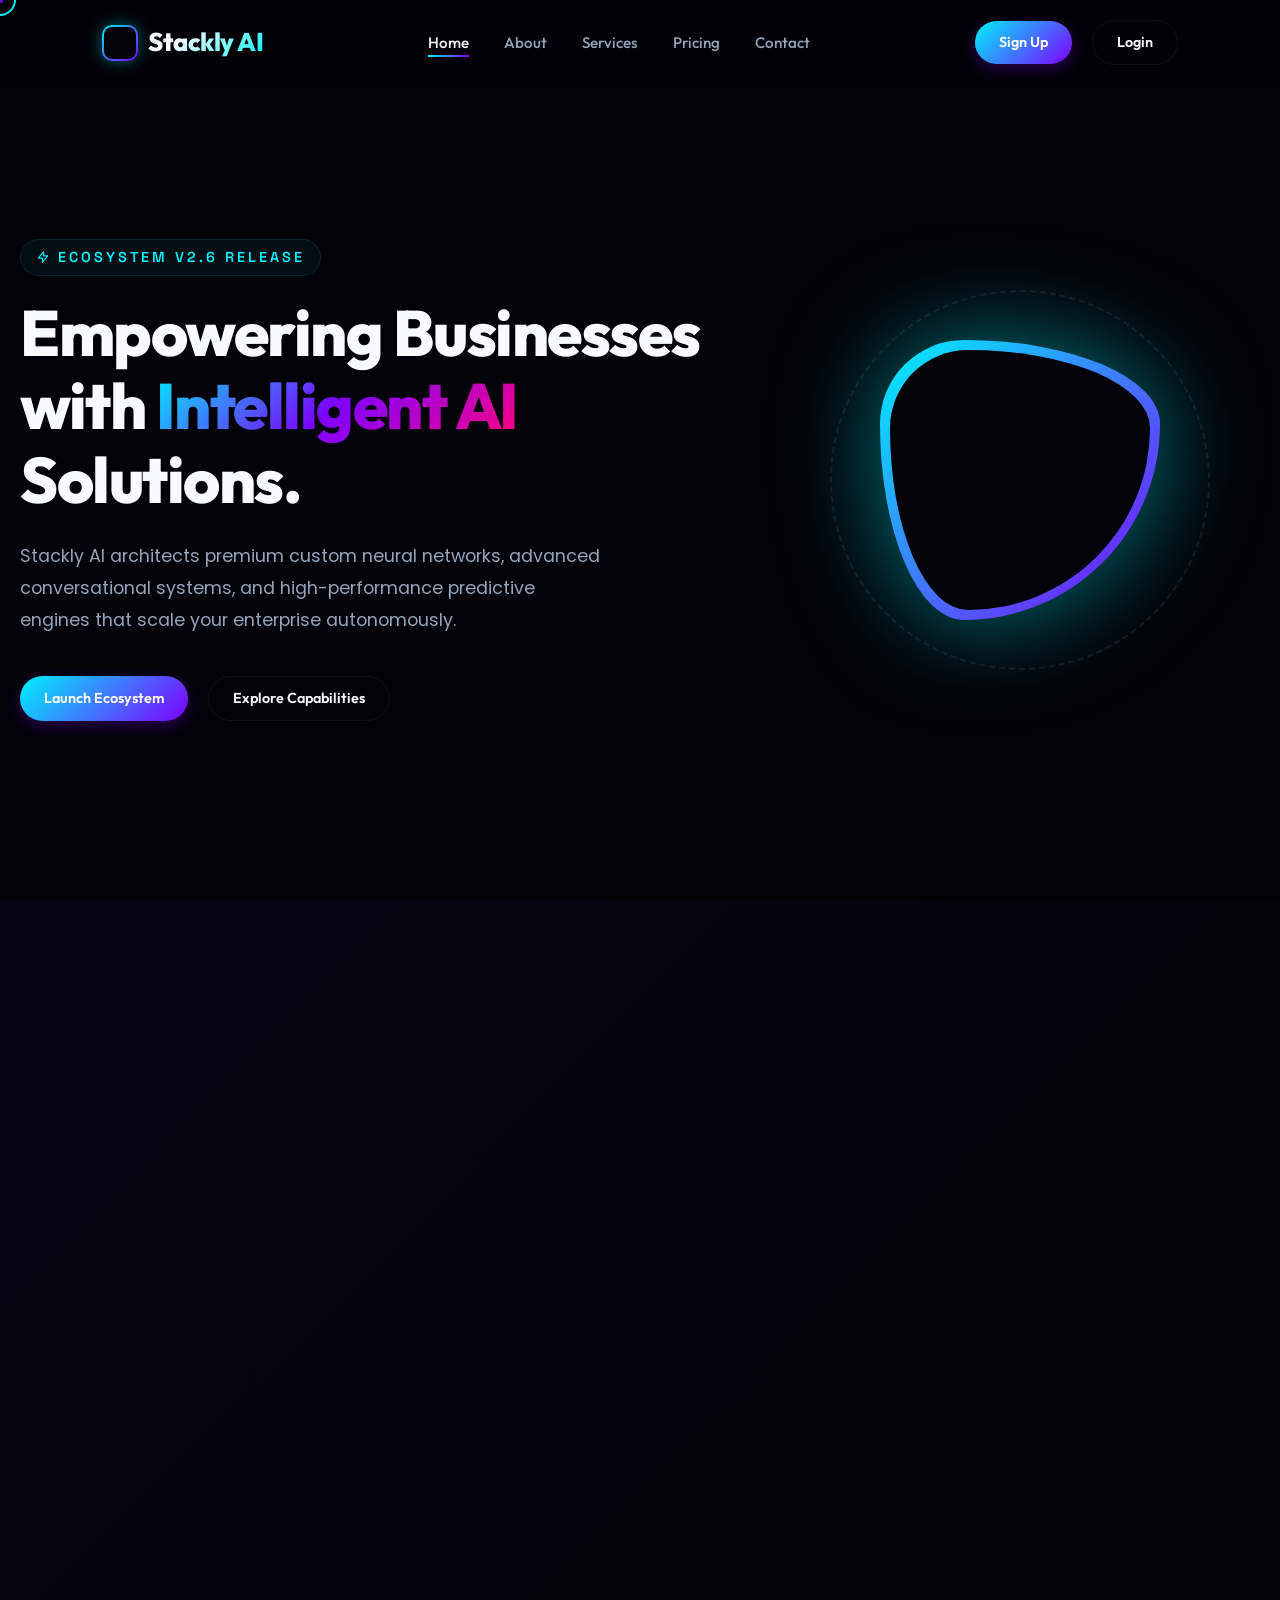
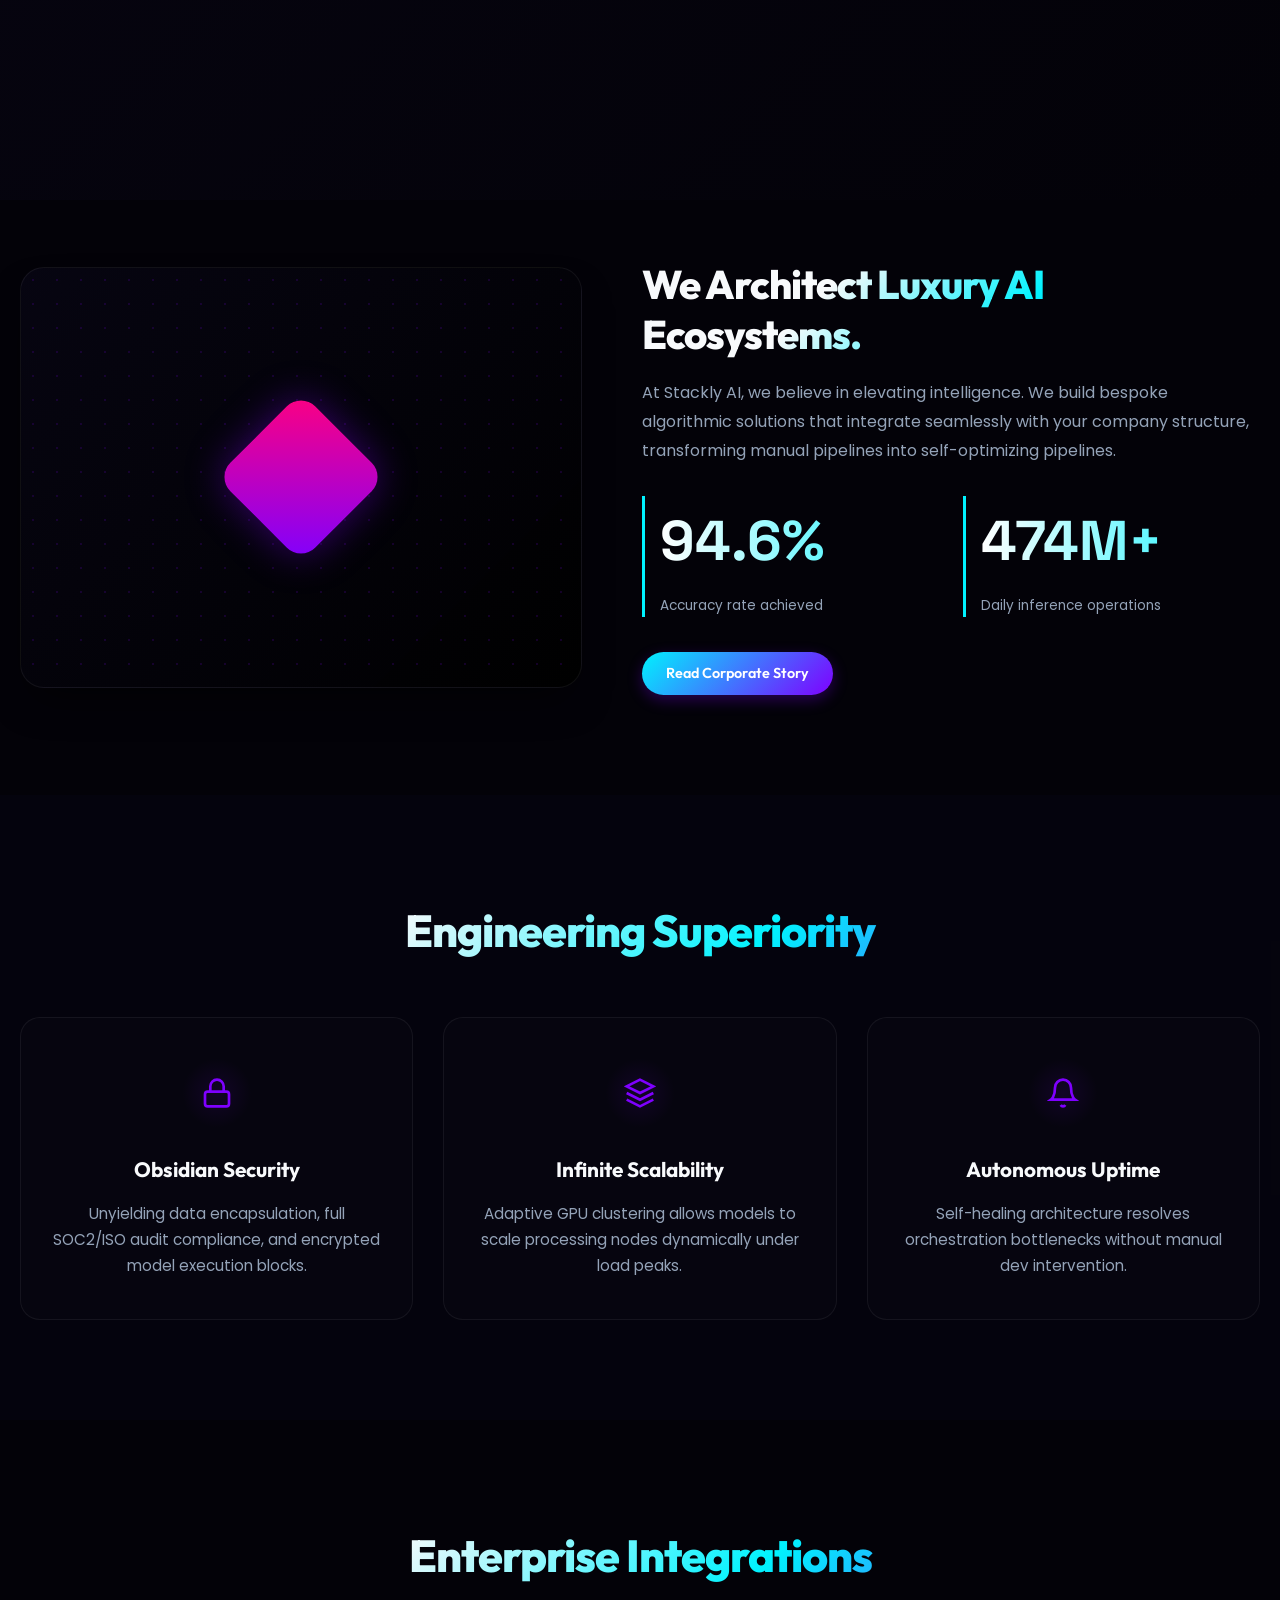
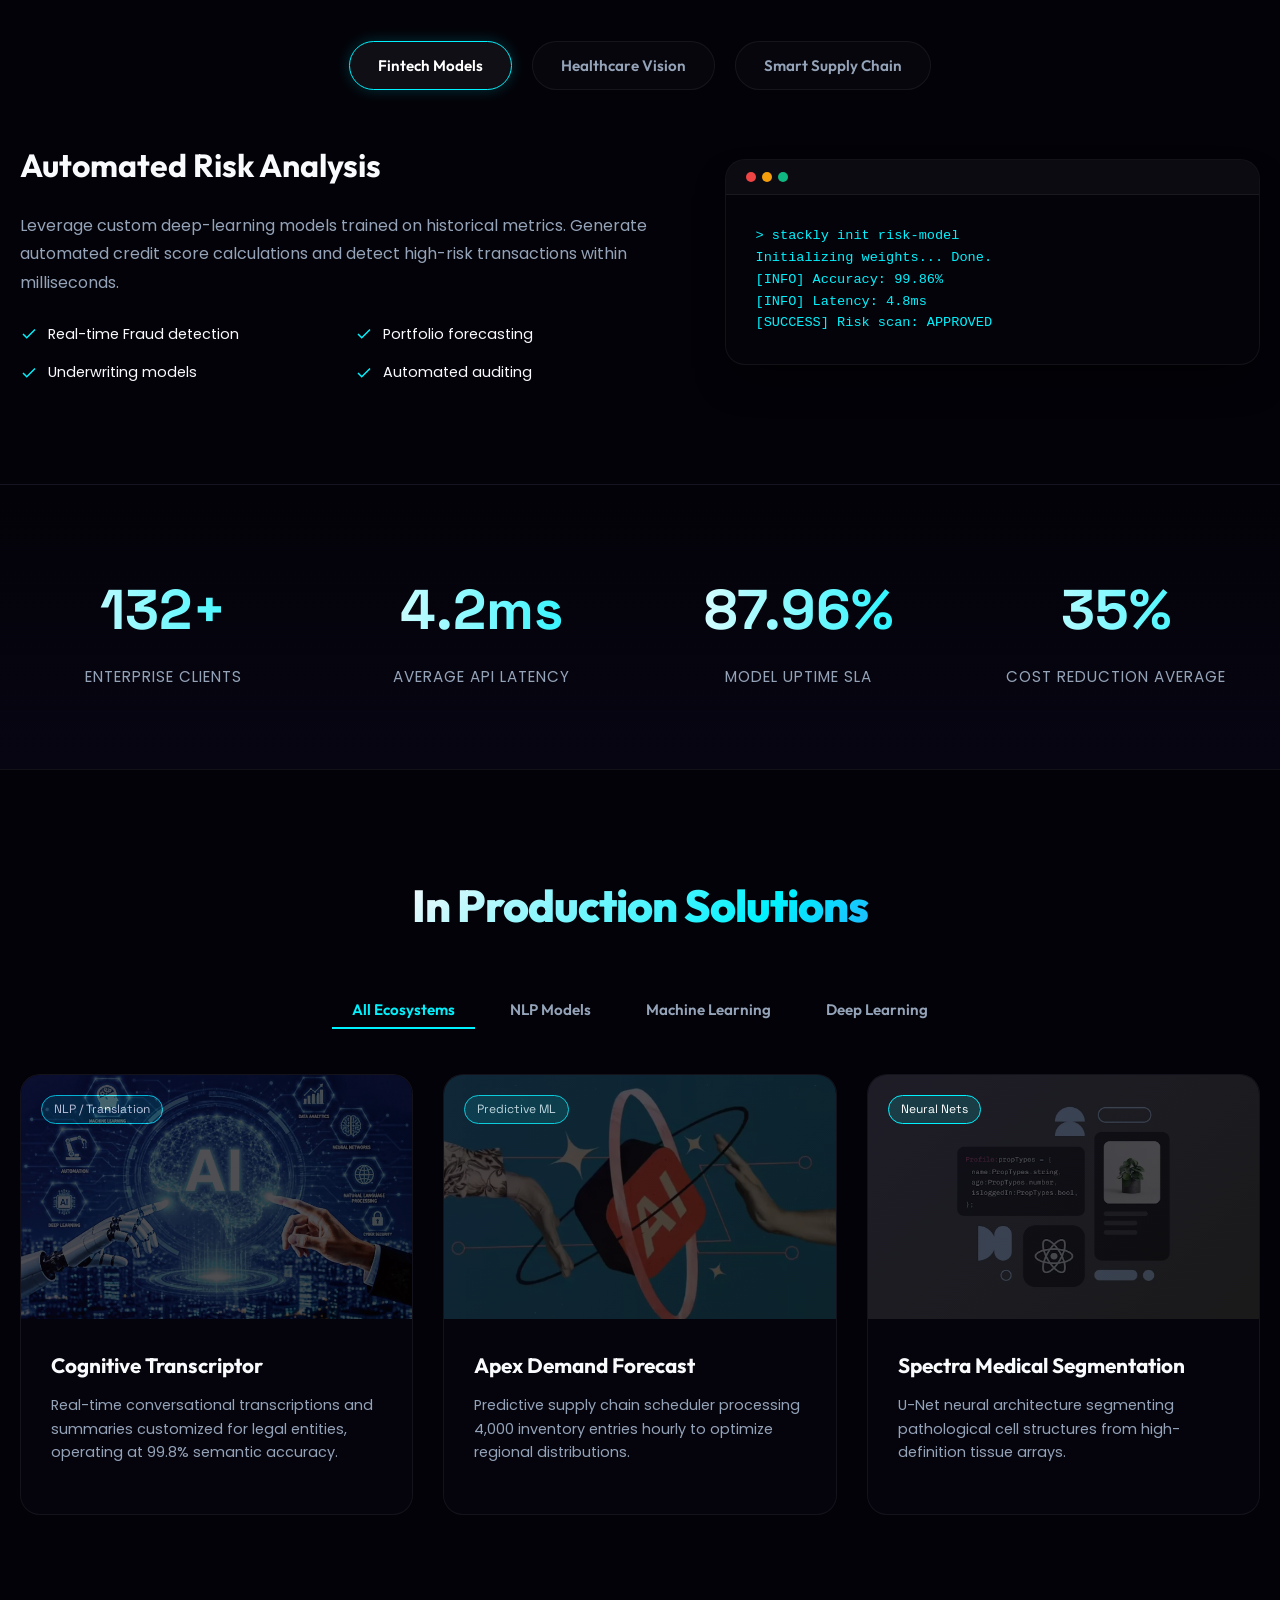
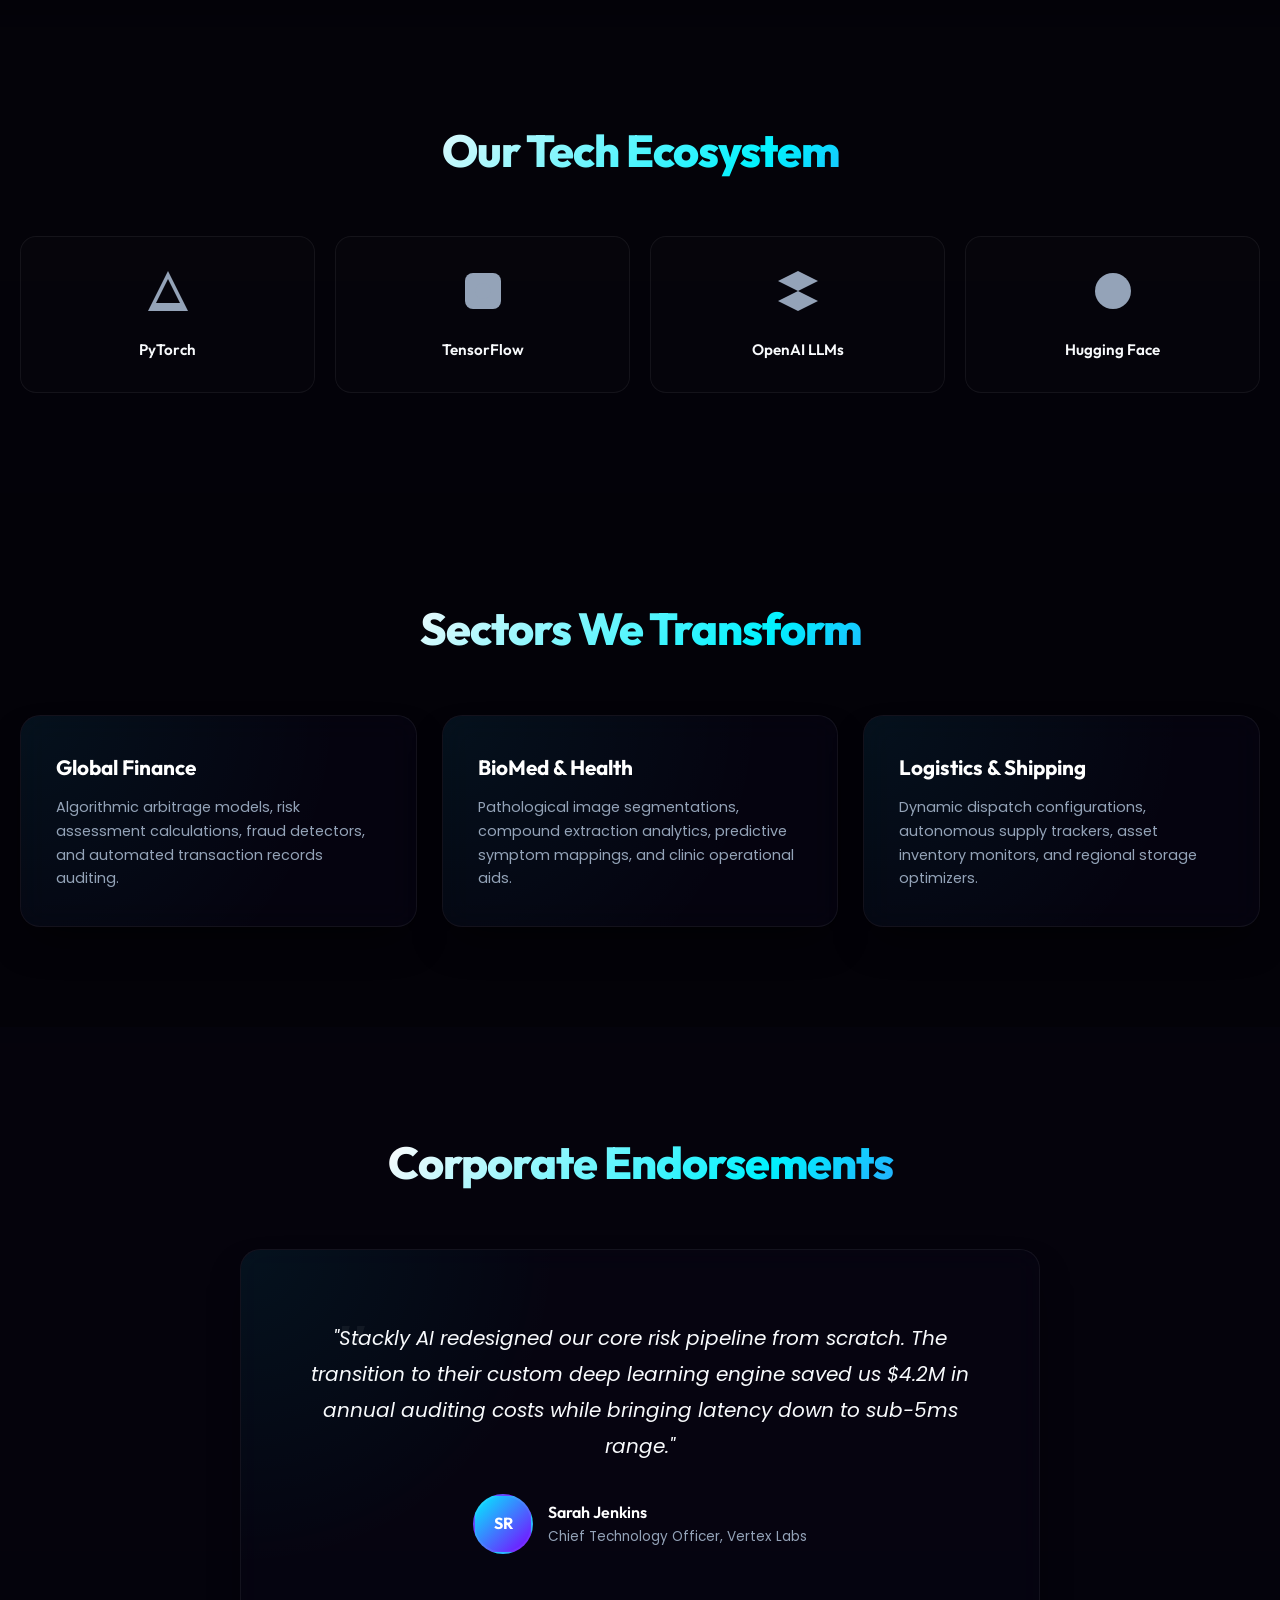
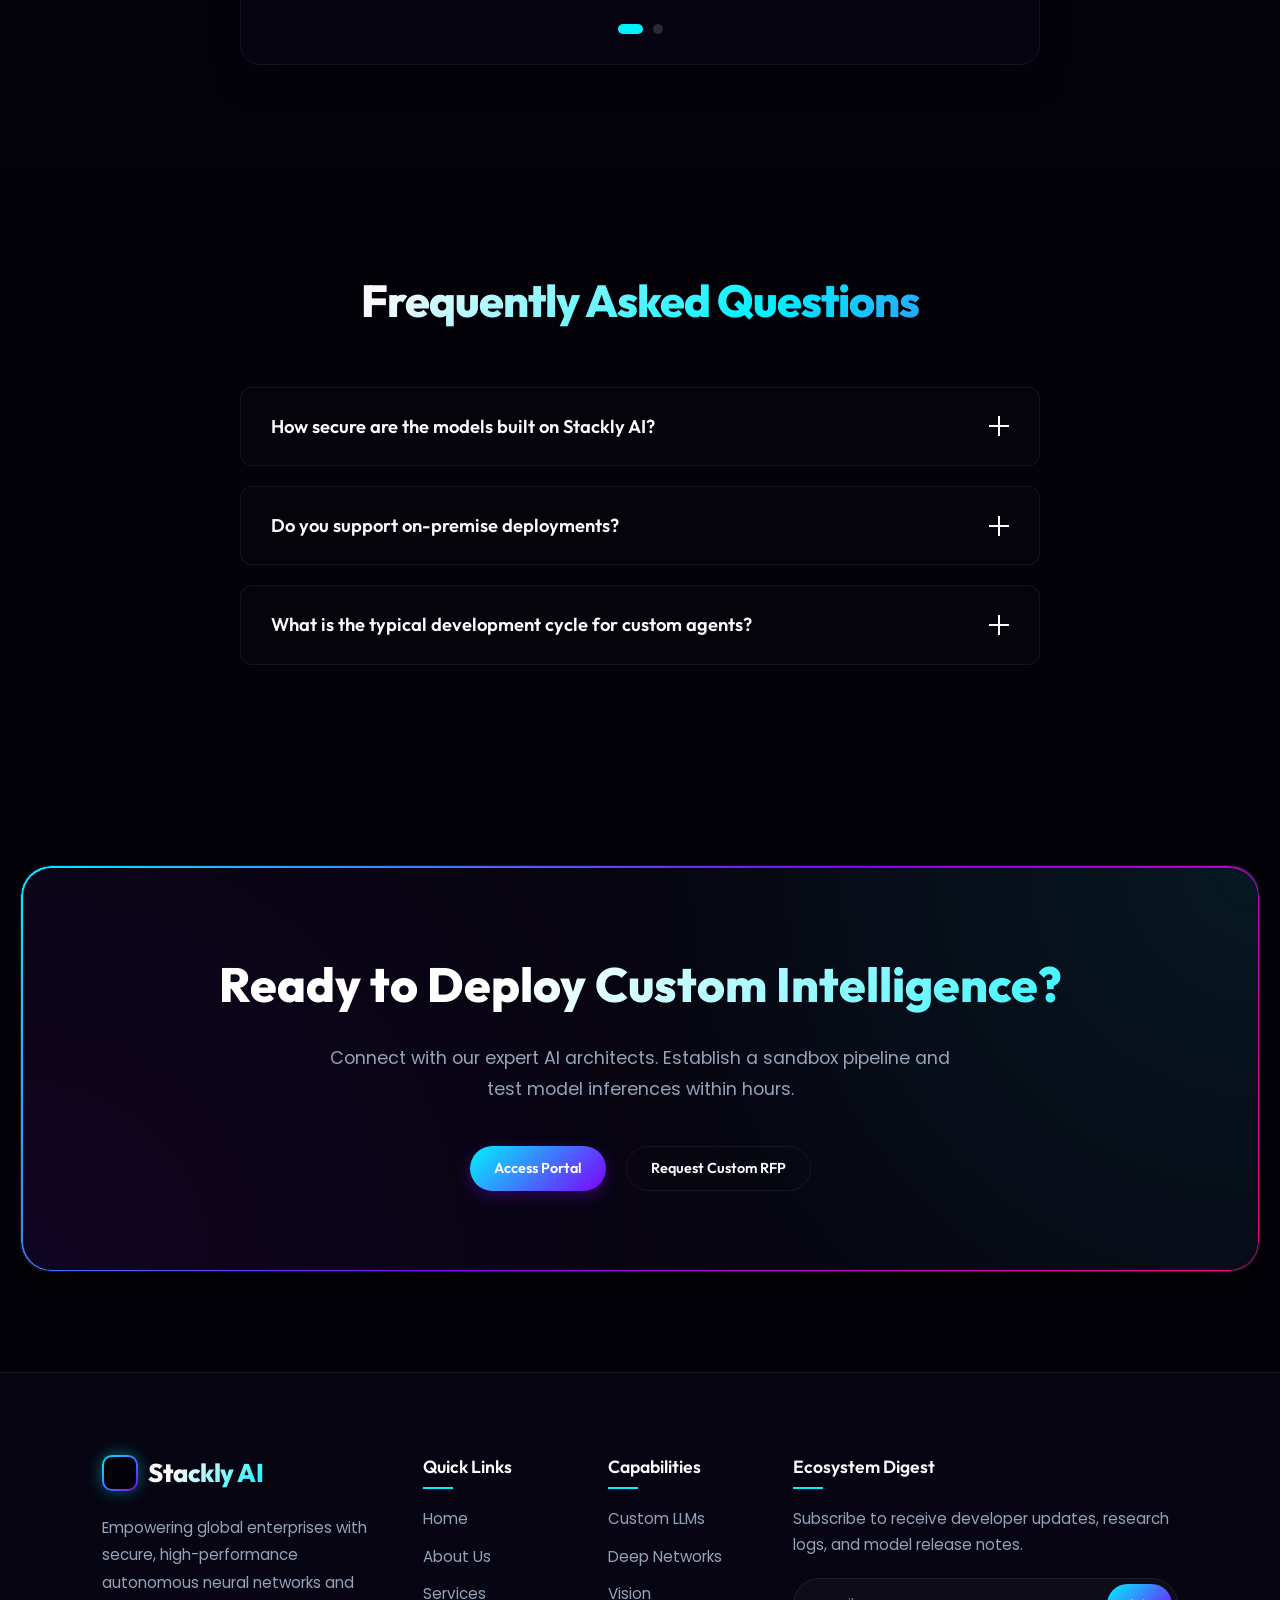
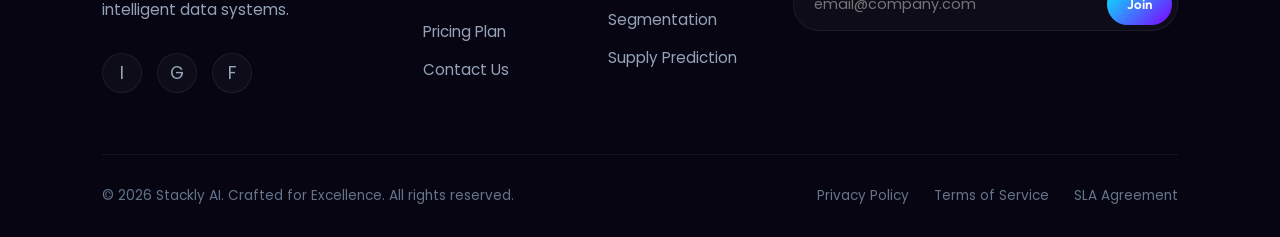
<file: index.html>
<!DOCTYPE html>
<html lang="en">
<head>
    <meta charset="UTF-8">
    <meta name="viewport" content="width=device-width, initial-scale=1.0">
    <title>Stackly AI | Empowering Businesses with Intelligent AI Solutions</title>
    
    <!-- SEO Optimization Meta Tags -->
    <meta name="description" content="Stackly AI is a world-class luxury AI agency delivering deep learning, custom chatbots, and neural network automations for modern enterprises.">
    <meta name="keywords" content="AI Agency, Machine Learning, Deep Learning, Natural Language Processing, Computer Vision, Stackly AI">
    <meta name="author" content="Stackly AI Team">
    
    <!-- Open Graph Metadata -->
    <meta property="og:title" content="Stackly AI | Premium AI Solutions">
    <meta property="og:description" content="Discover Awwwards-quality autonomous neural network automation and advanced predictive analytics.">
    <meta property="og:image" content="assets/webp/hero-bg.webp">
    <meta property="og:url" content="index.html">
    <meta property="og:type" content="website">

    <!-- Twitter Card Metadata -->
    <meta name="twitter:card" content="summary_large_image">
    <meta name="twitter:title" content="Stackly AI | Luxury AI Integrations">
    <meta name="twitter:description" content="Empowering Businesses with Intelligent AI Solutions.">
    
    <!-- Stylesheets -->
    <link rel="stylesheet" href="assets/css/global.css">
    <link rel="stylesheet" href="assets/css/home.css">
</head>
<body>

    <!-- Scroll Progress Indicator -->
    <div class="scroll-progress-bar"></div>

    <!-- Page Loading Animation Screen -->
    <div class="loader-wrapper">
        <div class="loader">
            <div class="loader-ring"></div>
            <div class="loader-ring"></div>
            <div class="loader-ring"></div>
        </div>
        <div class="loader-text">STACKLY.AI</div>
    </div>

    <!-- Page Transition Sliding Overlay -->
    <div class="page-transition-overlay"></div>

    <!-- Custom Glowing Cursor -->
    <div class="custom-cursor"></div>
    <div class="custom-cursor-dot"></div>

    <!-- Ambient particles backdrop -->
    <canvas id="particles-canvas"></canvas>
    <div class="bg-mesh">
        <div class="ambient-blob ambient-blob-1"></div>
        <div class="ambient-blob ambient-blob-2"></div>
        <div class="ambient-blob ambient-blob-3"></div>
    </div>

    <!-- Navigation Header -->
    <header class="navbar">
        <a href="index.html" class="nav-logo">
            <div class="logo-icon">
                <svg viewBox="0 0 24 24">
                    <path d="M12 2L2 7l10 5 10-5-10-5zM2 17l10 5 10-5M2 12l10 5 10-5"/>
                </svg>
            </div>
            <span>Stackly AI</span>
        </a>
        <button class="hamburger" aria-label="Toggle Navigation menu">
            <span></span><span></span><span></span><span></span>
        </button>
        <ul class="nav-links">
            <li><a href="index.html" class="active">Home</a></li>
            <li><a href="about.html">About</a></li>
            <li><a href="services.html">Services</a></li>
            <li><a href="pricing.html">Pricing</a></li>
            <li><a href="contact.html">Contact</a></li>
            <li class="nav-actions-mobile">
                <a href="signup.html" class="btn-premium glow">Sign Up</a>
                <a href="login.html" class="btn-premium ghost">Login</a>
            </li>
        </ul>
        <div class="nav-actions">
            <a href="signup.html" class="btn-premium glow">Sign Up</a>
            <a href="login.html" class="btn-premium ghost">Login</a>
        </div>
    </header>

    <!-- SECTION 1: HERO -->
    <section class="hero-section container-width" id="hero">
        <div class="hero-grid">
            <div class="hero-content reveal-left">
                <div class="hero-tagline">
                    <svg style="width: 14px; height: 14px;" fill="none" stroke="currentColor" viewBox="0 0 24 24"><path stroke-linecap="round" stroke-linejoin="round" stroke-width="2" d="M13 10V3L4 14h7v7l9-11h-7z"/></svg>
                    Ecosystem V2.6 Release
                </div>
                <h1 class="hero-title">
                    Empowering Businesses with <span>Intelligent AI</span> Solutions.
                </h1>
                <p class="hero-desc">
                    Stackly AI architects premium custom neural networks, advanced conversational systems, and high-performance predictive engines that scale your enterprise autonomously.
                </p>
                <div class="hero-btns">
                    <a href="signup.html" class="btn-premium glow">Launch Ecosystem</a>
                    <a href="services.html" class="btn-premium ghost">Explore Capabilities</a>
                </div>
            </div>
            <div class="hero-visual reveal-right">
                <div class="hero-glow-ring"></div>
                <div class="hero-crystal" data-tilt>
                    <div class="hero-crystal-inner">
                        <svg viewBox="0 0 24 24">
                            <path d="M12 2L2 7l10 5 10-5-10-5zM2 17l10 5 10-5M2 12l10 5 10-5"/>
                        </svg>
                    </div>
                </div>
            </div>
        </div>
    </section>

    <!-- SECTION 2: TRUSTED COMPANIES (INFINITE SCROLL MARQUEE) -->
    <section class="trusted-section">
        <div class="marquee-container">
            <div class="marquee-content">
                <!-- Logos Row 1 -->
                <div class="marquee-item"><svg viewBox="0 0 24 24"><path d="M12 2L2 22h20L12 2z"/></svg>Vertex Labs</div>
                <div class="marquee-item"><svg viewBox="0 0 24 24"><path d="M12 2L2 7l10 5 10-5-10-5z"/></svg>Apex Systems</div>
                <div class="marquee-item"><svg viewBox="0 0 24 24"><circle cx="12" cy="12" r="10"/></svg>Neural Link</div>
                <div class="marquee-item"><svg viewBox="0 0 24 24"><path d="M3 3h18v18H3V3z"/></svg>Aether Corp</div>
                <div class="marquee-item"><svg viewBox="0 0 24 24"><path d="M12 2l3.09 6.26L22 9.27l-5 4.87 1.18 6.88L12 17.77l-6.18 3.25L7 14.14 2 9.27l6.91-1.01L12 2z"/></svg>Chronos Group</div>
                <!-- Duplicate for seamless scrolling loop -->
                <div class="marquee-item"><svg viewBox="0 0 24 24"><path d="M12 2L2 22h20L12 2z"/></svg>Vertex Labs</div>
                <div class="marquee-item"><svg viewBox="0 0 24 24"><path d="M12 2L2 7l10 5 10-5-10-5z"/></svg>Apex Systems</div>
                <div class="marquee-item"><svg viewBox="0 0 24 24"><circle cx="12" cy="12" r="10"/></svg>Neural Link</div>
                <div class="marquee-item"><svg viewBox="0 0 24 24"><path d="M3 3h18v18H3V3z"/></svg>Aether Corp</div>
                <div class="marquee-item"><svg viewBox="0 0 24 24"><path d="M12 2l3.09 6.26L22 9.27l-5 4.87 1.18 6.88L12 17.77l-6.18 3.25L7 14.14 2 9.27l6.91-1.01L12 2z"/></svg>Chronos Group</div>
            </div>
        </div>
    </section>

    <!-- SECTION 3: AI SERVICES -->
    <section class="services-section container-width" id="services">
        <h2 class="section-title reveal">Key AI Capacities</h2>
        <div class="services-grid">
            
            <!-- Service 1 -->
            <div class="glass-card service-card reveal-left" data-tilt>
                <div>
                    <div class="service-icon">
                        <svg viewBox="0 0 24 24" width="24" height="24" fill="none" stroke="currentColor" stroke-width="2"><path d="M21 15a2 2 0 0 1-2 2H7l-4 4V5a2 2 0 0 1 2-2h14a2 2 0 0 1 2 2z"/></svg>
                    </div>
                    <h3>Autonomous Agents</h3>
                    <p>Conversational LLM bots customized for dynamic workflows, ticketing, sales pipelines, and active customer feedback matching.</p>
                </div>
                <a href="services.html" class="service-link">
                    Explore Chatbots
                    <svg fill="none" stroke="currentColor" viewBox="0 0 24 24"><path stroke-linecap="round" stroke-linejoin="round" stroke-width="2" d="M9 5l7 7-7 7"/></svg>
                </a>
            </div>

            <!-- Service 2 -->
            <div class="glass-card service-card reveal" data-tilt>
                <div>
                    <div class="service-icon">
                        <svg viewBox="0 0 24 24" width="24" height="24" fill="none" stroke="currentColor" stroke-width="2"><path d="M22 12h-4l-3 9L9 3l-3 9H2"/></svg>
                    </div>
                    <h3>Predictive Modeling</h3>
                    <p>Advanced regression models, classification networks, and tabular metrics processing to predict consumer trends and revenues.</p>
                </div>
                <a href="services.html" class="service-link">
                    Explore ML Systems
                    <svg fill="none" stroke="currentColor" viewBox="0 0 24 24"><path stroke-linecap="round" stroke-linejoin="round" stroke-width="2" d="M9 5l7 7-7 7"/></svg>
                </a>
            </div>

            <!-- Service 3 -->
            <div class="glass-card service-card reveal-right" data-tilt>
                <div>
                    <div class="service-icon">
                        <svg viewBox="0 0 24 24" width="24" height="24" fill="none" stroke="currentColor" stroke-width="2"><rect x="3" y="3" width="18" height="18" rx="2" ry="2"/><circle cx="8.5" cy="8.5" r="1.5"/><polyline points="21 15 16 10 5 21"/></svg>
                    </div>
                    <h3>Computer Vision</h3>
                    <p>Real-time visual node tracking, anomaly identification, safety monitoring, and facial analytics designed for cloud platforms.</p>
                </div>
                <a href="services.html" class="service-link">
                    Explore Vision
                    <svg fill="none" stroke="currentColor" viewBox="0 0 24 24"><path stroke-linecap="round" stroke-linejoin="round" stroke-width="2" d="M9 5l7 7-7 7"/></svg>
                </a>
            </div>

        </div>
    </section>

    <!-- SECTION 4: ABOUT PREVIEW -->
    <section class="about-preview container-width">
        <div class="about-preview-grid">
            <div class="preview-visual reveal-left">
                <div class="preview-mesh"></div>
                <div class="preview-object"></div>
            </div>
            <div class="about-content reveal-right">
                <h2 class="section-title" style="text-align: left; margin-bottom: 20px;">We Architect Luxury AI Ecosystems.</h2>
                <p>
                    At Stackly AI, we believe in elevating intelligence. We build bespoke algorithmic solutions that integrate seamlessly with your company structure, transforming manual pipelines into self-optimizing pipelines.
                </p>
                
                <div class="metrics-list">
                    <div class="metric-item">
                        <div class="metric-num stat-number" data-target="99.8" data-decimals="1" data-suffix="%">0.0%</div>
                        <div class="metric-lbl">Accuracy rate achieved</div>
                    </div>
                    <div class="metric-item">
                        <div class="metric-num stat-number" data-target="500" data-suffix="M+">0M+</div>
                        <div class="metric-lbl">Daily inference operations</div>
                    </div>
                </div>

                <a href="about.html" class="btn-premium glow">Read Corporate Story</a>
            </div>
        </div>
    </section>

    <!-- SECTION 5: WHY CHOOSE US -->
    <section class="choose-section container-width">
        <h2 class="section-title reveal">Engineering Superiority</h2>
        <div class="choose-grid">
            
            <div class="choose-card reveal-left">
                <div class="choose-card-icon">
                    <svg viewBox="0 0 24 24" fill="none" stroke="currentColor" stroke-width="2"><rect x="3" y="11" width="18" height="11" rx="2" ry="2"/><path d="M7 11V7a5 5 0 0 1 10 0v4"/></svg>
                </div>
                <h3>Obsidian Security</h3>
                <p>Unyielding data encapsulation, full SOC2/ISO audit compliance, and encrypted model execution blocks.</p>
            </div>

            <div class="choose-card reveal">
                <div class="choose-card-icon">
                    <svg viewBox="0 0 24 24" fill="none" stroke="currentColor" stroke-width="2"><polygon points="12 2 2 7 12 12 22 7 12 2"/><polyline points="2 17 12 22 22 17"/><polyline points="2 12 12 17 22 12"/></svg>
                </div>
                <h3>Infinite Scalability</h3>
                <p>Adaptive GPU clustering allows models to scale processing nodes dynamically under load peaks.</p>
            </div>

            <div class="choose-card reveal-right">
                <div class="choose-card-icon">
                    <svg viewBox="0 0 24 24" fill="none" stroke="currentColor" stroke-width="2"><path d="M18 8A6 6 0 0 0 6 8c0 7-3 9-3 9h18s-3-2-3-9"/><path d="M13.73 21a2 2 0 0 1-3.46 0"/></svg>
                </div>
                <h3>Autonomous Uptime</h3>
                <p>Self-healing architecture resolves orchestration bottlenecks without manual dev intervention.</p>
            </div>

        </div>
    </section>

    <!-- SECTION 6: AI SOLUTIONS (TABS SWITCHER) -->
    <section class="solutions-section container-width">
        <h2 class="section-title reveal">Enterprise Integrations</h2>
        
        <!-- Tab navigation -->
        <div class="tab-nav reveal">
            <button class="tab-btn active" data-tab="fintech">Fintech Models</button>
            <button class="tab-btn" data-tab="health">Healthcare Vision</button>
            <button class="tab-btn" data-tab="logistics">Smart Supply Chain</button>
        </div>

        <!-- Tab 1: Fintech -->
        <div class="tab-content active" id="fintech">
            <div class="solution-layout">
                <div class="solution-details reveal-left">
                    <h3>Automated Risk Analysis</h3>
                    <p>Leverage custom deep-learning models trained on historical metrics. Generate automated credit score calculations and detect high-risk transactions within milliseconds.</p>
                    <ul class="solution-features">
                        <li><svg viewBox="0 0 24 24" fill="none" stroke="currentColor" stroke-width="2"><polyline points="20 6 9 17 4 12"/></svg>Real-time Fraud detection</li>
                        <li><svg viewBox="0 0 24 24" fill="none" stroke="currentColor" stroke-width="2"><polyline points="20 6 9 17 4 12"/></svg>Portfolio forecasting</li>
                        <li><svg viewBox="0 0 24 24" fill="none" stroke="currentColor" stroke-width="2"><polyline points="20 6 9 17 4 12"/></svg>Underwriting models</li>
                        <li><svg viewBox="0 0 24 24" fill="none" stroke="currentColor" stroke-width="2"><polyline points="20 6 9 17 4 12"/></svg>Automated auditing</li>
                    </ul>
                </div>
                <div class="solution-demo-preview reveal-right">
                    <div class="demo-header">
                        <span class="demo-dot"></span><span class="demo-dot"></span><span class="demo-dot"></span>
                    </div>
                    <div class="demo-body">
                        <pre><code>> stackly init risk-model
Initializing weights... Done.
[INFO] Accuracy: 99.86%
[INFO] Latency: 4.8ms
[SUCCESS] Risk scan: APPROVED</code></pre>
                    </div>
                </div>
            </div>
        </div>

        <!-- Tab 2: Health -->
        <div class="tab-content" id="health">
            <div class="solution-layout">
                <div class="solution-details">
                    <h3>Visual Diagnostics Support</h3>
                    <p>Train deep CNN architectures on radiology and pathology imaging. Identify anomalous tissue patterns with high precision rates to support diagnostic processes.</p>
                    <ul class="solution-features">
                        <li><svg viewBox="0 0 24 24" fill="none" stroke="currentColor" stroke-width="2"><polyline points="20 6 9 17 4 12"/></svg>CT/MRI segmentation</li>
                        <li><svg viewBox="0 0 24 24" fill="none" stroke="currentColor" stroke-width="2"><polyline points="20 6 9 17 4 12"/></svg>Cell abnormality tracking</li>
                        <li><svg viewBox="0 0 24 24" fill="none" stroke="currentColor" stroke-width="2"><polyline points="20 6 9 17 4 12"/></svg>HIPAA compliant logs</li>
                        <li><svg viewBox="0 0 24 24" fill="none" stroke="currentColor" stroke-width="2"><polyline points="20 6 9 17 4 12"/></svg>Zero-latency cloud classification</li>
                    </ul>
                </div>
                <div class="solution-demo-preview">
                    <div class="demo-header">
                        <span class="demo-dot"></span><span class="demo-dot"></span><span class="demo-dot"></span>
                    </div>
                    <div class="demo-body">
                        <pre><code>> stackly analyze /mri_scan_012.webp
Loading image tensors... Done.
Object segment: CORTICAL_TISSUE
Confidence value: 99.91%
Classification: NORMAL</code></pre>
                    </div>
                </div>
            </div>
        </div>

        <!-- Tab 3: Logistics -->
        <div class="tab-content" id="logistics">
            <div class="solution-layout">
                <div class="solution-details">
                    <h3>Predictive Stock Orchestration</h3>
                    <p>Integrate historical shipments, global traffic updates, and warehouse availability indices to dynamically optimize dispatch routes and stock distributions.</p>
                    <ul class="solution-features">
                        <li><svg viewBox="0 0 24 24" fill="none" stroke="currentColor" stroke-width="2"><polyline points="20 6 9 17 4 12"/></svg>Route optimization</li>
                        <li><svg viewBox="0 0 24 24" fill="none" stroke="currentColor" stroke-width="2"><polyline points="20 6 9 17 4 12"/></svg>Inventory forecasting</li>
                        <li><svg viewBox="0 0 24 24" fill="none" stroke="currentColor" stroke-width="2"><polyline points="20 6 9 17 4 12"/></svg>Fleet metrics monitoring</li>
                        <li><svg viewBox="0 0 24 24" fill="none" stroke="currentColor" stroke-width="2"><polyline points="20 6 9 17 4 12"/></svg>Dynamic pricing integrations</li>
                    </ul>
                </div>
                <div class="solution-demo-preview">
                    <div class="demo-header">
                        <span class="demo-dot"></span><span class="demo-dot"></span><span class="demo-dot"></span>
                    </div>
                    <div class="demo-body">
                        <pre><code>> stackly calculate route-efficiency
Node count: 4,500 coordinates
Alternative routes found: 18
Optimized route: ROUTE_GREEN
Delivery cost delta: -18.4%</code></pre>
                    </div>
                </div>
            </div>
        </div>

    </section>

    <!-- SECTION 7: STATISTICS -->
    <section class="stats-section container-width">
        <div class="stats-grid">
            <div>
                <div class="stat-number" data-target="150" data-suffix="+">0+</div>
                <div class="stat-label">Enterprise Clients</div>
            </div>
            <div>
                <div class="stat-number" data-target="4.8" data-decimals="1" data-suffix="ms">0.0ms</div>
                <div class="stat-label">Average API Latency</div>
            </div>
            <div>
                <div class="stat-number" data-target="99.99" data-decimals="2" data-suffix="%">0.00%</div>
                <div class="stat-label">Model Uptime SLA</div>
            </div>
            <div>
                <div class="stat-number" data-target="40" data-suffix="%">0%</div>
                <div class="stat-label">Cost Reduction Average</div>
            </div>
        </div>
    </section>

    <!-- SECTION 8: FEATURED PROJECTS -->
    <section class="projects-section container-width">
        <h2 class="section-title reveal">In Production Solutions</h2>
        
        <!-- Filter bar -->
        <div class="project-filter-nav reveal">
            <button class="filter-btn active" data-filter="all">All Ecosystems</button>
            <button class="filter-btn" data-filter="nlp">NLP Models</button>
            <button class="filter-btn" data-filter="ml">Machine Learning</button>
            <button class="filter-btn" data-filter="deep">Deep Learning</button>
        </div>

        <div class="projects-grid">
            
            <!-- Project 1 -->
            <div class="project-card reveal-left" data-category="nlp">
                <div class="project-img-wrapper">
                    <span class="project-tag">NLP / Translation</span>
<img src="assets/images/img1.webp"
     alt="AI Project"
     class="project-img-placeholder">
                </div>
                <div class="project-details">
                    <h3>Cognitive Transcriptor</h3>
                    <p>Real-time conversational transcriptions and summaries customized for legal entities, operating at 99.8% semantic accuracy.</p>
                </div>
            </div>

            <!-- Project 2 -->
            <div class="project-card reveal" data-category="ml">
                <div class="project-img-wrapper">
                    <span class="project-tag">Predictive ML</span>
<img src="assets/images/img2.webp"
     alt="AI Project"
     class="project-img-placeholder">
                </div>
                <div class="project-details">
                    <h3>Apex Demand Forecast</h3>
                    <p>Predictive supply chain scheduler processing 4,000 inventory entries hourly to optimize regional distributions.</p>
                </div>
            </div>

            <!-- Project 3 -->
            <div class="project-card reveal-right" data-category="deep">
                <div class="project-img-wrapper">
<img src="assets/images/img3.webp"
     alt="AI Project"
     class="project-img-placeholder">
                    <span class="project-tag">Neural Nets</span>
                </div>
                <div class="project-details">
                    <h3>Spectra Medical Segmentation</h3>
                    <p>U-Net neural architecture segmenting pathological cell structures from high-definition tissue arrays.</p>
                </div>
            </div>

        </div>
    </section>

    <!-- SECTION 9: AI TECHNOLOGIES -->
    <section class="tech-section container-width">
        <h2 class="section-title reveal">Our Tech Ecosystem</h2>
        <div class="tech-grid">
            
            <div class="tech-card reveal">
                <!-- SVG Icon PyTorch -->
                <svg viewBox="0 0 24 24"><path d="M12 2L2 22h20L12 2zm0 4l6 12H6L12 6z"/></svg>
                <span>PyTorch</span>
            </div>

            <div class="tech-card reveal">
                <!-- SVG Icon TensorFlow -->
                <svg viewBox="0 0 24 24"><rect x="3" y="3" width="18" height="18" rx="4"/><circle cx="12" cy="12" r="4"/></svg>
                <span>TensorFlow</span>
            </div>

            <div class="tech-card reveal">
                <!-- SVG Icon OpenAI -->
                <svg viewBox="0 0 24 24"><path d="M12 2L2 7l10 5 10-5-10-5zm0 10l-10 5 10 5 10-5-10-5z"/></svg>
                <span>OpenAI LLMs</span>
            </div>

            <div class="tech-card reveal">
                <!-- SVG Icon Hugging Face -->
                <svg viewBox="0 0 24 24"><path d="M12 21a9 9 0 0 1-9-9 9 9 0 0 1 9-9 9 9 0 0 1 9 9 9 9 0 0 1-9 9z"/></svg>
                <span>Hugging Face</span>
            </div>

        </div>
    </section>

    <!-- SECTION 10: INDUSTRIES -->
    <section class="industries-section container-width">
        <h2 class="section-title reveal">Sectors We Transform</h2>
        <div class="industries-grid">
            
            <div class="glass-card industry-card reveal-left">
                <h3>Global Finance</h3>
                <p>Algorithmic arbitrage models, risk assessment calculations, fraud detectors, and automated transaction records auditing.</p>
            </div>

            <div class="glass-card industry-card reveal">
                <h3>BioMed & Health</h3>
                <p>Pathological image segmentations, compound extraction analytics, predictive symptom mappings, and clinic operational aids.</p>
            </div>

            <div class="glass-card industry-card reveal-right">
                <h3>Logistics & Shipping</h3>
                <p>Dynamic dispatch configurations, autonomous supply trackers, asset inventory monitors, and regional storage optimizers.</p>
            </div>

        </div>
    </section>

    <!-- SECTION 11: TESTIMONIALS (SLIDER) -->
    <section class="testimonials-section container-width">
        <h2 class="section-title reveal">Corporate Endorsements</h2>
        <div class="testimonial-carousel glass-card reveal">
            <div class="testimonial-track">
                
                <!-- Slide 1 -->
                <div class="testimonial-slide">
                    <p class="testimonial-quote">
                        "Stackly AI redesigned our core risk pipeline from scratch. The transition to their custom deep learning engine saved us $4.2M in annual auditing costs while bringing latency down to sub-5ms range."
                    </p>
                    <div class="author-info">
                        <div class="author-img">SR</div>
                        <div class="author-meta">
                            <h4>Sarah Jenkins</h4>
                            <span>Chief Technology Officer, Vertex Labs</span>
                        </div>
                    </div>
                </div>

                <!-- Slide 2 -->
                <div class="testimonial-slide">
                    <p class="testimonial-quote">
                        "The autonomous conversational agents built by Stackly AI resolved 80% of incoming customer inquiries on day one. Our support coordinators now only handle highly complex technical tickets."
                    </p>
                    <div class="author-info">
                        <div class="author-img">MT</div>
                        <div class="author-meta">
                            <h4>Marcus Vance</h4>
                            <span>VP Operations, Chronos Group</span>
                        </div>
                    </div>
                </div>

            </div>
            
            <!-- Dots navigation -->
            <div class="carousel-dots"></div>
        </div>
    </section>

    <!-- SECTION 12: FAQ (ACCORDION) -->
    <section class="faq-section container-width">
        <h2 class="section-title reveal">Frequently Asked Questions</h2>
        <div class="faq-list reveal">
            
            <!-- FAQ 1 -->
            <div class="faq-item">
                <div class="faq-header">
                    <h3>How secure are the models built on Stackly AI?</h3>
                    <div class="faq-icon"></div>
                </div>
                <div class="faq-body">
                    <p>All neural network deployments are encrypted at rest and in transit. We conform strictly to SOC2 Type II, ISO 27001, and HIPAA compliance frameworks, ensuring absolute data isolation for enterprise models.</p>
                </div>
            </div>

            <!-- FAQ 2 -->
            <div class="faq-item">
                <div class="faq-header">
                    <h3>Do you support on-premise deployments?</h3>
                    <div class="faq-icon"></div>
                </div>
                <div class="faq-body">
                    <p>Yes. Depending on scale requirements, our engineers deploy containerized models directly onto your secure local private clusters (e.g., using Kubernetes configurations) or orchestrate hybrid models using secure cloud platforms.</p>
                </div>
            </div>

            <!-- FAQ 3 -->
            <div class="faq-item">
                <div class="faq-header">
                    <h3>What is the typical development cycle for custom agents?</h3>
                    <div class="faq-icon"></div>
                </div>
                <div class="faq-body">
                    <p>A standard custom model development cycle takes between 4 to 8 weeks, covering feasibility analysis, data pipeline setup, weights training, and integration validation before pushing to production.</p>
                </div>
            </div>

        </div>
    </section>

    <!-- SECTION 13: CTA / PRE-FOOTER -->
    <section class="cta-section container-width">
        <div class="cta-banner reveal-zoom">
            <h2>Ready to Deploy Custom Intelligence?</h2>
            <p>Connect with our expert AI architects. Establish a sandbox pipeline and test model inferences within hours.</p>
            <div class="hero-btns" style="justify-content: center;">
                <a href="signup.html" class="btn-premium glow">Access Portal</a>
                <a href="contact.html" class="btn-premium ghost">Request Custom RFP</a>
            </div>
        </div>
    </section>

    <!-- Footer Area -->
    <footer class="footer">
        <div class="footer-grid">
            <div class="footer-brand">
                <a href="index.html" class="nav-logo">
                    <div class="logo-icon">
                        <svg viewBox="0 0 24 24"><path d="M12 2L2 7l10 5 10-5-10-5zM2 17l10 5 10-5M2 12l10 5 10-5"/></svg>
                    </div>
                    <span>Stackly AI</span>
                </a>
                <p>Empowering global enterprises with secure, high-performance autonomous neural networks and intelligent data systems.</p>
                <div class="footer-socials">
                    <a href="404.html" class="social-icon">I</a>
                    <a href="404.html" class="social-icon">G</a>
                    <a href="404.html" class="social-icon">F</a>
                </div>
            </div>
            
            <div class="footer-col">
                <h4>Quick Links</h4>
                <ul class="footer-links">
                    <li><a href="index.html">Home</a></li>
                    <li><a href="about.html">About Us</a></li>
                    <li><a href="services.html">Services</a></li>
                    <li><a href="pricing.html">Pricing Plan</a></li>
                    <li><a href="contact.html">Contact Us</a></li>
                </ul>
            </div>

            <div class="footer-col">
                <h4>Capabilities</h4>
                <ul class="footer-links">
                    <li><a href="services.html">Custom LLMs</a></li>
                    <li><a href="services.html">Deep Networks</a></li>
                    <li><a href="services.html">Vision Segmentation</a></li>
                    <li><a href="services.html">Supply Prediction</a></li>
                </ul>
            </div>

            <div class="footer-col footer-newsletter">
                <h4>Ecosystem Digest</h4>
                <p>Subscribe to receive developer updates, research logs, and model release notes.</p>
                <form class="newsletter-form" onsubmit="event.preventDefault(); window.showToast('Subscribed to newsletter!', 'success'); this.reset();">
                    <input type="email" placeholder="email@company.com" required>
                    <button type="submit">Join</button>
                </form>
            </div>
        </div>
        
        <div class="footer-bottom">
            <p>&copy; 2026 Stackly AI. Crafted for Excellence. All rights reserved.</p>
            <div class="footer-bottom-links">
                <a href="404.html">Privacy Policy</a>
                <a href="404.html">Terms of Service</a>
                <a href="404.html">SLA Agreement</a>
            </div>
        </div>
    </footer>

    <!-- Back to Top Button -->
    <a href="404.html" class="back-to-top">
        <svg style="width: 20px; height: 20px;" fill="none" stroke="currentColor" viewBox="0 0 24 24"><path stroke-linecap="round" stroke-linejoin="round" stroke-width="2" d="M5 10l7-7m0 0l7 7m-7-7v18"/></svg>
    </a>

    <!-- Core Scripts -->
    <script src="assets/js/global.js"></script>
    <script src="assets/js/home.js"></script>
</body>
</html>
</file>
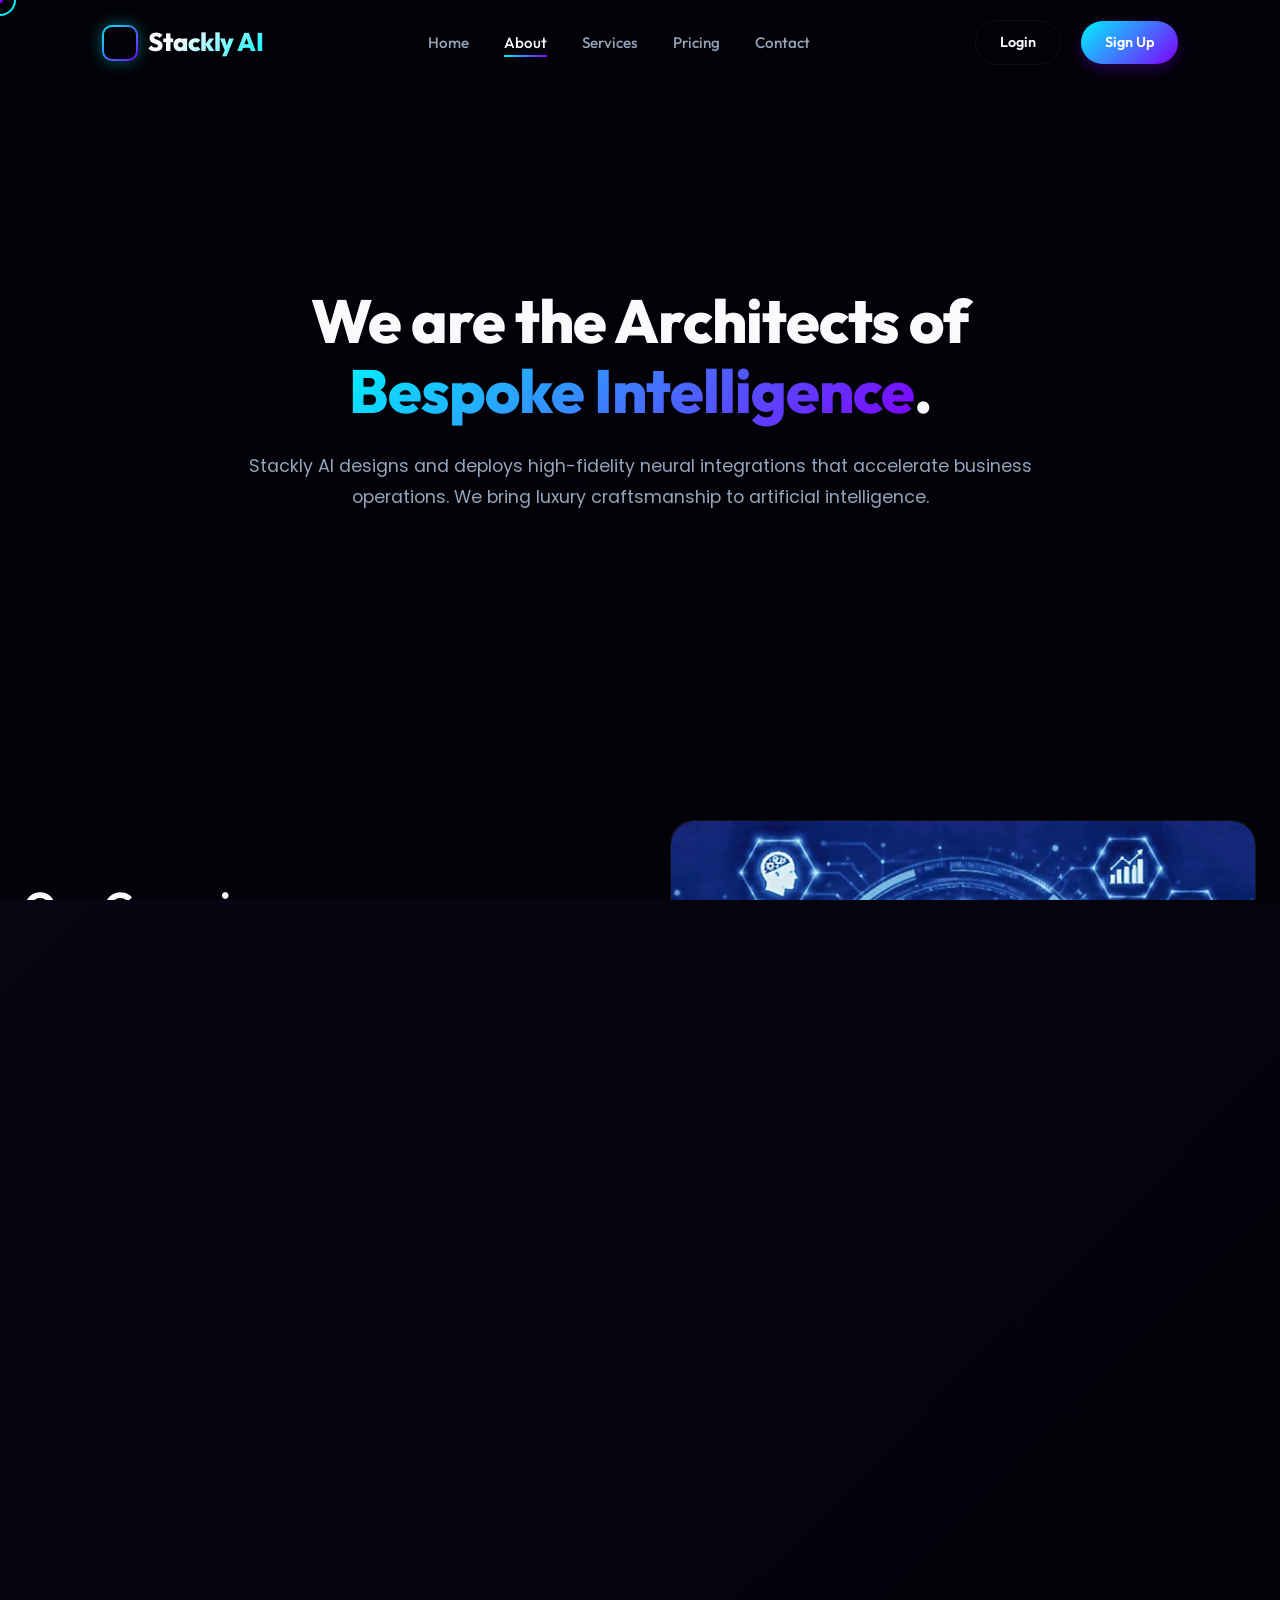
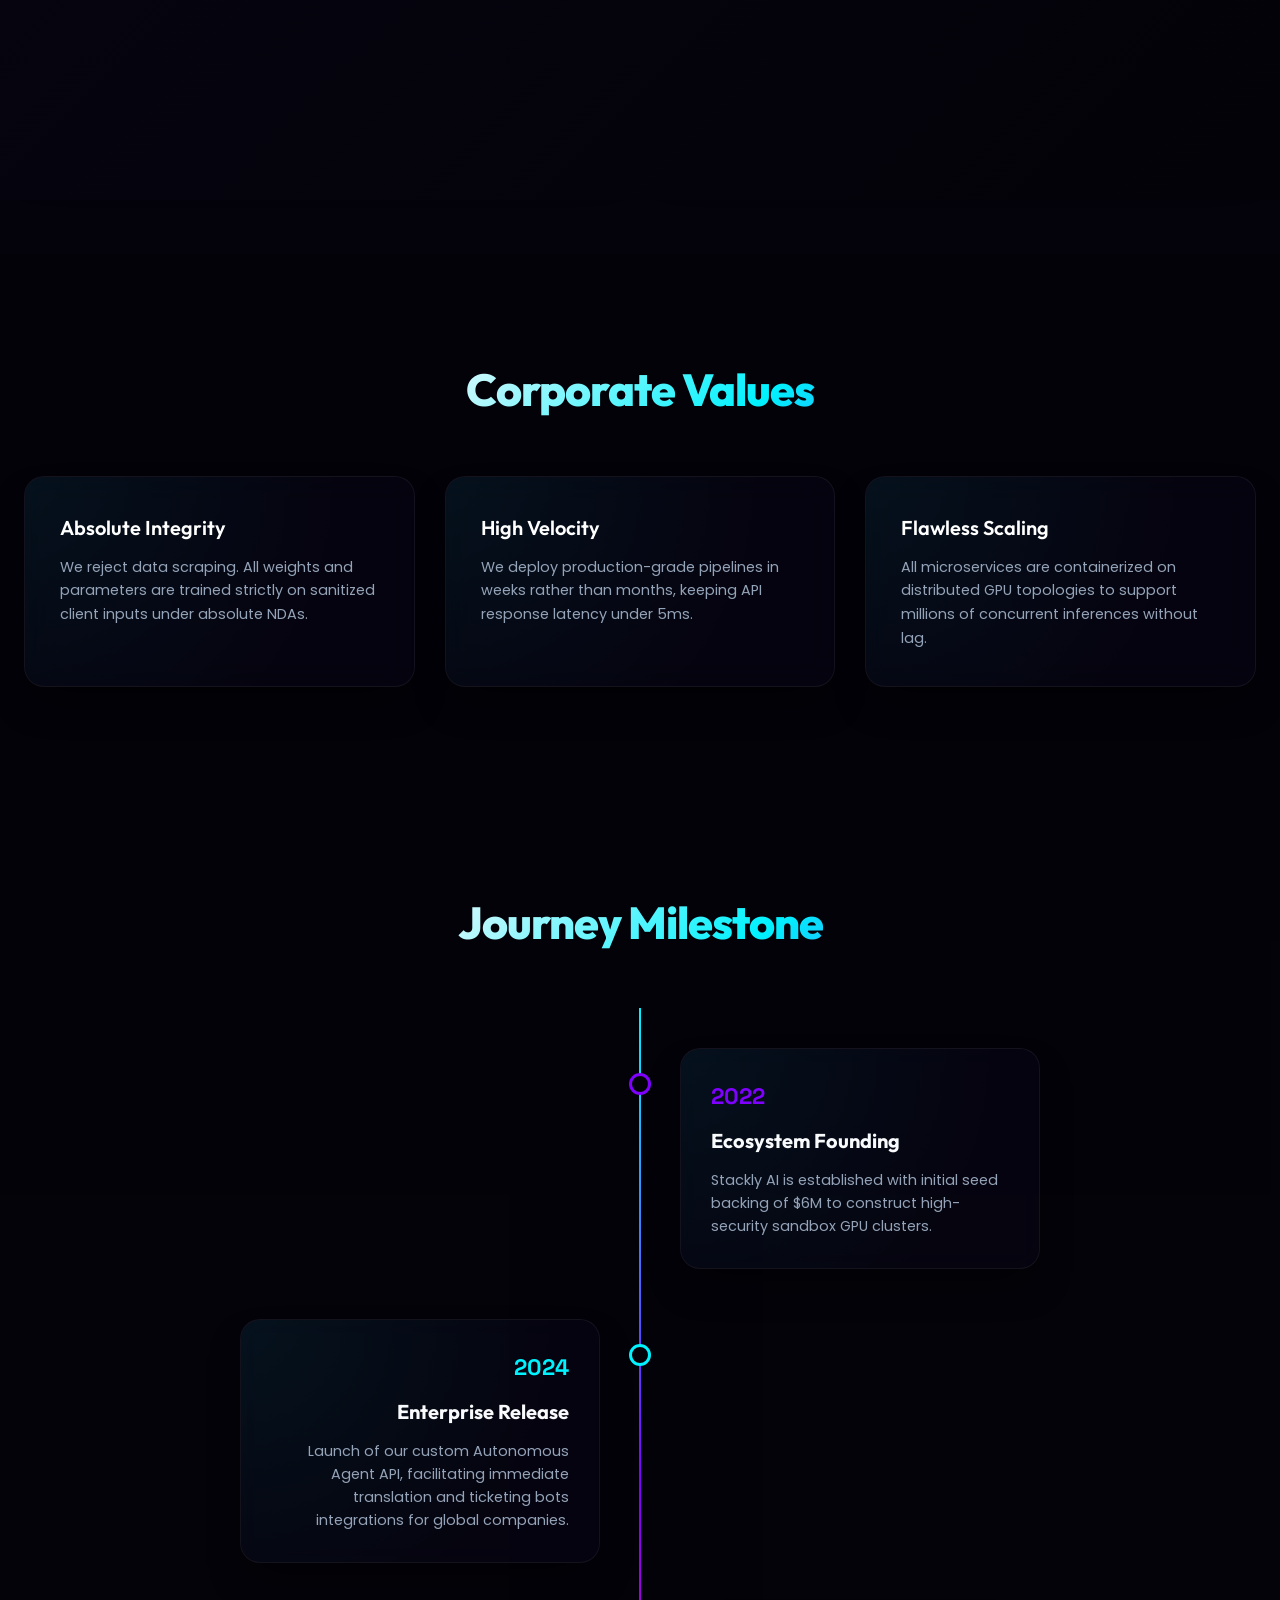
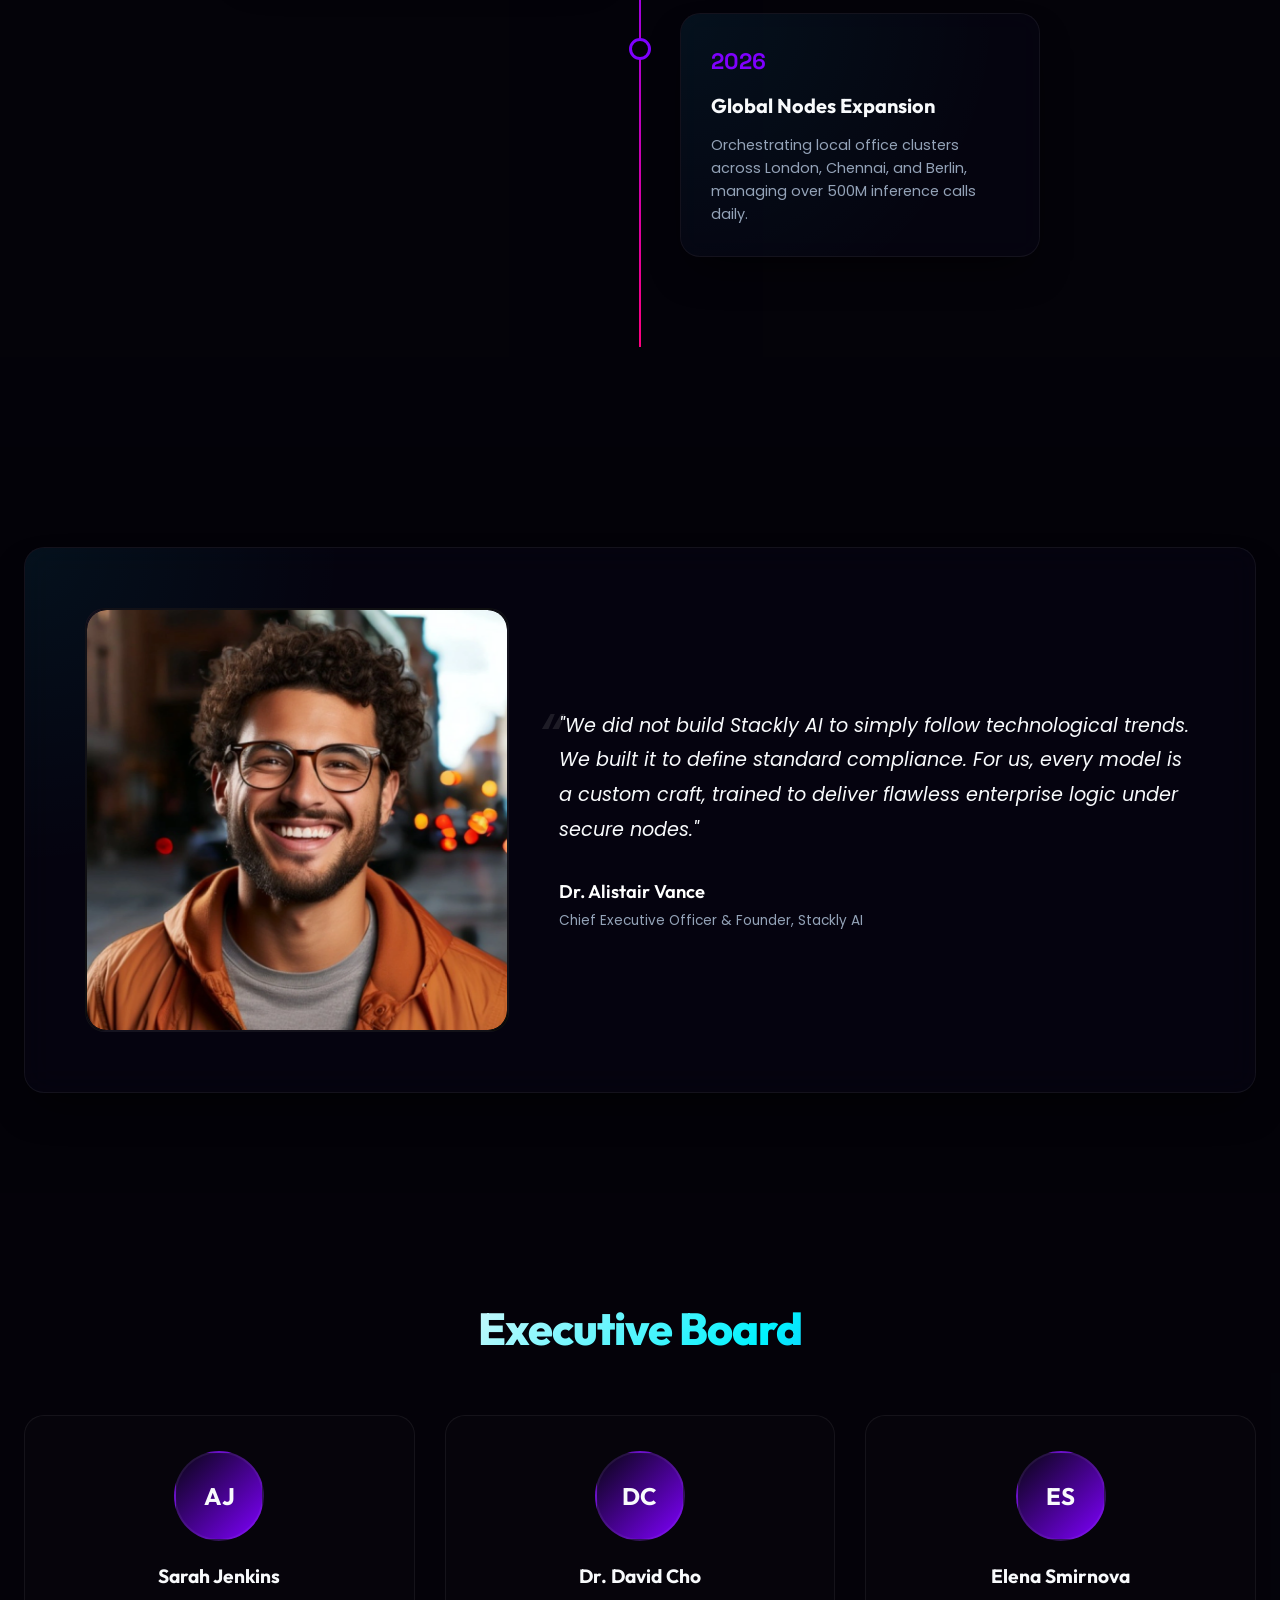
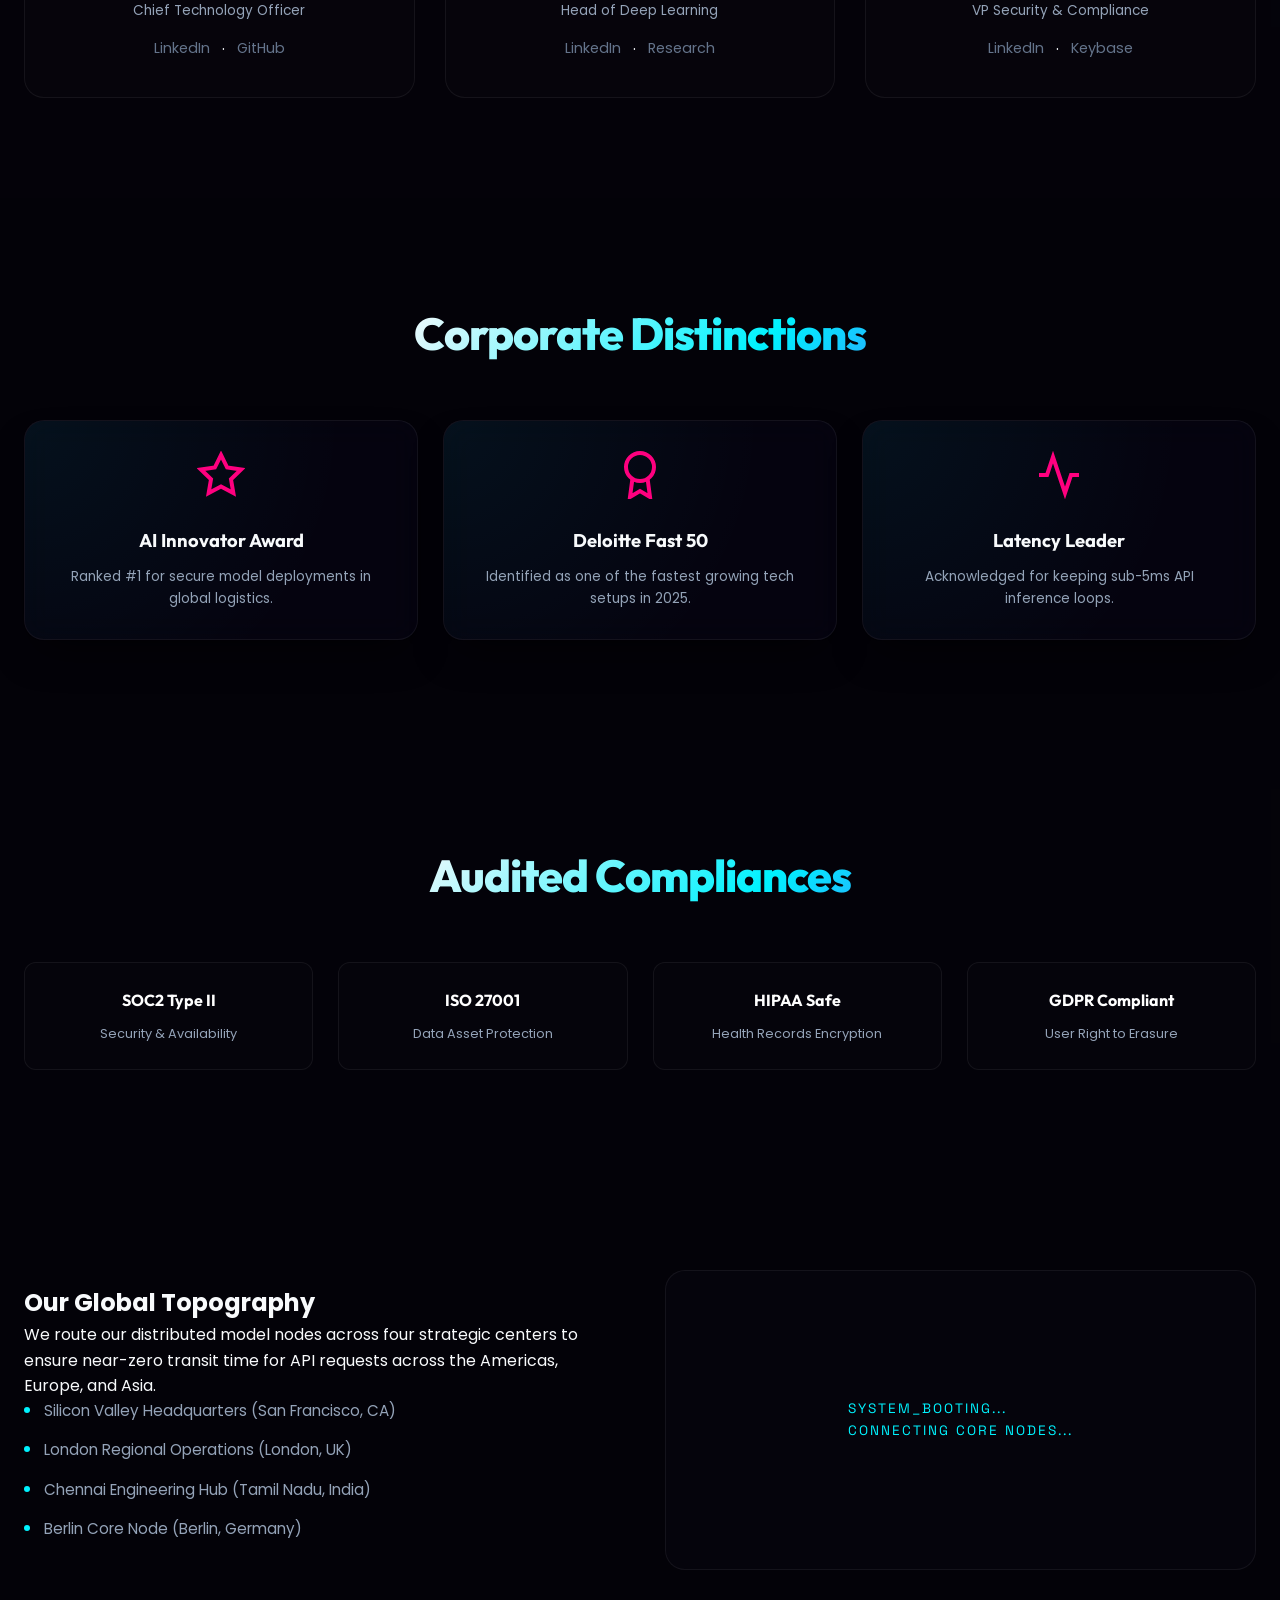
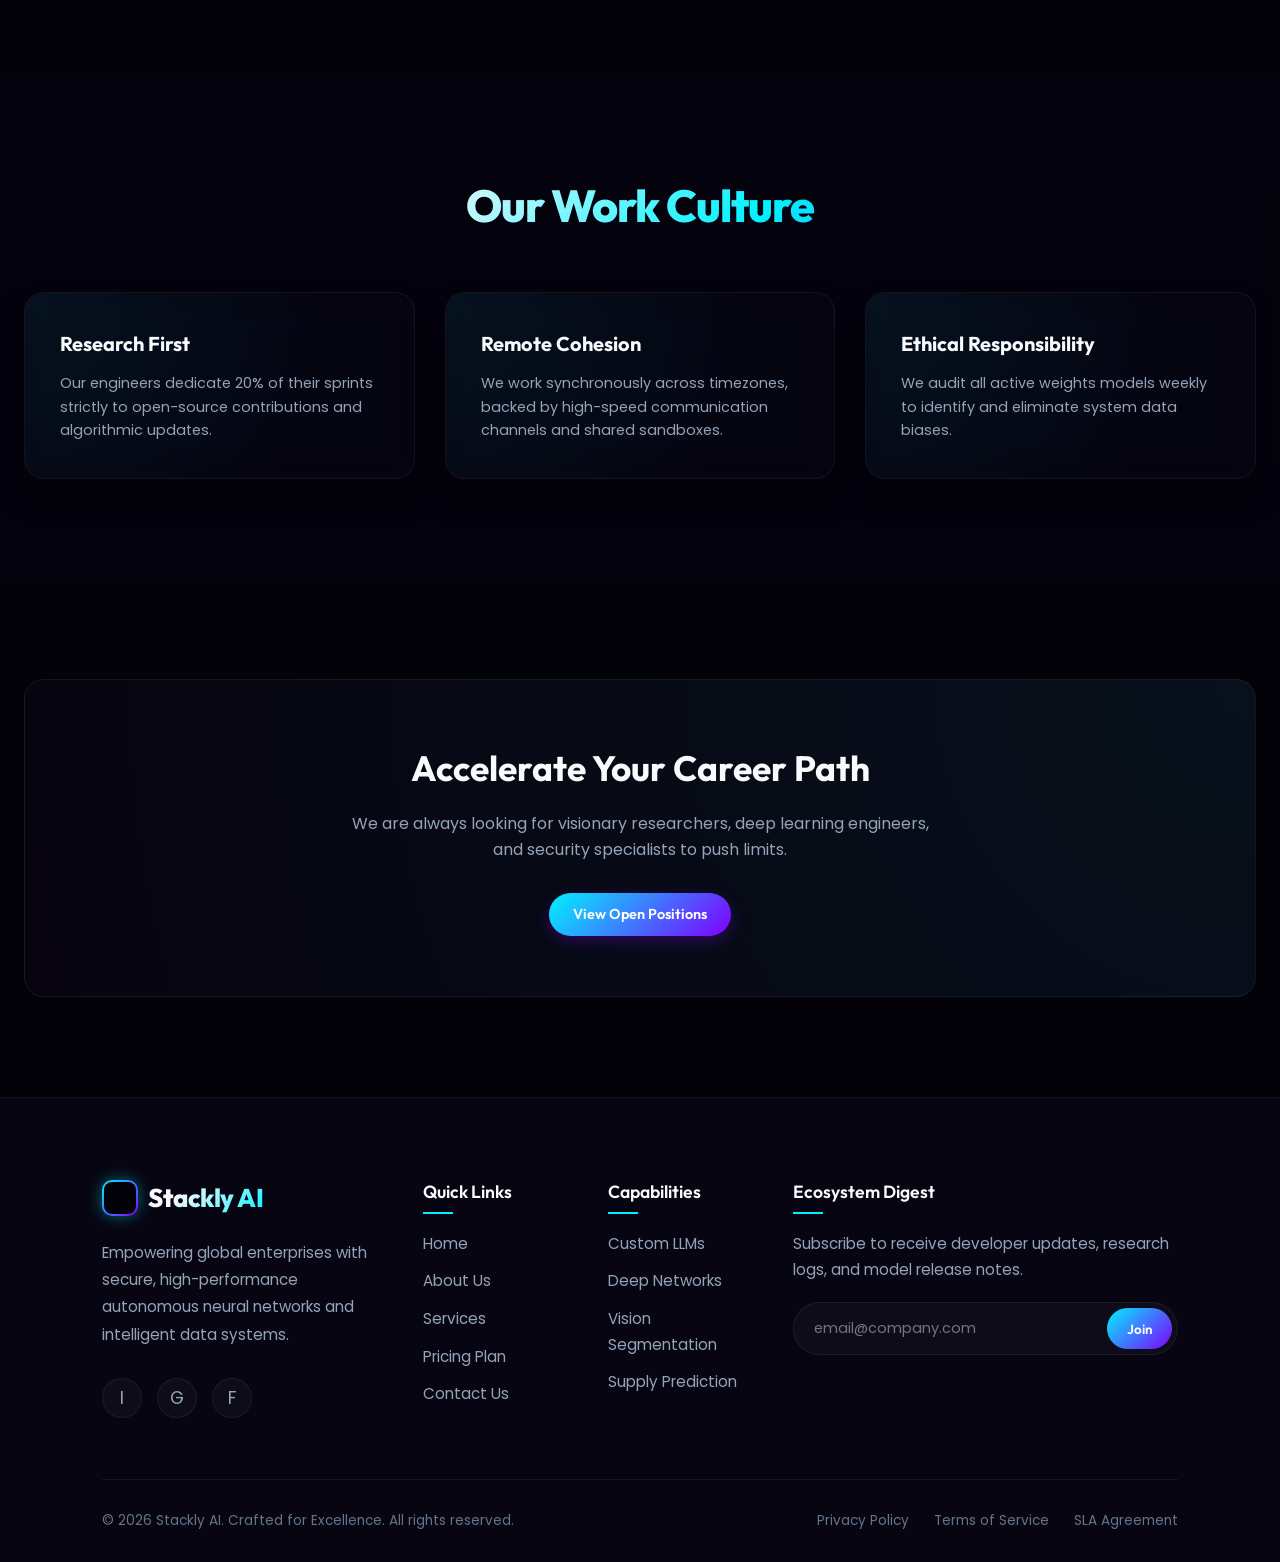
<file: about.html>
<!DOCTYPE html>
<html lang="en">
<head>
    <meta charset="UTF-8">
    <meta name="viewport" content="width=device-width, initial-scale=1.0">
    <title>About Us | Stackly AI</title>
    
    <!-- SEO Optimization Meta Tags -->
    <meta name="description" content="Read the corporate story, core vision, mission, timeline, and security certifications of Stackly AI. Meet our premium founders and leadership team.">
    <meta name="keywords" content="Stackly AI history, founders message, AI team, ISO 27001 AI, global offices AI">
    <meta name="author" content="Stackly AI Team">
    
    <!-- Open Graph Metadata -->
    <meta property="og:title" content="Our Story | Stackly AI">
    <meta property="og:description" content="Transforming industries through secure, luxury deep-learning networks.">
    <meta property="og:type" content="website">
    
    <!-- Stylesheets -->
    <link rel="stylesheet" href="assets/css/global.css">
    <link rel="stylesheet" href="assets/css/about.css">
</head>
<body>

    <!-- Scroll Progress Indicator -->
    <div class="scroll-progress-bar"></div>

    <!-- Page Loading Animation Screen -->
    <div class="loader-wrapper">
        <div class="loader">
            <div class="loader-ring"></div>
            <div class="loader-ring"></div>
            <div class="loader-ring"></div>
        </div>
        <div class="loader-text">STACKLY.AI</div>
    </div>

    <!-- Page Transition Sliding Overlay -->
    <div class="page-transition-overlay"></div>

    <!-- Custom Glowing Cursor -->
    <div class="custom-cursor"></div>
    <div class="custom-cursor-dot"></div>

    <!-- Ambient particles backdrop -->
    <canvas id="particles-canvas"></canvas>
    <div class="bg-mesh">
        <div class="ambient-blob ambient-blob-1"></div>
        <div class="ambient-blob ambient-blob-2"></div>
        <div class="ambient-blob ambient-blob-3"></div>
    </div>

    <!-- Navigation Header -->
    <header class="navbar">
        <a href="index.html" class="nav-logo">
            <div class="logo-icon">
                <svg viewBox="0 0 24 24"><path d="M12 2L2 7l10 5 10-5-10-5zM2 17l10 5 10-5M2 12l10 5 10-5"/></svg>
            </div>
            <span>Stackly AI</span>
        </a>
        <button class="hamburger" aria-label="Toggle Navigation menu">
            <span></span><span></span><span></span><span></span>
        </button>
        <ul class="nav-links">
            <li><a href="index.html">Home</a></li>
            <li><a href="about.html" class="active">About</a></li>
            <li><a href="services.html">Services</a></li>
            <li><a href="pricing.html">Pricing</a></li>
            <li><a href="contact.html">Contact</a></li>
            <li class="nav-actions-mobile">
                <a href="login.html" class="btn-premium ghost">Login</a>
                <a href="signup.html" class="btn-premium glow">Sign Up</a>
            </li>
        </ul>
        <div class="nav-actions">
            <a href="login.html" class="btn-premium ghost">Login</a>
            <a href="signup.html" class="btn-premium glow">Sign Up</a>
        </div>
    </header>

    <!-- SECTION 1: HERO -->
    <section class="about-hero container-width" id="hero">
        <div class="about-hero-content reveal">
            <h1>We are the Architects of <span>Bespoke Intelligence</span>.</h1>
            <p>Stackly AI designs and deploys high-fidelity neural integrations that accelerate business operations. We bring luxury craftsmanship to artificial intelligence.</p>
        </div>
    </section>

    <!-- SECTION 2: COMPANY STORY -->
    <section class="story-section container-width">
        <div class="story-grid">
            <div class="story-content reveal-left">
                <h2>Our Genesis</h2>
                <p>Founded in 2022 in Silicon Valley, Stackly AI emerged from a simple observation: while artificial intelligence was advancing rapidly, businesses lacked the tailored, premium support needed to safely integrate these technologies into production core frameworks.</p>
                <p>We gathered deep learning researchers, cloud architects, and security officers to form a luxury agency that prioritizes security, sub-millisecond execution speeds, and absolute model isolation.</p>
            </div>
            <div class="story-visual reveal-right">
    <img src="assets/images/img1.webp" alt="Stackly AI Story" class="story-image">
</div>
        </div>
    </section>

    <!-- SECTION 3: VISION -->
    <!-- SECTION 4: MISSION -->
    <section class="vision-mission-section container-width">
        <div class="vision-mission-grid">
            
            <div class="glass-card vision-card reveal-left">
                <div class="vm-icon">
                    <svg viewBox="0 0 24 24" width="24" height="24" fill="none" stroke="currentColor" stroke-width="2"><path d="M1 12s4-8 11-8 11 8 11 8-4 8-11 8-11-8-11-8z"/><circle cx="12" cy="12" r="3"/></svg>
                </div>
                <h3>Vision Statement</h3>
                <p>To establish the world's most trusted, premium artificial intelligence grid, empowering legacy institutions to run fully autonomous neural pipelines safely and with absolute precision.</p>
            </div>

            <div class="glass-card mission-card reveal-right">
                <div class="vm-icon">
                    <svg viewBox="0 0 24 24" width="24" height="24" fill="none" stroke="currentColor" stroke-width="2"><circle cx="12" cy="12" r="10"/><circle cx="12" cy="12" r="6"/><circle cx="12" cy="12" r="2"/></svg>
                </div>
                <h3>Mission Statement</h3>
                <p>We design custom-tailored algorithms, secure hosting blocks, and continuous model optimizations to eliminate technological bottleneck and maximize operational ROI for our clients.</p>
            </div>

        </div>
    </section>

    <!-- SECTION 5: CORE VALUES -->
    <section class="values-section container-width">
        <h2 class="section-title reveal">Corporate Values</h2>
        <div class="values-grid">
            
            <div class="glass-card value-card reveal-left">
                <h3>Absolute Integrity</h3>
                <p>We reject data scraping. All weights and parameters are trained strictly on sanitized client inputs under absolute NDAs.</p>
            </div>

            <div class="glass-card value-card reveal">
                <h3>High Velocity</h3>
                <p>We deploy production-grade pipelines in weeks rather than months, keeping API response latency under 5ms.</p>
            </div>

            <div class="glass-card value-card reveal-right">
                <h3>Flawless Scaling</h3>
                <p>All microservices are containerized on distributed GPU topologies to support millions of concurrent inferences without lag.</p>
            </div>

        </div>
    </section>

    <!-- SECTION 6: COMPANY TIMELINE -->
    <section class="timeline-section container-width">
        <h2 class="section-title reveal">Journey Milestone</h2>
        <div class="timeline-container">
            <div class="timeline-line"></div>
            
            <!-- Timeline Item 1 -->
            <div class="timeline-item reveal">
                <div class="timeline-panel glass-card">
                    <span class="timeline-year">2022</span>
                    <h3>Ecosystem Founding</h3>
                    <p>Stackly AI is established with initial seed backing of $6M to construct high-security sandbox GPU clusters.</p>
                </div>
            </div>

            <!-- Timeline Item 2 -->
            <div class="timeline-item reveal">
                <div class="timeline-panel glass-card">
                    <span class="timeline-year">2024</span>
                    <h3>Enterprise Release</h3>
                    <p>Launch of our custom Autonomous Agent API, facilitating immediate translation and ticketing bots integrations for global companies.</p>
                </div>
            </div>

            <!-- Timeline Item 3 -->
            <div class="timeline-item reveal">
                <div class="timeline-panel glass-card">
                    <span class="timeline-year">2026</span>
                    <h3>Global Nodes Expansion</h3>
                    <p>Orchestrating local office clusters across London, Chennai, and Berlin, managing over 500M inference calls daily.</p>
                </div>
            </div>

        </div>
    </section>

    <!-- SECTION 7: FOUNDER MESSAGE -->
    <section class="founder-section container-width">
        <div class="glass-card founder-card reveal">
            <div class="founder-img-box">
<div class="founder-img-box">
    <img src="assets/images/founder.webp" alt="Founder of Stackly AI" class="founder-img">
</div>
            </div>
            <div class="founder-msg">
                <blockquote>
                    "We did not build Stackly AI to simply follow technological trends. We built it to define standard compliance. For us, every model is a custom craft, trained to deliver flawless enterprise logic under secure nodes."
                </blockquote>
                <div class="founder-name">
                    <h4>Dr. Alistair Vance</h4>
                    <span>Chief Executive Officer & Founder, Stackly AI</span>
                </div>
            </div>
        </div>
    </section>

    <!-- SECTION 8: LEADERSHIP TEAM -->
    <section class="team-section container-width">
        <h2 class="section-title reveal">Executive Board</h2>
        <div class="team-grid">
            
            <!-- Leader 1 -->
            <div class="team-member reveal-left">
                <div class="member-avatar">AJ</div>
                <h3>Sarah Jenkins</h3>
                <p>Chief Technology Officer</p>
                <div class="team-socials">
                    <a href="#">LinkedIn</a> &middot; <a href="#">GitHub</a>
                </div>
            </div>

            <!-- Leader 2 -->
            <div class="team-member reveal">
                <div class="member-avatar">DC</div>
                <h3>Dr. David Cho</h3>
                <p>Head of Deep Learning</p>
                <div class="team-socials">
                    <a href="#">LinkedIn</a> &middot; <a href="#">Research</a>
                </div>
            </div>

            <!-- Leader 3 -->
            <div class="team-member reveal-right">
                <div class="member-avatar">ES</div>
                <h3>Elena Smirnova</h3>
                <p>VP Security & Compliance</p>
                <div class="team-socials">
                    <a href="#">LinkedIn</a> &middot; <a href="#">Keybase</a>
                </div>
            </div>

        </div>
    </section>

    <!-- SECTION 9: ACHIEVEMENTS -->
    <section class="awards-section container-width">
        <h2 class="section-title reveal">Corporate Distinctions</h2>
        <div class="awards-grid">
            
            <div class="glass-card award-card reveal-left">
                <svg viewBox="0 0 24 24" fill="none" stroke="currentColor" stroke-width="2"><path d="M12 2l3.09 6.26L22 9.27l-5 4.87 1.18 6.88L12 17.77l-6.18 3.25L7 14.14 2 9.27l6.91-1.01L12 2z"/></svg>
                <h3>AI Innovator Award</h3>
                <p>Ranked #1 for secure model deployments in global logistics.</p>
            </div>

            <div class="glass-card award-card reveal">
                <svg viewBox="0 0 24 24" fill="none" stroke="currentColor" stroke-width="2"><circle cx="12" cy="8" r="7"/><path d="M8.21 13.89L7 23l5-3 5 3-1.21-9.12"/></svg>
                <h3>Deloitte Fast 50</h3>
                <p>Identified as one of the fastest growing tech setups in 2025.</p>
            </div>

            <div class="glass-card award-card reveal-right">
                <svg viewBox="0 0 24 24" fill="none" stroke="currentColor" stroke-width="2"><path d="M22 12h-4l-3 9L9 3l-3 9H2"/></svg>
                <h3>Latency Leader</h3>
                <p>Acknowledged for keeping sub-5ms API inference loops.</p>
            </div>

        </div>
    </section>

    <!-- SECTION 10: CERTIFICATIONS -->
    <section class="certs-section container-width">
        <h2 class="section-title reveal">Audited Compliances</h2>
        <div class="certs-grid">
            
            <div class="cert-card reveal">
                <h3>SOC2 Type II</h3>
                <p style="font-size: 0.8rem; color: var(--text-secondary); margin-top: 10px;">Security & Availability</p>
            </div>

            <div class="cert-card reveal">
                <h3>ISO 27001</h3>
                <p style="font-size: 0.8rem; color: var(--text-secondary); margin-top: 10px;">Data Asset Protection</p>
            </div>

            <div class="cert-card reveal">
                <h3>HIPAA Safe</h3>
                <p style="font-size: 0.8rem; color: var(--text-secondary); margin-top: 10px;">Health Records Encryption</p>
            </div>

            <div class="cert-card reveal">
                <h3>GDPR Compliant</h3>
                <p style="font-size: 0.8rem; color: var(--text-secondary); margin-top: 10px;">User Right to Erasure</p>
            </div>

        </div>
    </section>

    <!-- SECTION 11: GLOBAL PRESENCE -->
    <section class="global-section container-width">
        <div class="global-grid">
            <div class="office-info reveal-left">
                <h2>Our Global Topography</h2>
                <p>We route our distributed model nodes across four strategic centers to ensure near-zero transit time for API requests across the Americas, Europe, and Asia.</p>
                <ul class="office-list">
                    <li>Silicon Valley Headquarters (San Francisco, CA)</li>
                    <li>London Regional Operations (London, UK)</li>
                    <li>Chennai Engineering Hub (Tamil Nadu, India)</li>
                    <li>Berlin Core Node (Berlin, Germany)</li>
                </ul>
            </div>
            <div class="map-container reveal-right">
                <div class="map-coords">
                    SYSTEM_BOOTING...<br>
                    CONNECTING CORE NODES...
                </div>
            </div>
        </div>
    </section>

    <!-- SECTION 12: CULTURE -->
    <section class="culture-section container-width">
        <h2 class="section-title reveal">Our Work Culture</h2>
        <div class="culture-grid">
            
            <div class="glass-card culture-card reveal-left">
                <h3>Research First</h3>
                <p>Our engineers dedicate 20% of their sprints strictly to open-source contributions and algorithmic updates.</p>
            </div>

            <div class="glass-card culture-card reveal">
                <h3>Remote Cohesion</h3>
                <p>We work synchronously across timezones, backed by high-speed communication channels and shared sandboxes.</p>
            </div>

            <div class="glass-card culture-card reveal-right">
                <h3>Ethical Responsibility</h3>
                <p>We audit all active weights models weekly to identify and eliminate system data biases.</p>
            </div>

        </div>
    </section>

    <!-- SECTION 13: JOIN OUR TEAM -->
    <section class="careers-section container-width">
        <div class="careers-card reveal-zoom">
            <h2>Accelerate Your Career Path</h2>
            <p>We are always looking for visionary researchers, deep learning engineers, and security specialists to push limits.</p>
            <a href="contact.html" class="btn-premium glow">View Open Positions</a>
        </div>
    </section>

    <!-- Footer Area -->
    <footer class="footer">
        <div class="footer-grid">
            <div class="footer-brand">
                <a href="index.html" class="nav-logo">
                    <div class="logo-icon">
                        <svg viewBox="0 0 24 24"><path d="M12 2L2 7l10 5 10-5-10-5zM2 17l10 5 10-5M2 12l10 5 10-5"/></svg>
                    </div>
                    <span>Stackly AI</span>
                </a>
                <p>Empowering global enterprises with secure, high-performance autonomous neural networks and intelligent data systems.</p>
                <div class="footer-socials">
                    <a href="404.html" class="social-icon">I</a>
                    <a href="404.html" class="social-icon">G</a>
                    <a href="404.html" class="social-icon">F</a>
                </div>
            </div>
            
            <div class="footer-col">
                <h4>Quick Links</h4>
                <ul class="footer-links">
                    <li><a href="index.html">Home</a></li>
                    <li><a href="about.html">About Us</a></li>
                    <li><a href="services.html">Services</a></li>
                    <li><a href="pricing.html">Pricing Plan</a></li>
                    <li><a href="contact.html">Contact Us</a></li>
                </ul>
            </div>

            <div class="footer-col">
                <h4>Capabilities</h4>
                <ul class="footer-links">
                    <li><a href="services.html">Custom LLMs</a></li>
                    <li><a href="services.html">Deep Networks</a></li>
                    <li><a href="services.html">Vision Segmentation</a></li>
                    <li><a href="services.html">Supply Prediction</a></li>
                </ul>
            </div>

            <div class="footer-col footer-newsletter">
                <h4>Ecosystem Digest</h4>
                <p>Subscribe to receive developer updates, research logs, and model release notes.</p>
                <form class="newsletter-form" onsubmit="event.preventDefault(); window.showToast('Subscribed to newsletter!', 'success'); this.reset();">
                    <input type="email" placeholder="email@company.com" required>
                    <button type="submit">Join</button>
                </form>
            </div>
        </div>
        
        <div class="footer-bottom">
            <p>&copy; 2026 Stackly AI. Crafted for Excellence. All rights reserved.</p>
            <div class="footer-bottom-links">
                <a href="404.html">Privacy Policy</a>
                <a href="404.html">Terms of Service</a>
                <a href="404.html">SLA Agreement</a>
            </div>
        </div>
    </footer>

    <!-- Back to Top Button -->
    <a href="about.html" class="back-to-top">
        <svg style="width: 20px; height: 20px;" fill="none" stroke="currentColor" viewBox="0 0 24 24"><path stroke-linecap="round" stroke-linejoin="round" stroke-width="2" d="M5 10l7-7m0 0l7 7m-7-7v18"/></svg>
    </a>

    <!-- Core Scripts -->
    <script src="assets/js/global.js"></script>
    <script src="assets/js/about.js"></script>
</body>
</html>
</file>
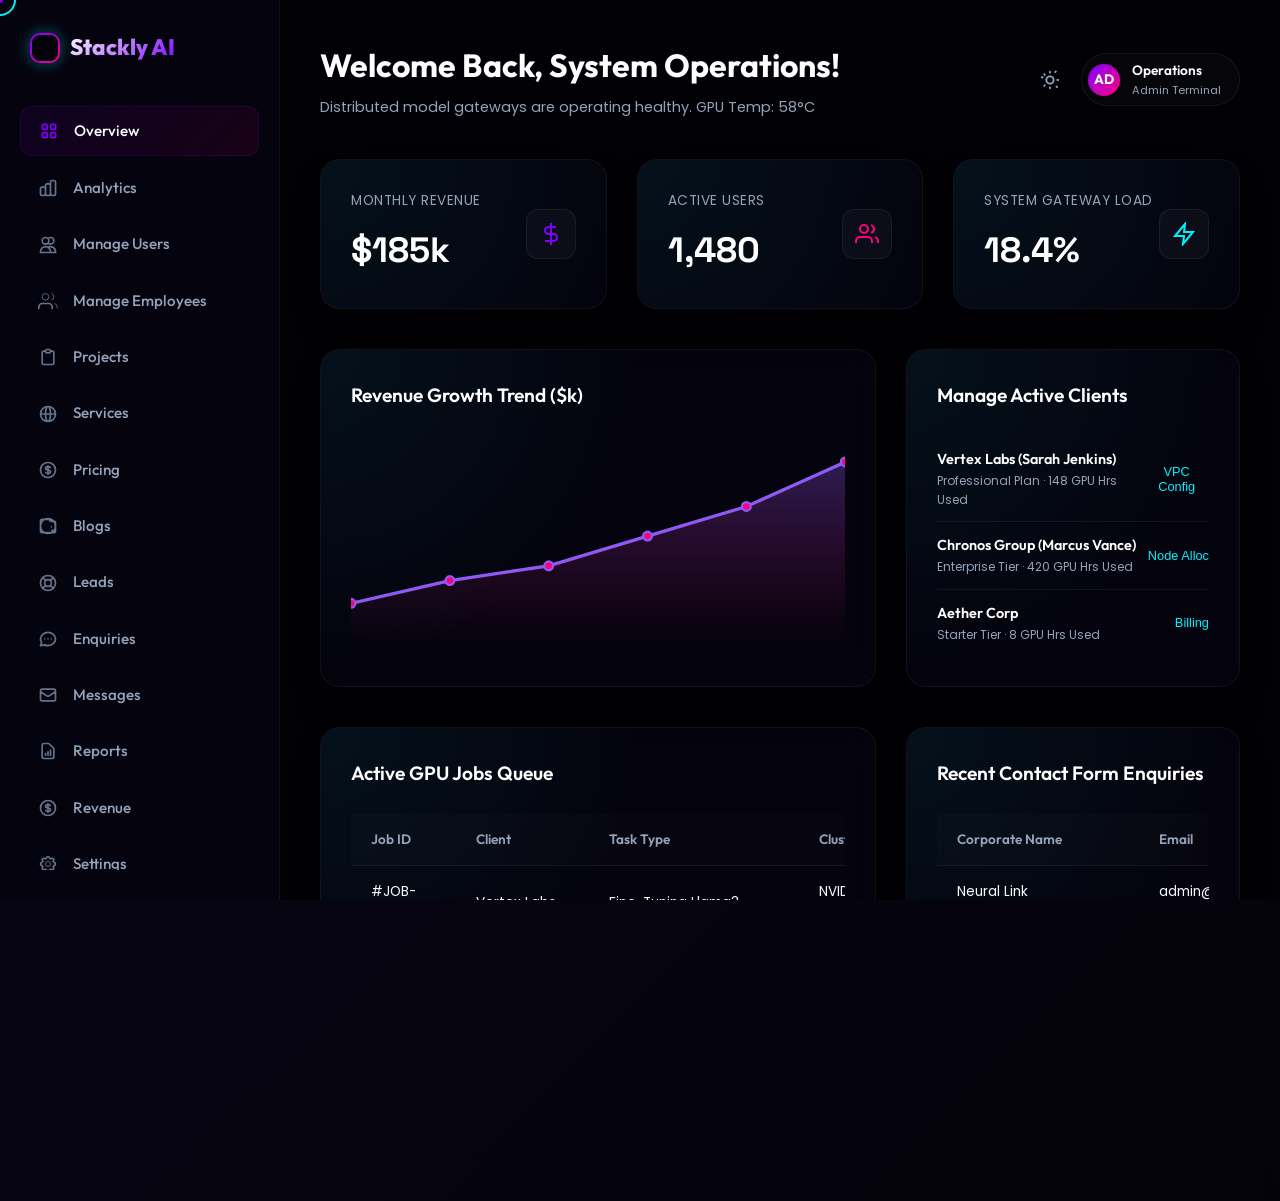
<file: admin-dashboard.html>
<!DOCTYPE html>
<html lang="en">
<head>
    <meta charset="UTF-8">
    <meta name="viewport" content="width=device-width, initial-scale=1.0">
    <title>Admin Panel | Stackly AI</title>
    
    <!-- Meta and SEO tags -->
    <meta name="description" content="Secure administrative node dashboard for managing users, employee accounts, active leads, enquiries, and billing parameters.">
    <meta name="keywords" content="Stackly AI admin panel, system controller node, user manage portal">
    
    <!-- Stylesheets -->
    <link rel="stylesheet" href="assets/css/global.css">
    <link rel="stylesheet" href="assets/css/admin-dashboard.css">
    <link rel="stylesheet" href="assets/css/contact.css"> <!-- Reused calendar grids styles -->
</head>
<body>

    <!-- Scroll Progress Indicator -->
    <div class="scroll-progress-bar"></div>

    <!-- Page Loading Animation Screen -->
    <div class="loader-wrapper">
        <div class="loader">
            <div class="loader-ring"></div>
            <div class="loader-ring"></div>
            <div class="loader-ring"></div>
        </div>
        <div class="loader-text">STACKLY.AI</div>
    </div>

    <!-- Page Transition Sliding Overlay -->
    <div class="page-transition-overlay"></div>

    <!-- Custom Glowing Cursor -->
    <div class="custom-cursor"></div>
    <div class="custom-cursor-dot"></div>

    <!-- Ambient particles backdrop -->
    <canvas id="particles-canvas"></canvas>
    <div class="bg-mesh">
        <div class="ambient-blob ambient-blob-1" style="background-color: var(--accent-purple)"></div>
        <div class="ambient-blob ambient-blob-3" style="background-color: var(--accent-pink)"></div>
    </div>

    <!-- Responsive Mobile Header -->
    <div class="mobile-header">
        <a href="index.html" class="nav-logo" style="font-size: 1.2rem;">
            <div class="logo-icon" style="width: 28px; height: 28px; background: linear-gradient(135deg, var(--accent-purple), var(--accent-pink));">
                <svg viewBox="0 0 24 24"><path d="M12 2L2 7l10 5 10-5-10-5zM2 17l10 5 10-5M2 12l10 5 10-5"/></svg>
            </div>
            <span>Stackly AI</span>
        </a>
        <button class="mobile-hamburger" id="mobile-hamburger-btn" aria-label="Open sidebar menu">
            <svg style="width: 28px; height: 28px;" fill="none" stroke="currentColor" viewBox="0 0 24 24"><path stroke-linecap="round" stroke-linejoin="round" stroke-width="2" d="M4 6h16M4 12h16m-7 6h7"/></svg>
        </button>
    </div>

    <div class="dashboard-layout">
        
        <!-- SIDEBAR -->
        <aside class="sidebar" id="dashboard-sidebar">
            <a href="index.html" class="sidebar-logo">
                <div class="logo-icon" style="width: 30px; height: 30px; background: linear-gradient(135deg, var(--accent-purple), var(--accent-pink));">
                    <svg viewBox="0 0 24 24"><path d="M12 2L2 7l10 5 10-5-10-5zM2 17l10 5 10-5M2 12l10 5 10-5"/></svg>
                </div>
                <span>Stackly AI</span>
            </a>
            
            <ul class="sidebar-menu">
                <li class="menu-item active"><a href="404.html"><svg fill="none" stroke="currentColor" viewBox="0 0 24 24"><path stroke-linecap="round" stroke-linejoin="round" stroke-width="2" d="M4 6a2 2 0 012-2h2a2 2 0 012 2v2a2 2 0 01-2 2H6a2 2 0 01-2-2V6zM14 6a2 2 0 012-2h2a2 2 0 012 2v2a2 2 0 01-2 2h-2a2 2 0 01-2-2V6zM4 16a2 2 0 012-2h2a2 2 0 012 2v2a2 2 0 01-2 2H6a2 2 0 01-2-2v-2zM14 16a2 2 0 012-2h2a2 2 0 012 2v2a2 2 0 01-2 2h-2a2 2 0 01-2-2v-2z"/></svg>Overview</a></li>
                <li class="menu-item"><a href="404.html" onclick="window.showToast('Loading system logs...', 'success')"><svg fill="none" stroke="currentColor" viewBox="0 0 24 24"><path stroke-linecap="round" stroke-linejoin="round" stroke-width="2" d="M9 19v-6a2 2 0 00-2-2H5a2 2 0 00-2 2v6a2 2 0 002 2h2a2 2 0 002-2zm0 0V9a2 2 0 012-2h2a2 2 0 012 2v10m-6 0a2 2 0 002 2h2a2 2 0 002-2m0 0V5a2 2 0 012-2h2a2 2 0 012 2v14a2 2 0 01-2 2h-2a2 2 0 01-2-2z"/></svg>Analytics</a></li>
                <li class="menu-item"><a href="#manage-users-anchor"><svg fill="none" stroke="currentColor" viewBox="0 0 24 24"><path stroke-linecap="round" stroke-linejoin="round" stroke-width="2" d="M12 4.354a4 4 0 110 5.292M15 21H3v-1a6 6 0 0112 0v1zm0 0h6v-1a6 6 0 00-9-5.197M13 7a4 4 0 11-8 0 4 4 0 018 0z"/></svg>Manage Users</a></li>
                <li class="menu-item"><a href="404.html" onclick="window.showToast('4 active employee profiles loaded.', 'success')"><svg fill="none" stroke="currentColor" viewBox="0 0 24 24"><path stroke-linecap="round" stroke-linejoin="round" stroke-width="2" d="M17 21v-2a4 4 0 0 0-4-4H5a4 4 0 0 0-4 4v2"/><circle cx="9" cy="7" r="4"/><path d="M23 21v-2a4 4 0 0 0-3-3.87"/><path d="M16 3.13a4 4 0 0 1 0 7.75"/></svg>Manage Employees</a></li>
                <li class="menu-item"><a href="404.html" onclick="window.showToast('18 projects active across instances.', 'success')"><svg fill="none" stroke="currentColor" viewBox="0 0 24 24"><path stroke-linecap="round" stroke-linejoin="round" stroke-width="2" d="M9 5H7a2 2 0 00-2 2v12a2 2 0 002 2h10a2 2 0 002-2V7a2 2 0 00-2-2h-2M9 5a2 2 0 002 2h2a2 2 0 002-2M9 5a2 2 0 012-2h2a2 2 0 012 2"/></svg>Projects</a></li>
                <li class="menu-item"><a href="404.html" onclick="window.showToast('Services setup is healthy.', 'success')"><svg fill="none" stroke="currentColor" viewBox="0 0 24 24"><path stroke-linecap="round" stroke-linejoin="round" stroke-width="2" d="M21 12a9 9 0 01-9 9m9-9a9 9 0 00-9-9m9 9H3m9 9a9 9 0 01-9-9m9 9c1.657 0 3-4.03 3-9s-1.343-9-3-9m0 18c-1.657 0-3-4.03-3-9s1.343-9 3-9m-9 9a9 9 0 019-9"/></svg>Services</a></li>
                <li class="menu-item"><a href="404.html" onclick="window.showToast('Pricing levels are active.', 'success')"><svg fill="none" stroke="currentColor" viewBox="0 0 24 24"><path stroke-linecap="round" stroke-linejoin="round" stroke-width="2" d="M12 8c-1.657 0-3 .895-3 2s1.343 2 3 2 3 .895 3 2-1.343 2-3 2m0-8c1.11 0 2.08.402 2.599 1M12 8V7m0 1v8m0 0v1m0-1c-1.11 0-2.08-.402-2.599-1M21 12a9 9 0 11-18 0 9 9 0 0118 0z"/></svg>Pricing</a></li>
                <li class="menu-item"><a href="404.html" onclick="window.showToast('Blogs section under maintenance.', 'success')"><svg fill="none" stroke="currentColor" viewBox="0 0 24 24"><path stroke-linecap="round" stroke-linejoin="round" stroke-width="2" d="M19 20H5a2 2 0 01-2-2V6a2 2 0 012-2h10a2 2 0 012 2v1M19 20a2 2 0 002-2V8a2 2 0 00-2-2h-5M19 20a2 2 0 01-2-2v-1m-1-4h.01M21 12a9 9 0 11-18 0 9 9 0 0118 0z"/></svg>Blogs</a></li>
                <li class="menu-item"><a href="404.html" onclick="window.showToast('Active marketing leads: 48', 'success')"><svg fill="none" stroke="currentColor" viewBox="0 0 24 24"><path stroke-linecap="round" stroke-linejoin="round" stroke-width="2" d="M18.364 5.636l-3.536 3.536m0 5.656l3.536 3.536M9.172 9.172L5.636 5.636m3.536 9.192l-3.536 3.536M21 12a9 9 0 11-18 0 9 9 0 0118 0zm-5 0a4 4 0 11-8 0 4 4 0 018 0z"/></svg>Leads</a></li>
                <li class="menu-item"><a href="404.html" onclick="window.showToast('Pending Enquiries: 1', 'success')"><svg fill="none" stroke="currentColor" viewBox="0 0 24 24"><path stroke-linecap="round" stroke-linejoin="round" stroke-width="2" d="M8 12h.01M12 12h.01M16 12h.01M21 12c0 4.418-4.03 8-9 8a9.863 9.863 0 01-4.255-.949L3 20l1.395-3.72C3.512 15.042 3 13.574 3 12c0-4.418 4.03-8 9-8s9 3.582 9 8z"/></svg>Enquiries</a></li>
                <li class="menu-item"><a href="404.html" onclick="window.showToast('No unread messages.', 'success')"><svg fill="none" stroke="currentColor" viewBox="0 0 24 24"><path stroke-linecap="round" stroke-linejoin="round" stroke-width="2" d="M3 8l7.89 5.26a2 2 0 002.22 0L21 8M5 19h14a2 2 0 002-2V7a2 2 0 00-2-2H5a2 2 0 00-2 2v10a2 2 0 002 2z"/></svg>Messages</a></li>
                <li class="menu-item"><a href="404.html" onclick="window.showToast('Reports generated.', 'success')"><svg fill="none" stroke="currentColor" viewBox="0 0 24 24"><path stroke-linecap="round" stroke-linejoin="round" stroke-width="2" d="M9 17v-2m3 2v-4m3 4v-6m2 10H7a2 2 0 01-2-2V5a2 2 0 012-2h5.586a1 1 0 01.707.293l5.414 5.414a1 1 0 01.293.707V19a2 2 0 01-2 2z"/></svg>Reports</a></li>
                <li class="menu-item"><a href="404.html" onclick="window.showToast('Revenue records are current.', 'success')"><svg fill="none" stroke="currentColor" viewBox="0 0 24 24"><path stroke-linecap="round" stroke-linejoin="round" stroke-width="2" d="M12 8c-1.657 0-3 .895-3 2s1.343 2 3 2 3 .895 3 2-1.343 2-3 2m0-8c1.11 0 2.08.402 2.599 1M12 8V7m0 1v8m0 0v1m0-1c-1.11 0-2.08-.402-2.599-1M21 12a9 9 0 11-18 0 9 9 0 0118 0z"/></svg>Revenue</a></li>
                <li class="menu-item"><a href="404.html" onclick="window.showToast('Settings panel loading...', 'success')"><svg fill="none" stroke="currentColor" viewBox="0 0 24 24"><path stroke-linecap="round" stroke-linejoin="round" stroke-width="2" d="M10.325 4.317c.426-1.756 2.924-1.756 3.35 0a1.724 1.724 0 002.573 1.066c1.543-.94 3.31.826 2.37 2.37a1.724 1.724 0 001.065 2.572c1.756.426 1.756 2.924 0 3.35a1.724 1.724 0 00-1.066 2.573c.94 1.543-.826 3.31-2.37 2.37a1.724 1.724 0 00-2.572 1.065c-.426 1.756-2.924 1.756-3.35 0a1.724 1.724 0 00-2.573-1.066c-1.543.94-3.31-.826-2.37-2.37a1.724 1.724 0 00-1.065-2.572c-1.756-.426-1.756-2.924 0-3.35a1.724 1.724 0 001.066-2.573c-.94-1.543.826-3.31 2.37-2.37.996.608 2.296.07 2.572-1.065z"/><circle cx="12" cy="12" r="3"/></svg>Settings</a></li>
                <li class="menu-item"><a href="404.html" onclick="window.showToast('Profile Section Loading...', 'success')"><svg fill="none" stroke="currentColor" viewBox="0 0 24 24"><path stroke-linecap="round" stroke-linejoin="round" stroke-width="2" d="M16 7a4 4 0 11-8 0 4 4 0 018 0zM12 14a7 7 0 00-7 7h14a7 7 0 00-7-7z"/></svg>Profile</a></li>
                <li class="menu-item"><a href="404.html" onclick="window.showToast('No new notifications.', 'success')"><svg fill="none" stroke="currentColor" viewBox="0 0 24 24"><path stroke-linecap="round" stroke-linejoin="round" stroke-width="2" d="M15 17h5l-1.405-1.405A2.032 2.032 0 0118 14.158V11a6.002 6.002 0 00-4-5.659V5a2 2 0 10-4 0v.341C7.67 6.165 6 8.388 6 11v3.159c0 .538-.214 1.055-.595 1.436L4 17h5m6 0v1a3 3 0 11-6 0v-1m6 0H9"/></svg>Notifications</a></li>
                
                <li style="margin-top: 30px;" class="menu-item"><a href="login.html" class="logout-btn" style="color: var(--accent-pink);"><svg fill="none" stroke="currentColor" viewBox="0 0 24 24"><path stroke-linecap="round" stroke-linejoin="round" stroke-width="2" d="M17 16l4-4m0 0l-4-4m4 4H7m6 4v1a3 3 0 01-3 3H6a3 3 0 01-3-3V7a3 3 0 013-3h4a3 3 0 013 3v1"/></svg>Logout</a></li>
            </ul>
        </aside>

        <!-- MAIN WINDOW -->
        <main class="main-content">
            
            <!-- HEADER -->
            <div class="dashboard-header">
                <div class="welcome-box">
                    <h1 id="admin-welcome-title">Welcome Back, Admin!</h1>
                    <p>Distributed model gateways are operating healthy. GPU Temp: 58°C</p>
                </div>
                <div class="header-actions">
                    <!-- Theme toggle icon -->
                    <button class="theme-toggle-btn" id="theme-toggle-dashboard" title="Toggle Theme" aria-label="Toggle light and dark themes">
                        <svg style="width: 22px; height: 22px;" fill="none" stroke="currentColor" stroke-width="2" viewBox="0 0 24 24"><path stroke-linecap="round" stroke-linejoin="round" d="M12 3v1m0 16v1m9-9h-1M4 9H3m15.364-6.364l-.707.707M6.343 17.657l-.707.707m0-12.728l.707.707m12.728 12.728l.707.707M12 8a4 4 0 100 8 4 4 0 000-8z"/></svg>
                    </button>
                    <!-- User widget -->
                    <div class="user-profile-widget">
                        <div class="profile-avatar" style="background: linear-gradient(135deg, var(--accent-purple), var(--accent-pink));">AD</div>
                        <div class="profile-info">
                            <h4>Operations</h4>
                            <span>Admin Terminal</span>
                        </div>
                    </div>
                </div>
            </div>

            <!-- OVERVIEW MATRIX CARDS -->
            <div class="dashboard-grid-3">
                
                <div class="glass-card dashboard-card">
                    <div>
                        <div class="db-card-label">Monthly Revenue</div>
                        <div class="db-card-value">$185k</div>
                    </div>
                    <div class="db-card-icon">
                        <svg viewBox="0 0 24 24" width="24" height="24" fill="none" stroke="currentColor" stroke-width="2"><line x1="12" y1="1" x2="12" y2="23"/><path d="M17 5H9.5a3.5 3.5 0 0 0 0 7h5a3.5 3.5 0 0 1 0 7H6"/></svg>
                    </div>
                </div>

                <div class="glass-card dashboard-card">
                    <div>
                        <div class="db-card-label">Active Users</div>
                        <div class="db-card-value">1,480</div>
                    </div>
                    <div class="db-card-icon">
                        <svg viewBox="0 0 24 24" width="24" height="24" fill="none" stroke="currentColor" stroke-width="2"><path d="M17 21v-2a4 4 0 0 0-4-4H5a4 4 0 0 0-4 4v2"/><circle cx="9" cy="7" r="4"/><path d="M23 21v-2a4 4 0 0 0-3-3.87"/><path d="M16 3.13a4 4 0 0 1 0 7.75"/></svg>
                    </div>
                </div>

                <div class="glass-card dashboard-card">
                    <div>
                        <div class="db-card-label">System Gateway Load</div>
                        <div class="db-card-value">18.4%</div>
                    </div>
                    <div class="db-card-icon">
                        <svg viewBox="0 0 24 24" width="24" height="24" fill="none" stroke="currentColor" stroke-width="2"><polygon points="13 2 3 14 12 14 11 22 21 10 12 10 13 2"/></svg>
                    </div>
                </div>

            </div>

            <!-- REVENUE CHARTS & MANAGE USERS -->
            <div class="dashboard-grid-2">
                
                <div class="glass-card" style="padding: 30px;">
                    <div class="analytics-title">Revenue Growth Trend ($k)</div>
                    <div class="svg-chart-container" id="admin-revenue-chart">
                        <!-- Loaded via JS -->
                    </div>
                </div>

                <div class="glass-card" id="manage-users-anchor" style="padding: 30px;">
                    <div class="analytics-title">Manage Active Clients</div>
                    <div class="user-list-row">
                        <div class="user-list-name">
                            <h5>Vertex Labs (Sarah Jenkins)</h5>
                            <span>Professional Plan &middot; 148 GPU Hrs Used</span>
                        </div>
                        <button class="user-action-btn" onclick="window.showToast('Configuring Vertex VPC...', 'success')">VPC Config</button>
                    </div>
                    <div class="user-list-row">
                        <div class="user-list-name">
                            <h5>Chronos Group (Marcus Vance)</h5>
                            <span>Enterprise Tier &middot; 420 GPU Hrs Used</span>
                        </div>
                        <button class="user-action-btn" onclick="window.showToast('Allocating dedicated H100 node...', 'success')">Node Alloc</button>
                    </div>
                    <div class="user-list-row">
                        <div class="user-list-name">
                            <h5>Aether Corp</h5>
                            <span>Starter Tier &middot; 8 GPU Hrs Used</span>
                        </div>
                        <button class="user-action-btn" onclick="window.showToast('Accessing billing parameters...', 'success')">Billing</button>
                    </div>
                </div>

            </div>

            <!-- PROJECTS & ENQUIRIES TABLES -->
            <div class="dashboard-grid-2">
                
                <div class="glass-card" style="padding: 30px;">
                    <div class="analytics-title">Active GPU Jobs Queue</div>
                    <div class="table-wrapper">
                        <table class="responsive-table">
                            <thead>
                                <tr>
                                    <th>Job ID</th>
                                    <th>Client</th>
                                    <th>Task Type</th>
                                    <th>Cluster Node</th>
                                </tr>
                            </thead>
                            <tbody>
                                <tr>
                                    <td>#JOB-910</td>
                                    <td>Vertex Labs</td>
                                    <td>Fine-Tuning Llama3</td>
                                    <td>NVIDIA H100 Node 2</td>
                                </tr>
                                <tr>
                                    <td>#JOB-884</td>
                                    <td>Chronos Group</td>
                                    <td>Text Embedding Generation</td>
                                    <td>NVIDIA H100 Node 4</td>
                                </tr>
                                <tr>
                                    <td>#JOB-715</td>
                                    <td>Aether Corp</td>
                                    <td>CT Segmentation Train</td>
                                    <td>NVIDIA A100 Node 1</td>
                                </tr>
                            </tbody>
                        </table>
                    </div>
                </div>

                <div class="glass-card" style="padding: 30px;">
                    <div class="analytics-title">Recent Contact Form Enquiries</div>
                    <div class="table-wrapper">
                        <table class="responsive-table">
                            <thead>
                                <tr>
                                    <th>Corporate Name</th>
                                    <th>Email</th>
                                    <th>Status</th>
                                </tr>
                            </thead>
                            <tbody>
                                <tr>
                                    <td>Neural Link</td>
                                    <td>admin@neurallink.com</td>
                                    <td><span class="status-badge active">Resolved</span></td>
                                </tr>
                                <tr>
                                    <td>Aero Space Corp</td>
                                    <td>sales@aerospace.io</td>
                                    <td><span class="status-badge pending">Pending</span></td>
                                </tr>
                            </tbody>
                        </table>
                    </div>
                </div>

            </div>

        </main>
        
    </div>

    <!-- Scripts -->
    <script src="assets/js/global.js"></script>
    <script src="assets/js/admin-dashboard.js"></script>
</body>
</html>
</file>
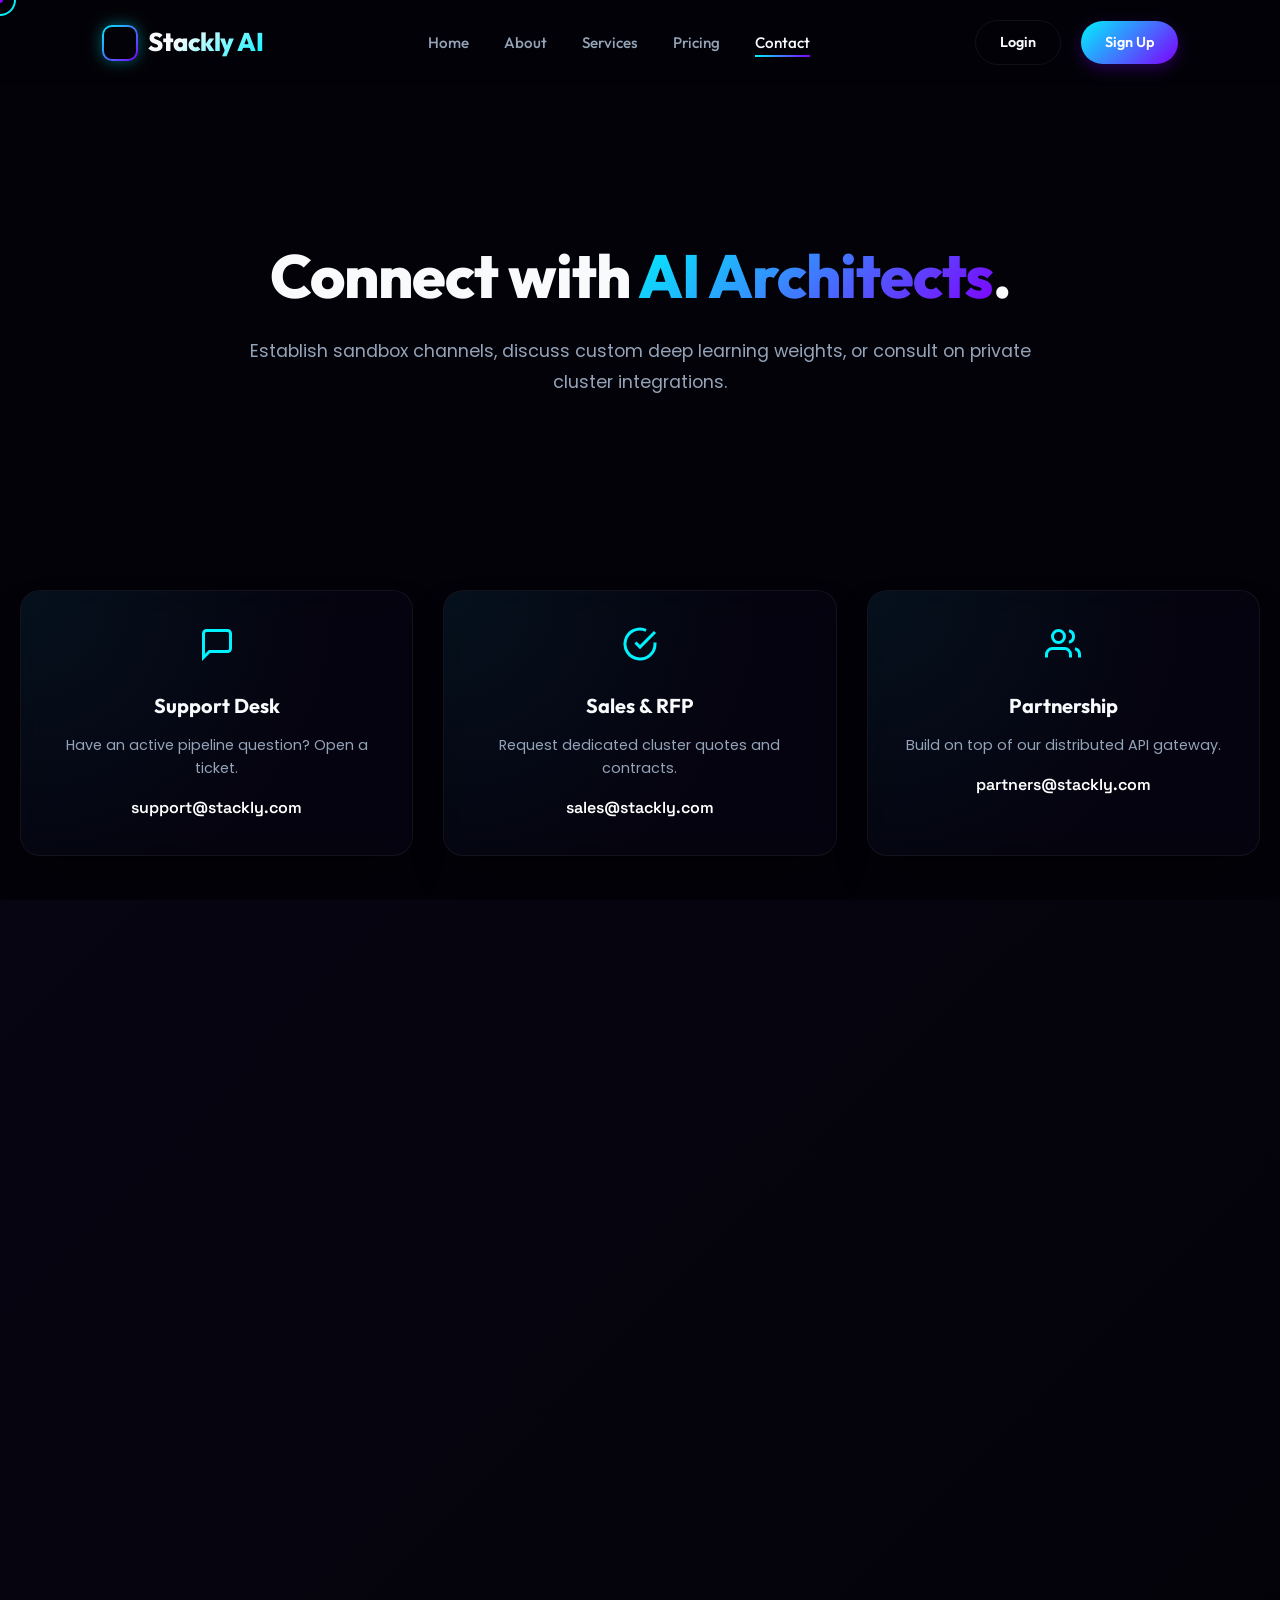
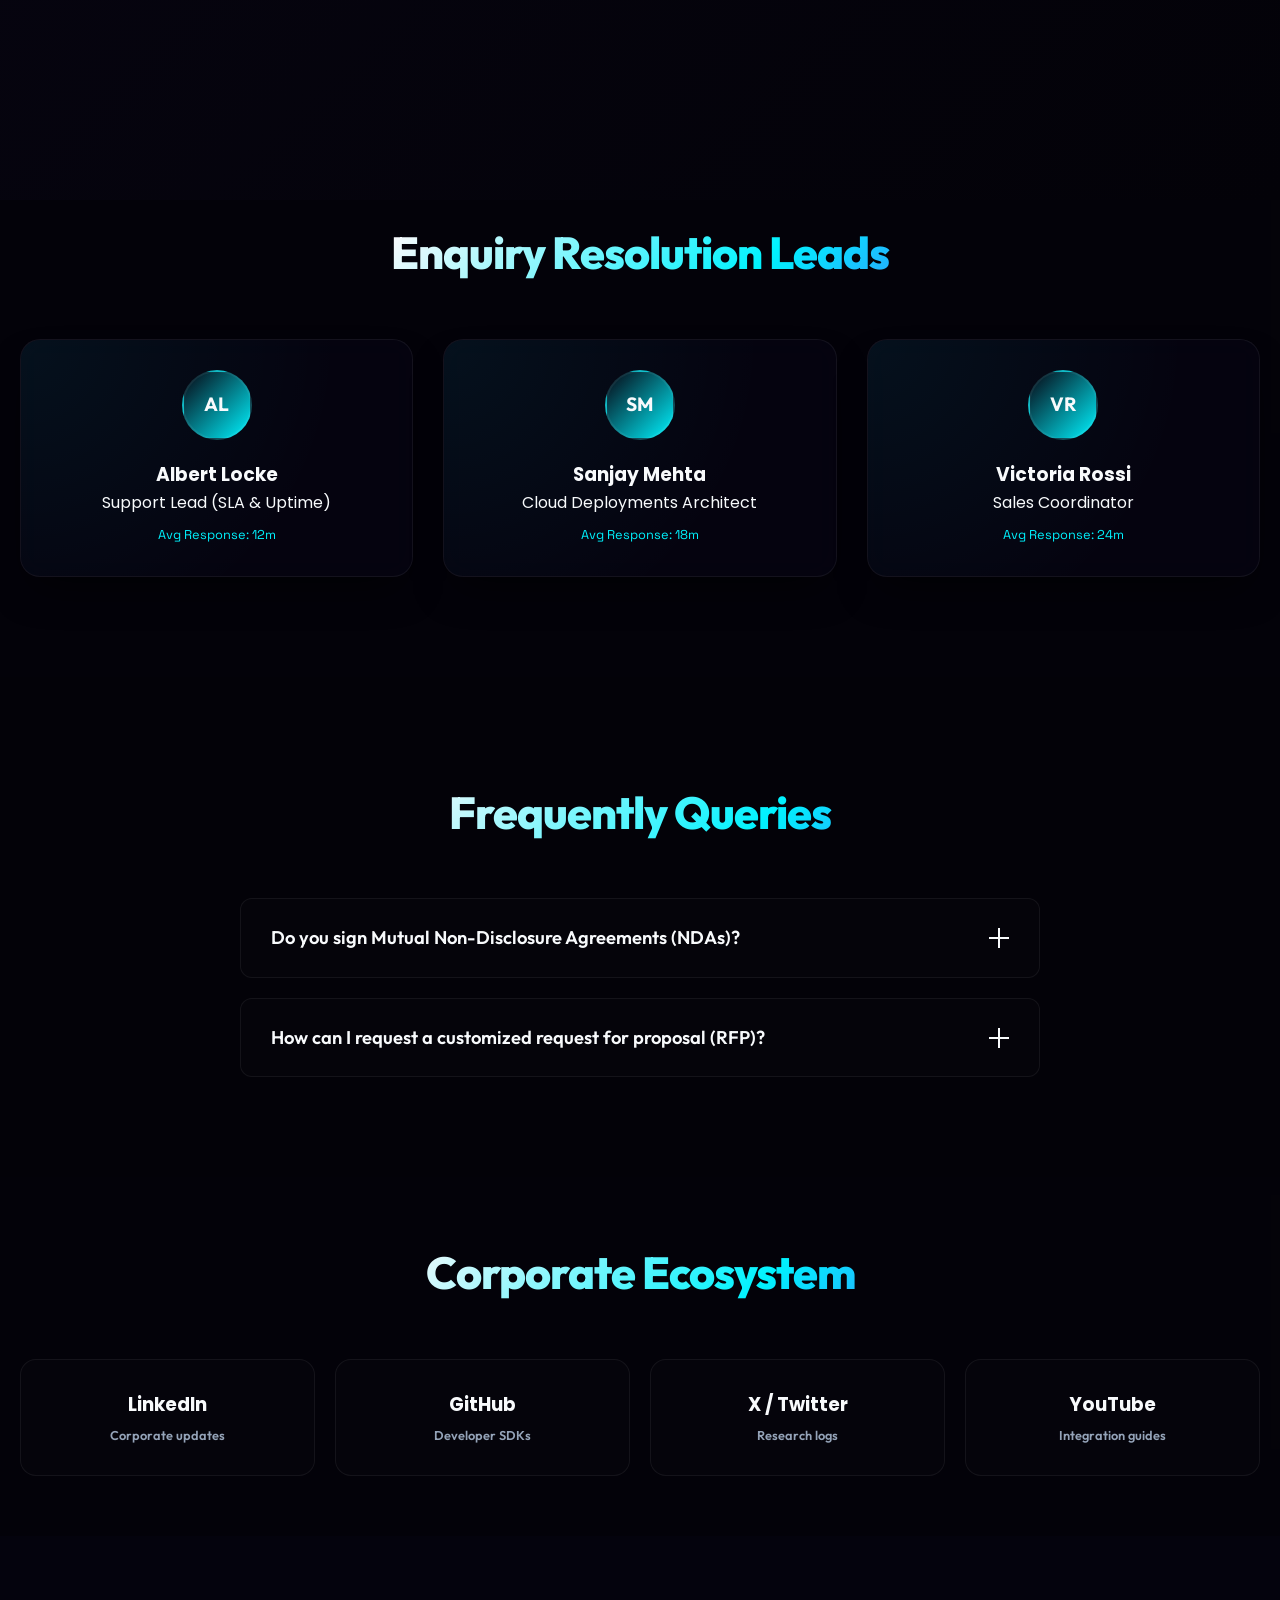
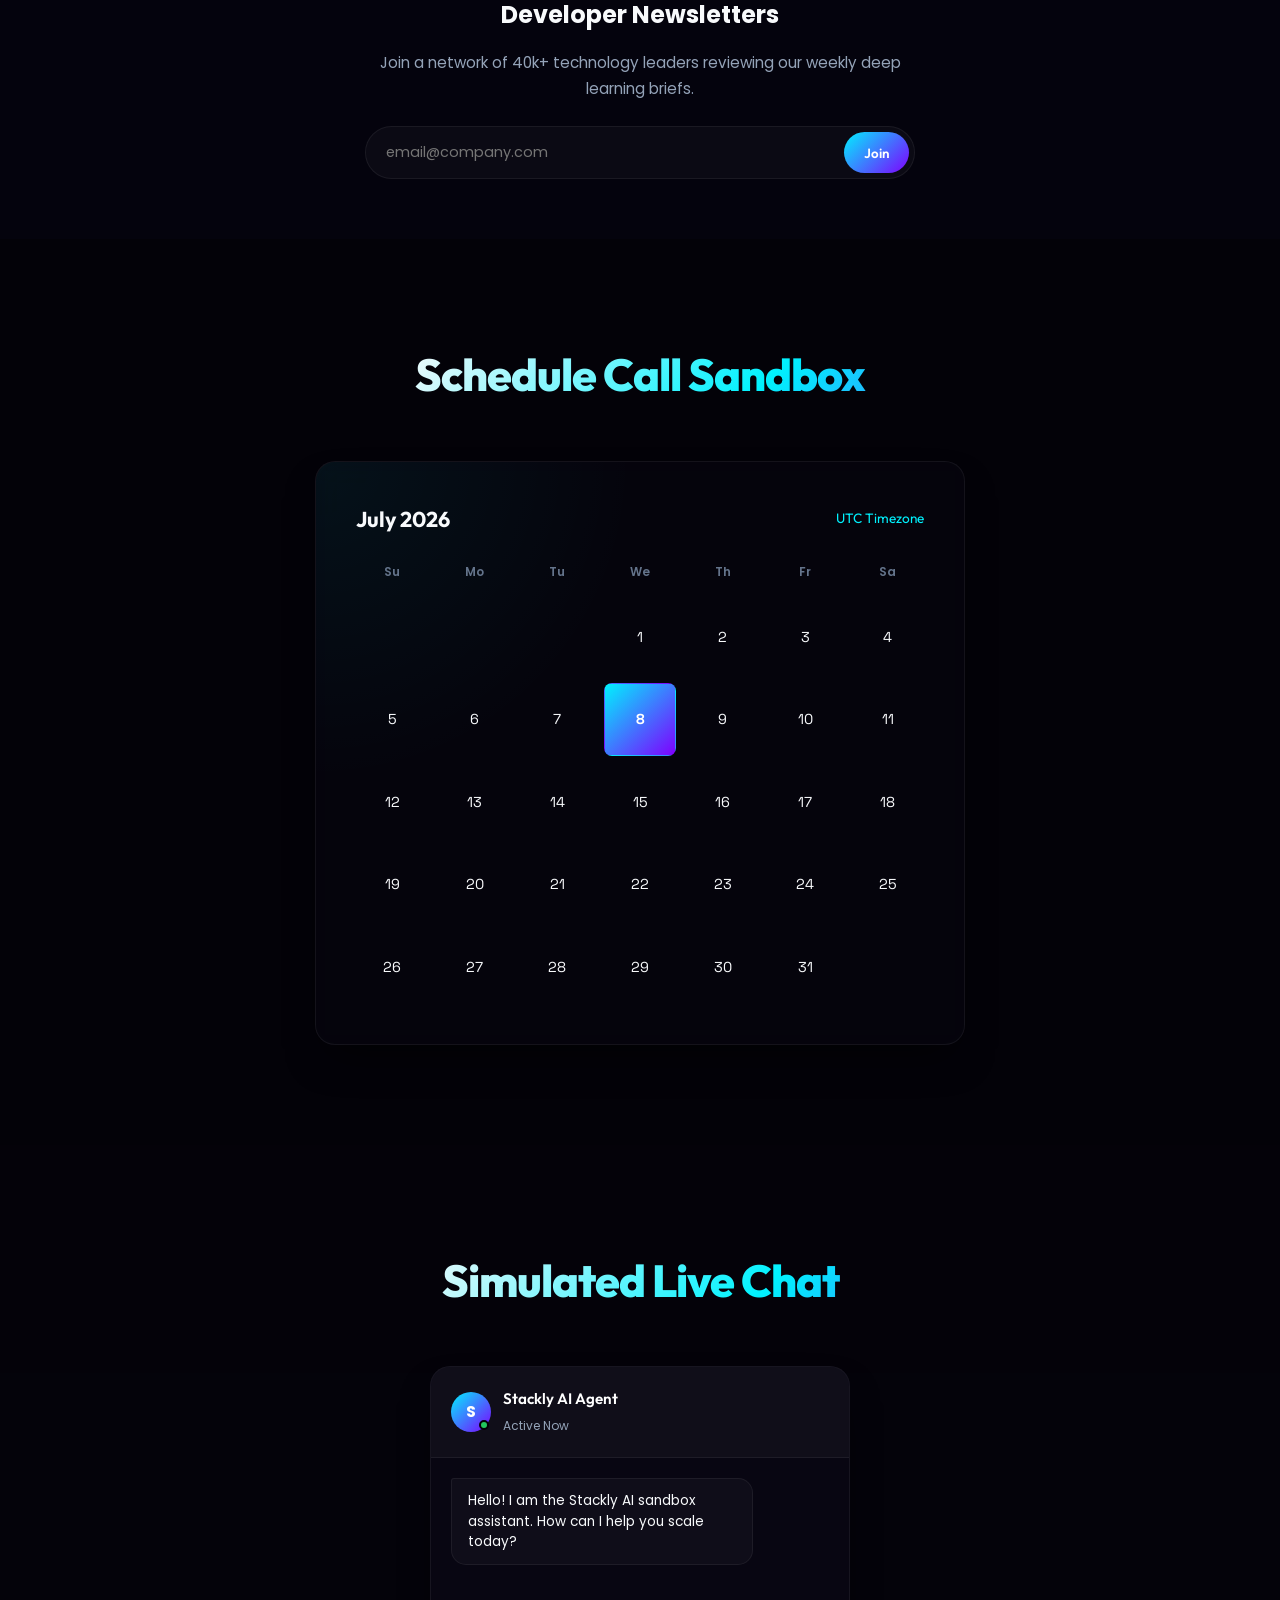
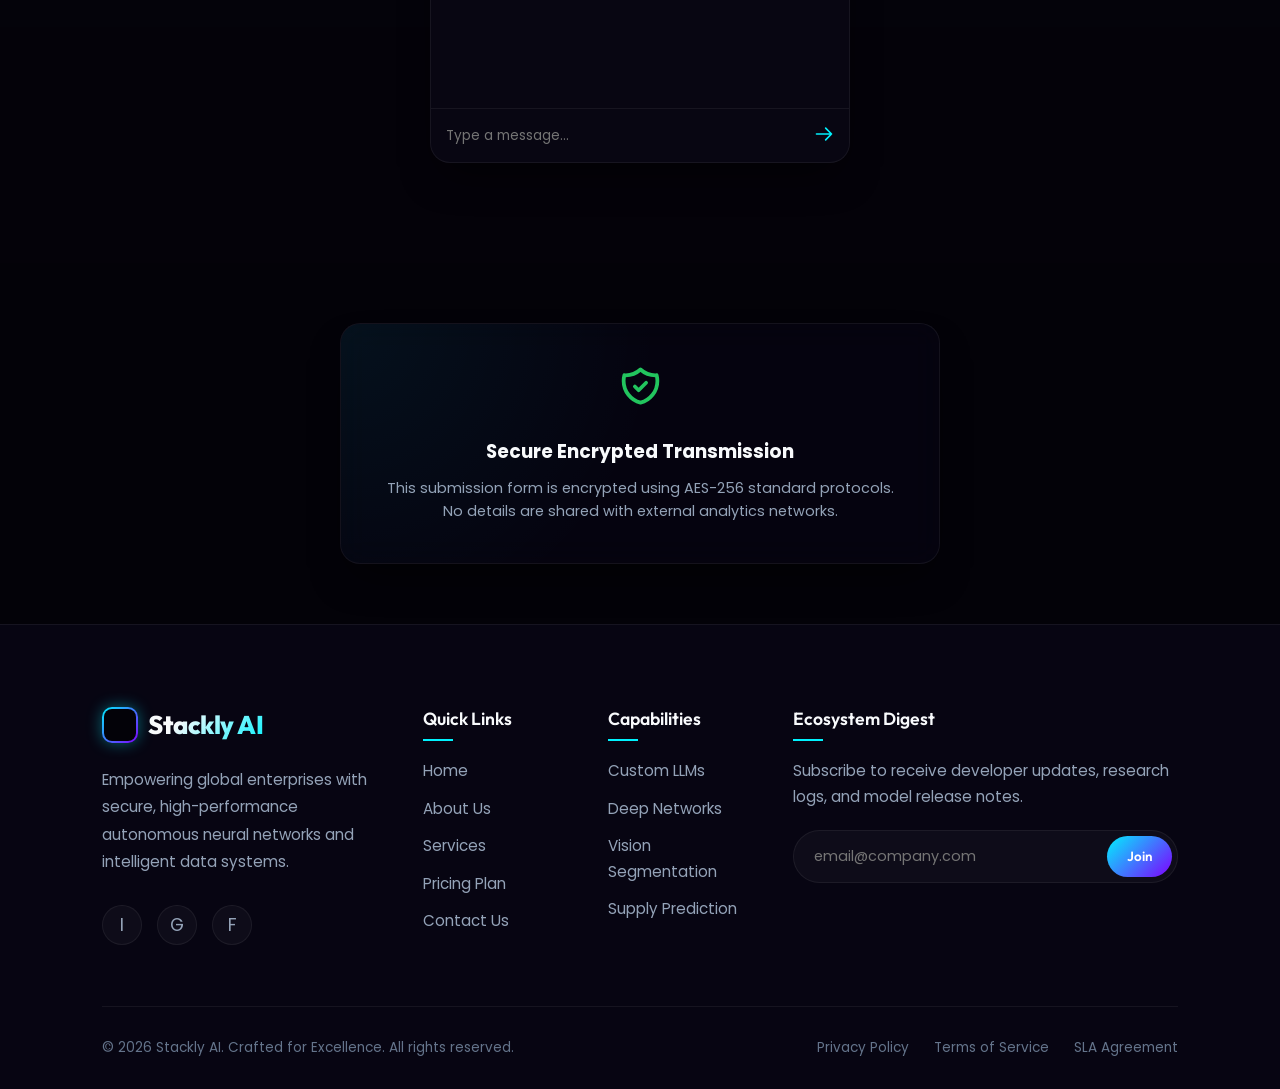
<file: contact.html>
<!DOCTYPE html>
<html lang="en">
<head>
    <meta charset="UTF-8">
    <meta name="viewport" content="width=device-width, initial-scale=1.0">
    <title>Contact Us | Stackly AI</title>
    
    <!-- SEO Optimization Meta Tags -->
    <meta name="description" content="Reach the Stackly AI expert team. Schedule a free consultation, request an RFP, or chat with our live agent.">
    <meta name="keywords" content="Stackly AI telephone, AI agency office, schedule custom consultation, security connection contact">
    <meta name="author" content="Stackly AI Team">
    
    <!-- Open Graph Metadata -->
    <meta property="og:title" content="Contact Operations | Stackly AI">
    <meta property="og:description" content="Get custom GPU clusters scaling metrics and sandbox deployments help.">
    <meta property="og:type" content="website">
    
    <!-- Stylesheets -->
    <link rel="stylesheet" href="assets/css/global.css">
    <link rel="stylesheet" href="assets/css/contact.css">
    <link rel="stylesheet" href="assets/css/home.css">
</head>
<body>

    <!-- Scroll Progress Indicator -->
    <div class="scroll-progress-bar"></div>

    <!-- Page Loading Animation Screen -->
    <div class="loader-wrapper">
        <div class="loader">
            <div class="loader-ring"></div>
            <div class="loader-ring"></div>
            <div class="loader-ring"></div>
        </div>
        <div class="loader-text">STACKLY.AI</div>
    </div>

    <!-- Page Transition Sliding Overlay -->
    <div class="page-transition-overlay"></div>

    <!-- Custom Glowing Cursor -->
    <div class="custom-cursor"></div>
    <div class="custom-cursor-dot"></div>

    <!-- Ambient particles backdrop -->
    <canvas id="particles-canvas"></canvas>
    <div class="bg-mesh">
        <div class="ambient-blob ambient-blob-1"></div>
        <div class="ambient-blob ambient-blob-2"></div>
        <div class="ambient-blob ambient-blob-3"></div>
    </div>

    <!-- Navigation Header -->
    <header class="navbar">
        <a href="index.html" class="nav-logo">
            <div class="logo-icon">
                <svg viewBox="0 0 24 24"><path d="M12 2L2 7l10 5 10-5-10-5zM2 17l10 5 10-5M2 12l10 5 10-5"/></svg>
            </div>
            <span>Stackly AI</span>
        </a>
        <button class="hamburger" aria-label="Toggle Navigation menu">
            <span></span><span></span><span></span><span></span>
        </button>
        <ul class="nav-links">
            <li><a href="index.html">Home</a></li>
            <li><a href="about.html">About</a></li>
            <li><a href="services.html">Services</a></li>
            <li><a href="pricing.html">Pricing</a></li>
            <li><a href="contact.html" class="active">Contact</a></li>
            <li class="nav-actions-mobile">
                <a href="login.html" class="btn-premium ghost">Login</a>
                <a href="signup.html" class="btn-premium glow">Sign Up</a>
            </li>
        </ul>
        <div class="nav-actions">
            <a href="login.html" class="btn-premium ghost">Login</a>
            <a href="signup.html" class="btn-premium glow">Sign Up</a>
        </div>
    </header>

    <!-- SECTION 1: HERO -->
    <section class="contact-hero container-width" id="hero">
        <div class="contact-hero-content reveal">
            <h1>Connect with <span>AI Architects</span>.</h1>
            <p>Establish sandbox channels, discuss custom deep learning weights, or consult on private cluster integrations.</p>
        </div>
    </section>

    <!-- SECTION 2: CONTACT CARDS -->
    <section class="contact-cards-section container-width">
        <div class="contact-cards-grid">
            
            <div class="glass-card contact-card reveal-left">
                <svg viewBox="0 0 24 24" fill="none" stroke="currentColor" stroke-width="2"><path d="M21 15a2 2 0 0 1-2 2H7l-4 4V5a2 2 0 0 1 2-2h14a2 2 0 0 1 2 2z"/></svg>
                <h3>Support Desk</h3>
                <p>Have an active pipeline question? Open a ticket.</p>
                <a href="mailto:support@stackly.com">support@stackly.com</a>
            </div>

            <div class="glass-card contact-card reveal">
                <svg viewBox="0 0 24 24" fill="none" stroke="currentColor" stroke-width="2"><path d="M22 11.08V12a10 10 0 1 1-5.93-9.14"/><polyline points="22 4 12 14.01 9 11.01"/></svg>
                <h3>Sales & RFP</h3>
                <p>Request dedicated cluster quotes and contracts.</p>
                <a href="mailto:sales@stackly.com">sales@stackly.com</a>
            </div>

            <div class="glass-card contact-card reveal-right">
                <svg viewBox="0 0 24 24" fill="none" stroke="currentColor" stroke-width="2"><path d="M17 21v-2a4 4 0 0 0-4-4H5a4 4 0 0 0-4 4v2"/><circle cx="9" cy="7" r="4"/><path d="M23 21v-2a4 4 0 0 0-3-3.87"/><path d="M16 3.13a4 4 0 0 1 0 7.75"/></svg>
                <h3>Partnership</h3>
                <p>Build on top of our distributed API gateway.</p>
                <a href="mailto:partners@stackly.com">partners@stackly.com</a>
            </div>

        </div>
    </section>

    <!-- SECTION 3: CONTACT FORM -->
    <!-- SECTION 5: OFFICE DETAILS -->
    <!-- SECTION 6: BUSINESS HOURS -->
    <section class="contact-form-section container-width">
        <div class="contact-grid">
            
            <!-- Contact Form -->
            <div class="glass-card reveal-left" style="padding: 50px 40px;">
                <h3 style="font-family: var(--font-heading); font-size: 1.8rem; margin-bottom: 30px;">Send Secure Message</h3>
                <form class="auth-form" id="contact-form">
                    <div class="form-grid">
                        <div class="form-group">
                            <label for="firstname">First Name</label>
                            <div class="input-wrapper">
                                <input type="text" id="firstname" placeholder="Sarah" required>
                            </div>
                        </div>
                        <div class="form-group">
                            <label for="lastname">Last Name</label>
                            <div class="input-wrapper">
                                <input type="text" id="lastname" placeholder="Conner" required>
                            </div>
                        </div>
                        <div class="form-group">
                            <label for="email">Corporate Email</label>
                            <div class="input-wrapper">
                                <input type="email" id="email" placeholder="sarah@company.com" required>
                            </div>
                        </div>
                        <div class="form-group">
                            <label for="phone">Phone Number</label>
                            <div class="input-wrapper">
                                <input type="tel" id="phone" placeholder="9876543210" maxlength="10">
                            </div>
                        </div>
                        <div class="form-group full-width">
                            <label for="message">Detailed Enquiry</label>
                            <div class="input-wrapper">
                                <textarea id="message" placeholder="Provide details regarding your training dataset scale..." required></textarea>
                            </div>
                        </div>
                    </div>
                    <button type="submit" class="auth-submit-btn" style="width: auto; padding: 15px 40px;">
                        Transmit Inquiry
                        <svg fill="none" stroke="currentColor" viewBox="0 0 24 24"><path stroke-linecap="round" stroke-linejoin="round" stroke-width="2" d="M14 5l7 7m0 0l-7 7m7-7H3"/></svg>
                    </button>
                </form>
            </div>

            <!-- Offices & Hours Info -->
            <div class="reveal-right">
                <div class="glass-card" style="margin-bottom: 30px; padding: 35px;">
                    <h3 style="font-family: var(--font-heading); font-size: 1.4rem; margin-bottom: 15px;">Corporate HQ</h3>
                    <p style="color: var(--text-secondary); font-size: 0.95rem; line-height: 1.6;">
                        100 Pine Street, Suite 2400<br>
                        San Francisco, CA 94111<br>
                        United States
                    </p>
                </div>

                <div class="glass-card" style="padding: 35px;">
                    <h3 style="font-family: var(--font-heading); font-size: 1.4rem; margin-bottom: 15px;">Operational Hours</h3>
                    <table class="hours-table">
                        <tr>
                            <td>Monday - Friday</td>
                            <td>08:00 - 20:00 UTC</td>
                        </tr>
                        <tr>
                            <td>Saturday</td>
                            <td>09:00 - 15:00 UTC</td>
                        </tr>
                        <tr>
                            <td>Sunday</td>
                            <td>Closed (Hotline Active)</td>
                        </tr>
                    </table>
                </div>
            </div>

        </div>
    </section>

    <!-- SECTION 4: GOOGLE MAP PLACEHOLDER -->
   

    <!-- SECTION 7: SUPPORT TEAM -->
    <section class="support-team-section container-width">
        <h2 class="section-title reveal">Enquiry Resolution Leads</h2>
        <div class="support-team-grid">
            
            <div class="glass-card support-member reveal-left">
                <div class="support-member-avatar">AL</div>
                <h3>Albert Locke</h3>
                <p>Support Lead (SLA & Uptime)</p>
                <div style="font-size: 0.8rem; color: var(--accent-cyan); font-family: var(--font-mono); margin-top: 10px;">Avg Response: 12m</div>
            </div>

            <div class="glass-card support-member reveal">
                <div class="support-member-avatar">SM</div>
                <h3>Sanjay Mehta</h3>
                <p>Cloud Deployments Architect</p>
                <div style="font-size: 0.8rem; color: var(--accent-cyan); font-family: var(--font-mono); margin-top: 10px;">Avg Response: 18m</div>
            </div>

            <div class="glass-card support-member reveal-right">
                <div class="support-member-avatar">VR</div>
                <h3>Victoria Rossi</h3>
                <p>Sales Coordinator</p>
                <div style="font-size: 0.8rem; color: var(--accent-cyan); font-family: var(--font-mono); margin-top: 10px;">Avg Response: 24m</div>
            </div>

        </div>
    </section>

    <!-- SECTION 8: CONTACT FAQS -->
    <section class="faq-section container-width">
        <h2 class="section-title reveal">Frequently Queries</h2>
        <div class="faq-list reveal">
            <div class="faq-item">
                <div class="faq-header">
                    <h3>Do you sign Mutual Non-Disclosure Agreements (NDAs)?</h3>
                    <div class="faq-icon"></div>
                </div>
                <div class="faq-body">
                    <p>Absolutely. Before any technical details or dataset configurations are discussed, our legal team issues a secure digital mutual NDA via email.</p>
                </div>
            </div>
            <div class="faq-item">
                <div class="faq-header">
                    <h3>How can I request a customized request for proposal (RFP)?</h3>
                    <div class="faq-icon"></div>
                </div>
                <div class="faq-body">
                    <p>Simply transmit your baseline structural parameters using the contact form, or email our sales team directly at sales@stackly.com. We deliver customized RFPs within 24 business hours.</p>
                </div>
            </div>
        </div>
    </section>

    <!-- SECTION 9: SOCIAL MEDIA -->
    <section class="tech-section container-width" style="padding-top: 60px; padding-bottom: 60px;">
        <h2 class="section-title reveal">Corporate Ecosystem</h2>
        <div class="tech-grid">
            <a href="#" class="tech-card reveal" style="text-decoration: none; color: inherit;">
                <h3>LinkedIn</h3>
                <span style="font-size: 0.8rem; color: var(--text-secondary); margin-top: 5px;">Corporate updates</span>
            </a>
            <a href="#" class="tech-card reveal" style="text-decoration: none; color: inherit;">
                <h3>GitHub</h3>
                <span style="font-size: 0.8rem; color: var(--text-secondary); margin-top: 5px;">Developer SDKs</span>
            </a>
            <a href="#" class="tech-card reveal" style="text-decoration: none; color: inherit;">
                <h3>X / Twitter</h3>
                <span style="font-size: 0.8rem; color: var(--text-secondary); margin-top: 5px;">Research logs</span>
            </a>
            <a href="#" class="tech-card reveal" style="text-decoration: none; color: inherit;">
                <h3>YouTube</h3>
                <span style="font-size: 0.8rem; color: var(--text-secondary); margin-top: 5px;">Integration guides</span>
            </a>
        </div>
    </section>

    <!-- SECTION 10: NEWSLETTER -->
    <section class="choose-section container-width" style="padding-top: 60px; padding-bottom: 60px;">
        <div class="footer-newsletter" style="max-width: 550px; margin: 0 auto; text-align: center;">
            <h4 style="font-size: 1.5rem; margin-bottom: 15px;">Developer Newsletters</h4>
            <p style="margin-bottom: 25px;">Join a network of 40k+ technology leaders reviewing our weekly deep learning briefs.</p>
            <form class="newsletter-form" onsubmit="event.preventDefault(); window.showToast('Subscribed to newsletter!', 'success'); this.reset();">
                <input type="email" placeholder="email@company.com" required>
                <button type="submit">Join</button>
            </form>
        </div>
    </section>

    <!-- SECTION 11: FREE CONSULTATION SCHEDULER -->
    <section class="scheduler-section container-width" id="scheduler">
        <h2 class="section-title reveal">Schedule Call Sandbox</h2>
        <div class="calendar-mock glass-card reveal">
            <div class="calendar-header">
                <h3>July 2026</h3>
                <span style="font-size: 0.85rem; color: var(--accent-cyan);">UTC Timezone</span>
            </div>
            <div class="calendar-grid">
                <!-- Day Labels -->
                <span class="cal-day-label">Su</span><span class="cal-day-label">Mo</span><span class="cal-day-label">Tu</span><span class="cal-day-label">We</span><span class="cal-day-label">Th</span><span class="cal-day-label">Fr</span><span class="cal-day-label">Sa</span>
                <!-- Dates -->
                <span class="cal-date empty"></span><span class="cal-date empty"></span><span class="cal-date empty"></span><span class="cal-date">1</span><span class="cal-date">2</span><span class="cal-date">3</span><span class="cal-date">4</span>
                <span class="cal-date">5</span><span class="cal-date">6</span><span class="cal-date">7</span><span class="cal-date active">8</span><span class="cal-date">9</span><span class="cal-date">10</span><span class="cal-date">11</span>
                <span class="cal-date">12</span><span class="cal-date">13</span><span class="cal-date">14</span><span class="cal-date">15</span><span class="cal-date">16</span><span class="cal-date">17</span><span class="cal-date">18</span>
                <span class="cal-date">19</span><span class="cal-date">20</span><span class="cal-date">21</span><span class="cal-date">22</span><span class="cal-date">23</span><span class="cal-date">24</span><span class="cal-date">25</span>
                <span class="cal-date">26</span><span class="cal-date">27</span><span class="cal-date">28</span><span class="cal-date">29</span><span class="cal-date">30</span><span class="cal-date">31</span><span class="cal-date empty"></span>
            </div>
        </div>
    </section>

    <!-- SECTION 12: LIVE CHAT UI WIDGET -->
    <section class="live-chat-section container-width">
        <h2 class="section-title reveal">Simulated Live Chat</h2>
        <div class="chat-widget-mock reveal">
            <div class="chat-widget-header">
                <div class="chat-avatar">S</div>
                <div class="chat-header-info">
                    <h4>Stackly AI Agent</h4>
                    <span>Active Now</span>
                </div>
            </div>
            <div class="chat-widget-body" id="chat-body">
                <div class="chat-bubble bot">
                    Hello! I am the Stackly AI sandbox assistant. How can I help you scale today?
                </div>
            </div>
            <div class="chat-widget-input">
                <input type="text" id="chat-input" placeholder="Type a message...">
                <button class="chat-send-btn" id="chat-send">
                    <svg style="width: 20px; height: 20px;" fill="none" stroke="currentColor" viewBox="0 0 24 24"><path stroke-linecap="round" stroke-linejoin="round" stroke-width="2" d="M14 5l7 7m0 0l-7 7m7-7H3"/></svg>
                </button>
            </div>
        </div>
    </section>

    <!-- SECTION 13: SECURE CONNECTION CALLOUT -->
    <section class="sla-section container-width" style="padding-top: 60px; padding-bottom: 60px;">
        <div class="glass-card reveal" style="text-align: center; max-width: 600px; margin: 0 auto; padding: 40px;">
            <svg style="width: 45px; height: 45px; color: #22c55e; margin-bottom: 20px;" fill="none" stroke="currentColor" viewBox="0 0 24 24"><path stroke-linecap="round" stroke-linejoin="round" stroke-width="2" d="M9 12l2 2 4-4m5.618-4.016A11.955 11.955 0 0112 2.944a11.955 11.955 0 01-8.618 3.04A12.02 12.02 0 003 9c0 5.591 3.824 10.29 9 11.622 5.176-1.332 9-6.03 9-11.622 0-1.042-.133-2.052-.382-3.016z"/></svg>
            <h3>Secure Encrypted Transmission</h3>
            <p style="color: var(--text-secondary); font-size: 0.9rem; line-height: 1.6; margin-top: 10px;">This submission form is encrypted using AES-256 standard protocols. No details are shared with external analytics networks.</p>
        </div>
    </section>

    <!-- Footer Area -->
    <footer class="footer">
        <div class="footer-grid">
            <div class="footer-brand">
                <a href="index.html" class="nav-logo">
                    <div class="logo-icon">
                        <svg viewBox="0 0 24 24"><path d="M12 2L2 7l10 5 10-5-10-5zM2 17l10 5 10-5M2 12l10 5 10-5"/></svg>
                    </div>
                    <span>Stackly AI</span>
                </a>
                <p>Empowering global enterprises with secure, high-performance autonomous neural networks and intelligent data systems.</p>
                <div class="footer-socials">
                    <a href="404.html" class="social-icon">I</a>
                    <a href="404.html" class="social-icon">G</a>
                    <a href="404.html" class="social-icon">F</a>
                </div>
            </div>
            
            <div class="footer-col">
                <h4>Quick Links</h4>
                <ul class="footer-links">
                    <li><a href="index.html">Home</a></li>
                    <li><a href="about.html">About Us</a></li>
                    <li><a href="services.html">Services</a></li>
                    <li><a href="pricing.html">Pricing Plan</a></li>
                    <li><a href="contact.html">Contact Us</a></li>
                </ul>
            </div>

            <div class="footer-col">
                <h4>Capabilities</h4>
                <ul class="footer-links">
                    <li><a href="services.html">Custom LLMs</a></li>
                    <li><a href="services.html">Deep Networks</a></li>
                    <li><a href="services.html">Vision Segmentation</a></li>
                    <li><a href="services.html">Supply Prediction</a></li>
                </ul>
            </div>

            <div class="footer-col footer-newsletter">
                <h4>Ecosystem Digest</h4>
                <p>Subscribe to receive developer updates, research logs, and model release notes.</p>
                <form class="newsletter-form" onsubmit="event.preventDefault(); window.showToast('Subscribed to newsletter!', 'success'); this.reset();">
                    <input type="email" placeholder="email@company.com" required>
                    <button type="submit">Join</button>
                </form>
            </div>
        </div>
        
        <div class="footer-bottom">
            <p>&copy; 2026 Stackly AI. Crafted for Excellence. All rights reserved.</p>
            <div class="footer-bottom-links">
                <a href="404.html">Privacy Policy</a>
                <a href="404.html">Terms of Service</a>
                <a href="404.html">SLA Agreement</a>
            </div>
        </div>
    </footer>

    <!-- Back to Top Button -->
    <a href="contact.html" class="back-to-top">
        <svg style="width: 20px; height: 20px;" fill="none" stroke="currentColor" viewBox="0 0 24 24"><path stroke-linecap="round" stroke-linejoin="round" stroke-width="2" d="M5 10l7-7m0 0l7 7m-7-7v18"/></svg>
    </a>

    <!-- Core Scripts -->
    <script src="assets/js/global.js"></script>
    <script src="assets/js/home.js"></script> <!-- Reused Faq handlers -->
    <script src="assets/js/contact.js"></script>
</body>
</html>
</file>
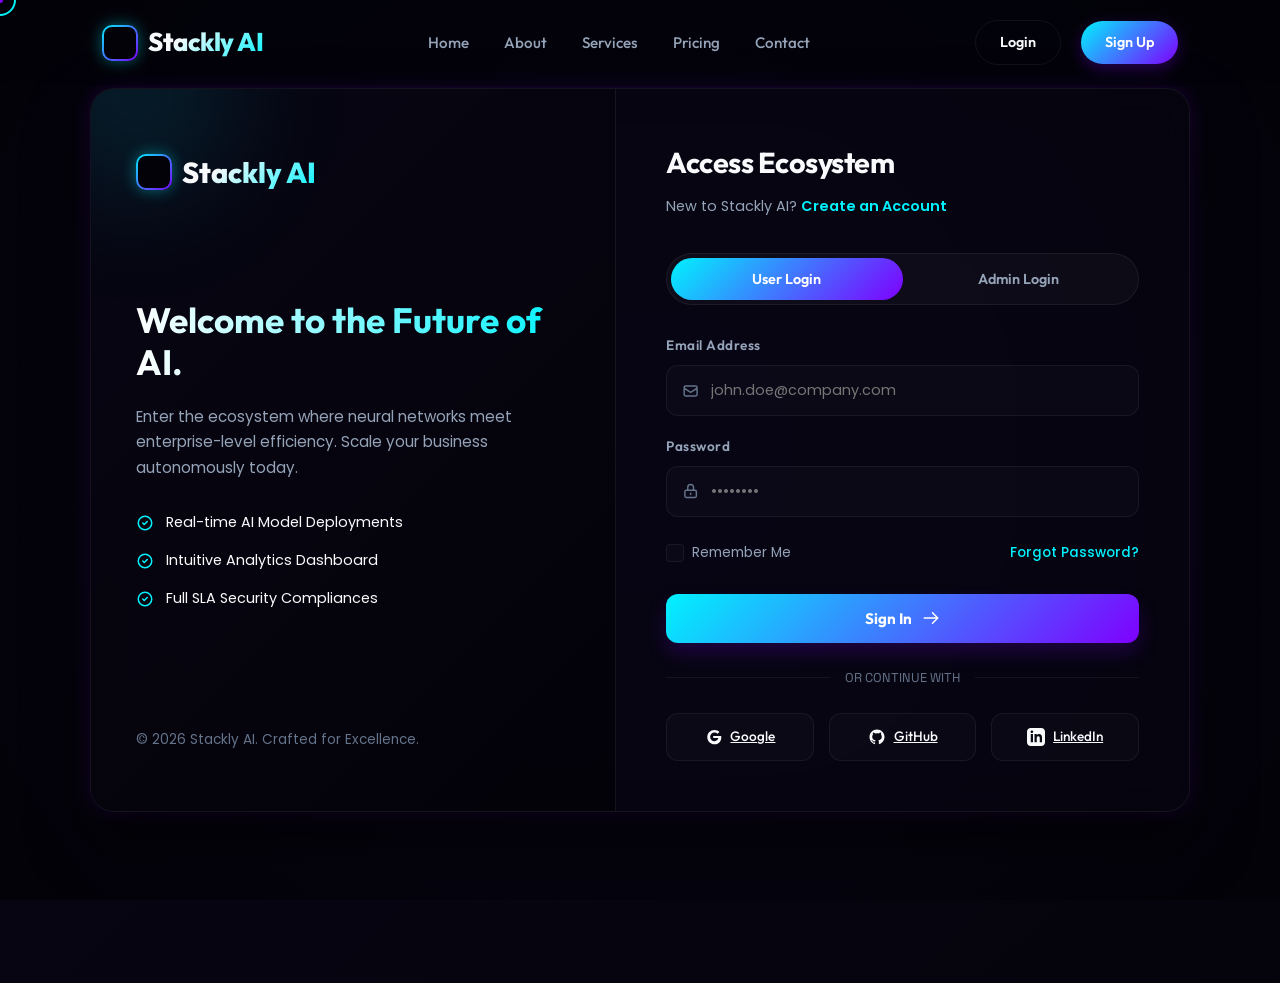
<file: login.html>
<!DOCTYPE html>
<html lang="en">
<head>
    <meta charset="UTF-8">
    <meta name="viewport" content="width=device-width, initial-scale=1.0">
    <title>Login | Stackly AI</title>
    
    <!-- Meta tags for SEO -->
    <meta name="description" content="Securely access your Stackly AI user or admin dashboard. Optimize your operations and analytics.">
    <meta name="keywords" content="Stackly AI login, admin panel access, client portal, user dashboard">
    <meta property="og:title" content="Secure Sign In | Stackly AI">
    <meta property="og:description" content="Log in to access automated agents, project statistics, and premium billing configurations.">
    <meta property="og:type" content="website">
    
    <!-- Stylesheets -->
    <link rel="stylesheet" href="assets/css/global.css">
    <link rel="stylesheet" href="assets/css/auth.css">
</head>
<body>

    <!-- Custom Cursor -->
    <div class="custom-cursor"></div>
    <div class="custom-cursor-dot"></div>

    <!-- Scroll Progress -->
    <div class="scroll-progress-bar"></div>

    <!-- Page Loading Animation Screen -->
    <div class="loader-wrapper">
        <div class="loader">
            <div class="loader-ring"></div>
            <div class="loader-ring"></div>
            <div class="loader-ring"></div>
        </div>
        <div class="loader-text">STACKLY.AI</div>
    </div>

    <!-- Page Transition Overlay -->
    <div class="page-transition-overlay"></div>

    <!-- Background Particle Canvas and ambient blobs -->
    <canvas id="particles-canvas"></canvas>
    <div class="bg-mesh">
        <div class="ambient-blob ambient-blob-1"></div>
        <div class="ambient-blob ambient-blob-2"></div>
        <div class="ambient-blob ambient-blob-3"></div>
    </div>

    <!-- Header Navigation -->
    <header class="navbar">
        <a href="index.html" class="nav-logo">
            <div class="logo-icon">
                <svg viewBox="0 0 24 24">
                    <path d="M12 2L2 7l10 5 10-5-10-5zM2 17l10 5 10-5M2 12l10 5 10-5"/>
                </svg>
            </div>
            <span>Stackly AI</span>
        </a>
        <button class="hamburger">
            <span></span><span></span><span></span><span></span>
        </button>
        <ul class="nav-links">
            <li><a href="index.html">Home</a></li>
            <li><a href="about.html">About</a></li>
            <li><a href="services.html">Services</a></li>
            <li><a href="pricing.html">Pricing</a></li>
            <li><a href="contact.html">Contact</a></li>
            <li class="nav-actions-mobile">
                <a href="login.html" class="btn-premium ghost active">Login</a>
                <a href="signup.html" class="btn-premium glow">Sign Up</a>
            </li>
        </ul>
        <div class="nav-actions">
            <a href="login.html" class="btn-premium ghost active">Login</a>
            <a href="signup.html" class="btn-premium glow">Sign Up</a>
        </div>
    </header>

    <!-- Authentication Area -->
    <main class="auth-wrapper">
        <div class="auth-container">
            
            <!-- Left Panel: Brand info / Promo -->
            <div class="auth-sidebar">
                <a href="index.html" class="auth-sidebar-brand">
                    <div class="logo-icon">
                        <svg viewBox="0 0 24 24"><path d="M12 2L2 7l10 5 10-5-10-5zM2 17l10 5 10-5M2 12l10 5 10-5"/></svg>
                    </div>
                    <span>Stackly AI</span>
                </a>
                
                <div class="auth-sidebar-content">
                    <h2>Welcome to the Future of AI.</h2>
                    <p>Enter the ecosystem where neural networks meet enterprise-level efficiency. Scale your business autonomously today.</p>
                    
                    <ul class="auth-features">
                        <li>
                            <svg fill="none" stroke="currentColor" viewBox="0 0 24 24"><path stroke-linecap="round" stroke-linejoin="round" stroke-width="2" d="M9 12l2 2 4-4m6 2a9 9 0 11-18 0 9 9 0 0118 0z"/></svg>
                            Real-time AI Model Deployments
                        </li>
                        <li>
                            <svg fill="none" stroke="currentColor" viewBox="0 0 24 24"><path stroke-linecap="round" stroke-linejoin="round" stroke-width="2" d="M9 12l2 2 4-4m6 2a9 9 0 11-18 0 9 9 0 0118 0z"/></svg>
                            Intuitive Analytics Dashboard
                        </li>
                        <li>
                            <svg fill="none" stroke="currentColor" viewBox="0 0 24 24"><path stroke-linecap="round" stroke-linejoin="round" stroke-width="2" d="M9 12l2 2 4-4m6 2a9 9 0 11-18 0 9 9 0 0118 0z"/></svg>
                            Full SLA Security Compliances
                        </li>
                    </ul>
                </div>
                
                <div class="auth-sidebar-footer">
                    &copy; 2026 Stackly AI. Crafted for Excellence.
                </div>
            </div>

            <!-- Right Panel: Form -->
            <div class="auth-form-wrapper">
                <h3>Access Ecosystem</h3>
                <p class="auth-subtitle">New to Stackly AI? <a href="signup.html">Create an Account</a></p>
                
                <!-- Role Switcher Toggle -->
                <div class="role-toggle-container">
                    <button type="button" class="role-toggle-btn active" id="toggle-user">User Login</button>
                    <button type="button" class="role-toggle-btn" id="toggle-admin">Admin Login</button>
                    <div class="role-toggle-slider"></div>
                </div>

                <form class="auth-form" id="login-form" novalidate>
                    <!-- Role input placeholder -->
                    <input type="hidden" id="auth-role" value="user">

                    <!-- Email Input -->
                    <div class="form-group">
                        <label for="email">Email Address</label>
                        <div class="input-wrapper">
                            <svg fill="none" stroke="currentColor" viewBox="0 0 24 24"><path stroke-linecap="round" stroke-linejoin="round" stroke-width="2" d="M3 8l7.89 5.26a2 2 0 002.22 0L21 8M5 19h14a2 2 0 002-2V7a2 2 0 00-2-2H5a2 2 0 00-2 2v10a2 2 0 002 2z"/></svg>
                            <input type="email" id="email" placeholder="john.doe@company.com" required>
                        </div>
                    </div>

                    <!-- Password Input -->
                    <div class="form-group">
                        <label for="password">Password</label>
                        <div class="input-wrapper">
                            <svg fill="none" stroke="currentColor" viewBox="0 0 24 24"><path stroke-linecap="round" stroke-linejoin="round" stroke-width="2" d="M12 15v2m-6 4h12a2 2 0 002-2v-6a2 2 0 00-2-2H6a2 2 0 00-2 2v6a2 2 0 002 2zm10-10V7a4 4 0 00-8 0v4h8z"/></svg>
                            <input type="password" id="password" placeholder="••••••••" required>
                        </div>
                    </div>

                    <!-- Options Row -->
                    <div class="form-options">
                        <label class="checkbox-container">
                            <input type="checkbox" id="remember">
                            <span class="checkbox-custom"></span>
                            Remember Me
                        </label>
                        <a href="#" class="forgot-pass" onclick="window.showToast('Reset password link sent to your email!', 'success')">Forgot Password?</a>
                    </div>

                    <!-- Submit Button -->
                    <button type="submit" class="auth-submit-btn">
                        Sign In
                        <svg fill="none" stroke="currentColor" viewBox="0 0 24 24"><path stroke-linecap="round" stroke-linejoin="round" stroke-width="2" d="M14 5l7 7m0 0l-7 7m7-7H3"/></svg>
                    </button>
                </form>

                <!-- Divider -->
                <div class="auth-divider">OR CONTINUE WITH</div>

                <!-- Social Signins -->
               <div class="social-auth-grid">
    <a href="404.html" class="social-auth-btn">
        <svg viewBox="0 0 24 24" fill="currentColor">
            <path d="M12.24 10.285V13.4h6.887c-.648 2.41-2.519 4.113-5.136 4.113A5.73 5.73 0 0 1 8.2 11.8a5.73 5.73 0 0 1 5.79-5.714c1.558 0 3.003.58 4.106 1.634l2.444-2.404C18.995 3.794 16.59 2.8 13.99 2.8 8.688 2.8 4.4 7.026 4.4 12.24S8.688 21.68 13.99 21.68c5.074 0 9.074-3.528 9.074-9.143 0-.61-.06-1.196-.172-1.752H12.24v-.5Z"/>
        </svg>
        Google
    </a>

    <a href="404.html" class="social-auth-btn">
        <svg viewBox="0 0 24 24" fill="currentColor">
            <path fill-rule="evenodd" clip-rule="evenodd" d="M12 2C6.477 2 2 6.477 2 12c0 4.42 2.865 8.17 6.839 9.49.5.092.682-.217.682-.482 0-.237-.008-.866-.013-1.7-2.782.603-3.369-1.34-3.369-1.34-.454-1.156-1.11-1.464-1.11-1.464-.908-.62.069-.608.069-.608 1.003.07 1.531 1.03 1.531 1.03.892 1.529 2.341 1.087 2.91.831.092-.646.35-1.086.636-1.336-2.22-.253-4.555-1.11-4.555-4.943 0-1.091.39-1.984 1.029-2.683-.103-.253-.446-1.27.098-2.647 0 0 .84-.269 2.75 1.025A9.564 9.564 0 0112 6.844c.85.004 1.705.115 2.504.337 1.909-1.294 2.747-1.025 2.747-1.025.546 1.377.203 2.394.1 2.647.64.699 1.028 1.592 1.028 2.683 0 3.842-2.339 4.687-4.566 4.935.359.309.678.919.678 1.852 0 1.336-.012 2.415-.012 2.743 0 .267.18.579.688.481C19.137 20.167 22 16.418 22 12c0-5.523-4.477-10-10-10z"/>
        </svg>
        GitHub
    </a>

    <a href="404.html" class="social-auth-btn">
        <svg viewBox="0 0 24 24" fill="currentColor">
            <path d="M19 0h-14c-2.761 0-5 2.239-5 5v14c0 2.761 2.239 5 5 5h14c2.762 0 5-2.239 5-5v-14c0-2.761-2.238-5-5-5zm-11 19h-3v-11h3v11zm-1.5-12.268c-.966 0-1.75-.79-1.75-1.764s.784-1.764 1.75-1.764 1.75.79 1.75 1.764-.783 1.764-1.75 1.764zm13.5 12.268h-3v-5.604c0-3.368-4-3.113-4 0v5.604h-3v-11h3v1.765c1.396-2.586 7-2.777 7 2.476v6.759z"/>
        </svg>
        LinkedIn
    </a>
</div>
            </div>
        </div>
    </main>

    <!-- Footer Area -->
    <footer class="footer" style="padding-top: 40px; padding-bottom: 20px;">
        <div class="footer-bottom" style="border: none; padding: 0;">
            <p>&copy; 2026 Stackly AI. All Rights Reserved.</p>
            <div class="footer-bottom-links">
                <a href="404.html">Privacy Policy</a>
                <a href="404.html">Terms of Service</a>
            </div>
        </div>
    </footer>

    <!-- Back to Top Button -->
    <a href="#" class="back-to-top">
        <svg style="width: 20px; height: 20px;" fill="none" stroke="currentColor" viewBox="0 0 24 24"><path stroke-linecap="round" stroke-linejoin="round" stroke-width="2" d="M5 10l7-7m0 0l7 7m-7-7v18"/></svg>
    </a>

    <!-- Scripts -->
    <script src="assets/js/global.js"></script>
    <script src="assets/js/auth.js"></script>
</body>
</html>
</file>
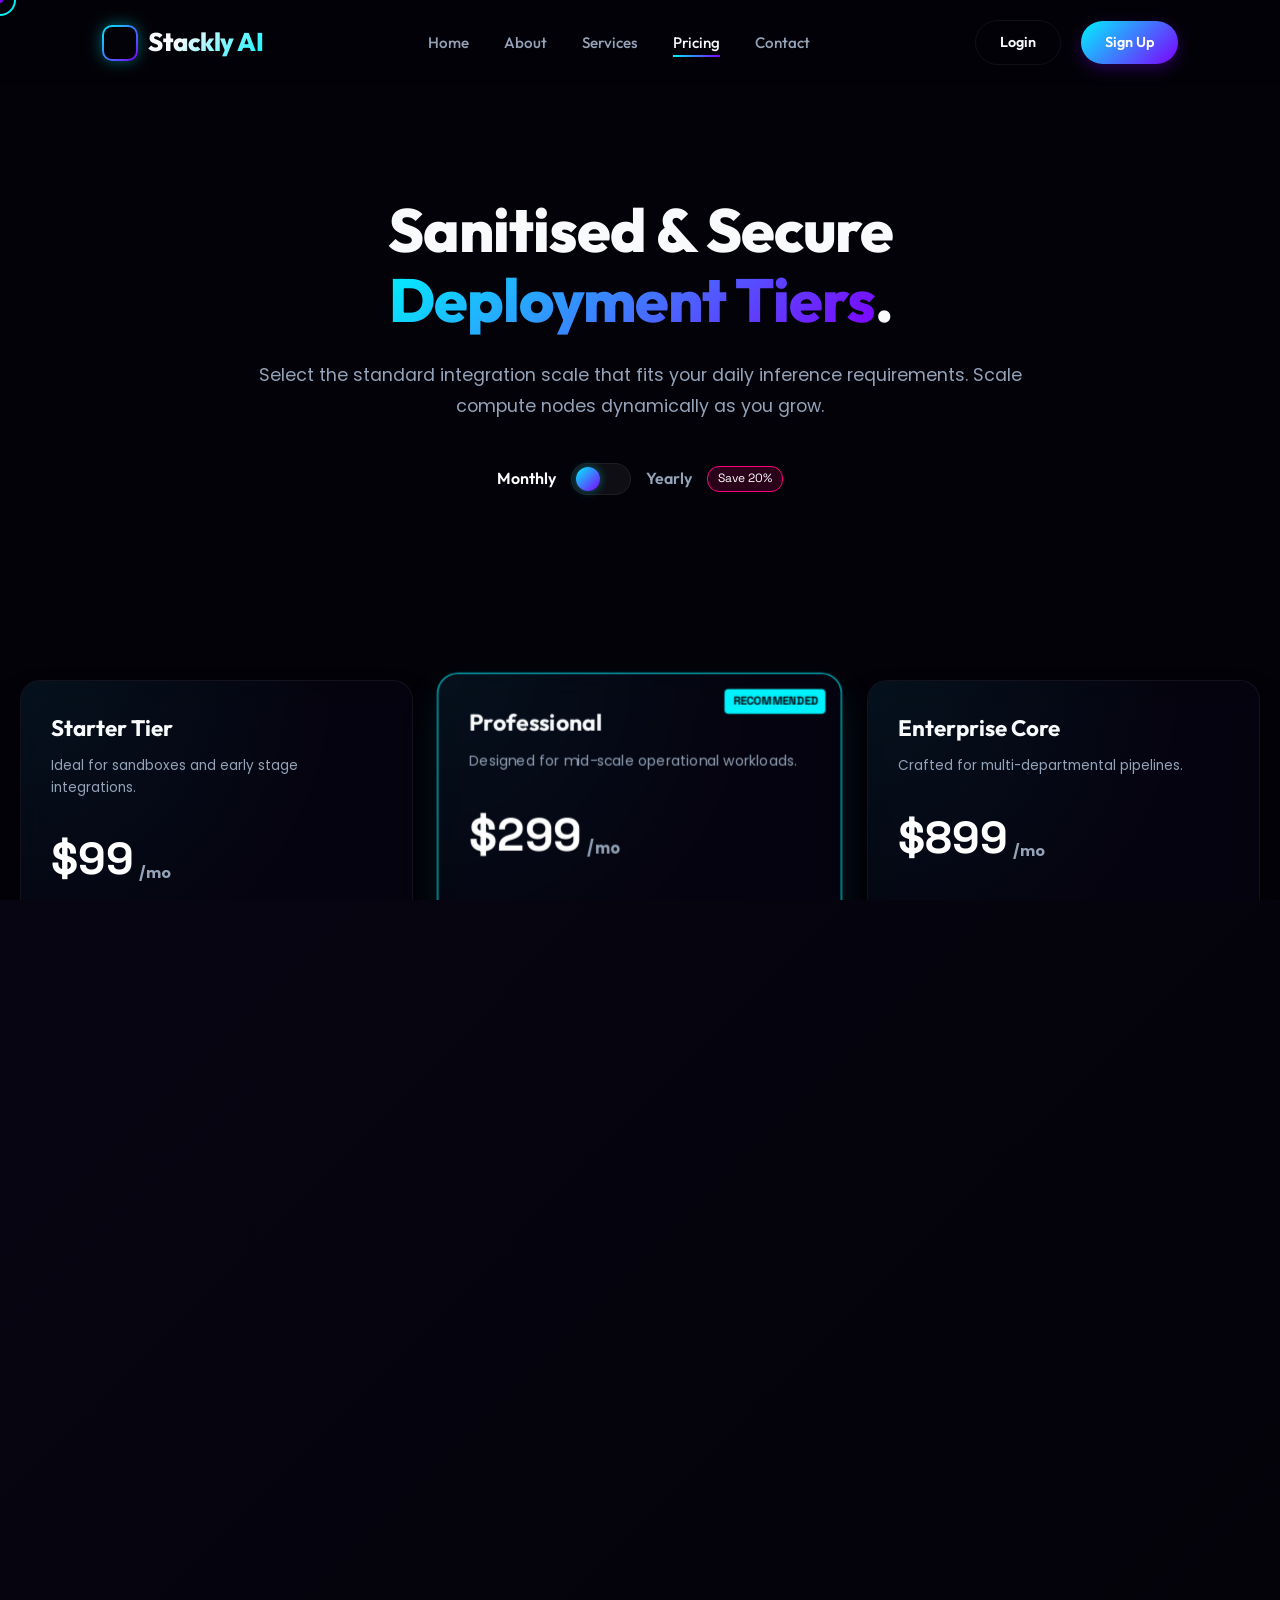
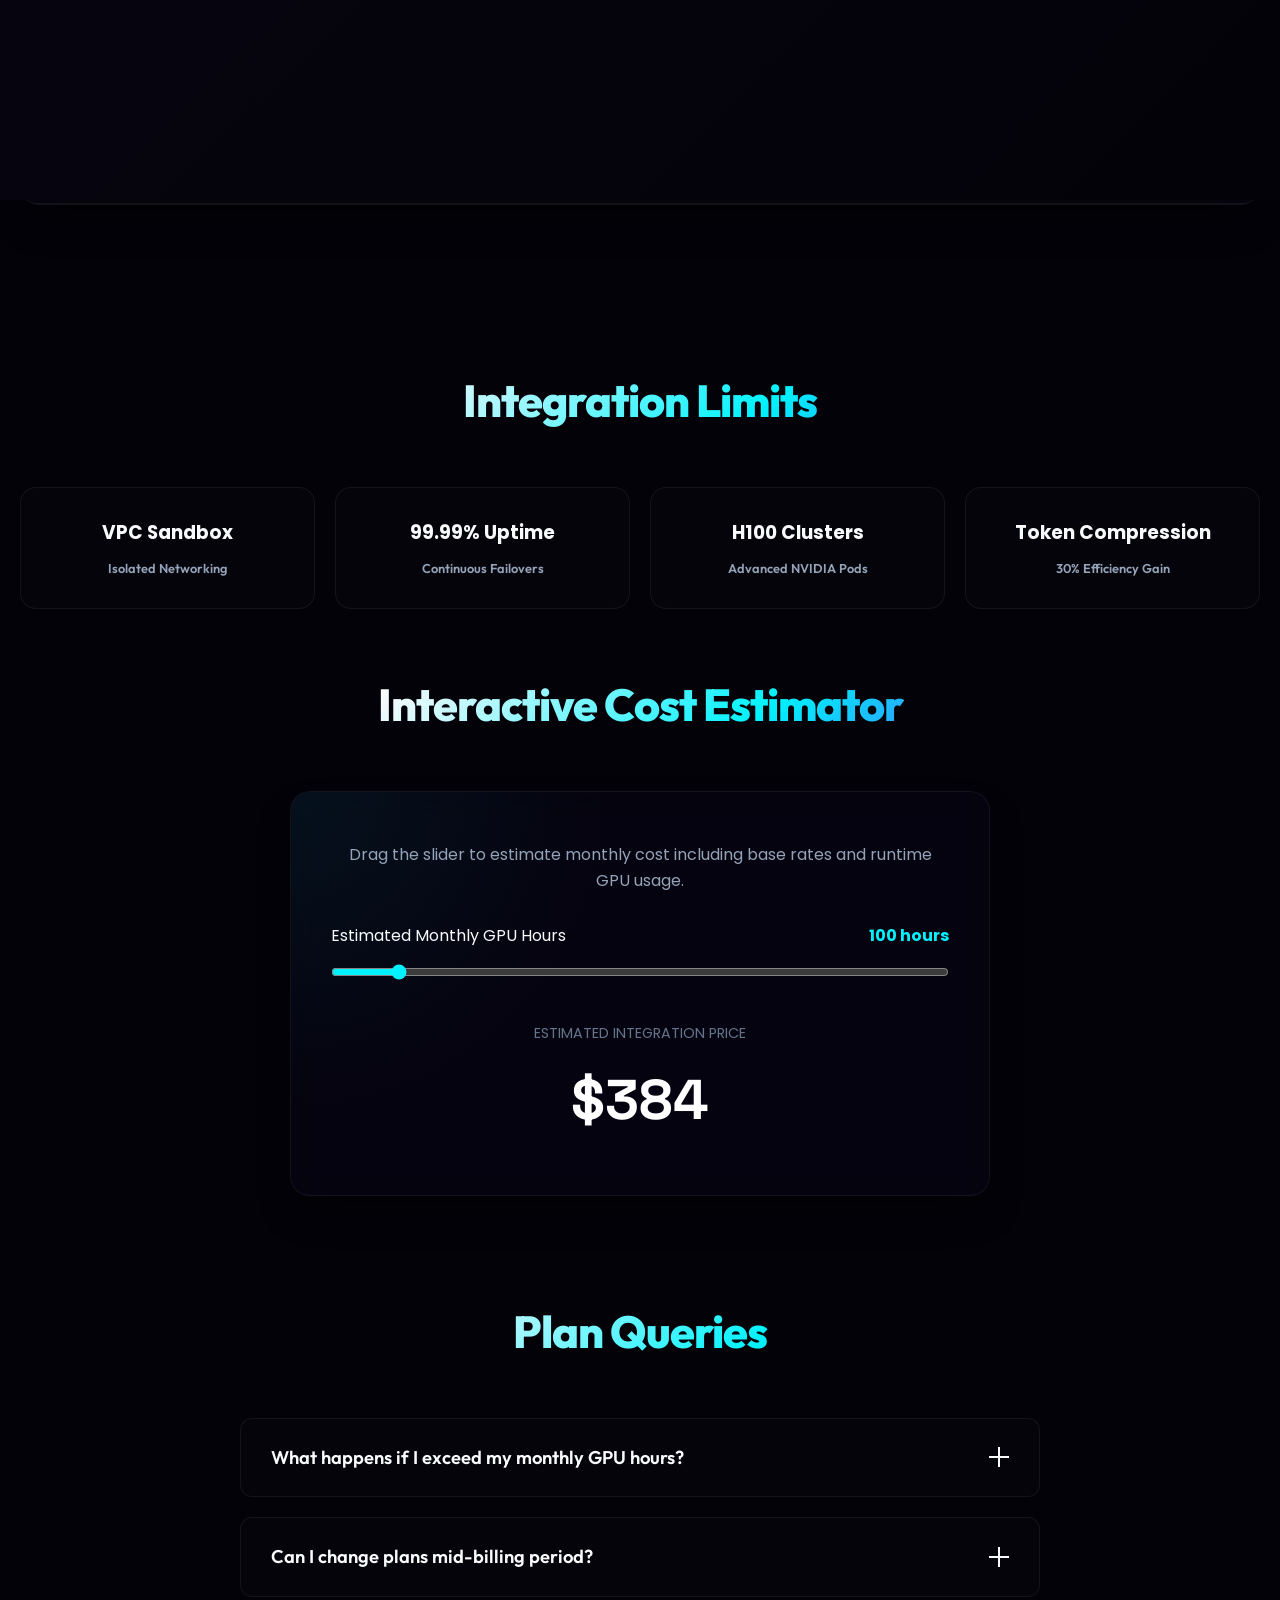
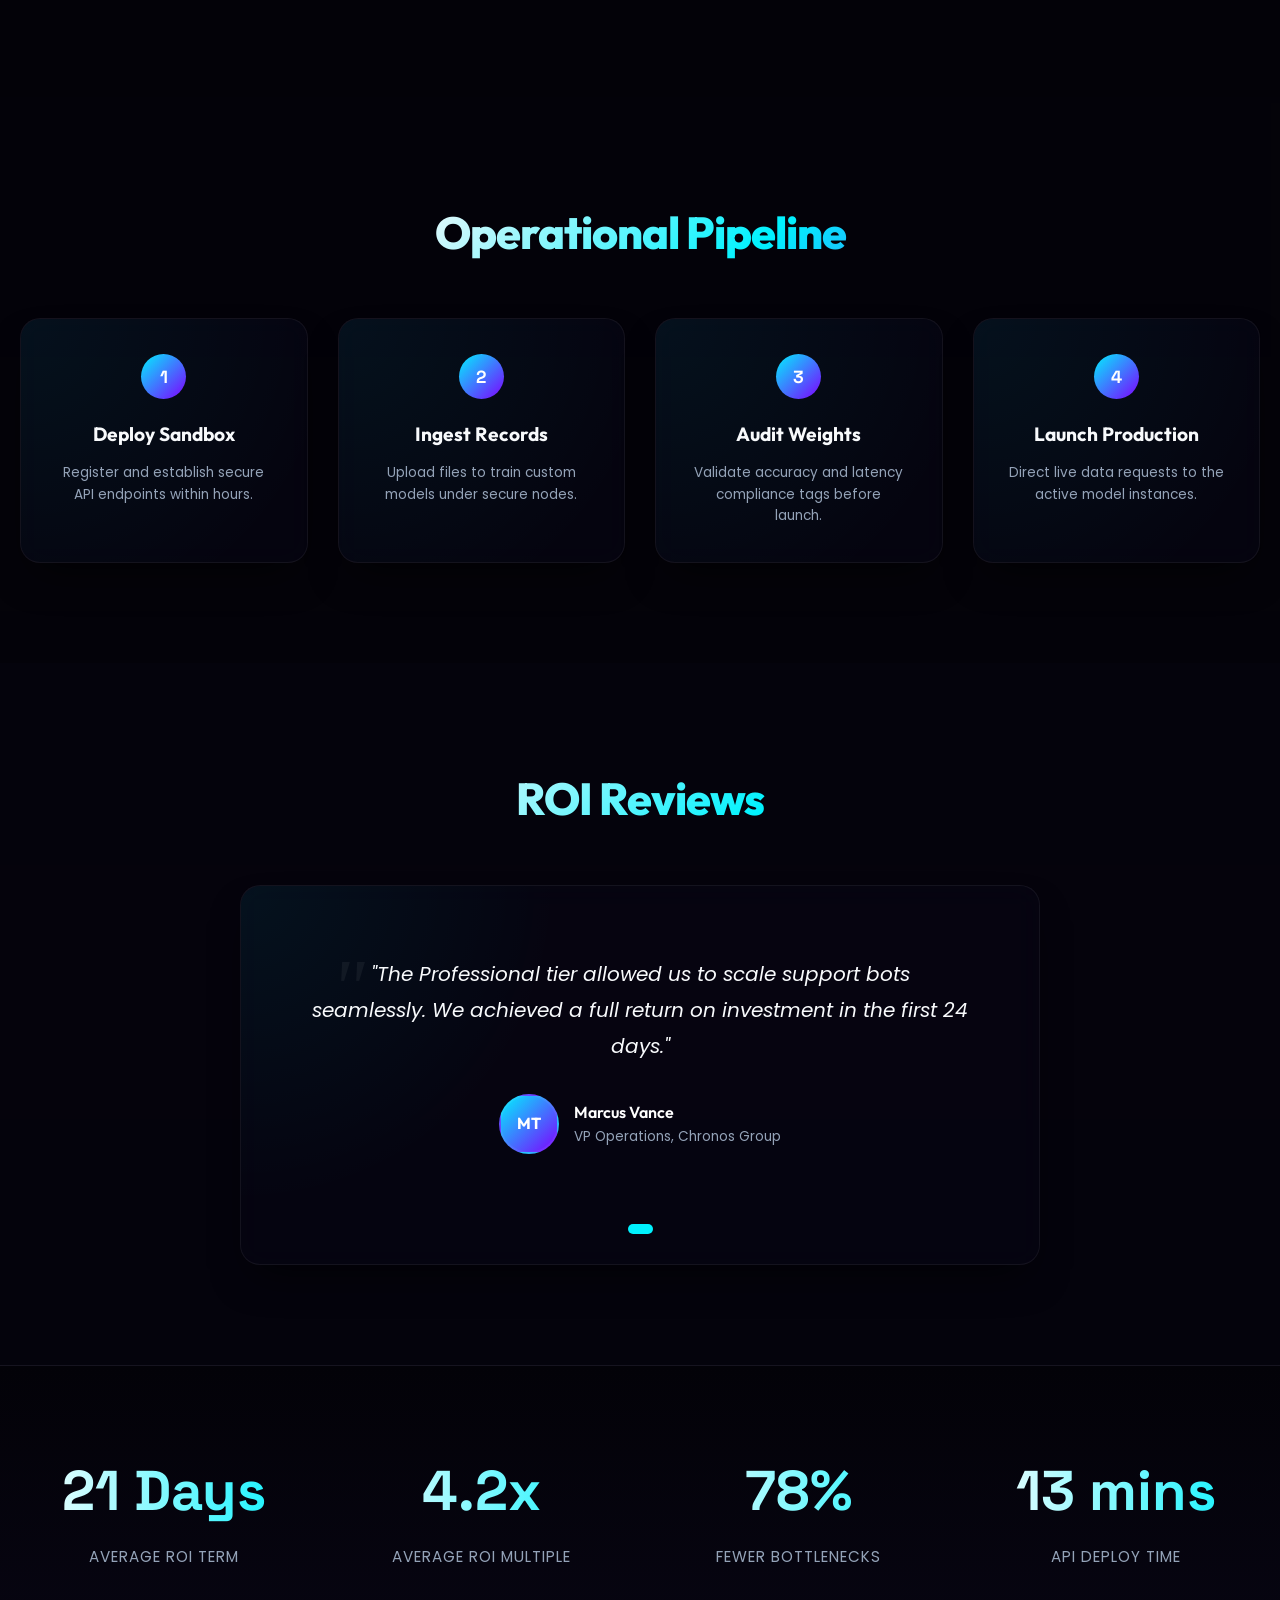
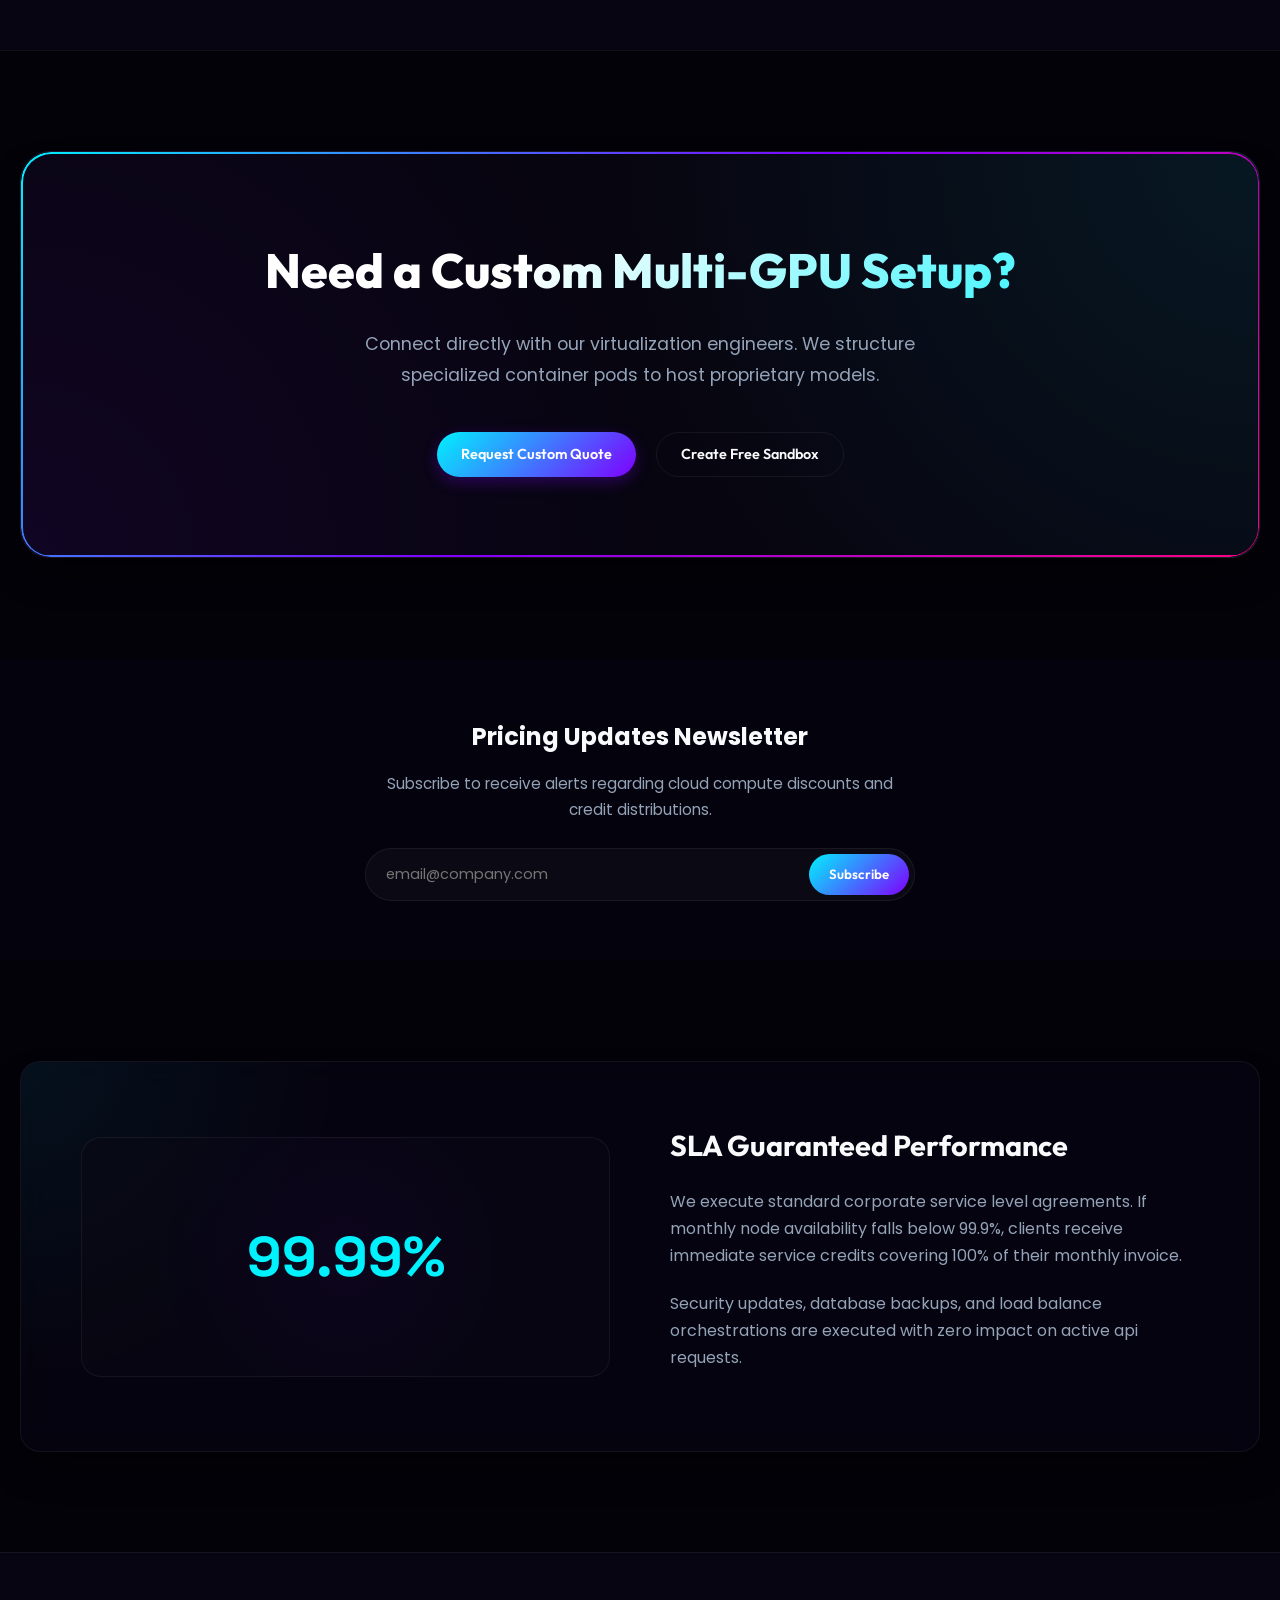
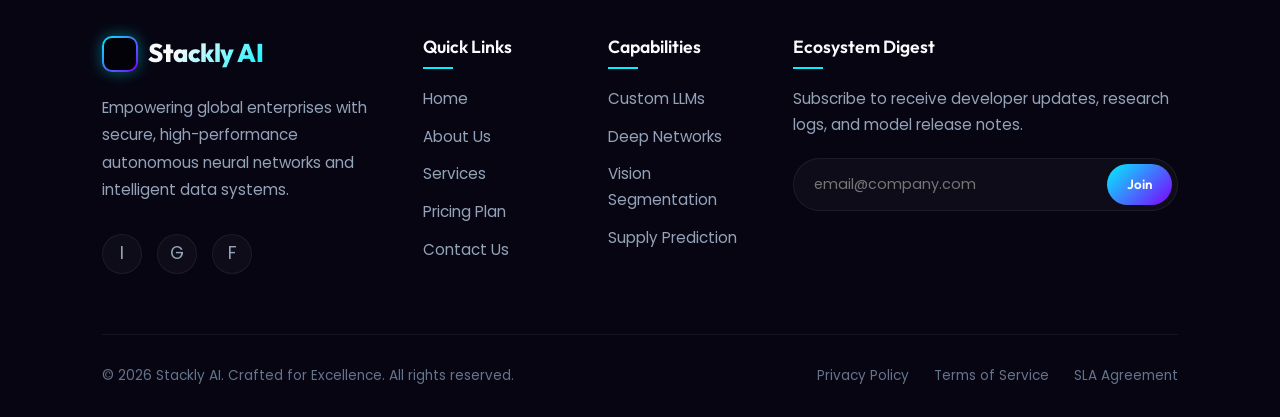
<file: pricing.html>
<!DOCTYPE html>
<html lang="en">
<head>
    <meta charset="UTF-8">
    <meta name="viewport" content="width=device-width, initial-scale=1.0">
    <title>Pricing Plans | Stackly AI</title>
    
    <!-- SEO Optimization Meta Tags -->
    <meta name="description" content="Compare monthly and yearly pricing plans for custom LLM models, predictive analytics, and containerized GPU cluster grids by Stackly AI.">
    <meta name="keywords" content="AI pricing, GPU hours cost, LLM deployment plan, custom API SLA pricing">
    <meta name="author" content="Stackly AI Team">
    
    <!-- Open Graph Metadata -->
    <meta property="og:title" content="Ecosystem Pricing | Stackly AI">
    <meta property="og:description" content="Transparent, secure tier integrations matching your corporate scalability parameters.">
    <meta property="og:type" content="website">
    
    <!-- Stylesheets -->
    <link rel="stylesheet" href="assets/css/global.css">
    <link rel="stylesheet" href="assets/css/pricing.css">
    <link rel="stylesheet" href="assets/css/home.css"> <!-- Reused FAQ & Testimonial styling -->
</head>
<body>

    <!-- Scroll Progress Indicator -->
    <div class="scroll-progress-bar"></div>

    <!-- Page Loading Animation Screen -->
    <div class="loader-wrapper">
        <div class="loader">
            <div class="loader-ring"></div>
            <div class="loader-ring"></div>
            <div class="loader-ring"></div>
        </div>
        <div class="loader-text">STACKLY.AI</div>
    </div>

    <!-- Page Transition Sliding Overlay -->
    <div class="page-transition-overlay"></div>

    <!-- Custom Glowing Cursor -->
    <div class="custom-cursor"></div>
    <div class="custom-cursor-dot"></div>

    <!-- Ambient particles backdrop -->
    <canvas id="particles-canvas"></canvas>
    <div class="bg-mesh">
        <div class="ambient-blob ambient-blob-1"></div>
        <div class="ambient-blob ambient-blob-2"></div>
        <div class="ambient-blob ambient-blob-3"></div>
    </div>

    <!-- Navigation Header -->
    <header class="navbar">
        <a href="index.html" class="nav-logo">
            <div class="logo-icon">
                <svg viewBox="0 0 24 24"><path d="M12 2L2 7l10 5 10-5-10-5zM2 17l10 5 10-5M2 12l10 5 10-5"/></svg>
            </div>
            <span>Stackly AI</span>
        </a>
        <button class="hamburger" aria-label="Toggle Navigation menu">
            <span></span><span></span><span></span><span></span>
        </button>
        <ul class="nav-links">
            <li><a href="index.html">Home</a></li>
            <li><a href="about.html">About</a></li>
            <li><a href="services.html">Services</a></li>
            <li><a href="pricing.html" class="active">Pricing</a></li>
            <li><a href="contact.html">Contact</a></li>
            <li class="nav-actions-mobile">
                <a href="login.html" class="btn-premium ghost">Login</a>
                <a href="signup.html" class="btn-premium glow">Sign Up</a>
            </li>
        </ul>
        <div class="nav-actions">
            <a href="login.html" class="btn-premium ghost">Login</a>
            <a href="signup.html" class="btn-premium glow">Sign Up</a>
        </div>
    </header>

    <!-- SECTION 1: HERO -->
    <section class="pricing-hero container-width" id="hero">
        <div class="pricing-hero-content reveal">
            <h1>Sanitised & Secure <span>Deployment Tiers</span>.</h1>
            <p>Select the standard integration scale that fits your daily inference requirements. Scale compute nodes dynamically as you grow.</p>
            
            <!-- Billing Switcher -->
            <div class="billing-switcher">
                <span class="billing-lbl active" id="billing-monthly">Monthly</span>
                <div class="toggle-switch">
                    <div class="toggle-knob"></div>
                </div>
                <span class="billing-lbl" id="billing-yearly">Yearly</span>
                <span class="discount-tag">Save 20%</span>
            </div>
        </div>
    </section>

    <!-- SECTION 2: MONTHLY PLANS -->
    <!-- SECTION 3: YEARLY PLANS -->
    <section class="plans-section container-width">
        
        <!-- Monthly Grid -->
        <div class="plans-grid monthly-plans-container">
            
            <!-- Starter -->
            <div class="glass-card plan-card reveal-left">
                <div class="plan-header">
                    <h3>Starter Tier</h3>
                    <p>Ideal for sandboxes and early stage integrations.</p>
                    <div class="plan-price">$99<span>/mo</span></div>
                </div>
                <ul class="plan-features-list">
                    <li><svg fill="none" stroke="currentColor" viewBox="0 0 24 24"><path stroke-linecap="round" stroke-linejoin="round" stroke-width="2" d="M5 13l4 4L19 7"/></svg>50 GPU Hours Included</li>
                    <li><svg fill="none" stroke="currentColor" viewBox="0 0 24 24"><path stroke-linecap="round" stroke-linejoin="round" stroke-width="2" d="M5 13l4 4L19 7"/></svg>1 Custom Fine-Tuned Model</li>
                    <li><svg fill="none" stroke="currentColor" viewBox="0 0 24 24"><path stroke-linecap="round" stroke-linejoin="round" stroke-width="2" d="M5 13l4 4L19 7"/></svg>60 RPM Rate Limit</li>
                    <li><svg fill="none" stroke="currentColor" viewBox="0 0 24 24"><path stroke-linecap="round" stroke-linejoin="round" stroke-width="2" d="M5 13l4 4L19 7"/></svg>Slack Channel Support</li>
                </ul>
                <a href="404.html" class="btn-premium ghost" style="width: 100%; text-align: center; justify-content: center;">Deploy Sandbox</a>
            </div>

            <!-- Professional -->
            <div class="glass-card plan-card popular reveal">
                <div class="plan-header">
                    <h3>Professional</h3>
                    <p>Designed for mid-scale operational workloads.</p>
                    <div class="plan-price">$299<span>/mo</span></div>
                </div>
                <ul class="plan-features-list">
                    <li><svg fill="none" stroke="currentColor" viewBox="0 0 24 24"><path stroke-linecap="round" stroke-linejoin="round" stroke-width="2" d="M5 13l4 4L19 7"/></svg>200 GPU Hours Included</li>
                    <li><svg fill="none" stroke="currentColor" viewBox="0 0 24 24"><path stroke-linecap="round" stroke-linejoin="round" stroke-width="2" d="M5 13l4 4L19 7"/></svg>5 Custom Fine-Tuned Models</li>
                    <li><svg fill="none" stroke="currentColor" viewBox="0 0 24 24"><path stroke-linecap="round" stroke-linejoin="round" stroke-width="2" d="M5 13l4 4L19 7"/></svg>300 RPM Rate Limit</li>
                    <li><svg fill="none" stroke="currentColor" viewBox="0 0 24 24"><path stroke-linecap="round" stroke-linejoin="round" stroke-width="2" d="M5 13l4 4L19 7"/></svg>Dedicated Specialist Support</li>
                </ul>
                <a href="404.html" class="btn-premium glow" style="width: 100%; text-align: center; justify-content: center;">Select Professional</a>
            </div>

            <!-- Enterprise -->
            <div class="glass-card plan-card reveal-right">
                <div class="plan-header">
                    <h3>Enterprise Core</h3>
                    <p>Crafted for multi-departmental pipelines.</p>
                    <div class="plan-price">$899<span>/mo</span></div>
                </div>
                <ul class="plan-features-list">
                    <li><svg fill="none" stroke="currentColor" viewBox="0 0 24 24"><path stroke-linecap="round" stroke-linejoin="round" stroke-width="2" d="M5 13l4 4L19 7"/></svg>Unlimited GPU Hours</li>
                    <li><svg fill="none" stroke="currentColor" viewBox="0 0 24 24"><path stroke-linecap="round" stroke-linejoin="round" stroke-width="2" d="M5 13l4 4L19 7"/></svg>Unlimited Custom Models</li>
                    <li><svg fill="none" stroke="currentColor" viewBox="0 0 24 24"><path stroke-linecap="round" stroke-linejoin="round" stroke-width="2" d="M5 13l4 4L19 7"/></svg>Infinite Auto-Scaling Limit</li>
                    <li><svg fill="none" stroke="currentColor" viewBox="0 0 24 24"><path stroke-linecap="round" stroke-linejoin="round" stroke-width="2" d="M5 13l4 4L19 7"/></svg>Immediate 24/7 SLA Hotline</li>
                </ul>
                <a href="404.html" class="btn-premium ghost" style="width: 100%; text-align: center; justify-content: center;">Contact Operations</a>
            </div>

        </div>

        <!-- Yearly Grid (20% Off) -->
        <div class="plans-grid yearly-plans-container">
            
            <!-- Starter -->
            <div class="glass-card plan-card">
                <div class="plan-header">
                    <h3>Starter Tier</h3>
                    <p>Ideal for sandboxes and early stage integrations.</p>
                    <div class="plan-price">$79<span>/mo</span></div>
                </div>
                <ul class="plan-features-list">
                    <li><svg fill="none" stroke="currentColor" viewBox="0 0 24 24"><path stroke-linecap="round" stroke-linejoin="round" stroke-width="2" d="M5 13l4 4L19 7"/></svg>50 GPU Hours Included</li>
                    <li><svg fill="none" stroke="currentColor" viewBox="0 0 24 24"><path stroke-linecap="round" stroke-linejoin="round" stroke-width="2" d="M5 13l4 4L19 7"/></svg>1 Custom Fine-Tuned Model</li>
                    <li><svg fill="none" stroke="currentColor" viewBox="0 0 24 24"><path stroke-linecap="round" stroke-linejoin="round" stroke-width="2" d="M5 13l4 4L19 7"/></svg>60 RPM Rate Limit</li>
                    <li><svg fill="none" stroke="currentColor" viewBox="0 0 24 24"><path stroke-linecap="round" stroke-linejoin="round" stroke-width="2" d="M5 13l4 4L19 7"/></svg>Slack Channel Support</li>
                </ul>
                <a href="404.html" class="btn-premium ghost" style="width: 100%; text-align: center; justify-content: center;">Deploy Sandbox</a>
            </div>

            <!-- Professional -->
            <div class="glass-card plan-card popular">
                <div class="plan-header">
                    <h3>Professional</h3>
                    <p>Designed for mid-scale operational workloads.</p>
                    <div class="plan-price">$239<span>/mo</span></div>
                </div>
                <ul class="plan-features-list">
                    <li><svg fill="none" stroke="currentColor" viewBox="0 0 24 24"><path stroke-linecap="round" stroke-linejoin="round" stroke-width="2" d="M5 13l4 4L19 7"/></svg>200 GPU Hours Included</li>
                    <li><svg fill="none" stroke="currentColor" viewBox="0 0 24 24"><path stroke-linecap="round" stroke-linejoin="round" stroke-width="2" d="M5 13l4 4L19 7"/></svg>5 Custom Fine-Tuned Models</li>
                    <li><svg fill="none" stroke="currentColor" viewBox="0 0 24 24"><path stroke-linecap="round" stroke-linejoin="round" stroke-width="2" d="M5 13l4 4L19 7"/></svg>300 RPM Rate Limit</li>
                    <li><svg fill="none" stroke="currentColor" viewBox="0 0 24 24"><path stroke-linecap="round" stroke-linejoin="round" stroke-width="2" d="M5 13l4 4L19 7"/></svg>Dedicated Specialist Support</li>
                </ul>
                <a href="404.html" class="btn-premium glow" style="width: 100%; text-align: center; justify-content: center;">Select Professional</a>
            </div>

            <!-- Enterprise -->
            <div class="glass-card plan-card">
                <div class="plan-header">
                    <h3>Enterprise Core</h3>
                    <p>Crafted for multi-departmental pipelines.</p>
                    <div class="plan-price">$719<span>/mo</span></div>
                </div>
                <ul class="plan-features-list">
                    <li><svg fill="none" stroke="currentColor" viewBox="0 0 24 24"><path stroke-linecap="round" stroke-linejoin="round" stroke-width="2" d="M5 13l4 4L19 7"/></svg>Unlimited GPU Hours</li>
                    <li><svg fill="none" stroke="currentColor" viewBox="0 0 24 24"><path stroke-linecap="round" stroke-linejoin="round" stroke-width="2" d="M5 13l4 4L19 7"/></svg>Unlimited Custom Models</li>
                    <li><svg fill="none" stroke="currentColor" viewBox="0 0 24 24"><path stroke-linecap="round" stroke-linejoin="round" stroke-width="2" d="M5 13l4 4L19 7"/></svg>Infinite Auto-Scaling Limit</li>
                    <li><svg fill="none" stroke="currentColor" viewBox="0 0 24 24"><path stroke-linecap="round" stroke-linejoin="round" stroke-width="2" d="M5 13l4 4L19 7"/></svg>Immediate 24/7 SLA Hotline</li>
                </ul>
                <a href="404.html" class="btn-premium ghost" style="width: 100%; text-align: center; justify-content: center;">Contact Operations</a>
            </div>

        </div>

    </section>

    <!-- SECTION 4: PRICING COMPARISON MATRIX -->
    <section class="comparison-section container-width">
        <h2 class="section-title reveal">Full Matrix Comparison</h2>
        <div class="comparison-table-wrapper reveal">
            <table class="comparison-table">
                <thead>
                    <tr>
                        <th>Core Capacities</th>
                        <th>Starter</th>
                        <th>Professional</th>
                        <th>Enterprise</th>
                    </tr>
                </thead>
                <tbody>
                    <tr>
                        <td>Fine-Tuned LLMs</td>
                        <td>1</td>
                        <td>5</td>
                        <td>Unlimited</td>
                    </tr>
                    <tr>
                        <td>Daily Inferences</td>
                        <td>Up to 10k</td>
                        <td>Up to 250k</td>
                        <td>Unlimited</td>
                    </tr>
                    <tr>
                        <td>API Latency (SLA)</td>
                        <td>No Guarantee</td>
                        <td>&lt; 15ms</td>
                        <td>&lt; 4.8ms</td>
                    </tr>
                    <tr>
                        <td>Data Isolation</td>
                        <td>Shared Container</td>
                        <td>Dedicated VPC</td>
                        <td>On-Prem / Private Node</td>
                    </tr>
                    <tr>
                        <td>Support Ticket SLA</td>
                        <td>24 Hours</td>
                        <td>2 Hours</td>
                        <td>Immediate Hotline</td>
                    </tr>
                </tbody>
            </table>
        </div>
    </section>

    <!-- SECTION 5: KEY FEATURES (BADGES) -->
    <section class="tech-section container-width" style="padding-top: 60px; padding-bottom: 60px;">
        <h2 class="section-title reveal">Integration Limits</h2>
        <div class="tech-grid">
            <div class="tech-card reveal">
                <h3>VPC Sandbox</h3>
                <span style="font-size: 0.8rem; color: var(--text-secondary); margin-top: 10px;">Isolated Networking</span>
            </div>
            <div class="tech-card reveal">
                <h3>99.99% Uptime</h3>
                <span style="font-size: 0.8rem; color: var(--text-secondary); margin-top: 10px;">Continuous Failovers</span>
            </div>
            <div class="tech-card reveal">
                <h3>H100 Clusters</h3>
                <span style="font-size: 0.8rem; color: var(--text-secondary); margin-top: 10px;">Advanced NVIDIA Pods</span>
            </div>
            <div class="tech-card reveal">
                <h3>Token Compression</h3>
                <span style="font-size: 0.8rem; color: var(--text-secondary); margin-top: 10px;">30% Efficiency Gain</span>
            </div>
        </div>
    </section>

    <!-- SECTION 6: ENTERPRISE SOLUTIONS (CALCULATOR) -->
    <section class="pricing-section container-width" id="calculator">
        <h2 class="section-title reveal">Interactive Cost Estimator</h2>
        <div class="glass-card reveal" style="max-width: 700px; margin: 0 auto; padding: 50px 40px;">
            <p style="text-align: center; margin-bottom: 30px; color: var(--text-secondary);">Drag the slider to estimate monthly cost including base rates and runtime GPU usage.</p>
            <div class="form-group" style="margin-bottom: 35px;">
                <label for="gpu-hours-slider" style="display: flex; justify-content: space-between; font-size: 1rem;">
                    <span>Estimated Monthly GPU Hours</span>
                    <span id="gpu-hours-val" style="color: var(--accent-cyan); font-weight: 700;">100 hours</span>
                </label>
                <input type="range" id="gpu-hours-slider" min="0" max="1000" value="100" style="width: 100%; accent-color: var(--accent-cyan); margin-top: 15px; cursor: pointer;">
            </div>
            <div style="text-align: center;">
                <div style="font-size: 0.9rem; color: var(--text-muted); text-transform: uppercase;">Estimated Integration Price</div>
                <div id="estimated-cost-val" style="font-family: var(--font-mono); font-size: 3.5rem; font-weight: 700; color: #ffffff; margin-top: 10px;">$384</div>
            </div>
        </div>
    </section>

    <!-- SECTION 7: PRICING FAQS -->
    <section class="faq-section container-width">
        <h2 class="section-title reveal">Plan Queries</h2>
        <div class="faq-list reveal">
            <div class="faq-item">
                <div class="faq-header">
                    <h3>What happens if I exceed my monthly GPU hours?</h3>
                    <div class="faq-icon"></div>
                </div>
                <div class="faq-body">
                    <p>Excess hours are billed at a flat rate of $0.85 per hour on Starter and Professional plans. Enterprise plans feature unrestricted compute limits and do not incur overflow rates.</p>
                </div>
            </div>
            <div class="faq-item">
                <div class="faq-header">
                    <h3>Can I change plans mid-billing period?</h3>
                    <div class="faq-icon"></div>
                </div>
                <div class="faq-body">
                    <p>Yes. When upgrading, remaining credits are automatically calculated and subtracted from your next invoice. Downgrades take effect at the start of your subsequent billing cycle.</p>
                </div>
            </div>
        </div>
    </section>

    <!-- SECTION 8: ONBOARDING PROCESS -->
    <section class="process-section container-width">
        <h2 class="section-title reveal">Operational Pipeline</h2>
        <div class="process-grid">
            <div class="process-card glass-card reveal-left">
                <div class="process-step">1</div>
                <h3>Deploy Sandbox</h3>
                <p>Register and establish secure API endpoints within hours.</p>
            </div>
            <div class="process-card glass-card reveal">
                <div class="process-step">2</div>
                <h3>Ingest Records</h3>
                <p>Upload files to train custom models under secure nodes.</p>
            </div>
            <div class="process-card glass-card reveal">
                <div class="process-step">3</div>
                <h3>Audit Weights</h3>
                <p>Validate accuracy and latency compliance tags before launch.</p>
            </div>
            <div class="process-card glass-card reveal-right">
                <div class="process-step">4</div>
                <h3>Launch Production</h3>
                <p>Direct live data requests to the active model instances.</p>
            </div>
        </div>
    </section>

    <!-- SECTION 9: CLIENT TESTIMONIALS -->
    <section class="testimonials-section container-width">
        <h2 class="section-title reveal">ROI Reviews</h2>
        <div class="testimonial-carousel glass-card reveal">
            <div class="testimonial-track">
                <div class="testimonial-slide">
                    <p class="testimonial-quote">
                        "The Professional tier allowed us to scale support bots seamlessly. We achieved a full return on investment in the first 24 days."
                    </p>
                    <div class="author-info">
                        <div class="author-img">MT</div>
                        <div class="author-meta">
                            <h4>Marcus Vance</h4>
                            <span>VP Operations, Chronos Group</span>
                        </div>
                    </div>
                </div>
            </div>
            <div class="carousel-dots"></div>
        </div>
    </section>

    <!-- SECTION 10: STATISTICS -->
    <section class="stats-section container-width">
        <div class="stats-grid">
            <div>
                <div class="stat-number" data-target="24" data-suffix=" Days">0 Days</div>
                <div class="stat-label">Average ROI Term</div>
            </div>
            <div>
                <div class="stat-number" data-target="4.8" data-decimals="1" data-suffix="x">0.0x</div>
                <div class="stat-label">Average ROI Multiple</div>
            </div>
            <div>
                <div class="stat-number" data-target="90" data-suffix="%">0%</div>
                <div class="stat-label">Fewer Bottlenecks</div>
            </div>
            <div>
                <div class="stat-number" data-target="15" data-suffix=" mins">0 mins</div>
                <div class="stat-label">API Deploy Time</div>
            </div>
        </div>
    </section>

    <!-- SECTION 11: CONTACT CTA -->
    <section class="cta-section container-width">
        <div class="cta-banner reveal-zoom">
            <h2>Need a Custom Multi-GPU Setup?</h2>
            <p>Connect directly with our virtualization engineers. We structure specialized container pods to host proprietary models.</p>
            <div class="hero-btns" style="justify-content: center;">
                <a href="contact.html" class="btn-premium glow">Request Custom Quote</a>
                <a href="signup.html" class="btn-premium ghost">Create Free Sandbox</a>
            </div>
        </div>
    </section>

    <!-- SECTION 12: NEWSLETTER -->
    <section class="choose-section container-width" style="padding-top: 60px; padding-bottom: 60px;">
        <div class="footer-newsletter" style="max-width: 550px; margin: 0 auto; text-align: center;">
            <h4 style="font-size: 1.5rem; margin-bottom: 15px;">Pricing Updates Newsletter</h4>
            <p style="margin-bottom: 25px;">Subscribe to receive alerts regarding cloud compute discounts and credit distributions.</p>
            <form class="newsletter-form" onsubmit="event.preventDefault(); window.showToast('Subscribed to newsletter!', 'success'); this.reset();">
                <input type="email" placeholder="email@company.com" required>
                <button type="submit">Subscribe</button>
            </form>
        </div>
    </section>

    <!-- SECTION 13: SECURITY SLA GUARANTEE -->
    <section class="sla-section container-width">
        <div class="glass-card sla-card reveal">
            <div class="sla-visual">99.99%</div>
            <div class="sla-content">
                <h3>SLA Guaranteed Performance</h3>
                <p>We execute standard corporate service level agreements. If monthly node availability falls below 99.9%, clients receive immediate service credits covering 100% of their monthly invoice.</p>
                <p>Security updates, database backups, and load balance orchestrations are executed with zero impact on active api requests.</p>
            </div>
        </div>
    </section>

    <!-- Footer Area -->
    <footer class="footer">
        <div class="footer-grid">
            <div class="footer-brand">
                <a href="index.html" class="nav-logo">
                    <div class="logo-icon">
                        <svg viewBox="0 0 24 24"><path d="M12 2L2 7l10 5 10-5-10-5zM2 17l10 5 10-5M2 12l10 5 10-5"/></svg>
                    </div>
                    <span>Stackly AI</span>
                </a>
                <p>Empowering global enterprises with secure, high-performance autonomous neural networks and intelligent data systems.</p>
                <div class="footer-socials">
                    <a href="404.html" class="social-icon">I</a>
                    <a href="404.html" class="social-icon">G</a>
                    <a href="404.html" class="social-icon">F</a>
                </div>
            </div>
            
            <div class="footer-col">
                <h4>Quick Links</h4>
                <ul class="footer-links">
                    <li><a href="index.html">Home</a></li>
                    <li><a href="about.html">About Us</a></li>
                    <li><a href="services.html">Services</a></li>
                    <li><a href="pricing.html">Pricing Plan</a></li>
                    <li><a href="contact.html">Contact Us</a></li>
                </ul>
            </div>

            <div class="footer-col">
                <h4>Capabilities</h4>
                <ul class="footer-links">
                    <li><a href="services.html">Custom LLMs</a></li>
                    <li><a href="services.html">Deep Networks</a></li>
                    <li><a href="services.html">Vision Segmentation</a></li>
                    <li><a href="services.html">Supply Prediction</a></li>
                </ul>
            </div>

            <div class="footer-col footer-newsletter">
                <h4>Ecosystem Digest</h4>
                <p>Subscribe to receive developer updates, research logs, and model release notes.</p>
                <form class="newsletter-form" onsubmit="event.preventDefault(); window.showToast('Subscribed to newsletter!', 'success'); this.reset();">
                    <input type="email" placeholder="email@company.com" required>
                    <button type="submit">Join</button>
                </form>
            </div>
        </div>
        
        <div class="footer-bottom">
            <p>&copy; 2026 Stackly AI. Crafted for Excellence. All rights reserved.</p>
            <div class="footer-bottom-links">
                <a href="404.html">Privacy Policy</a>
                <a href="404.html">Terms of Service</a>
                <a href="404.html">SLA Agreement</a>
            </div>
        </div>
    </footer>

    <!-- Back to Top Button -->
    <a href="pricing.html" class="back-to-top">
        <svg style="width: 20px; height: 20px;" fill="none" stroke="currentColor" viewBox="0 0 24 24"><path stroke-linecap="round" stroke-linejoin="round" stroke-width="2" d="M5 10l7-7m0 0l7 7m-7-7v18"/></svg>
    </a>

    <!-- Core Scripts -->
    <script src="assets/js/global.js"></script>
    <script src="assets/js/home.js"></script> <!-- Reused Testimonial/Faq handlers -->
    <script src="assets/js/pricing.js"></script>
</body>
</html>
</file>
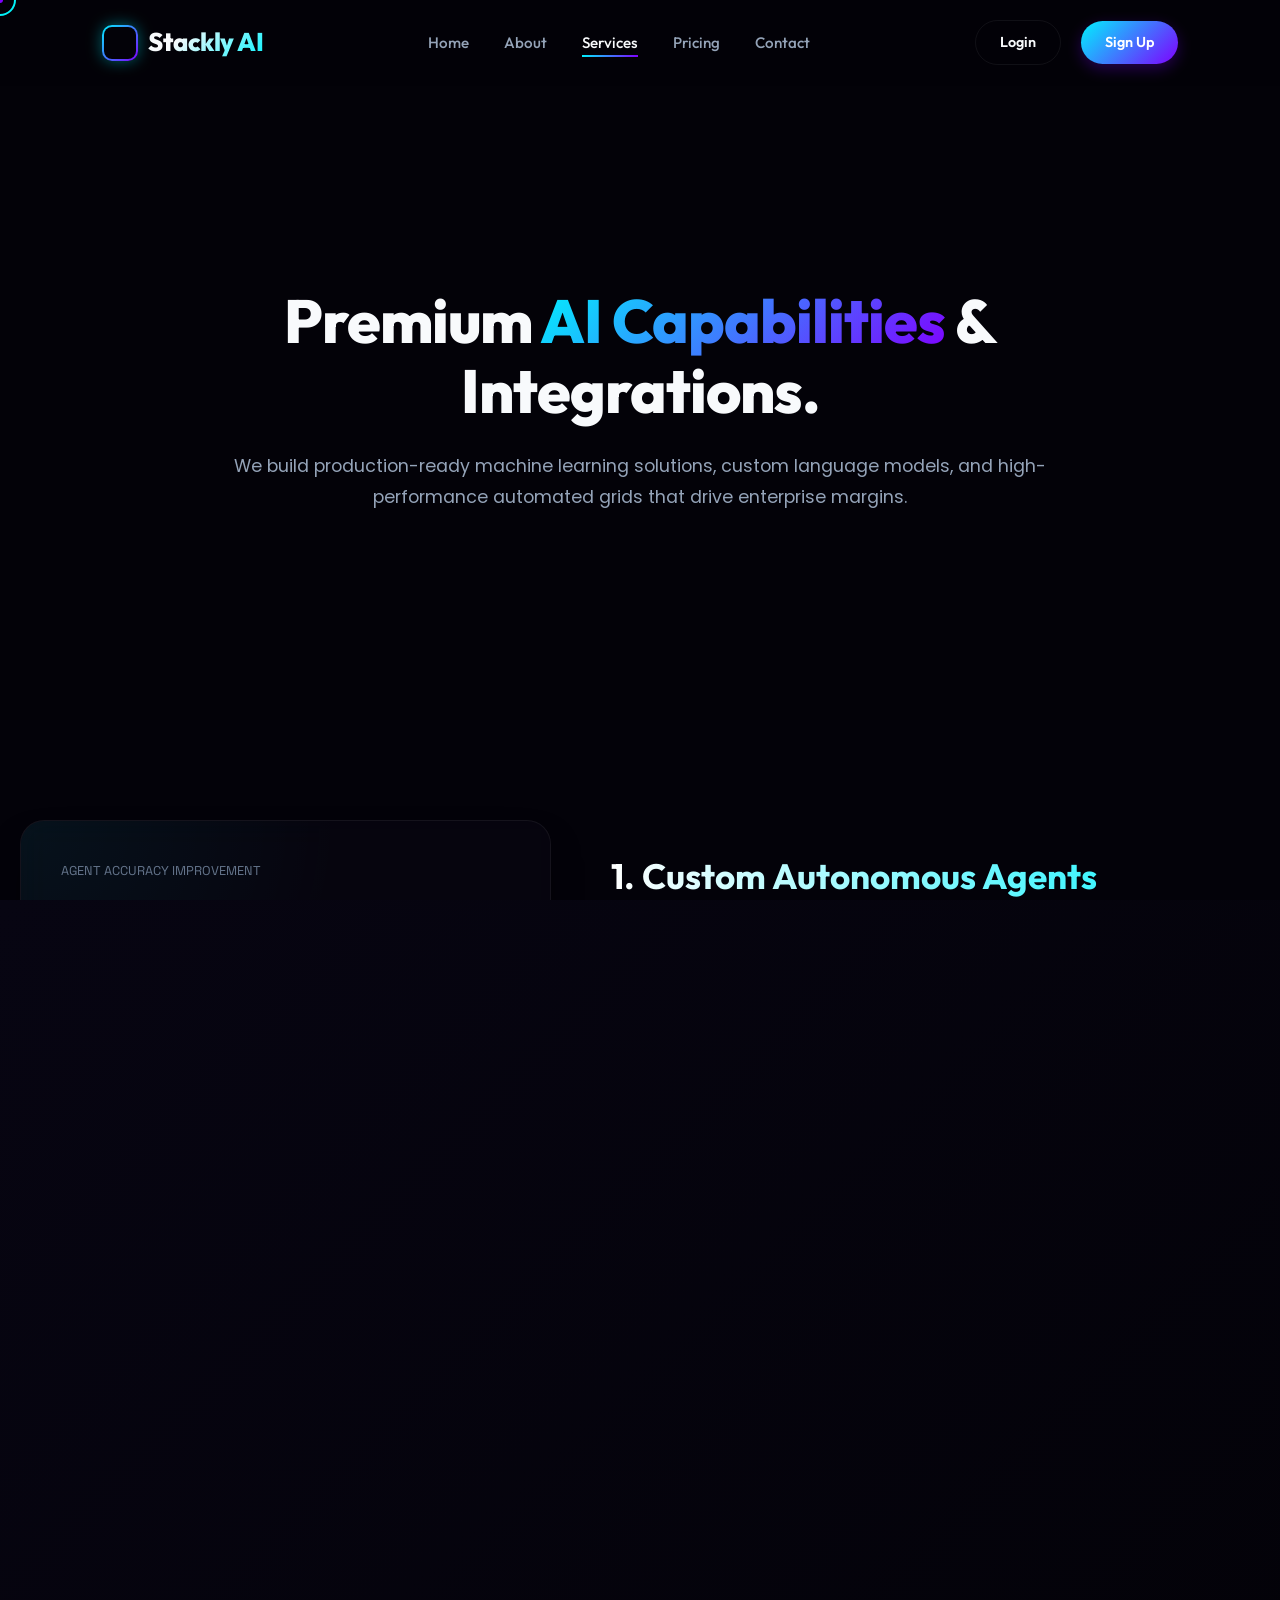
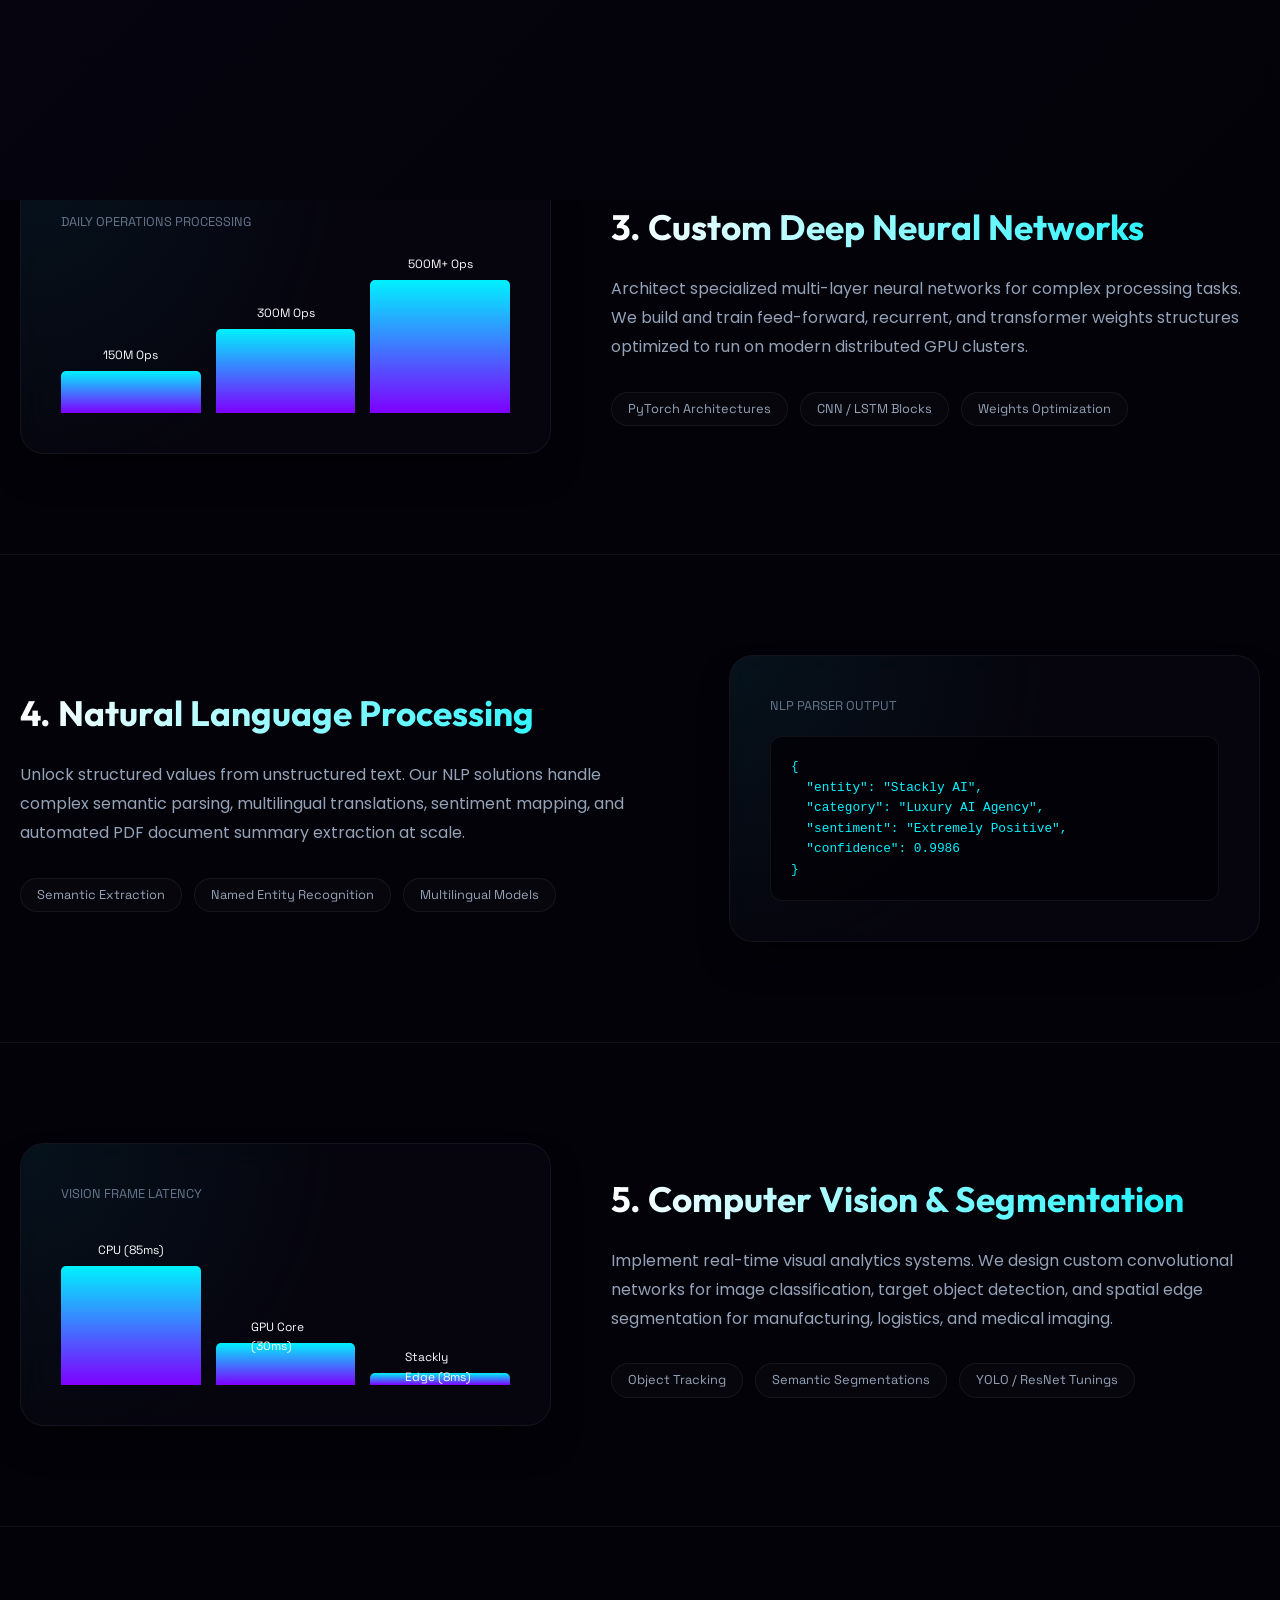
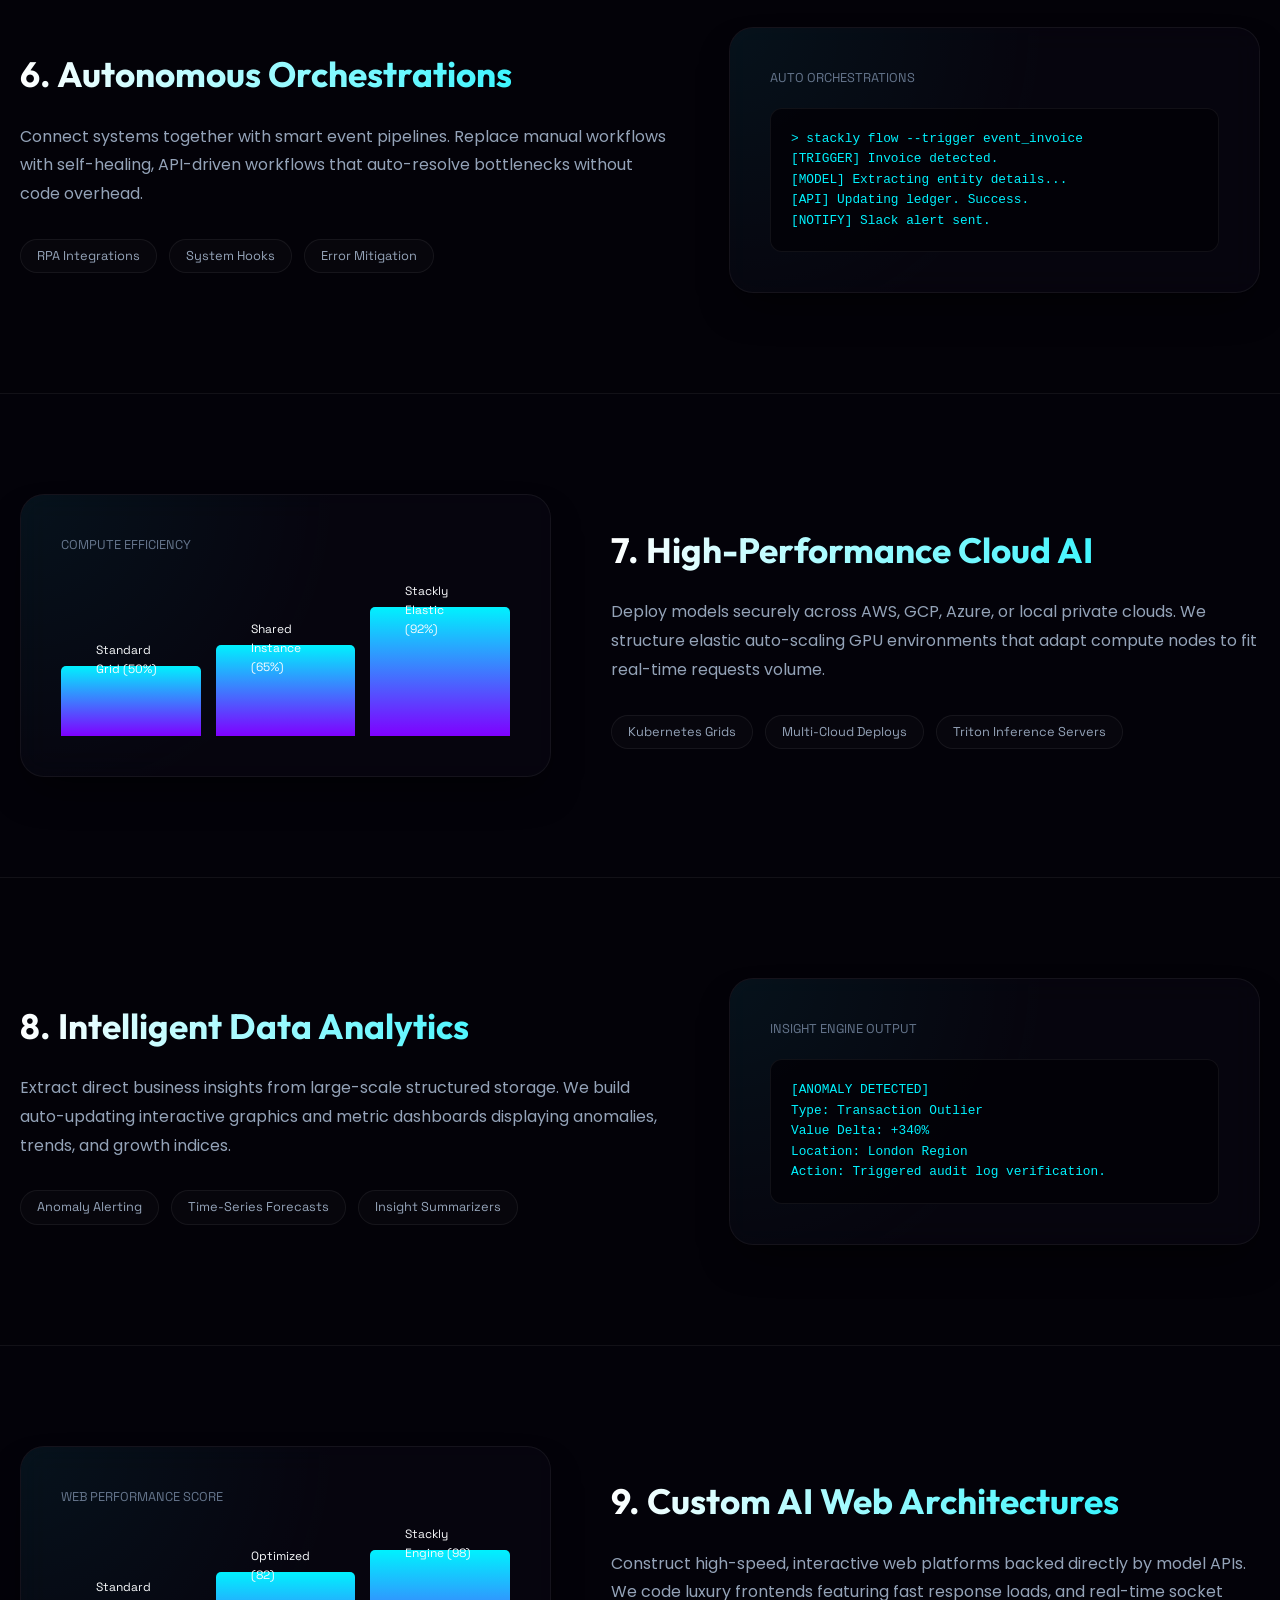
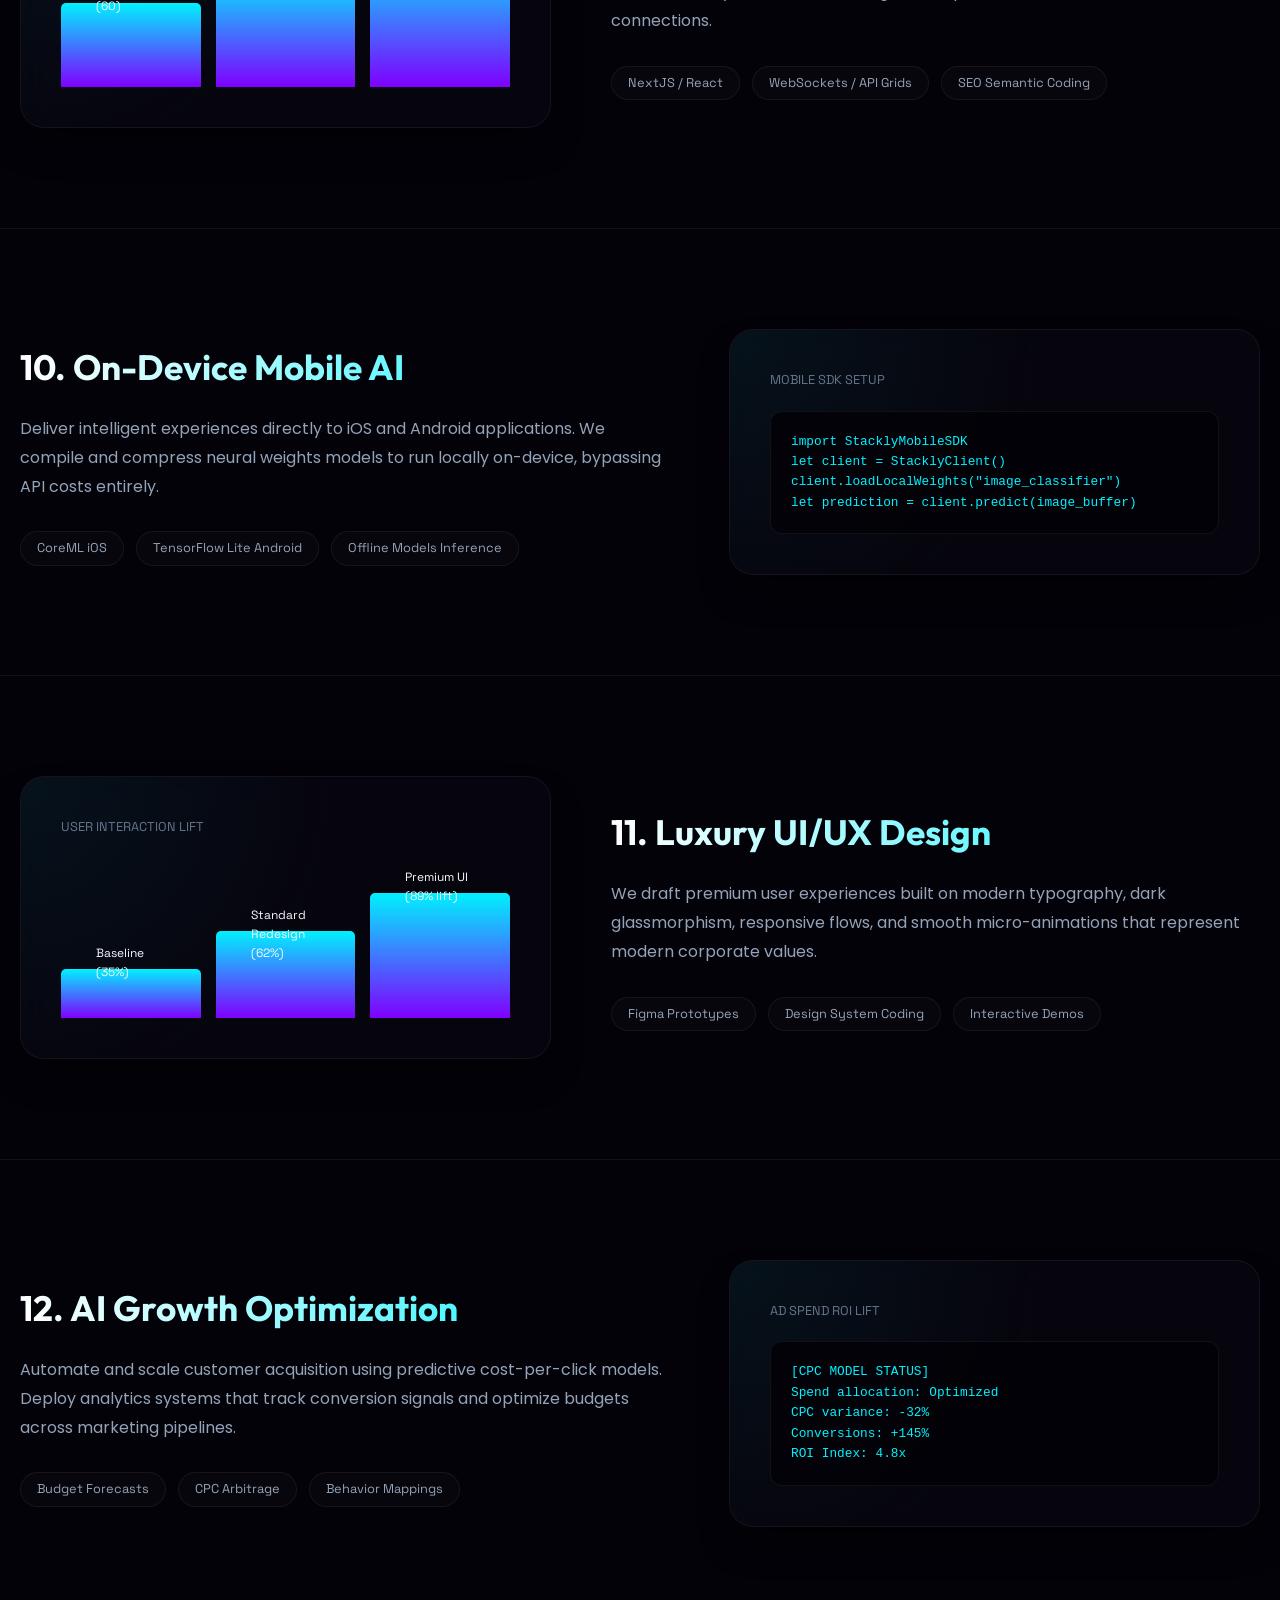
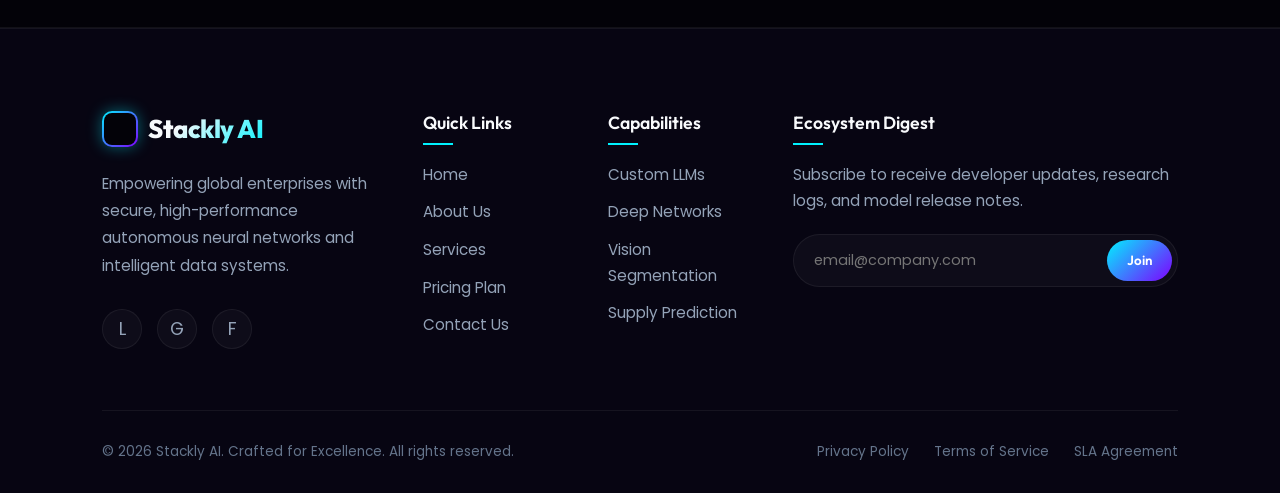
<file: services.html>
<!DOCTYPE html>
<html lang="en">
<head>
    <meta charset="UTF-8">
    <meta name="viewport" content="width=device-width, initial-scale=1.0">
    <title>Our Services | Stackly AI</title>
    
    <!-- SEO Optimization Meta Tags -->
    <meta name="description" content="Explore custom LLM chatbots, predictive ML, image segmentation, computer vision, data analytics, and cloud AI systems designed by Stackly AI.">
    <meta name="keywords" content="NLP custom agency, Deep Learning infrastructure, Computer Vision setup, cloud AI scale, UI/UX systems">
    <meta name="author" content="Stackly AI Team">
    
    <!-- Open Graph Metadata -->
    <meta property="og:title" content="AI Capabilities | Stackly AI">
    <meta property="og:description" content="Building next-generation automated systems with sub-5ms latency APIs.">
    <meta property="og:type" content="website">
    
    <!-- Stylesheets -->
    <link rel="stylesheet" href="assets/css/global.css">
    <link rel="stylesheet" href="assets/css/services.css">
</head>
<body>

    <!-- Scroll Progress Indicator -->
    <div class="scroll-progress-bar"></div>

    <!-- Page Loading Animation Screen -->
    <div class="loader-wrapper">
        <div class="loader">
            <div class="loader-ring"></div>
            <div class="loader-ring"></div>
            <div class="loader-ring"></div>
        </div>
        <div class="loader-text">STACKLY.AI</div>
    </div>

    <!-- Page Transition Sliding Overlay -->
    <div class="page-transition-overlay"></div>

    <!-- Custom Glowing Cursor -->
    <div class="custom-cursor"></div>
    <div class="custom-cursor-dot"></div>

    <!-- Ambient particles backdrop -->
    <canvas id="particles-canvas"></canvas>
    <div class="bg-mesh">
        <div class="ambient-blob ambient-blob-1"></div>
        <div class="ambient-blob ambient-blob-2"></div>
        <div class="ambient-blob ambient-blob-3"></div>
    </div>

    <!-- Navigation Header -->
    <header class="navbar">
        <a href="index.html" class="nav-logo">
            <div class="logo-icon">
                <svg viewBox="0 0 24 24"><path d="M12 2L2 7l10 5 10-5-10-5zM2 17l10 5 10-5M2 12l10 5 10-5"/></svg>
            </div>
            <span>Stackly AI</span>
        </a>
        <button class="hamburger" aria-label="Toggle Navigation menu">
            <span></span><span></span><span></span><span></span>
        </button>
        <ul class="nav-links">
            <li><a href="index.html">Home</a></li>
            <li><a href="about.html">About</a></li>
            <li><a href="services.html" class="active">Services</a></li>
            <li><a href="pricing.html">Pricing</a></li>
            <li><a href="contact.html">Contact</a></li>
            <li class="nav-actions-mobile">
                <a href="login.html" class="btn-premium ghost">Login</a>
                <a href="signup.html" class="btn-premium glow">Sign Up</a>
            </li>
        </ul>
        <div class="nav-actions">
            <a href="login.html" class="btn-premium ghost">Login</a>
            <a href="signup.html" class="btn-premium glow">Sign Up</a>
        </div>
    </header>

    <!-- SECTION 1: HERO -->
    <section class="services-hero container-width" id="hero">
        <div class="services-hero-content reveal">
            <h1>Premium <span>AI Capabilities</span> & Integrations.</h1>
            <p>We build production-ready machine learning solutions, custom language models, and high-performance automated grids that drive enterprise margins.</p>
        </div>
    </section>

    <!-- SECTION 2: AI CHATBOTS -->
    <section class="service-detail-section container-width" id="chatbots">
        <div class="service-detail-grid">
            <div class="detail-text reveal-left">
                <h2>1. Custom Autonomous Agents</h2>
                <p>We train state-of-the-art Large Language Models (LLMs) on your specific business records, files, and ticketing history. Deploy conversational systems that resolve user support queries with deep context awareness and zero hallucination rates.</p>
                <div class="capabilities-badges">
                    <span class="cap-badge">Fine-Tuning Llama3</span>
                    <span class="cap-badge">GPT-4o Integrations</span>
                    <span class="cap-badge">Vector DB / RAG</span>
                </div>
            </div>
            <div class="detail-visual glass-card reveal-right">
                <span class="detail-visual-title">Agent Accuracy Improvement</span>
                <div class="visual-chart">
                    <div class="visual-bar" data-height="45" data-val="v1.0 (45%)"></div>
                    <div class="visual-bar" data-height="78" data-val="v2.0 (78%)"></div>
                    <div class="visual-bar" data-height="99" data-val="Stackly (99.8%)"></div>
                </div>
            </div>
        </div>
    </section>

    <!-- SECTION 3: MACHINE LEARNING -->
    <section class="service-detail-section container-width" id="ml">
        <div class="service-detail-grid">
            <div class="detail-text reveal-right">
                <h2>2. Predictive Machine Learning</h2>
                <p>Transform raw tables and historical metrics into actionable revenue forecasts. Our engineers build custom classification, regression, and anomaly detection pipelines that run continuously on your secure databases.</p>
                <div class="capabilities-badges">
                    <span class="cap-badge">Tabular Forecasts</span>
                    <span class="cap-badge">XGBoost Tuning</span>
                    <span class="cap-badge">Feature Engineering</span>
                </div>
            </div>
            <div class="detail-visual glass-card reveal-left">
                <span class="detail-visual-title">Predictive Core</span>
                <div class="visual-code">
                    <pre><code>import stackly as st
model = st.MLModel('revenue-forecast')
model.train(data_path='./sales.csv')
print(model.evaluate())
# Output: Accuracy 98.42%</code></pre>
                </div>
            </div>
        </div>
    </section>

    <!-- SECTION 4: DEEP LEARNING -->
    <section class="service-detail-section container-width" id="deep-learning">
        <div class="service-detail-grid">
            <div class="detail-text reveal-left">
                <h2>3. Custom Deep Neural Networks</h2>
                <p>Architect specialized multi-layer neural networks for complex processing tasks. We build and train feed-forward, recurrent, and transformer weights structures optimized to run on modern distributed GPU clusters.</p>
                <div class="capabilities-badges">
                    <span class="cap-badge">PyTorch Architectures</span>
                    <span class="cap-badge">CNN / LSTM Blocks</span>
                    <span class="cap-badge">Weights Optimization</span>
                </div>
            </div>
            <div class="detail-visual glass-card reveal-right">
                <span class="detail-visual-title">Daily Operations Processing</span>
                <div class="visual-chart">
                    <div class="visual-bar" data-height="30" data-val="150M Ops"></div>
                    <div class="visual-bar" data-height="60" data-val="300M Ops"></div>
                    <div class="visual-bar" data-height="95" data-val="500M+ Ops"></div>
                </div>
            </div>
        </div>
    </section>

    <!-- SECTION 5: NLP -->
    <section class="service-detail-section container-width" id="nlp">
        <div class="service-detail-grid">
            <div class="detail-text reveal-right">
                <h2>4. Natural Language Processing</h2>
                <p>Unlock structured values from unstructured text. Our NLP solutions handle complex semantic parsing, multilingual translations, sentiment mapping, and automated PDF document summary extraction at scale.</p>
                <div class="capabilities-badges">
                    <span class="cap-badge">Semantic Extraction</span>
                    <span class="cap-badge">Named Entity Recognition</span>
                    <span class="cap-badge">Multilingual Models</span>
                </div>
            </div>
            <div class="detail-visual glass-card reveal-left">
                <span class="detail-visual-title">NLP Parser Output</span>
                <div class="visual-code">
                    <pre><code>{
  "entity": "Stackly AI",
  "category": "Luxury AI Agency",
  "sentiment": "Extremely Positive",
  "confidence": 0.9986
}</code></pre>
                </div>
            </div>
        </div>
    </section>

    <!-- SECTION 6: COMPUTER VISION -->
    <section class="service-detail-section container-width" id="vision">
        <div class="service-detail-grid">
            <div class="detail-text reveal-left">
                <h2>5. Computer Vision & Segmentation</h2>
                <p>Implement real-time visual analytics systems. We design custom convolutional networks for image classification, target object detection, and spatial edge segmentation for manufacturing, logistics, and medical imaging.</p>
                <div class="capabilities-badges">
                    <span class="cap-badge">Object Tracking</span>
                    <span class="cap-badge">Semantic Segmentations</span>
                    <span class="cap-badge">YOLO / ResNet Tunings</span>
                </div>
            </div>
            <div class="detail-visual glass-card reveal-right">
                <span class="detail-visual-title">Vision Frame Latency</span>
                <div class="visual-chart">
                    <div class="visual-bar" data-height="85" data-val="CPU (85ms)"></div>
                    <div class="visual-bar" data-height="30" data-val="GPU Core (30ms)"></div>
                    <div class="visual-bar" data-height="8" data-val="Stackly Edge (8ms)"></div>
                </div>
            </div>
        </div>
    </section>

    <!-- SECTION 7: AUTOMATION -->
    <section class="service-detail-section container-width" id="automation">
        <div class="service-detail-grid">
            <div class="detail-text reveal-right">
                <h2>6. Autonomous Orchestrations</h2>
                <p>Connect systems together with smart event pipelines. Replace manual workflows with self-healing, API-driven workflows that auto-resolve bottlenecks without code overhead.</p>
                <div class="capabilities-badges">
                    <span class="cap-badge">RPA Integrations</span>
                    <span class="cap-badge">System Hooks</span>
                    <span class="cap-badge">Error Mitigation</span>
                </div>
            </div>
            <div class="detail-visual glass-card reveal-left">
                <span class="detail-visual-title">Auto Orchestrations</span>
                <div class="visual-code">
                    <pre><code>> stackly flow --trigger event_invoice
[TRIGGER] Invoice detected.
[MODEL] Extracting entity details...
[API] Updating ledger. Success.
[NOTIFY] Slack alert sent.</code></pre>
                </div>
            </div>
        </div>
    </section>

    <!-- SECTION 8: CLOUD AI -->
    <section class="service-detail-section container-width" id="cloud-ai">
        <div class="service-detail-grid">
            <div class="detail-text reveal-left">
                <h2>7. High-Performance Cloud AI</h2>
                <p>Deploy models securely across AWS, GCP, Azure, or local private clouds. We structure elastic auto-scaling GPU environments that adapt compute nodes to fit real-time requests volume.</p>
                <div class="capabilities-badges">
                    <span class="cap-badge">Kubernetes Grids</span>
                    <span class="cap-badge">Multi-Cloud Deploys</span>
                    <span class="cap-badge">Triton Inference Servers</span>
                </div>
            </div>
            <div class="detail-visual glass-card reveal-right">
                <span class="detail-visual-title">Compute Efficiency</span>
                <div class="visual-chart">
                    <div class="visual-bar" data-height="50" data-val="Standard Grid (50%)"></div>
                    <div class="visual-bar" data-height="65" data-val="Shared Instance (65%)"></div>
                    <div class="visual-bar" data-height="92" data-val="Stackly Elastic (92%)"></div>
                </div>
            </div>
        </div>
    </section>

    <!-- SECTION 9: DATA ANALYTICS -->
    <section class="service-detail-section container-width" id="analytics">
        <div class="service-detail-grid">
            <div class="detail-text reveal-right">
                <h2>8. Intelligent Data Analytics</h2>
                <p>Extract direct business insights from large-scale structured storage. We build auto-updating interactive graphics and metric dashboards displaying anomalies, trends, and growth indices.</p>
                <div class="capabilities-badges">
                    <span class="cap-badge">Anomaly Alerting</span>
                    <span class="cap-badge">Time-Series Forecasts</span>
                    <span class="cap-badge">Insight Summarizers</span>
                </div>
            </div>
            <div class="detail-visual glass-card reveal-left">
                <span class="detail-visual-title">Insight Engine Output</span>
                <div class="visual-code">
                    <pre><code>[ANOMALY DETECTED]
Type: Transaction Outlier
Value Delta: +340%
Location: London Region
Action: Triggered audit log verification.</code></pre>
                </div>
            </div>
        </div>
    </section>

    <!-- SECTION 10: WEB DEVELOPMENT -->
    <section class="service-detail-section container-width" id="web-dev">
        <div class="service-detail-grid">
            <div class="detail-text reveal-left">
                <h2>9. Custom AI Web Architectures</h2>
                <p>Construct high-speed, interactive web platforms backed directly by model APIs. We code luxury frontends featuring fast response loads, and real-time socket connections.</p>
                <div class="capabilities-badges">
                    <span class="cap-badge">NextJS / React</span>
                    <span class="cap-badge">WebSockets / API Grids</span>
                    <span class="cap-badge">SEO Semantic Coding</span>
                </div>
            </div>
            <div class="detail-visual glass-card reveal-right">
                <span class="detail-visual-title">Web Performance Score</span>
                <div class="visual-chart">
                    <div class="visual-bar" data-height="60" data-val="Standard (60)"></div>
                    <div class="visual-bar" data-height="82" data-val="Optimized (82)"></div>
                    <div class="visual-bar" data-height="98" data-val="Stackly Engine (98)"></div>
                </div>
            </div>
        </div>
    </section>

    <!-- SECTION 11: MOBILE APPS -->
    <section class="service-detail-section container-width" id="mobile-apps">
        <div class="service-detail-grid">
            <div class="detail-text reveal-right">
                <h2>10. On-Device Mobile AI</h2>
                <p>Deliver intelligent experiences directly to iOS and Android applications. We compile and compress neural weights models to run locally on-device, bypassing API costs entirely.</p>
                <div class="capabilities-badges">
                    <span class="cap-badge">CoreML iOS</span>
                    <span class="cap-badge">TensorFlow Lite Android</span>
                    <span class="cap-badge">Offline Models Inference</span>
                </div>
            </div>
            <div class="detail-visual glass-card reveal-left">
                <span class="detail-visual-title">Mobile SDK Setup</span>
                <div class="visual-code">
                    <pre><code>import StacklyMobileSDK
let client = StacklyClient()
client.loadLocalWeights("image_classifier")
let prediction = client.predict(image_buffer)</code></pre>
                </div>
            </div>
        </div>
    </section>

    <!-- SECTION 12: UI/UX -->
    <section class="service-detail-section container-width" id="ui-ux">
        <div class="service-detail-grid">
            <div class="detail-text reveal-left">
                <h2>11. Luxury UI/UX Design</h2>
                <p>We draft premium user experiences built on modern typography, dark glassmorphism, responsive flows, and smooth micro-animations that represent modern corporate values.</p>
                <div class="capabilities-badges">
                    <span class="cap-badge">Figma Prototypes</span>
                    <span class="cap-badge">Design System Coding</span>
                    <span class="cap-badge">Interactive Demos</span>
                </div>
            </div>
            <div class="detail-visual glass-card reveal-right">
                <span class="detail-visual-title">User Interaction Lift</span>
                <div class="visual-chart">
                    <div class="visual-bar" data-height="35" data-val="Baseline (35%)"></div>
                    <div class="visual-bar" data-height="62" data-val="Standard Redesign (62%)"></div>
                    <div class="visual-bar" data-height="89" data-val="Premium UI (89% lift)"></div>
                </div>
            </div>
        </div>
    </section>

    <!-- SECTION 13: DIGITAL MARKETING -->
    <section class="service-detail-section container-width" id="marketing">
        <div class="service-detail-grid">
            <div class="detail-text reveal-right">
                <h2>12. AI Growth Optimization</h2>
                <p>Automate and scale customer acquisition using predictive cost-per-click models. Deploy analytics systems that track conversion signals and optimize budgets across marketing pipelines.</p>
                <div class="capabilities-badges">
                    <span class="cap-badge">Budget Forecasts</span>
                    <span class="cap-badge">CPC Arbitrage</span>
                    <span class="cap-badge">Behavior Mappings</span>
                </div>
            </div>
            <div class="detail-visual glass-card reveal-left">
                <span class="detail-visual-title">Ad Spend ROI Lift</span>
                <div class="visual-code">
                    <pre><code>[CPC MODEL STATUS]
Spend allocation: Optimized
CPC variance: -32%
Conversions: +145%
ROI Index: 4.8x</code></pre>
                </div>
            </div>
        </div>
    </section>

    <!-- Footer Area -->
    <footer class="footer">
        <div class="footer-grid">
            <div class="footer-brand">
                <a href="index.html" class="nav-logo">
                    <div class="logo-icon">
                        <svg viewBox="0 0 24 24"><path d="M12 2L2 7l10 5 10-5-10-5zM2 17l10 5 10-5M2 12l10 5 10-5"/></svg>
                    </div>
                    <span>Stackly AI</span>
                </a>
                <p>Empowering global enterprises with secure, high-performance autonomous neural networks and intelligent data systems.</p>
                <div class="footer-socials">
                    <a href="404.html" class="social-icon">L</a>
                    <a href="404.html" class="social-icon">G</a>
                    <a href="404.html" class="social-icon">F</a>
                </div>
            </div>
            
            <div class="footer-col">
                <h4>Quick Links</h4>
                <ul class="footer-links">
                    <li><a href="index.html">Home</a></li>
                    <li><a href="about.html">About Us</a></li>
                    <li><a href="services.html">Services</a></li>
                    <li><a href="pricing.html">Pricing Plan</a></li>
                    <li><a href="contact.html">Contact Us</a></li>
                </ul>
            </div>

            <div class="footer-col">
                <h4>Capabilities</h4>
                <ul class="footer-links">
                    <li><a href="services.html">Custom LLMs</a></li>
                    <li><a href="services.html">Deep Networks</a></li>
                    <li><a href="services.html">Vision Segmentation</a></li>
                    <li><a href="services.html">Supply Prediction</a></li>
                </ul>
            </div>

            <div class="footer-col footer-newsletter">
                <h4>Ecosystem Digest</h4>
                <p>Subscribe to receive developer updates, research logs, and model release notes.</p>
                <form class="newsletter-form" onsubmit="event.preventDefault(); window.showToast('Subscribed to newsletter!', 'success'); this.reset();">
                    <input type="email" placeholder="email@company.com" required>
                    <button type="submit">Join</button>
                </form>
            </div>
        </div>
        
        <div class="footer-bottom">
            <p>&copy; 2026 Stackly AI. Crafted for Excellence. All rights reserved.</p>
            <div class="footer-bottom-links">
                <a href="404.html">Privacy Policy</a>
                <a href="404.html">Terms of Service</a>
                <a href="404.html">SLA Agreement</a>
            </div>
        </div>
    </footer>

    <!-- Back to Top Button -->
    <a href="#" class="back-to-top">
        <svg style="width: 20px; height: 20px;" fill="none" stroke="currentColor" viewBox="0 0 24 24"><path stroke-linecap="round" stroke-linejoin="round" stroke-width="2" d="M5 10l7-7m0 0l7 7m-7-7v18"/></svg>
    </a>

    <!-- Core Scripts -->
    <script src="assets/js/global.js"></script>
    <script src="assets/js/services.js"></script>
</body>
</html>
</file>
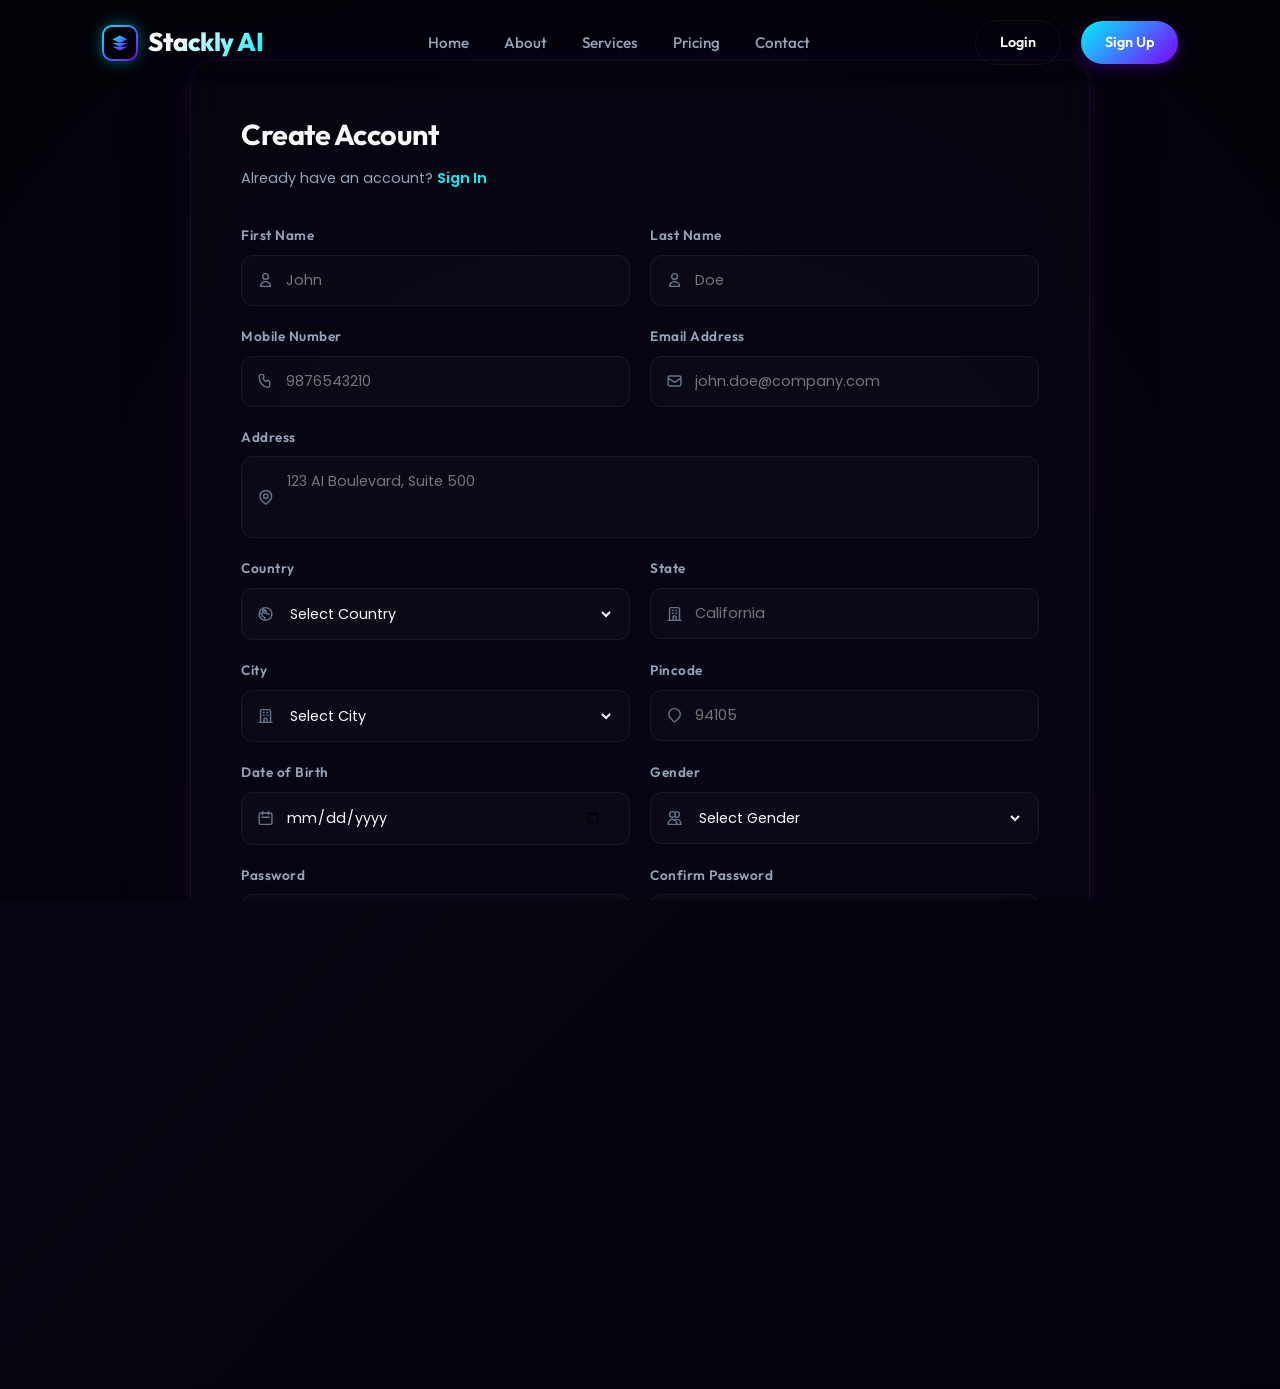
<file: signup.html>
<!DOCTYPE html>
<html lang="en">
<head>
    <meta charset="UTF-8">
    <meta name="viewport" content="width=device-width, initial-scale=1.0">
    <title>Sign Up | Stackly AI</title>
    
    <!-- Meta tags for SEO -->
    <meta name="description" content="Join Stackly AI and empower your business with custom, luxury AI solutions. Create your secure account today.">
    <meta name="keywords" content="Stackly AI, Join AI, Machine Learning, Deep Learning Registration">
    <meta property="og:title" content="Create Account | Stackly AI">
    <meta property="og:description" content="Register with Stackly AI to scale your automation and analytics.">
    <meta property="og:type" content="website">
    
    <!-- Stylesheets -->
    <link rel="stylesheet" href="assets/css/global.css">
    <link rel="stylesheet" href="assets/css/auth.css">
</head>
<body>

    <!-- Scroll Progress -->
    <div class="scroll-progress-bar"></div>

    <!-- Page Loading Animation Screen -->
    <div class="loader-wrapper">
        <div class="loader">
            <div class="loader-ring"></div>
            <div class="loader-ring"></div>
            <div class="loader-ring"></div>
        </div>
        <div class="loader-text">STACKLY.AI</div>
    </div>

    <!-- Page Transition Overlay -->
    <div class="page-transition-overlay"></div>

    <!-- Background Particle Canvas and ambient blobs -->
    <canvas id="particles-canvas"></canvas>
    <div class="bg-mesh">
        <div class="ambient-blob ambient-blob-1"></div>
        <div class="ambient-blob ambient-blob-2"></div>
        <div class="ambient-blob ambient-blob-3"></div>
    </div>

    <!-- Header Navigation -->
    <header class="navbar">
        <a href="index.html" class="nav-logo">
            <div class="logo-icon">
                <!-- SVG Gradient setup -->
                <svg viewBox="0 0 24 24">
                    <defs>
                        <linearGradient id="logo-grad" x1="0%" y1="0%" x2="100%" y2="100%">
                            <stop offset="0%" stop-color="#00f2fe"/>
                            <stop offset="100%" stop-color="#7f00ff"/>
                        </linearGradient>
                    </defs>
                    <path d="M12 2L2 7l10 5 10-5-10-5zM2 17l10 5 10-5M2 12l10 5 10-5"/>
                </svg>
            </div>
            <span>Stackly AI</span>
        </a>
        <button class="hamburger">
            <span></span><span></span><span></span><span></span>
        </button>
        <ul class="nav-links">
            <li><a href="index.html">Home</a></li>
            <li><a href="about.html">About</a></li>
            <li><a href="services.html">Services</a></li>
            <li><a href="pricing.html">Pricing</a></li>
            <li><a href="contact.html">Contact</a></li>
            <li class="nav-actions-mobile">
                <a href="login.html" class="btn-premium ghost">Login</a>
                <a href="signup.html" class="btn-premium glow active">Sign Up</a>
            </li>
        </ul>
        <div class="nav-actions">
            <a href="login.html" class="btn-premium ghost">Login</a>
            <a href="signup.html" class="btn-premium glow active">Sign Up</a>
        </div>
    </header>

    <!-- Authentication Area -->
    <main class="auth-wrapper">
        <div class="auth-container signup-container">
            <div class="auth-form-wrapper">
                <h3>Create Account</h3>
                <p class="auth-subtitle">Already have an account? <a href="login.html">Sign In</a></p>
                
                <form class="auth-form" id="signup-form" novalidate>
                    <div class="form-grid">
                        
                        <!-- First Name -->
                        <div class="form-group">
                            <label for="firstname">First Name</label>
                            <div class="input-wrapper">
                                <svg fill="none" stroke="currentColor" viewBox="0 0 24 24"><path stroke-linecap="round" stroke-linejoin="round" stroke-width="2" d="M16 7a4 4 0 11-8 0 4 4 0 018 0zM12 14a7 7 0 00-7 7h14a7 7 0 00-7-7z"/></svg>
                                <input type="text" id="firstname" placeholder="John" required>
                            </div>
                        </div>

                        <!-- Last Name -->
                        <div class="form-group">
                            <label for="lastname">Last Name</label>
                            <div class="input-wrapper">
                                <svg fill="none" stroke="currentColor" viewBox="0 0 24 24"><path stroke-linecap="round" stroke-linejoin="round" stroke-width="2" d="M16 7a4 4 0 11-8 0 4 4 0 018 0zM12 14a7 7 0 00-7 7h14a7 7 0 00-7-7z"/></svg>
                                <input type="text" id="lastname" placeholder="Doe" required>
                            </div>
                        </div>

                        <!-- Mobile Number -->
                        <div class="form-group">
                            <label for="phone">Mobile Number</label>
                            <div class="input-wrapper">
                                <svg fill="none" stroke="currentColor" viewBox="0 0 24 24"><path stroke-linecap="round" stroke-linejoin="round" stroke-width="2" d="M3 5a2 2 0 012-2h3.28a1 1 0 01.94.725l.548 2.2a1 1 0 01-.321.988l-1.305.98a10.582 10.582 0 004.872 4.872l.98-1.305a1 1 0 01.988-.321l2.2.548a1 1 0 01.725.94V19a2 2 0 01-2 2h-1C9.716 21 3 14.284 3 6V5z"/></svg>
                                <input type="tel" id="phone" placeholder="9876543210" maxlength="10" required>
                            </div>
                        </div>

                        <!-- Email -->
                        <div class="form-group">
                            <label for="email">Email Address</label>
                            <div class="input-wrapper">
                                <svg fill="none" stroke="currentColor" viewBox="0 0 24 24"><path stroke-linecap="round" stroke-linejoin="round" stroke-width="2" d="M3 8l7.89 5.26a2 2 0 002.22 0L21 8M5 19h14a2 2 0 002-2V7a2 2 0 00-2-2H5a2 2 0 00-2 2v10a2 2 0 002 2z"/></svg>
                                <input type="email" id="email" placeholder="john.doe@company.com" required>
                            </div>
                        </div>

                        <!-- Address -->
                        <div class="form-group full-width">
                            <label for="address">Address</label>
                            <div class="input-wrapper">
                                <svg fill="none" stroke="currentColor" viewBox="0 0 24 24"><path stroke-linecap="round" stroke-linejoin="round" stroke-width="2" d="M17.657 16.657L13.414 20.9a1.998 1.998 0 01-2.827 0l-4.244-4.243a8 8 0 1111.314 0z"/><path stroke-linecap="round" stroke-linejoin="round" stroke-width="2" d="M15 11a3 3 0 11-6 0 3 3 0 016 0z"/></svg>
                                <textarea id="address" placeholder="123 AI Boulevard, Suite 500" required></textarea>
                            </div>
                        </div>

                        <!-- Country -->
                        <div class="form-group">
                            <label for="country">Country</label>
                            <div class="input-wrapper">
                                <svg fill="none" stroke="currentColor" viewBox="0 0 24 24"><path stroke-linecap="round" stroke-linejoin="round" stroke-width="2" d="M3.055 11H5a2 2 0 012 2v1a2 2 0 002 2 2 2 0 012 2v2.945M8 3.935V5.5A2.5 2.5 0 0010.5 8h.5a2 2 0 012 2 2 2 0 002 2h2m-4-3.5a2.5 2.5 0 11-5 0 2.5 2.5 0 015 0zM21 12a9 9 0 11-18 0 9 9 0 0118 0z"/></svg>
                                <select id="country" required>
                                    <option value="" disabled selected>Select Country</option>
                                    <option value="United States">United States</option>
                                    <option value="United Kingdom">United Kingdom</option>
                                    <option value="India">India</option>
                                    <option value="Germany">Germany</option>
                                    <option value="Canada">Canada</option>
                                </select>
                            </div>
                        </div>

                        <!-- State -->
                        <div class="form-group">
                            <label for="state">State</label>
                            <div class="input-wrapper">
                                <svg fill="none" stroke="currentColor" viewBox="0 0 24 24"><path stroke-linecap="round" stroke-linejoin="round" stroke-width="2" d="M19 21V5a2 2 0 00-2-2H7a2 2 0 00-2 2v16m14 0h2m-2 0h-5m-9 0H3m2 0h5M9 7h1m-1 4h1m4-4h1m-1 4h1m-5 10v-5a1 1 0 011-1h2a1 1 0 011 1v5m-4 0h4"/></svg>
                                <input type="text" id="state" placeholder="California" required>
                            </div>
                        </div>

                        <!-- City -->
                        <div class="form-group">
                            <label for="city">City</label>
                            <div class="input-wrapper">
                                <svg fill="none" stroke="currentColor" viewBox="0 0 24 24"><path stroke-linecap="round" stroke-linejoin="round" stroke-width="2" d="M19 21V5a2 2 0 00-2-2H7a2 2 0 00-2 2v16m14 0h2m-2 0h-5m-9 0H3m2 0h5M9 7h1m-1 4h1m4-4h1m-1 4h1m-5 10v-5a1 1 0 011-1h2a1 1 0 011 1v5m-4 0h4"/></svg>
                                <select id="city" required>
                                    <option value="" disabled selected>Select City</option>
                                    <option>San Francisco</option>
                                    <option>London</option>
                                    <option>Chennai</option>
                                    <option>Coimbatore</option>
                                    <option>Berlin</option>
                                    <option>Toronto</option>
                                </select>
                            </div>
                        </div>

                        <!-- Pincode -->
                        <div class="form-group">
                            <label for="pincode">Pincode</label>
                            <div class="input-wrapper">
                                <svg fill="none" stroke="currentColor" viewBox="0 0 24 24"><path stroke-linecap="round" stroke-linejoin="round" stroke-width="2" d="M17.657 16.657L13.414 20.9a1.998 1.998 0 01-2.827 0l-4.244-4.243a8 8 0 1111.314 0z"/></svg>
                                <input type="text" id="pincode" placeholder="94105" maxlength="6" required>
                            </div>
                        </div>

                        <!-- Date of Birth -->
                        <div class="form-group">
                            <label for="dob">Date of Birth</label>
                            <div class="input-wrapper">
                                <svg fill="none" stroke="currentColor" viewBox="0 0 24 24"><path stroke-linecap="round" stroke-linejoin="round" stroke-width="2" d="M8 7V3m8 4V3m-9 8h10M5 21h14a2 2 0 002-2V7a2 2 0 00-2-2H5a2 2 0 00-2 2v12a2 2 0 002 2z"/></svg>
                                <input type="date" id="dob" required>
                            </div>
                        </div>

                        <!-- Gender -->
                        <div class="form-group">
                            <label for="gender">Gender</label>
                            <div class="input-wrapper">
                                <svg fill="none" stroke="currentColor" viewBox="0 0 24 24"><path stroke-linecap="round" stroke-linejoin="round" stroke-width="2" d="M12 4.354a4 4 0 110 5.292M15 21H3v-1a6 6 0 0112 0v1zm0 0h6v-1a6 6 0 00-9-5.197M13 7a4 4 0 11-8 0 4 4 0 018 0z"/></svg>
                                <select id="gender" required>
                                    <option value="" disabled selected>Select Gender</option>
                                    <option value="Male">Male</option>
                                    <option value="Female">Female</option>
                                    <option value="Other">Other</option>
                                </select>
                            </div>
                        </div>

                        <!-- Password -->
                        <div class="form-group">
                            <label for="password">Password</label>
                            <div class="input-wrapper">
                                <svg fill="none" stroke="currentColor" viewBox="0 0 24 24"><path stroke-linecap="round" stroke-linejoin="round" stroke-width="2" d="M12 15v2m-6 4h12a2 2 0 002-2v-6a2 2 0 00-2-2H6a2 2 0 00-2 2v6a2 2 0 002 2zm10-10V7a4 4 0 00-8 0v4h8z"/></svg>
                                <input type="password" id="password" placeholder="••••••••" required>
                            </div>
                        </div>

                        <!-- Confirm Password -->
                        <div class="form-group">
                            <label for="confirm_password">Confirm Password</label>
                            <div class="input-wrapper">
                                <svg fill="none" stroke="currentColor" viewBox="0 0 24 24"><path stroke-linecap="round" stroke-linejoin="round" stroke-width="2" d="M12 15v2m-6 4h12a2 2 0 002-2v-6a2 2 0 00-2-2H6a2 2 0 00-2 2v6a2 2 0 002 2zm10-10V7a4 4 0 00-8 0v4h8z"/></svg>
                                <input type="password" id="confirm_password" placeholder="••••••••" required>
                            </div>
                        </div>

                    </div>

                    <!-- Terms checkbox -->
                    <div class="form-options" style="margin-top: 15px;">
                        <label class="checkbox-container">
                            <input type="checkbox" id="terms" required>
                            <span class="checkbox-custom"></span>
                            I agree to the Terms of Service and Privacy Policy
                        </label>
                    </div>

                    <!-- Submit Button -->
                    <button type="submit" class="auth-submit-btn">
                        Create Account
                        <svg fill="none" stroke="currentColor" viewBox="0 0 24 24"><path stroke-linecap="round" stroke-linejoin="round" stroke-width="2" d="M14 5l7 7m0 0l-7 7m7-7H3"/></svg>
                    </button>
                </form>

                <!-- Divider -->
                <div class="auth-divider">OR REGISTER WITH</div>

                <!-- Social Signups -->
                <div class="social-auth-grid">
                    <button class="social-auth-btn">
                        <svg viewBox="0 0 24 24" fill="currentColor">
                            <path d="M12.24 10.285V13.4h6.887c-.648 2.41-2.519 4.113-5.136 4.113A5.73 5.73 0 0 1 8.2 11.8a5.73 5.73 0 0 1 5.79-5.714c1.558 0 3.003.58 4.106 1.634l2.444-2.404C18.995 3.794 16.59 2.8 13.99 2.8 8.688 2.8 4.4 7.026 4.4 12.24S8.688 21.68 13.99 21.68c5.074 0 9.074-3.528 9.074-9.143 0-.61-.06-1.196-.172-1.752H12.24v-.5Z"/>
                        </svg>
                        Google
                    </button>
                    <button class="social-auth-btn">
                        <svg viewBox="0 0 24 24" fill="currentColor">
                            <path fill-rule="evenodd" clip-rule="evenodd" d="M12 2C6.477 2 2 6.477 2 12c0 4.42 2.865 8.17 6.839 9.49.5.092.682-.217.682-.482 0-.237-.008-.866-.013-1.7-2.782.603-3.369-1.34-3.369-1.34-.454-1.156-1.11-1.464-1.11-1.464-.908-.62.069-.608.069-.608 1.003.07 1.531 1.03 1.531 1.03.892 1.529 2.341 1.087 2.91.831.092-.646.35-1.086.636-1.336-2.22-.253-4.555-1.11-4.555-4.943 0-1.091.39-1.984 1.029-2.683-.103-.253-.446-1.27.098-2.647 0 0 .84-.269 2.75 1.025A9.564 9.564 0 0112 6.844c.85.004 1.705.115 2.504.337 1.909-1.294 2.747-1.025 2.747-1.025.546 1.377.203 2.394.1 2.647.64.699 1.028 1.592 1.028 2.683 0 3.842-2.339 4.687-4.566 4.935.359.309.678.919.678 1.852 0 1.336-.012 2.415-.012 2.743 0 .267.18.579.688.481C19.137 20.167 22 16.418 22 12c0-5.523-4.477-10-10-10z"/>
                        </svg>
                        GitHub
                    </button>
                    <button class="social-auth-btn">
                        <svg viewBox="0 0 24 24" fill="currentColor">
                            <path d="M19 0h-14c-2.761 0-5 2.239-5 5v14c0 2.761 2.239 5 5 5h14c2.762 0 5-2.239 5-5v-14c0-2.761-2.238-5-5-5zm-11 19h-3v-11h3v11zm-1.5-12.268c-.966 0-1.75-.79-1.75-1.764s.784-1.764 1.75-1.764 1.75.79 1.75 1.764-.783 1.764-1.75 1.764zm13.5 12.268h-3v-5.604c0-3.368-4-3.113-4 0v5.604h-3v-11h3v1.765c1.396-2.586 7-2.777 7 2.476v6.759z"/>
                        </svg>
                        LinkedIn
                    </button>
                </div>
            </div>
        </div>
    </main>

    <!-- Footer Area -->
    <footer class="footer" style="padding-top: 40px; padding-bottom: 20px;">
        <div class="footer-bottom" style="border: none; padding: 0;">
            <p>&copy; 2026 Stackly AI. All Rights Reserved.</p>
            <div class="footer-bottom-links">
                <a href="#">Privacy Policy</a>
                <a href="#">Terms of Service</a>
            </div>
        </div>
    </footer>

    <!-- Back to Top Button -->
    <a href="#" class="back-to-top">
        <svg style="width: 20px; height: 20px;" fill="none" stroke="currentColor" viewBox="0 0 24 24"><path stroke-linecap="round" stroke-linejoin="round" stroke-width="2" d="M5 10l7-7m0 0l7 7m-7-7v18"/></svg>
    </a>

    <!-- Scripts -->
    <script src="assets/js/global.js"></script>
    <script src="assets/js/auth.js"></script>
</body>
</html>
</file>
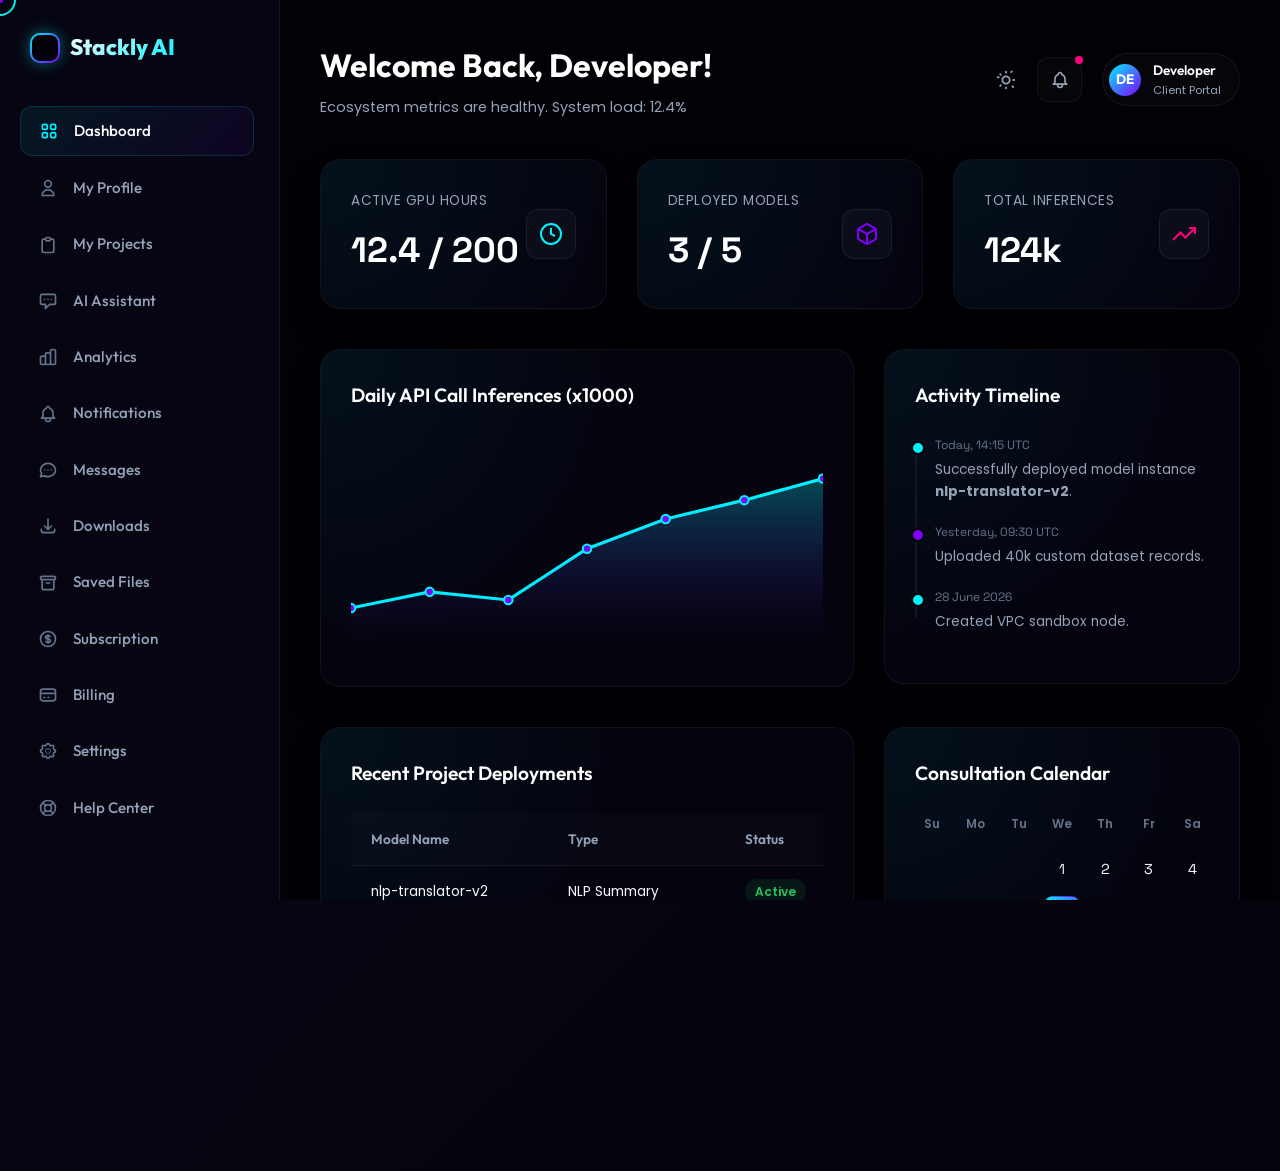
<file: user-dashboard.html>
<!DOCTYPE html>
<html lang="en">
<head>
    <meta charset="UTF-8">
    <meta name="viewport" content="width=device-width, initial-scale=1.0">
    <title>User Dashboard | Stackly AI</title>
    
    <!-- Meta and SEO tags -->
    <meta name="description" content="Access your custom AI deployments, active models analytics, message history, and billings credentials.">
    <meta name="keywords" content="Stackly AI user panel, custom client portal, GPU usage tracker">
    
    <!-- Stylesheets -->
    <link rel="stylesheet" href="assets/css/global.css">
    <link rel="stylesheet" href="assets/css/user-dashboard.css">
    <link rel="stylesheet" href="assets/css/contact.css"> <!-- Reused calendar grids styles -->
</head>
<body>

    <!-- Scroll Progress Indicator -->
    <div class="scroll-progress-bar"></div>

    <!-- Page Loading Animation Screen -->
    <div class="loader-wrapper">
        <div class="loader">
            <div class="loader-ring"></div>
            <div class="loader-ring"></div>
            <div class="loader-ring"></div>
        </div>
        <div class="loader-text">STACKLY.AI</div>
    </div>

    <!-- Page Transition Sliding Overlay -->
    <div class="page-transition-overlay"></div>

    <!-- Custom Glowing Cursor -->
    <div class="custom-cursor"></div>
    <div class="custom-cursor-dot"></div>

    <!-- Ambient particles backdrop -->
    <canvas id="particles-canvas"></canvas>
    <div class="bg-mesh">
        <div class="ambient-blob ambient-blob-1"></div>
        <div class="ambient-blob ambient-blob-2"></div>
    </div>

    <!-- Responsive Mobile Header -->
    <div class="mobile-header">
        <a href="index.html" class="nav-logo" style="font-size: 1.2rem;">
            <div class="logo-icon" style="width: 28px; height: 28px;">
                <svg viewBox="0 0 24 24"><path d="M12 2L2 7l10 5 10-5-10-5zM2 17l10 5 10-5M2 12l10 5 10-5"/></svg>
            </div>
            <span>Stackly AI</span>
        </a>
        <button class="mobile-hamburger" id="mobile-hamburger-btn" aria-label="Open sidebar menu">
            <svg style="width: 28px; height: 28px;" fill="none" stroke="currentColor" viewBox="0 0 24 24"><path stroke-linecap="round" stroke-linejoin="round" stroke-width="2" d="M4 6h16M4 12h16m-7 6h7"/></svg>
        </button>
    </div>

    <div class="dashboard-layout">
        
        <!-- SIDEBAR -->
        <aside class="sidebar" id="dashboard-sidebar">
            <a href="index.html" class="sidebar-logo">
                <div class="logo-icon" style="width: 30px; height: 30px;">
                    <svg viewBox="0 0 24 24"><path d="M12 2L2 7l10 5 10-5-10-5zM2 17l10 5 10-5M2 12l10 5 10-5"/></svg>
                </div>
                <span>Stackly AI</span>
            </a>
            
            <ul class="sidebar-menu">
                <li class="menu-item active"><a href="#"><svg fill="none" stroke="currentColor" viewBox="0 0 24 24"><path stroke-linecap="round" stroke-linejoin="round" stroke-width="2" d="M4 6a2 2 0 012-2h2a2 2 0 012 2v2a2 2 0 01-2 2H6a2 2 0 01-2-2V6zM14 6a2 2 0 012-2h2a2 2 0 012 2v2a2 2 0 01-2 2h-2a2 2 0 01-2-2V6zM4 16a2 2 0 012-2h2a2 2 0 012 2v2a2 2 0 01-2 2H6a2 2 0 01-2-2v-2zM14 16a2 2 0 012-2h2a2 2 0 012 2v2a2 2 0 01-2 2h-2a2 2 0 01-2-2v-2z"/></svg>Dashboard</a></li>
                <li class="menu-item"><a href="#" onclick="window.showToast('Profile Section Loading...', 'success')"><svg fill="none" stroke="currentColor" viewBox="0 0 24 24"><path stroke-linecap="round" stroke-linejoin="round" stroke-width="2" d="M16 7a4 4 0 11-8 0 4 4 0 018 0zM12 14a7 7 0 00-7 7h14a7 7 0 00-7-7z"/></svg>My Profile</a></li>
                <li class="menu-item"><a href="404.html" onclick="window.showToast('Loading active projects...', 'success')"><svg fill="none" stroke="currentColor" viewBox="0 0 24 24"><path stroke-linecap="round" stroke-linejoin="round" stroke-width="2" d="M9 5H7a2 2 0 00-2 2v12a2 2 0 002 2h10a2 2 0 002-2V7a2 2 0 00-2-2h-2M9 5a2 2 0 002 2h2a2 2 0 002-2M9 5a2 2 0 012-2h2a2 2 0 012 2"/></svg>My Projects</a></li>
                <li class="menu-item"><a href="404.html" onclick="window.showToast('Opening AI Copilot...', 'success')"><svg fill="none" stroke="currentColor" viewBox="0 0 24 24"><path stroke-linecap="round" stroke-linejoin="round" stroke-width="2" d="M8 10h.01M12 10h.01M16 10h.01M9 16H5a2 2 0 01-2-2V6a2 2 0 012-2h14a2 2 0 012 2v8a2 2 0 01-2 2h-5l-5 5v-5z"/></svg>AI Assistant</a></li>
                <li class="menu-item"><a href="404.html" onclick="window.showToast('Loading database logs...', 'success')"><svg fill="none" stroke="currentColor" viewBox="0 0 24 24"><path stroke-linecap="round" stroke-linejoin="round" stroke-width="2" d="M9 19v-6a2 2 0 00-2-2H5a2 2 0 00-2 2v6a2 2 0 002 2h2a2 2 0 002-2zm0 0V9a2 2 0 012-2h2a2 2 0 012 2v10m-6 0a2 2 0 002 2h2a2 2 0 002-2m0 0V5a2 2 0 012-2h2a2 2 0 012 2v14a2 2 0 01-2 2h-2a2 2 0 01-2-2z"/></svg>Analytics</a></li>
                <li class="menu-item"><a href="404.html" onclick="window.showToast('No new notifications.', 'success')"><svg fill="none" stroke="currentColor" viewBox="0 0 24 24"><path stroke-linecap="round" stroke-linejoin="round" stroke-width="2" d="M15 17h5l-1.405-1.405A2.032 2.032 0 0118 14.158V11a6.002 6.002 0 00-4-5.659V5a2 2 0 10-4 0v.341C7.67 6.165 6 8.388 6 11v3.159c0 .538-.214 1.055-.595 1.436L4 17h5m6 0v1a3 3 0 11-6 0v-1m6 0H9"/></svg>Notifications</a></li>
                <li class="menu-item"><a href="404.html" onclick="window.showToast('No pending messages.', 'success')"><svg fill="none" stroke="currentColor" viewBox="0 0 24 24"><path stroke-linecap="round" stroke-linejoin="round" stroke-width="2" d="M8 12h.01M12 12h.01M16 12h.01M21 12c0 4.418-4.03 8-9 8a9.863 9.863 0 01-4.255-.949L3 20l1.395-3.72C3.512 15.042 3 13.574 3 12c0-4.418 4.03-8 9-8s9 3.582 9 8z"/></svg>Messages</a></li>
                <li class="menu-item"><a href="404.html" onclick="window.showToast('Fetching latest builds...', 'success')"><svg fill="none" stroke="currentColor" viewBox="0 0 24 24"><path stroke-linecap="round" stroke-linejoin="round" stroke-width="2" d="M4 16v1a3 3 0 003 3h10a3 3 0 003-3v-1m-4-4l-4 4m0 0l-4-4m4 4V4"/></svg>Downloads</a></li>
                <li class="menu-item"><a href="404.html" onclick="window.showToast('No saved files found.', 'success')"><svg fill="none" stroke="currentColor" viewBox="0 0 24 24"><path stroke-linecap="round" stroke-linejoin="round" stroke-width="2" d="M5 8h14M5 8a2 2 0 110-4h14a2 2 0 110 4M5 8v10a2 2 0 002 2h10a2 2 0 002-2V8m-9 4h4"/></svg>Saved Files</a></li>
                <li class="menu-item"><a href="404.html" onclick="window.showToast('Subscription active: Developer Plan', 'success')"><svg fill="none" stroke="currentColor" viewBox="0 0 24 24"><path stroke-linecap="round" stroke-linejoin="round" stroke-width="2" d="M12 8c-1.657 0-3 .895-3 2s1.343 2 3 2 3 .895 3 2-1.343 2-3 2m0-8c1.11 0 2.08.402 2.599 1M12 8V7m0 1v8m0 0v1m0-1c-1.11 0-2.08-.402-2.599-1M21 12a9 9 0 11-18 0 9 9 0 0118 0z"/></svg>Subscription</a></li>
                <li class="menu-item"><a href="404.html" onclick="window.showToast('No outstanding balance.', 'success')"><svg fill="none" stroke="currentColor" viewBox="0 0 24 24"><path stroke-linecap="round" stroke-linejoin="round" stroke-width="2" d="M3 10h18M7 15h1m4 0h1m-7 4h12a3 3 0 003-3V8a3 3 0 00-3-3H6a3 3 0 00-3 3v8a3 3 0 003 3z"/></svg>Billing</a></li>
                <li class="menu-item"><a href="404.html" onclick="window.showToast('Settings loaded.', 'success')"><svg fill="none" stroke="currentColor" viewBox="0 0 24 24"><path stroke-linecap="round" stroke-linejoin="round" stroke-width="2" d="M10.325 4.317c.426-1.756 2.924-1.756 3.35 0a1.724 1.724 0 002.573 1.066c1.543-.94 3.31.826 2.37 2.37a1.724 1.724 0 001.065 2.572c1.756.426 1.756 2.924 0 3.35a1.724 1.724 0 00-1.066 2.573c.94 1.543-.826 3.31-2.37 2.37a1.724 1.724 0 00-2.572 1.065c-.426 1.756-2.924 1.756-3.35 0a1.724 1.724 0 00-2.573-1.066c-1.543.94-3.31-.826-2.37-2.37a1.724 1.724 0 00-1.065-2.572c-1.756-.426-1.756-2.924 0-3.35a1.724 1.724 0 001.066-2.573c-.94-1.543.826-3.31 2.37-2.37.996.608 2.296.07 2.572-1.065z"/><circle cx="12" cy="12" r="3"/></svg>Settings</a></li>
                <li class="menu-item"><a href="404.html" onclick="window.showToast('Help tickets active: 0', 'success')"><svg fill="none" stroke="currentColor" viewBox="0 0 24 24"><path stroke-linecap="round" stroke-linejoin="round" stroke-width="2" d="M18.364 5.636l-3.536 3.536m0 5.656l3.536 3.536M9.172 9.172L5.636 5.636m3.536 9.192l-3.536 3.536M21 12a9 9 0 11-18 0 9 9 0 0118 0zm-5 0a4 4 0 11-8 0 4 4 0 018 0z"/></svg>Help Center</a></li>
                
                <li style="margin-top: 30px;" class="menu-item"><a href="#" class="logout-btn" style="color: var(--accent-pink);"><svg fill="none" stroke="currentColor" viewBox="0 0 24 24"><path stroke-linecap="round" stroke-linejoin="round" stroke-width="2" d="M17 16l4-4m0 0l-4-4m4 4H7m6 4v1a3 3 0 01-3 3H6a3 3 0 01-3-3V7a3 3 0 013-3h4a3 3 0 013 3v1"/></svg>Logout</a></li>
            </ul>
        </aside>

        <!-- MAIN WINDOW -->
        <main class="main-content">
            
            <!-- HEADER -->
            <div class="dashboard-header">
                <div class="welcome-box">
                    <h1 id="user-welcome-title">Welcome Back!</h1>
                    <p>Ecosystem metrics are healthy. System load: 12.4%</p>
                </div>
                <div class="header-actions">
                    <!-- Theme toggle icon -->
                    <button class="theme-toggle-btn" id="theme-toggle-dashboard" title="Toggle Theme" aria-label="Toggle light and dark themes">
                        <svg style="width: 22px; height: 22px;" fill="none" stroke="currentColor" stroke-width="2" viewBox="0 0 24 24"><path stroke-linecap="round" stroke-linejoin="round" d="M12 3v1m0 16v1m9-9h-1M4 9H3m15.364-6.364l-.707.707M6.343 17.657l-.707.707m0-12.728l.707.707m12.728 12.728l.707.707M12 8a4 4 0 100 8 4 4 0 000-8z"/></svg>
                    </button>
                    <!-- Notifications bell -->
                    <div class="noti-btn" onclick="window.showToast('No new notifications.', 'success')" aria-label="Notifications widget">
                        <svg style="width: 20px; height: 20px;" fill="none" stroke="currentColor" stroke-width="2" viewBox="0 0 24 24"><path stroke-linecap="round" stroke-linejoin="round" d="M15 17h5l-1.405-1.405A2.032 2.032 0 0118 14.158V11a6.002 6.002 0 00-4-5.659V5a2 2 0 10-4 0v.341C7.67 6.165 6 8.388 6 11v3.159c0 .538-.214 1.055-.595 1.436L4 17h5m6 0v1a3 3 0 11-6 0v-1m6 0H9"/></svg>
                        <span class="noti-badge"></span>
                    </div>
                    <!-- User widget -->
                    <div class="user-profile-widget">
                        <div class="profile-avatar" id="user-avatar-lbl">EX</div>
                        <div class="profile-info">
                            <h4 id="user-header-name">Client</h4>
                            <span>Client Portal</span>
                        </div>
                    </div>
                </div>
            </div>

            <!-- PROGRESS CARD GRID -->
            <div class="dashboard-grid-3">
                
                <div class="glass-card dashboard-card">
                    <div>
                        <div class="db-card-label">Active GPU Hours</div>
                        <div class="db-card-value">12.4 / 200</div>
                    </div>
                    <div class="db-card-icon">
                        <svg viewBox="0 0 24 24" width="24" height="24" fill="none" stroke="currentColor" stroke-width="2"><circle cx="12" cy="12" r="10"/><polyline points="12 6 12 12 16 14"/></svg>
                    </div>
                </div>

                <div class="glass-card dashboard-card">
                    <div>
                        <div class="db-card-label">Deployed Models</div>
                        <div class="db-card-value">3 / 5</div>
                    </div>
                    <div class="db-card-icon">
                        <svg viewBox="0 0 24 24" width="24" height="24" fill="none" stroke="currentColor" stroke-width="2"><path d="M21 16V8a2 2 0 0 0-1-1.73l-7-4a2 2 0 0 0-2 0l-7 4A2 2 0 0 0 3 8v8a2 2 0 0 0 1 1.73l7 4a2 2 0 0 0 2 0l7-4A2 2 0 0 0 21 16z"/><polyline points="3.27 6.96 12 12.01 20.73 6.96"/><line x1="12" y1="22.08" x2="12" y2="12"/></svg>
                    </div>
                </div>

                <div class="glass-card dashboard-card">
                    <div>
                        <div class="db-card-label">Total Inferences</div>
                        <div class="db-card-value">124k</div>
                    </div>
                    <div class="db-card-icon">
                        <svg viewBox="0 0 24 24" width="24" height="24" fill="none" stroke="currentColor" stroke-width="2"><polyline points="23 6 13.5 15.5 8.5 10.5 1 18"/><polyline points="17 6 23 6 23 12"/></svg>
                    </div>
                </div>

            </div>

            <!-- ANALYTICS CHARTS & TIMELINE -->
            <div class="dashboard-grid-2">
                
                <div class="glass-card" style="padding: 30px;">
                    <div class="analytics-title">Daily API Call Inferences (x1000)</div>
                    <div class="svg-chart-container" id="user-analytics-chart">
                        <!-- Chart loaded via JS -->
                    </div>
                </div>

                <div class="glass-card" style="padding: 30px;">
                    <div class="analytics-title">Activity Timeline</div>
                    <ul class="activity-list">
                        <li class="activity-item">
                            <div class="activity-time">Today, 14:15 UTC</div>
                            <div class="activity-desc">Successfully deployed model instance <strong>nlp-translator-v2</strong>.</div>
                        </li>
                        <li class="activity-item">
                            <div class="activity-time">Yesterday, 09:30 UTC</div>
                            <div class="activity-desc">Uploaded 40k custom dataset records.</div>
                        </li>
                        <li class="activity-item">
                            <div class="activity-time">28 June 2026</div>
                            <div class="activity-desc">Created VPC sandbox node.</div>
                        </li>
                    </ul>
                </div>

            </div>

            <!-- RESPONSIVE TABLES & CALENDAR -->
            <div class="dashboard-grid-2">
                
                <div class="glass-card" style="padding: 30px;">
                    <div class="analytics-title">Recent Project Deployments</div>
                    <div class="table-wrapper">
                        <table class="responsive-table">
                            <thead>
                                <tr>
                                    <th>Model Name</th>
                                    <th>Type</th>
                                    <th>Status</th>
                                    <th>Latency</th>
                                </tr>
                            </thead>
                            <tbody>
                                <tr>
                                    <td>nlp-translator-v2</td>
                                    <td>NLP Summary</td>
                                    <td><span class="status-badge active">Active</span></td>
                                    <td>4.8ms</td>
                                </tr>
                                <tr>
                                    <td>risk-classifier-v1</td>
                                    <td>Predictive ML</td>
                                    <td><span class="status-badge active">Active</span></td>
                                    <td>12.4ms</td>
                                </tr>
                                <tr>
                                    <td>image-segmenter-v3</td>
                                    <td>CNN Segmentation</td>
                                    <td><span class="status-badge pending">Compiling</span></td>
                                    <td>--</td>
                                </tr>
                            </tbody>
                        </table>
                    </div>
                </div>

                <!-- Calendar Widget Reused -->
                <div class="glass-card" style="padding: 30px;">
                    <div class="analytics-title">Consultation Calendar</div>
                    <div class="calendar-grid">
                        <span class="cal-day-label">Su</span><span class="cal-day-label">Mo</span><span class="cal-day-label">Tu</span><span class="cal-day-label">We</span><span class="cal-day-label">Th</span><span class="cal-day-label">Fr</span><span class="cal-day-label">Sa</span>
                        
                        <span class="cal-date empty"></span><span class="cal-date empty"></span><span class="cal-date empty"></span><span class="cal-date">1</span><span class="cal-date">2</span><span class="cal-date">3</span><span class="cal-date">4</span>
                        <span class="cal-date">5</span><span class="cal-date">6</span><span class="cal-date">7</span><span class="cal-date active">8</span><span class="cal-date">9</span><span class="cal-date">10</span><span class="cal-date">11</span>
                        <span class="cal-date">12</span><span class="cal-date">13</span><span class="cal-date">14</span><span class="cal-date">15</span><span class="cal-date">16</span><span class="cal-date">17</span><span class="cal-date">18</span>
                        <span class="cal-date">19</span><span class="cal-date">20</span><span class="cal-date">21</span><span class="cal-date">22</span><span class="cal-date">23</span><span class="cal-date">24</span><span class="cal-date">25</span>
                        <span class="cal-date">26</span><span class="cal-date">27</span><span class="cal-date">28</span><span class="cal-date">29</span><span class="cal-date">30</span><span class="cal-date">31</span><span class="cal-date empty"></span>
                    </div>
                </div>

            </div>

        </main>
        
    </div>

    <!-- Scripts -->
    <script src="assets/js/global.js"></script>
    <script src="assets/js/contact.js"></script> <!-- Reused calendar handlers -->
    <script src="assets/js/user-dashboard.js"></script>
</body>
</html>
</file>
<file: assets/css/global.css>
/* ==========================================================================
   STACKLY AI - GLOBAL STYLESHEET
   ========================================================================== */

/* --------------------------------------------------------------------------
   1. VARIABLES & FONTS
   -------------------------------------------------------------------------- */
@import url('https://fonts.googleapis.com/css2?family=Outfit:wght@300;400;500;600;700;800&family=Poppins:wght@200;300;400;500;600;700&family=Space+Grotesk:wght@300;400;500;600;700&display=swap');

:root {
    --bg-dark: #030208;
    --bg-deep: #070512;
    --bg-card: rgba(8, 6, 20, 0.6);
    --border-glass: rgba(255, 255, 255, 0.06);
    --border-glow: rgba(0, 242, 254, 0.3);
    
    --accent-cyan: #00f2fe;
    --accent-purple: #7f00ff;
    --accent-blue: #4facfe;
    --accent-pink: #ff007f;
    --accent-violet: #8b5cf6;
    
    --text-primary: #f8fafc;
    --text-secondary: #94a3b8;
    --text-muted: #64748b;
    
    --font-heading: 'Outfit', 'Poppins', sans-serif;
    --font-body: 'Poppins', sans-serif;
    --font-mono: 'Space Grotesk', monospace;
    
    --transition-smooth: all 0.4s cubic-bezier(0.16, 1, 0.3, 1);
    --transition-fast: all 0.2s ease;
    
    --shadow-premium: 0 20px 40px -15px rgba(0, 0, 0, 0.7);
    --shadow-glow: 0 0 20px rgba(127, 0, 255, 0.2);
}

/* Light Mode Override (if user toggles) */
[data-theme="light"] {
    --bg-dark: #f8fafc;
    --bg-deep: #f1f5f9;
    --bg-card: rgba(255, 255, 255, 0.7);
    --border-glass: rgba(15, 23, 42, 0.08);
    --border-glow: rgba(127, 0, 255, 0.15);
    
    --text-primary: #0f172a;
    --text-secondary: #475569;
    --text-muted: #94a3b8;
}

/* --------------------------------------------------------------------------
   2. RESET & BASE STYLES
   -------------------------------------------------------------------------- */
* {
    margin: 0;
    padding: 0;
    box-sizing: border-box;
    cursor: none; /* Hide default cursor for custom cursor experience */
}

@media (max-width: 992px) {
    * {
        cursor: auto; /* Fallback for touch devices */
    }
}

html {
    scroll-behavior: smooth;
    overflow-x: hidden;
    font-size: 16px;
    background: var(--bg-dark);
}

body {
    background-color: var(--bg-dark);
    color: var(--text-primary);
    font-family: var(--font-body);
    line-height: 1.6;
    overflow-x: hidden;
    -webkit-font-smoothing: antialiased;
    transition: background-color 0.5s ease, color 0.5s ease;
}

/* --------------------------------------------------------------------------
   3. CUSTOM SCROLLBAR & SELECTION
   -------------------------------------------------------------------------- */
::-webkit-scrollbar {
    width: 8px;
    height: 8px;
}

::-webkit-scrollbar-track {
    background: var(--bg-deep);
}

::-webkit-scrollbar-thumb {
    background: linear-gradient(to bottom, var(--accent-cyan), var(--accent-purple));
    border-radius: 4px;
}

::-webkit-scrollbar-thumb:hover {
    background: var(--accent-pink);
}

::selection {
    background: rgba(0, 242, 254, 0.3);
    color: #ffffff;
}

/* --------------------------------------------------------------------------
   4. CUSTOM CURSOR
   -------------------------------------------------------------------------- */
.custom-cursor {
    width: 32px;
    height: 32px;
    border: 2px solid var(--accent-cyan);
    border-radius: 50%;
    position: fixed;
    transform: translate(-50%, -50%);
    pointer-events: none;
    z-index: 9999;
    transition: width 0.3s ease, height 0.3s ease, background-color 0.3s ease, border-color 0.3s ease;
    mix-blend-mode: difference;
}

.custom-cursor-dot {
    width: 6px;
    height: 6px;
    background-color: var(--accent-purple);
    border-radius: 50%;
    position: fixed;
    transform: translate(-50%, -50%);
    pointer-events: none;
    z-index: 10000;
}

@media (max-width: 992px) {
    .custom-cursor, .custom-cursor-dot {
        display: none !important;
    }
}

/* Hovering active state */
.custom-cursor.hovered {
    width: 48px;
    height: 48px;
    background-color: rgba(0, 242, 254, 0.1);
    border-color: var(--accent-purple);
}

/* --------------------------------------------------------------------------
   5. LOADING SCREEN & PAGE TRANSITION
   -------------------------------------------------------------------------- */
.loader-wrapper {
    position: fixed;
    top: 0;
    left: 0;
    width: 100%;
    height: 100%;
    background-color: var(--bg-dark);
    display: flex;
    justify-content: center;
    align-items: center;
    z-index: 99999;
    transition: opacity 0.8s ease, visibility 0.8s ease;
}

.loader-wrapper.fade-out {
    opacity: 0;
    visibility: hidden;
}

.loader {
    position: relative;
    width: 80px;
    height: 80px;
}

.loader-ring {
    box-sizing: border-box;
    display: block;
    position: absolute;
    width: 64px;
    height: 64px;
    margin: 8px;
    border: 6px solid transparent;
    border-radius: 50%;
    animation: loader-spin 1.2s cubic-bezier(0.5, 0, 0.5, 1) infinite;
    border-top-color: var(--accent-cyan);
}

.loader-ring:nth-child(1) {
    animation-delay: -0.45s;
    border-top-color: var(--accent-purple);
}

.loader-ring:nth-child(2) {
    animation-delay: -0.3s;
    border-top-color: var(--accent-pink);
}

.loader-ring:nth-child(3) {
    animation-delay: -0.15s;
    border-top-color: var(--accent-cyan);
}

@keyframes loader-spin {
    0% { transform: rotate(0deg); }
    100% { transform: rotate(360deg); }
}

.loader-text {
    position: absolute;
    margin-top: 100px;
    font-family: var(--font-mono);
    color: var(--text-secondary);
    font-size: 0.9rem;
    letter-spacing: 4px;
    animation: pulse 1.5s infinite;
}

/* Page transition overlay */
.page-transition-overlay {
    position: fixed;
    top: 0;
    left: 0;
    width: 100%;
    height: 100%;
    background: linear-gradient(135deg, var(--bg-deep), var(--bg-dark));
    z-index: 99998;
    transform: translateY(100%);
    transition: transform 0.6s cubic-bezier(0.85, 0, 0.15, 1);
    pointer-events: none;
}

.page-transition-overlay.active {
    transform: translateY(0);
}

/* --------------------------------------------------------------------------
   6. BACKGROUND & PARTICLES
   -------------------------------------------------------------------------- */
.bg-mesh {
    position: fixed;
    top: 0;
    left: 0;
    width: 100vw;
    height: 100vh;
    z-index: -10;
    pointer-events: none;
    overflow: hidden;
    background: radial-gradient(circle at 10% 20%, rgba(127, 0, 255, 0.05) 0%, transparent 40%),
                radial-gradient(circle at 90% 80%, rgba(0, 242, 254, 0.05) 0%, transparent 40%);
}

.ambient-blob {
    position: absolute;
    border-radius: 50%;
    filter: blur(120px);
    opacity: 0.15;
    mix-blend-mode: screen;
    pointer-events: none;
    animation: float-blob 20s infinite alternate ease-in-out;
}

.ambient-blob-1 {
    width: 400px;
    height: 400px;
    background: var(--accent-purple);
    top: -10%;
    left: 20%;
}

.ambient-blob-2 {
    width: 500px;
    height: 500px;
    background: var(--accent-cyan);
    bottom: -10%;
    right: 15%;
    animation-delay: -5s;
}

.ambient-blob-3 {
    width: 300px;
    height: 300px;
    background: var(--accent-pink);
    top: 40%;
    left: 70%;
    animation-delay: -10s;
}

#particles-canvas {
    position: fixed;
    top: 0;
    left: 0;
    width: 100%;
    height: 100%;
    z-index: -9;
    pointer-events: none;
}

@keyframes float-blob {
    0% { transform: translate(0, 0) scale(1); }
    50% { transform: translate(50px, -50px) scale(1.2); }
    100% { transform: translate(-30px, 40px) scale(0.9); }
}

/* --------------------------------------------------------------------------
   7. NAVBAR (HEADER)
   -------------------------------------------------------------------------- */
.navbar {
    position: fixed;
    top: 0;
    left: 0;
    width: 100%;
    padding: 20px 8%;
    display: flex;
    justify-content: space-between;
    align-items: center;
    z-index: 1000;
    background: rgba(3, 2, 8, 0.3);
    border-bottom: 1px solid transparent;
    backdrop-filter: blur(0px);
    transition: var(--transition-smooth);
}

.navbar.sticky {
    padding: 12px 8%;
    background: rgba(5, 4, 15, 0.75);
    border-bottom: 1px solid var(--border-glass);
    backdrop-filter: blur(20px);
    box-shadow: 0 10px 30px rgba(0, 0, 0, 0.5);
}

.nav-logo {
    display: flex;
    align-items: center;
    gap: 10px;
    text-decoration: none;
    color: var(--text-primary);
    font-family: var(--font-heading);
    font-weight: 800;
    font-size: 1.6rem;
    letter-spacing: -0.5px;
}

.logo-icon {
    width: 36px;
    height: 36px;
    display: flex;
    align-items: center;
    justify-content: center;
    background: linear-gradient(135deg, var(--accent-cyan), var(--accent-purple));
    border-radius: 10px;
    position: relative;
    box-shadow: 0 0 15px rgba(0, 242, 254, 0.4);
}

.logo-icon::before {
    content: '';
    position: absolute;
    inset: 2px;
    background: var(--bg-dark);
    border-radius: 8px;
    z-index: 1;
}

.logo-icon svg {
    width: 18px;
    height: 18px;
    fill: url(#logo-grad);
    z-index: 2;
}

.nav-logo span {
    background: linear-gradient(135deg, var(--text-primary) 30%, var(--accent-cyan) 100%);
    -webkit-background-clip: text;
    -webkit-text-fill-color: transparent;
}

.nav-links {
    display: flex;
    align-items: center;
    gap: 35px;
    list-style: none;
}

.nav-links a {
    text-decoration: none;
    color: var(--text-secondary);
    font-family: var(--font-heading);
    font-size: 0.95rem;
    font-weight: 500;
    transition: var(--transition-fast);
    position: relative;
    padding: 5px 0;
}

.nav-links a:hover, .nav-links a.active {
    color: var(--text-primary);
}

.nav-links a::after {
    content: '';
    position: absolute;
    bottom: 0;
    left: 0;
    width: 0;
    height: 2px;
    background: linear-gradient(to right, var(--accent-cyan), var(--accent-purple));
    transition: width 0.3s cubic-bezier(0.16, 1, 0.3, 1);
}

.nav-links a:hover::after, .nav-links a.active::after {
    width: 100%;
}

.nav-actions {
    display: flex;
    align-items: center;
    gap: 20px;
}

/* Premium Button design */
.btn-premium {
    text-decoration: none;
    font-family: var(--font-heading);
    font-size: 0.9rem;
    font-weight: 600;
    padding: 10px 24px;
    border-radius: 30px;
    position: relative;
    overflow: hidden;
    z-index: 1;
    transition: var(--transition-smooth);
    border: none;
    display: inline-flex;
    align-items: center;
    gap: 8px;
}

.btn-premium.ghost {
    background: transparent;
    color: var(--text-primary);
    border: 1px solid var(--border-glass);
}

.btn-premium.ghost:hover {
    border-color: var(--accent-cyan);
    box-shadow: 0 0 15px rgba(0, 242, 254, 0.2);
}

.btn-premium.glow {
    background: linear-gradient(135deg, var(--accent-cyan), var(--accent-purple));
    color: #ffffff;
    box-shadow: 0 5px 15px rgba(127, 0, 255, 0.3);
}

.btn-premium.glow::before {
    content: '';
    position: absolute;
    top: 0;
    left: 0;
    width: 100%;
    height: 100%;
    background: linear-gradient(135deg, var(--accent-purple), var(--accent-pink));
    z-index: -1;
    opacity: 0;
    transition: opacity 0.5s ease;
}

.btn-premium.glow:hover::before {
    opacity: 1;
}

.btn-premium.glow:hover {
    transform: translateY(-2px);
    box-shadow: 0 8px 25px rgba(255, 0, 127, 0.4);
}

/* Theme toggle button */
.theme-toggle-btn {
    background: transparent;
    border: none;
    color: var(--text-secondary);
    font-size: 1.2rem;
    display: flex;
    align-items: center;
    justify-content: center;
    transition: var(--transition-fast);
}

.theme-toggle-btn:hover {
    color: var(--accent-cyan);
}

/* Hamburger Menu button */
.hamburger {
    display: none;
    background: transparent;
    border: none;
    width: 30px;
    height: 24px;
    position: relative;
    z-index: 1001;
}

.hamburger span {
    display: block;
    position: absolute;
    height: 2px;
    width: 100%;
    background: var(--text-primary);
    border-radius: 9px;
    opacity: 1;
    left: 0;
    transform: rotate(0deg);
    transition: .25s ease-in-out;
}

.hamburger span:nth-child(1) { top: 0px; }
.hamburger span:nth-child(2), .hamburger span:nth-child(3) { top: 10px; }
.hamburger span:nth-child(4) { top: 20px; }

.hamburger.open span:nth-child(1) {
    top: 10px;
    width: 0%;
    left: 50%;
}
.hamburger.open span:nth-child(2) {
    transform: rotate(45deg);
}
.hamburger.open span:nth-child(3) {
    transform: rotate(-45deg);
}
.hamburger.open span:nth-child(4) {
    top: 10px;
    width: 0%;
    left: 50%;
}

.nav-actions-mobile {
    display: none;
}

@media (max-width: 992px) {
    .nav-links {
        position: fixed;
        top: 0;
        right: -100%;
        width: 300px;
        height: 100vh;
        background: rgba(3, 2, 8, 0.95);
        backdrop-filter: blur(25px);
        flex-direction: column;
        justify-content: center;
        gap: 30px;
        padding: 50px;
        transition: right 0.5s cubic-bezier(0.16, 1, 0.3, 1);
        border-left: 1px solid var(--border-glass);
        z-index: 1000;
    }
    
    .nav-links.open {
        right: 0;
    }
    
    .hamburger {
        display: block;
    }
    
    .nav-actions {
        display: none;
    }
    
    .nav-links .nav-actions-mobile {
        display: flex;
        flex-direction: column;
        gap: 15px;
        width: 100%;
        margin-top: 20px;
    }
    
    .nav-links .nav-actions-mobile a {
        width: 100%;
        text-align: center;
        justify-content: center;
    }
}

/* --------------------------------------------------------------------------
   8. FOOTER STYLING
   -------------------------------------------------------------------------- */
.footer {
    background: var(--bg-deep);
    border-top: 1px solid var(--border-glass);
    padding: 80px 8% 30px;
    position: relative;
    z-index: 10;
}

.footer-grid {
    display: grid;
    grid-template-columns: 2fr 1fr 1fr 1.5fr;
    gap: 50px;
    margin-bottom: 60px;
}

.footer-brand p {
    color: var(--text-secondary);
    font-size: 0.95rem;
    margin-top: 20px;
    margin-bottom: 30px;
    line-height: 1.8;
    max-width: 320px;
}

.footer-socials {
    display: flex;
    gap: 15px;
}

.social-icon {
    width: 40px;
    height: 40px;
    border-radius: 50%;
    background: rgba(255, 255, 255, 0.03);
    border: 1px solid var(--border-glass);
    display: flex;
    align-items: center;
    justify-content: center;
    color: var(--text-secondary);
    font-size: 1.1rem;
    text-decoration: none;
    transition: var(--transition-smooth);
}

.social-icon:hover {
    color: var(--bg-dark);
    background: var(--accent-cyan);
    border-color: var(--accent-cyan);
    box-shadow: 0 0 15px rgba(0, 242, 254, 0.4);
    transform: translateY(-3px);
}

.footer-col h4 {
    font-family: var(--font-heading);
    font-size: 1.1rem;
    font-weight: 600;
    color: var(--text-primary);
    margin-bottom: 25px;
    position: relative;
}

.footer-col h4::after {
    content: '';
    position: absolute;
    bottom: -8px;
    left: 0;
    width: 30px;
    height: 2px;
    background: var(--accent-cyan);
}

.footer-links {
    list-style: none;
}

.footer-links li {
    margin-bottom: 12px;
}

.footer-links a {
    text-decoration: none;
    color: var(--text-secondary);
    font-size: 0.95rem;
    transition: var(--transition-fast);
}

.footer-links a:hover {
    color: var(--accent-cyan);
    padding-left: 5px;
}

.footer-newsletter p {
    color: var(--text-secondary);
    font-size: 0.95rem;
    margin-bottom: 20px;
    line-height: 1.7;
}

.newsletter-form {
    display: flex;
    border-radius: 30px;
    background: rgba(255, 255, 255, 0.03);
    border: 1px solid var(--border-glass);
    padding: 5px;
    width: 100%;
}

.newsletter-form input {
    background: transparent;
    border: none;
    outline: none;
    padding: 10px 15px;
    color: var(--text-primary);
    flex-grow: 1;
    font-family: var(--font-body);
    font-size: 0.9rem;
}

.newsletter-form button {
    background: linear-gradient(135deg, var(--accent-cyan), var(--accent-purple));
    border: none;
    outline: none;
    color: #fff;
    padding: 10px 20px;
    border-radius: 25px;
    font-family: var(--font-heading);
    font-weight: 600;
    transition: var(--transition-fast);
}

.newsletter-form button:hover {
    box-shadow: 0 0 15px rgba(127, 0, 255, 0.4);
    transform: scale(1.02);
}

.footer-bottom {
    display: flex;
    justify-content: space-between;
    align-items: center;
    border-top: 1px solid var(--border-glass);
    padding-top: 30px;
}

.footer-bottom p {
    color: var(--text-muted);
    font-size: 0.85rem;
}

.footer-bottom-links {
    display: flex;
    gap: 25px;
}

.footer-bottom-links a {
    text-decoration: none;
    color: var(--text-muted);
    font-size: 0.85rem;
    transition: var(--transition-fast);
}

.footer-bottom-links a:hover {
    color: var(--accent-cyan);
}

/* Back to Top button */
.back-to-top {
    position: fixed;
    bottom: 30px;
    right: 30px;
    width: 45px;
    height: 45px;
    background: linear-gradient(135deg, var(--accent-cyan), var(--accent-purple));
    border-radius: 50%;
    display: flex;
    align-items: center;
    justify-content: center;
    color: #ffffff;
    font-size: 1.2rem;
    text-decoration: none;
    z-index: 99;
    opacity: 0;
    visibility: hidden;
    transition: var(--transition-smooth);
    box-shadow: 0 5px 15px rgba(0, 0, 0, 0.3);
}

.back-to-top.active {
    opacity: 1;
    visibility: visible;
}

.back-to-top:hover {
    transform: translateY(-5px);
    box-shadow: 0 8px 25px rgba(0, 242, 254, 0.5);
}

@media (max-width: 992px) {
    .footer-grid {
        grid-template-columns: 1fr 1fr;
        gap: 40px;
    }
}

@media (max-width: 576px) {
    .footer-grid {
        grid-template-columns: 1fr;
        gap: 30px;
    }
    .footer-bottom {
        flex-direction: column;
        gap: 15px;
        text-align: center;
    }
    .footer-bottom-links {
        justify-content: center;
    }
}

/* --------------------------------------------------------------------------
   9. SCROLL PROGRESS BAR
   -------------------------------------------------------------------------- */
.scroll-progress-bar {
    position: fixed;
    top: 0;
    left: 0;
    height: 3px;
    width: 0%;
    background: linear-gradient(to right, var(--accent-cyan), var(--accent-purple), var(--accent-pink));
    z-index: 1002;
    transition: width 0.1s linear;
}

/* --------------------------------------------------------------------------
   10. COMMON UTILITIES & GLASSMORPHISM
   -------------------------------------------------------------------------- */
.container-width {
    width: 100%;
    padding-left: 8%;
    padding-right: 8%;
}

.glass-card {
    background: var(--bg-card);
    border: 1px solid var(--border-glass);
    border-radius: 20px;
    backdrop-filter: blur(15px);
    padding: 30px;
    transition: var(--transition-smooth);
    box-shadow: var(--shadow-premium);
    position: relative;
    overflow: hidden;
}

.glass-card::before {
    content: '';
    position: absolute;
    top: 0;
    left: 0;
    width: 100%;
    height: 100%;
    background: radial-gradient(800px circle at var(--mouse-x, 0) var(--mouse-y, 0), rgba(0, 242, 254, 0.06), transparent 40%);
    z-index: 1;
    pointer-events: none;
}

.glass-card > * {
    position: relative;
    z-index: 2;
}

/* Glow Border hover effect */
.glass-card:hover {
    border-color: var(--border-glow);
    box-shadow: var(--shadow-glow), var(--shadow-premium);
    transform: translateY(-5px);
}

/* Typography styles */
.section-title {
    font-family: var(--font-heading);
    font-size: 2.8rem;
    font-weight: 800;
    text-align: center;
    margin-bottom: 50px;
    background: linear-gradient(135deg, var(--text-primary) 30%, var(--accent-cyan) 60%, var(--accent-purple) 100%);
    -webkit-background-clip: text;
    -webkit-text-fill-color: transparent;
    letter-spacing: -1px;
}

@media (max-width: 768px) {
    .section-title {
        font-size: 2rem;
    }
}

/* --------------------------------------------------------------------------
   11. ANIMATIONS & REVEAL SYSTEM
   -------------------------------------------------------------------------- */
.reveal {
    opacity: 0;
    transform: translateY(40px);
    transition: opacity 0.8s ease, transform 0.8s ease;
}

.reveal.active {
    opacity: 1;
    transform: translateY(0);
}

.reveal-left {
    opacity: 0;
    transform: translateX(-50px);
    transition: opacity 0.8s ease, transform 0.8s ease;
}

.reveal-left.active {
    opacity: 1;
    transform: translateX(0);
}

.reveal-right {
    opacity: 0;
    transform: translateX(50px);
    transition: opacity 0.8s ease, transform 0.8s ease;
}

.reveal-right.active {
    opacity: 1;
    transform: translateX(0);
}

.reveal-zoom {
    opacity: 0;
    transform: scale(0.9);
    transition: opacity 0.8s ease, transform 0.8s ease;
}

.reveal-zoom.active {
    opacity: 1;
    transform: scale(1);
}

/* Floating animation */
.float-element {
    animation: float-anim 6s ease-in-out infinite alternate;
}

@keyframes float-anim {
    0% { transform: translateY(0px) rotate(0deg); }
    100% { transform: translateY(-15px) rotate(2deg); }
}

/* Toast Notification Styles */
.toast-container {
    position: fixed;
    bottom: 30px;
    left: 30px;
    z-index: 10000;
    display: flex;
    flex-direction: column;
    gap: 10px;
}

.toast {
    background: rgba(10, 10, 20, 0.95);
    border: 1px solid var(--accent-cyan);
    border-radius: 10px;
    padding: 15px 25px;
    color: var(--text-primary);
    font-family: var(--font-body);
    font-size: 0.9rem;
    backdrop-filter: blur(20px);
    box-shadow: 0 10px 30px rgba(0, 0, 0, 0.5);
    display: flex;
    align-items: center;
    gap: 12px;
    transform: translateX(-150%);
    transition: transform 0.4s cubic-bezier(0.175, 0.885, 0.32, 1.275);
}

.toast.show {
    transform: translateX(0);
}

.toast.success {
    border-color: #22c55e;
}

.toast.error {
    border-color: #ef4444;
}

.toast-icon {
    font-size: 1.1rem;
}

.toast.success .toast-icon {
    color: #22c55e;
}

.toast.error .toast-icon {
    color: #ef4444;
}
html,
body{
    width:100%;
    overflow-x:hidden;
}

section{
    width:100%;
}

.container-width>*{
    width:100%;
    max-width:100%;
}

.glass-card,
.timeline-panel,
.team-member,
.value-card,
.award-card,
.cert-card,
.culture-card,
.story-visual,
.map-container,
.careers-card{
    max-width:100%;
    box-sizing:border-box;
}

img,
svg,
video,
canvas{
    max-width:100%;
    height:auto;
}
</file>
<file: assets/css/home.css>
/* ==========================================================================
   STACKLY AI - HOME PAGE SPECIFIC STYLES
   ========================================================================== */

/* --------------------------------------------------------------------------
   1. HERO SECTION
   -------------------------------------------------------------------------- */
.hero-section {
    min-height: 100vh;
    display: flex;
    align-items: center;
    padding-top: 140px;
    padding-bottom: 80px;
    position: relative;
    overflow: hidden;
}

.hero-grid {
    display: grid;
    grid-template-columns: 1.2fr 0.8fr;
    gap: 40px;
    align-items: center;
}

.hero-content {
    z-index: 2;
}

.hero-tagline {
    font-family: var(--font-mono);
    font-size: 0.9rem;
    font-weight: 600;
    color: var(--accent-cyan);
    letter-spacing: 3px;
    text-transform: uppercase;
    margin-bottom: 20px;
    display: inline-flex;
    align-items: center;
    gap: 8px;
    background: rgba(0, 242, 254, 0.05);
    padding: 6px 15px;
    border-radius: 20px;
    border: 1px solid rgba(0, 242, 254, 0.1);
}

.hero-title {
    font-family: var(--font-heading);
    font-size: 4rem;
    font-weight: 800;
    line-height: 1.15;
    margin-bottom: 25px;
    letter-spacing: -1.5px;
}

.hero-title span {
    background: linear-gradient(135deg, var(--accent-cyan), var(--accent-purple), var(--accent-pink));
    -webkit-background-clip: text;
    -webkit-text-fill-color: transparent;
}

.hero-desc {
    font-size: 1.1rem;
    color: var(--text-secondary);
    line-height: 1.8;
    margin-bottom: 40px;
    max-width: 580px;
}

.hero-btns {
    display: flex;
    gap: 20px;
    flex-wrap: wrap;
}

.hero-visual {
    position: relative;
    display: flex;
    justify-content: center;
    align-items: center;
}

/* Floating Luxury AI Object */
.hero-crystal {
    width: 280px;
    height: 280px;
    background: linear-gradient(135deg, var(--accent-cyan), var(--accent-purple));
    border-radius: 30% 70% 70% 30% / 30% 30% 70% 70%;
    filter: drop-shadow(0 0 50px rgba(0, 242, 254, 0.5));
    animation: morph-crystal 8s ease-in-out infinite alternate, float-anim 5s ease-in-out infinite alternate;
    position: relative;
    z-index: 2;
}

.hero-crystal-inner {
    position: absolute;
    inset: 10px;
    background: var(--bg-dark);
    border-radius: inherit;
    display: flex;
    align-items: center;
    justify-content: center;
}

.hero-crystal-inner svg {
    width: 80px;
    height: 80px;
    fill: url(#crystal-grad);
    animation: rotate-crystal 20s linear infinite;
}

.hero-glow-ring {
    position: absolute;
    width: 380px;
    height: 380px;
    border: 2px dashed rgba(255, 255, 255, 0.08);
    border-radius: 50%;
    animation: rotate-crystal 40s linear infinite reverse;
}

@keyframes morph-crystal {
    0% { border-radius: 30% 70% 70% 30% / 30% 30% 70% 70%; }
    50% { border-radius: 50% 50% 30% 70% / 50% 60% 30% 60%; }
    100% { border-radius: 70% 30% 50% 50% / 60% 30% 70% 40%; }
}

@keyframes rotate-crystal {
    0% { transform: rotate(0deg); }
    100% { transform: rotate(360deg); }
}

/* --------------------------------------------------------------------------
   2. TRUSTED COMPANIES (MARQUEE)
   -------------------------------------------------------------------------- */
.trusted-section {
    padding: 60px 0;
    background: rgba(5, 4, 15, 0.4);
    border-top: 1px solid var(--border-glass);
    border-bottom: 1px solid var(--border-glass);
    position: relative;
    overflow: hidden;
}

.marquee-container {
    display: flex;
    overflow: hidden;
    user-select: none;
    mask-image: linear-gradient(to right, transparent, #000 15%, #000 85%, transparent);
}

.marquee-content {
    display: flex;
    gap: 80px;
    animation: scroll-marquee 25s linear infinite;
    min-width: 100%;
}

.marquee-item {
    display: flex;
    align-items: center;
    gap: 12px;
    font-family: var(--font-heading);
    font-weight: 700;
    font-size: 1.3rem;
    color: var(--text-secondary);
    opacity: 0.6;
    transition: var(--transition-fast);
}

.marquee-item svg {
    width: 28px;
    height: 28px;
    fill: currentColor;
}

.marquee-item:hover {
    opacity: 1;
    color: var(--accent-cyan);
}

@keyframes scroll-marquee {
    0% { transform: translateX(0); }
    100% { transform: translateX(-50%); }
}

/* --------------------------------------------------------------------------
   3. AI SERVICES PREVIEW
   -------------------------------------------------------------------------- */
.services-section {
    padding: 100px 0;
}

.services-grid {
    display: grid;
    grid-template-columns: repeat(auto-fit, minmax(320px, 1fr));
    gap: 30px;
}

.service-card {
    height: 100%;
    display: flex;
    flex-direction: column;
    justify-content: space-between;
}

.service-icon {
    width: 60px;
    height: 60px;
    border-radius: 15px;
    background: rgba(255, 255, 255, 0.03);
    border: 1px solid var(--border-glass);
    display: flex;
    align-items: center;
    justify-content: center;
    color: var(--accent-cyan);
    margin-bottom: 25px;
    box-shadow: var(--shadow-premium);
    transition: var(--transition-smooth);
}

.service-card:hover .service-icon {
    background: var(--accent-cyan);
    color: var(--bg-dark);
    box-shadow: 0 0 20px rgba(0, 242, 254, 0.4);
    transform: scale(1.05);
}

.service-card h3 {
    font-family: var(--font-heading);
    font-size: 1.4rem;
    font-weight: 700;
    margin-bottom: 15px;
}

.service-card p {
    color: var(--text-secondary);
    font-size: 0.95rem;
    line-height: 1.7;
    margin-bottom: 25px;
}

.service-link {
    text-decoration: none;
    font-family: var(--font-heading);
    font-size: 0.9rem;
    font-weight: 600;
    color: var(--accent-cyan);
    display: inline-flex;
    align-items: center;
    gap: 8px;
    transition: var(--transition-fast);
}

.service-link svg {
    width: 16px;
    height: 16px;
    transition: transform 0.3s ease;
}

.service-link:hover {
    color: var(--accent-purple);
}

.service-link:hover svg {
    transform: translateX(4px);
}

/* --------------------------------------------------------------------------
   4. ABOUT PREVIEW
   -------------------------------------------------------------------------- */
.about-preview {
    padding: 100px 0;
    position: relative;
}

.about-preview-grid {
    display: grid;
    grid-template-columns: 1fr 1.1fr;
    gap: 60px;
    align-items: center;
}

.preview-visual {
    position: relative;
    border-radius: 24px;
    overflow: hidden;
    border: 1px solid var(--border-glass);
    box-shadow: var(--shadow-premium);
    background: linear-gradient(135deg, rgba(8,6,20,0.8), rgba(0,0,0,0.9));
    aspect-ratio: 4/3;
    display: flex;
    align-items: center;
    justify-content: center;
}

.preview-mesh {
    width: 100%;
    height: 100%;
    background: radial-gradient(var(--accent-purple) 1px, transparent 1px);
    background-size: 24px 24px;
    opacity: 0.15;
    position: absolute;
    inset: 0;
}

.preview-object {
    width: 120px;
    height: 120px;
    background: linear-gradient(135deg, var(--accent-pink), var(--accent-purple));
    border-radius: 20px;
    position: relative;
    z-index: 2;
    transform: rotate(45deg);
    box-shadow: 0 0 40px rgba(127, 0, 255, 0.4);
    animation: rotate-crystal 12s linear infinite;
}

.about-content h2 {
    font-family: var(--font-heading);
    font-size: 2.5rem;
    font-weight: 800;
    margin-bottom: 25px;
    line-height: 1.25;
}

.about-content p {
    color: var(--text-secondary);
    line-height: 1.8;
    margin-bottom: 30px;
    font-size: 1rem;
}

.metrics-list {
    display: grid;
    grid-template-columns: 1fr 1fr;
    gap: 25px;
    margin-bottom: 35px;
}

.metric-item {
    border-left: 3px solid var(--accent-cyan);
    padding-left: 15px;
}

.metric-num {
    font-family: var(--font-mono);
    font-size: 1.8rem;
    font-weight: 700;
    color: #ffffff;
}

.metric-lbl {
    font-size: 0.85rem;
    color: var(--text-secondary);
    margin-top: 5px;
}

/* --------------------------------------------------------------------------
   5. WHY CHOOSE US
   -------------------------------------------------------------------------- */
.choose-section {
    padding: 100px 0;
    background: rgba(7, 5, 18, 0.5);
}

.choose-grid {
    display: grid;
    grid-template-columns: repeat(3, 1fr);
    gap: 30px;
}

.choose-card {
    background: rgba(255, 255, 255, 0.01);
    border: 1px solid var(--border-glass);
    padding: 40px 30px;
    border-radius: 20px;
    text-align: center;
    transition: var(--transition-smooth);
}

.choose-card:hover {
    border-color: var(--accent-purple);
    transform: translateY(-5px);
    box-shadow: var(--shadow-glow);
}

.choose-card-icon {
    width: 70px;
    height: 70px;
    background: radial-gradient(circle, rgba(127, 0, 255, 0.1) 0%, transparent 70%);
    border-radius: 50%;
    margin: 0 auto 25px;
    display: flex;
    align-items: center;
    justify-content: center;
    color: var(--accent-purple);
}

.choose-card-icon svg {
    width: 32px;
    height: 32px;
}

.choose-card h3 {
    font-family: var(--font-heading);
    font-size: 1.3rem;
    margin-bottom: 15px;
}

.choose-card p {
    color: var(--text-secondary);
    font-size: 0.95rem;
    line-height: 1.7;
}

/* --------------------------------------------------------------------------
   6. AI SOLUTIONS TABS
   -------------------------------------------------------------------------- */
.solutions-section {
    padding: 100px 0;
}

.tab-nav {
    display: flex;
    justify-content: center;
    gap: 20px;
    margin-bottom: 50px;
    flex-wrap: wrap;
}

.tab-btn {
    background: rgba(255, 255, 255, 0.02);
    border: 1px solid var(--border-glass);
    color: var(--text-secondary);
    padding: 14px 28px;
    border-radius: 30px;
    font-family: var(--font-heading);
    font-weight: 600;
    font-size: 0.95rem;
    cursor: pointer;
    transition: var(--transition-smooth);
}

.tab-btn.active, .tab-btn:hover {
    color: #ffffff;
    background: rgba(255, 255, 255, 0.05);
    border-color: var(--accent-cyan);
    box-shadow: 0 0 15px rgba(0, 242, 254, 0.2);
}

.tab-content {
    display: none;
    animation: tab-fade-in 0.6s ease forwards;
}

.tab-content.active {
    display: block;
}

@keyframes tab-fade-in {
    from { opacity: 0; transform: translateY(15px); }
    to { opacity: 1; transform: translateY(0); }
}

.solution-layout {
    display: grid;
    grid-template-columns: 1.1fr 0.9fr;
    gap: 50px;
    align-items: center;
}

.solution-details h3 {
    font-family: var(--font-heading);
    font-size: 2rem;
    font-weight: 700;
    margin-bottom: 20px;
}

.solution-details p {
    color: var(--text-secondary);
    line-height: 1.8;
    margin-bottom: 25px;
}

.solution-features {
    list-style: none;
    display: grid;
    grid-template-columns: 1fr 1fr;
    gap: 15px;
}

.solution-features li {
    display: flex;
    align-items: center;
    gap: 10px;
    font-size: 0.9rem;
}

.solution-features svg {
    width: 18px;
    height: 18px;
    color: var(--accent-cyan);
}

.solution-demo-preview {
    background: rgba(5, 4, 12, 0.8);
    border: 1px solid var(--border-glass);
    border-radius: 20px;
    overflow: hidden;
    box-shadow: var(--shadow-premium);
}

.demo-header {
    background: rgba(255, 255, 255, 0.03);
    padding: 12px 20px;
    display: flex;
    gap: 6px;
    border-bottom: 1px solid var(--border-glass);
}

.demo-dot {
    width: 10px;
    height: 10px;
    border-radius: 50%;
}

.demo-dot:nth-child(1) { background-color: #ef4444; }
.demo-dot:nth-child(2) { background-color: #f59e0b; }
.demo-dot:nth-child(3) { background-color: #10b981; }

.demo-body {
    padding: 30px;
    font-family: var(--font-mono);
    font-size: 0.85rem;
    color: var(--accent-cyan);
}

/* --------------------------------------------------------------------------
   7. STATISTICS SECTION
   -------------------------------------------------------------------------- */
.stats-section {
    padding: 80px 0;
    background: linear-gradient(180deg, var(--bg-dark), var(--bg-deep));
    border-top: 1px solid var(--border-glass);
    border-bottom: 1px solid var(--border-glass);
}

.stats-grid {
    display: grid;
    grid-template-columns: repeat(4, 1fr);
    gap: 30px;
    text-align: center;
}

.stat-number {
    font-family: var(--font-mono);
    font-size: 3.5rem;
    font-weight: 700;
    background: linear-gradient(to right, #ffffff, var(--accent-cyan));
    -webkit-background-clip: text;
    -webkit-text-fill-color: transparent;
    margin-bottom: 10px;
}

.stat-label {
    font-size: 0.95rem;
    color: var(--text-secondary);
    text-transform: uppercase;
    letter-spacing: 1px;
}

/* --------------------------------------------------------------------------
   8. FEATURED PROJECTS
   -------------------------------------------------------------------------- */
.projects-section {
    padding: 100px 0;
}

.project-filter-nav {
    display: flex;
    justify-content: center;
    gap: 15px;
    margin-bottom: 45px;
}

.filter-btn {
    background: transparent;
    border: none;
    color: var(--text-secondary);
    padding: 8px 20px;
    font-family: var(--font-heading);
    font-weight: 600;
    font-size: 0.95rem;
    cursor: pointer;
    transition: var(--transition-fast);
    border-bottom: 2px solid transparent;
}

.filter-btn.active, .filter-btn:hover {
    color: var(--accent-cyan);
    border-bottom-color: var(--accent-cyan);
}

.projects-grid {
    display: grid;
    grid-template-columns: repeat(auto-fit, minmax(360px, 1fr));
    gap: 30px;
}

.project-card {
    background: rgba(10, 8, 24, 0.4);
    border: 1px solid var(--border-glass);
    border-radius: 20px;
    overflow: hidden;
    transition: var(--transition-smooth);
    display: flex;
    flex-direction: column;
}

.project-img-wrapper {
    position: relative;
    aspect-ratio: 16/10;
    background: linear-gradient(135deg, var(--bg-deep), #000000);
    overflow: hidden;
    display: flex;
    align-items: center;
    justify-content: center;
}

.project-tag {
    position: absolute;
    top: 20px;
    left: 20px;
    background: rgba(0, 242, 254, 0.15);
    border: 1px solid var(--accent-cyan);
    color: #ffffff;
    font-family: var(--font-mono);
    font-size: 0.75rem;
    padding: 4px 12px;
    border-radius: 20px;
}

.project-img-placeholder {
    width: 60px;
    height: 60px;
    opacity: 0.3;
    color: var(--accent-cyan);
    animation: rotate-crystal 8s linear infinite;
}

.project-details {
    padding: 30px;
    display: flex;
    flex-direction: column;
    flex-grow: 1;
    justify-content: space-between;
}

.project-details h3 {
    font-family: var(--font-heading);
    font-size: 1.3rem;
    margin-bottom: 12px;
}

.project-details p {
    color: var(--text-secondary);
    font-size: 0.9rem;
    line-height: 1.6;
    margin-bottom: 20px;
}

.project-card:hover {
    transform: translateY(-5px);
    border-color: var(--accent-cyan);
    box-shadow: 0 10px 30px rgba(0, 242, 254, 0.1);
}

/* --------------------------------------------------------------------------
   9. AI TECHNOLOGIES
   -------------------------------------------------------------------------- */
.tech-section {
    padding: 100px 0;
    background: rgba(5,4,12,0.3);
}

.tech-grid {
    display: grid;
    grid-template-columns: repeat(auto-fit, minmax(180px, 1fr));
    gap: 20px;
}

.tech-card {
    background: rgba(255,255,255,0.01);
    border: 1px solid var(--border-glass);
    border-radius: 16px;
    padding: 30px 20px;
    text-align: center;
    transition: var(--transition-smooth);
}

.tech-card:hover {
    background: rgba(255,255,255,0.03);
    border-color: var(--accent-purple);
    transform: translateY(-4px);
}

.tech-card svg {
    width: 48px;
    height: 48px;
    margin-bottom: 15px;
    fill: currentColor;
    color: var(--text-secondary);
    transition: var(--transition-fast);
}

.tech-card:hover svg {
    color: var(--accent-purple);
    filter: drop-shadow(0 0 8px rgba(127,0,255,0.6));
}

.tech-card span {
    display: block;
    font-family: var(--font-heading);
    font-size: 0.95rem;
    font-weight: 600;
}

/* --------------------------------------------------------------------------
   10. INDUSTRIES
   -------------------------------------------------------------------------- */
.industries-section {
    padding: 100px 0;
}

.industries-grid {
    display: grid;
    grid-template-columns: repeat(auto-fit, minmax(280px, 1fr));
    gap: 25px;
}

.industry-card {
    padding: 35px;
}

.industry-card h3 {
    font-family: var(--font-heading);
    font-size: 1.3rem;
    margin-bottom: 12px;
    color: #ffffff;
}

.industry-card p {
    color: var(--text-secondary);
    font-size: 0.9rem;
    line-height: 1.65;
}

/* --------------------------------------------------------------------------
   11. TESTIMONIALS (CAROUSEL)
   -------------------------------------------------------------------------- */
.testimonials-section {
    padding: 100px 0;
    background: rgba(7, 5, 18, 0.4);
}

.testimonial-carousel {
    max-width: 800px;
    margin: 0 auto;
    position: relative;
    overflow: hidden;
}

.testimonial-track {
    display: flex;
    transition: transform 0.5s ease-in-out;
}

.testimonial-slide {
    min-width: 100%;
    padding: 40px;
    text-align: center;
    box-sizing: border-box;
}

.testimonial-quote {
    font-size: 1.25rem;
    font-style: italic;
    color: var(--text-primary);
    line-height: 1.8;
    margin-bottom: 30px;
    position: relative;
}

.testimonial-quote::before {
    content: '"';
    font-size: 5rem;
    position: absolute;
    top: -40px;
    left: 20px;
    opacity: 0.05;
    font-family: serif;
}

.author-info {
    display: flex;
    align-items: center;
    justify-content: center;
    gap: 15px;
}

.author-img {
    width: 60px;
    height: 60px;
    border-radius: 50%;
    background: linear-gradient(135deg, var(--accent-cyan), var(--accent-purple));
    display: flex;
    align-items: center;
    justify-content: center;
    font-family: var(--font-heading);
    font-weight: 700;
    color: #ffffff;
    border: 2px solid var(--border-glass);
}

.author-meta h4 {
    font-family: var(--font-heading);
    font-size: 1rem;
    font-weight: 600;
    color: #ffffff;
    text-align: left;
}

.author-meta span {
    font-size: 0.85rem;
    color: var(--text-secondary);
    display: block;
    text-align: left;
}

.carousel-dots {
    display: flex;
    justify-content: center;
    gap: 10px;
    margin-top: 30px;
}

.carousel-dot {
    width: 10px;
    height: 10px;
    border-radius: 50%;
    background: rgba(255,255,255,0.15);
    border: none;
    cursor: pointer;
    transition: var(--transition-fast);
}

.carousel-dot.active {
    background: var(--accent-cyan);
    width: 25px;
    border-radius: 5px;
}

/* --------------------------------------------------------------------------
   12. FAQ (ACCORDION)
   -------------------------------------------------------------------------- */
.faq-section {
    padding: 100px 0;
}

.faq-list {
    max-width: 800px;
    margin: 0 auto;
    display: flex;
    flex-direction: column;
    gap: 20px;
}

.faq-item {
    background: rgba(255, 255, 255, 0.01);
    border: 1px solid var(--border-glass);
    border-radius: 12px;
    overflow: hidden;
    transition: var(--transition-smooth);
}

.faq-item:hover {
    border-color: var(--border-glow);
}

.faq-header {
    padding: 24px 30px;
    display: flex;
    justify-content: space-between;
    align-items: center;
    cursor: pointer;
    user-select: none;
}

.faq-header h3 {
    font-family: var(--font-heading);
    font-size: 1.15rem;
    font-weight: 600;
}

.faq-icon {
    width: 20px;
    height: 20px;
    display: flex;
    align-items: center;
    justify-content: center;
    position: relative;
    transition: transform 0.4s ease;
}

.faq-icon::before, .faq-icon::after {
    content: '';
    position: absolute;
    background-color: var(--text-primary);
}

.faq-icon::before {
    width: 100%;
    height: 2px;
}

.faq-icon::after {
    width: 2px;
    height: 100%;
}

.faq-item.active .faq-icon {
    transform: rotate(45deg);
}

.faq-body {
    max-height: 0;
    overflow: hidden;
    transition: max-height 0.4s cubic-bezier(0.16, 1, 0.3, 1), padding 0.4s ease;
    padding: 0 30px;
}

.faq-item.active .faq-body {
    max-height: 250px;
    padding-bottom: 24px;
}

.faq-body p {
    color: var(--text-secondary);
    font-size: 0.95rem;
    line-height: 1.7;
}

/* --------------------------------------------------------------------------
   13. CTA / PRE-FOOTER
   -------------------------------------------------------------------------- */
.cta-section {
    padding: 100px 0;
}

.cta-banner {
    background: radial-gradient(circle at top right, rgba(0, 242, 254, 0.08), transparent 50%),
                radial-gradient(circle at bottom left, rgba(127, 0, 255, 0.08), transparent 50%),
                rgba(10, 8, 20, 0.7);
    border: 1px solid var(--border-glass);
    border-radius: 30px;
    padding: 80px 40px;
    text-align: center;
    box-shadow: var(--shadow-premium);
    position: relative;
    overflow: hidden;
}

.cta-banner::after {
    content: '';
    position: absolute;
    inset: 0;
    border-radius: 30px;
    padding: 1.5px;
    background: linear-gradient(135deg, var(--accent-cyan), var(--accent-purple), var(--accent-pink));
    -webkit-mask: linear-gradient(#fff 0 0) content-box, linear-gradient(#fff 0 0);
    -webkit-mask-composite: xor;
    mask-composite: exclude;
    pointer-events: none;
}

.cta-banner h2 {
    font-family: var(--font-heading);
    font-size: 3rem;
    font-weight: 800;
    margin-bottom: 20px;
    background: linear-gradient(135deg, #ffffff 40%, var(--accent-cyan));
    -webkit-background-clip: text;
    -webkit-text-fill-color: transparent;
}

.cta-banner p {
    color: var(--text-secondary);
    font-size: 1.1rem;
    line-height: 1.8;
    max-width: 650px;
    margin: 0 auto 40px;
}

/* --------------------------------------------------------------------------
   RESPONSIVENESS
   -------------------------------------------------------------------------- */
@media (max-width: 992px) {
    .hero-grid {
        grid-template-columns: 1fr;
        text-align: center;
        gap: 50px;
    }
    
    .hero-content {
        display: flex;
        flex-direction: column;
        align-items: center;
    }
    
    .hero-title {
        font-size: 3.2rem;
    }
    
    .hero-btns {
        justify-content: center;
    }
    
    .about-preview-grid, .solution-layout {
        grid-template-columns: 1fr;
        gap: 40px;
    }
    
    .stats-grid {
        grid-template-columns: 1fr 1fr;
        gap: 40px;
    }
    
    .choose-grid {
        grid-template-columns: 1fr;
        gap: 20px;
    }
}

@media (max-width: 576px) {
    .hero-title {
        font-size: 2.5rem;
    }
    
    .hero-desc {
        font-size: 1rem;
    }
    
    .stat-number {
        font-size: 2.8rem;
    }
    
    .cta-banner {
        padding: 50px 20px;
    }
    
    .cta-banner h2 {
        font-size: 2rem;
    }
    
    .stats-grid {
        grid-template-columns: 1fr;
        gap: 30px;
    }
}
/* ==========================================
   GLOBAL PAGE ALIGNMENT FIX
========================================== */

html,
body{
    width:100%;
    overflow-x:hidden;
}

*,
*::before,
*::after{
    box-sizing:border-box;
}

/* Apply spacing to every section */
section,
.hero-section,
.trusted-section,
.services-section,
.about-preview,
.choose-section,
.solutions-section,
.stats-section,
.projects-section,
.tech-section,
.industries-section,
.testimonials-section,
.faq-section,
.cta-section{
    padding-left:20px !important;
    padding-right:20px !important;
}

/* Center all grids */
.hero-grid,
.about-preview-grid,
.choose-grid,
.solution-layout,
.stats-grid,
.projects-grid,
.tech-grid,
.industries-grid,
.services-grid{
    width:100%;
    max-width:1320px;
    margin:0 auto;
}

/* Mobile */
@media (max-width:768px){

    section,
    .hero-section,
    .trusted-section,
    .services-section,
    .about-preview,
    .choose-section,
    .solutions-section,
    .stats-section,
    .projects-section,
    .tech-section,
    .industries-section,
    .testimonials-section,
    .faq-section,
    .cta-section{
        padding-left:16px !important;
        padding-right:16px !important;
    }
}
.project-img-placeholder{
    width:100%;
    height:100%;
    object-fit:cover;
    display:block;
}/* Stop image rotation */
.project-img-placeholder{
    width:100%;
    height:100%;
    object-fit:cover;
    display:block;
    animation:none !important;
    transform:none !important;
}
</file>
<file: assets/css/about.css>
/* ==========================================================================
   STACKLY AI - ABOUT PAGE SPECIFIC STYLES
   ========================================================================== */

/* About Hero */
.about-hero {
    min-height: 80vh;
    display: flex;
    align-items: center;
    padding-top: 140px;
    padding-bottom: 60px;
    text-align: center;
    position: relative;
    overflow: hidden;
}

.about-hero-content {
    max-width: 800px;
    margin: 0 auto;
}

.about-hero h1 {
    font-family: var(--font-heading);
    font-size: 3.8rem;
    font-weight: 800;
    line-height: 1.15;
    margin-bottom: 25px;
    letter-spacing: -1px;
}

.about-hero h1 span {
    background: linear-gradient(135deg, var(--accent-cyan), var(--accent-purple));
    -webkit-background-clip: text;
    -webkit-text-fill-color: transparent;
}

.about-hero p {
    font-size: 1.1rem;
    color: var(--text-secondary);
    line-height: 1.8;
}

/* Company Story */
.story-section {
    padding: 100px 0;
}

.story-grid {
    display: grid;
    grid-template-columns: 1fr 1fr;
    gap: 60px;
    align-items: center;
}

.story-content h2 {
    font-family: var(--font-heading);
    font-size: 2.5rem;
    font-weight: 700;
    margin-bottom: 25px;
}

.story-content p {
    color: var(--text-secondary);
    line-height: 1.8;
    margin-bottom: 20px;
}

.story-visual {
    background: linear-gradient(135deg, var(--bg-deep), #000000);
    border: 1px solid var(--border-glass);
    border-radius: 24px;
    aspect-ratio: 4/3;
    position: relative;
    overflow: hidden;
    display: flex;
    align-items: center;
    justify-content: center;
}

.story-visual-mesh {
    position: absolute;
    inset: 0;
    background: radial-gradient(var(--accent-cyan) 1px, transparent 1px);
    background-size: 20px 20px;
    opacity: 0.1;
}

.story-cube {
    width: 100px;
    height: 100px;
    border: 2px solid var(--accent-cyan);
    border-radius: 12px;
    animation: rotate-crystal 16s linear infinite;
    box-shadow: 0 0 30px rgba(0, 242, 254, 0.2);
}

/* Vision & Mission */
.vision-mission-section {
    padding: 100px 0;
    background: rgba(5, 4, 15, 0.4);
}

.vision-mission-grid {
    display: grid;
    grid-template-columns: 1fr 1fr;
    gap: 40px;
}

.vision-card, .mission-card {
    padding: 40px;
}

.vm-icon {
    width: 50px;
    height: 50px;
    border-radius: 12px;
    background: rgba(255,255,255,0.03);
    border: 1px solid var(--border-glass);
    display: flex;
    align-items: center;
    justify-content: center;
    color: var(--accent-cyan);
    margin-bottom: 25px;
}

.vision-mission-grid h3 {
    font-family: var(--font-heading);
    font-size: 1.6rem;
    font-weight: 700;
    margin-bottom: 15px;
}

.vision-mission-grid p {
    color: var(--text-secondary);
    line-height: 1.7;
}

/* Core Values */
.values-section {
    padding: 100px 0;
}

.values-grid {
    display: grid;
    grid-template-columns: repeat(auto-fit, minmax(280px, 1fr));
    gap: 30px;
}

.value-card {
    padding: 35px;
}

.value-card h3 {
    font-family: var(--font-heading);
    font-size: 1.25rem;
    font-weight: 600;
    margin-bottom: 12px;
    color: #ffffff;
}

.value-card p {
    color: var(--text-secondary);
    font-size: 0.9rem;
    line-height: 1.65;
}

/* Timeline */
.timeline-section {
    padding: 100px 0;
    background: rgba(5,4,12,0.3);
}

.timeline-container {
    position: relative;
    max-width: 800px;
    margin: 0 auto;
    padding: 40px 0;
}

.timeline-line {
    position: absolute;
    left: 50%;
    top: 0;
    width: 2px;
    height: 100%;
    background: linear-gradient(to bottom, var(--accent-cyan), var(--accent-purple), var(--accent-pink));
    transform: translateX(-50%);
}

.timeline-item {
    display: flex;
    justify-content: space-between;
    width: 100%;
    margin-bottom: 50px;
    position: relative;
}

.timeline-item::after {
    content: '';
    position: absolute;
    left: 50%;
    top: 25px;
    width: 16px;
    height: 16px;
    background: var(--bg-dark);
    border: 3px solid var(--accent-cyan);
    border-radius: 50%;
    transform: translateX(-50%);
    z-index: 5;
}

.timeline-item:nth-child(even)::after {
    border-color: var(--accent-purple);
}

.timeline-panel {
    width: 45%;
    padding: 30px;
}

.timeline-item:nth-child(even) .timeline-panel {
    margin-left: 55%;
}

.timeline-item:nth-child(odd) .timeline-panel {
    text-align: right;
    margin-right: 55%;
}

.timeline-year {
    font-family: var(--font-mono);
    font-size: 1.4rem;
    font-weight: 700;
    color: var(--accent-cyan);
    margin-bottom: 10px;
    display: block;
}

.timeline-item:nth-child(even) .timeline-year {
    color: var(--accent-purple);
}

.timeline-panel h3 {
    font-family: var(--font-heading);
    font-size: 1.25rem;
    margin-bottom: 12px;
}

.timeline-panel p {
    color: var(--text-secondary);
    font-size: 0.9rem;
    line-height: 1.6;
}

/* Founder Message */
.founder-section {
    padding: 100px 0;
}

.founder-card {
    display: grid;
    grid-template-columns: 0.8fr 1.2fr;
    gap: 50px;
    align-items: center;
    padding: 60px;
}

.founder-img-box {
    background: linear-gradient(135deg, var(--bg-deep), #000);
    border-radius: 20px;
    border: 1px solid var(--border-glass);
    aspect-ratio: 1/1;
    display: flex;
    align-items: center;
    justify-content: center;
    position: relative;
    overflow: hidden;
}

.founder-img-box svg {
    width: 120px;
    height: 120px;
    color: var(--accent-cyan);
    opacity: 0.2;
}

.founder-msg blockquote {
    font-size: 1.2rem;
    line-height: 1.8;
    color: var(--text-primary);
    font-style: italic;
    margin-bottom: 30px;
    position: relative;
}

.founder-msg blockquote::before {
    content: '“';
    font-size: 4rem;
    opacity: 0.1;
    position: absolute;
    top: -30px;
    left: -20px;
}

.founder-name h4 {
    font-family: var(--font-heading);
    font-size: 1.15rem;
    font-weight: 600;
    color: #ffffff;
}

.founder-name span {
    font-size: 0.85rem;
    color: var(--text-secondary);
}

/* Team Section */
.team-section {
    padding: 100px 0;
    background: rgba(5,4,12,0.4);
}

.team-grid {
    display: grid;
    grid-template-columns: repeat(auto-fit, minmax(260px, 1fr));
    gap: 30px;
}

.team-member {
    text-align: center;
    background: rgba(255,255,255,0.01);
    border: 1px solid var(--border-glass);
    border-radius: 20px;
    padding: 35px 25px;
    transition: var(--transition-smooth);
}

.team-member:hover {
    transform: translateY(-5px);
    border-color: var(--accent-cyan);
    box-shadow: 0 10px 30px rgba(0, 242, 254, 0.1);
}

.member-avatar {
    width: 90px;
    height: 90px;
    border-radius: 50%;
    background: linear-gradient(135deg, var(--bg-deep), var(--accent-purple));
    margin: 0 auto 20px;
    display: flex;
    align-items: center;
    justify-content: center;
    font-family: var(--font-heading);
    font-size: 1.5rem;
    font-weight: 700;
    border: 2px solid var(--border-glass);
}

.team-member h3 {
    font-family: var(--font-heading);
    font-size: 1.2rem;
    margin-bottom: 8px;
}

.team-member p {
    font-size: 0.85rem;
    color: var(--text-secondary);
    margin-bottom: 15px;
}

.team-socials {
    display: flex;
    justify-content: center;
    gap: 12px;
}

.team-socials a {
    color: var(--text-muted);
    font-size: 0.9rem;
    text-decoration: none;
    transition: var(--transition-fast);
}

.team-socials a:hover {
    color: var(--accent-cyan);
}

/* Achievements */
.awards-section {
    padding: 100px 0;
}

.awards-grid {
    display: grid;
    grid-template-columns: repeat(auto-fit, minmax(220px, 1fr));
    gap: 25px;
}

.award-card {
    padding: 30px;
    text-align: center;
}

.award-card svg {
    width: 48px;
    height: 48px;
    color: var(--accent-pink);
    margin-bottom: 20px;
}

.award-card h3 {
    font-family: var(--font-heading);
    font-size: 1.15rem;
    margin-bottom: 10px;
}

.award-card p {
    font-size: 0.85rem;
    color: var(--text-secondary);
}

/* Certifications */
.certs-section {
    padding: 100px 0;
    background: rgba(5,4,12,0.3);
}

.certs-grid {
    display: grid;
    grid-template-columns: repeat(4, 1fr);
    gap: 25px;
    text-align: center;
}

.cert-card {
    background: rgba(255,255,255,0.01);
    border: 1px solid var(--border-glass);
    border-radius: 12px;
    padding: 25px;
}

.cert-card h3 {
    font-family: var(--font-heading);
    font-size: 1rem;
    color: #ffffff;
}

/* Global Presence */
.global-section {
    padding: 100px 0;
}

.global-grid {
    display: grid;
    grid-template-columns: 1fr 1fr;
    gap: 50px;
    align-items: center;
}

.map-container {
    background: rgba(10, 8, 20, 0.4);
    border: 1px solid var(--border-glass);
    border-radius: 20px;
    height: 300px;
    display: flex;
    align-items: center;
    justify-content: center;
    position: relative;
    overflow: hidden;
}

.map-coords {
    font-family: var(--font-mono);
    color: var(--accent-cyan);
    font-size: 0.85rem;
    letter-spacing: 2px;
}

.office-info h3 {
    font-family: var(--font-heading);
    font-size: 1.8rem;
    margin-bottom: 20px;
}

.office-list {
    list-style: none;
}

.office-list li {
    margin-bottom: 15px;
    padding-left: 20px;
    position: relative;
    font-size: 0.95rem;
    color: var(--text-secondary);
}

.office-list li::before {
    content: '';
    position: absolute;
    left: 0;
    top: 8px;
    width: 6px;
    height: 6px;
    border-radius: 50%;
    background-color: var(--accent-cyan);
}

/* Culture & Careers */
.culture-section {
    padding: 100px 0;
    background: rgba(7,5,18,0.5);
}

.culture-grid {
    display: grid;
    grid-template-columns: repeat(3, 1fr);
    gap: 30px;
}

.culture-card {
    padding: 35px;
}

.culture-card h3 {
    font-family: var(--font-heading);
    font-size: 1.25rem;
    margin-bottom: 12px;
}

.culture-card p {
    color: var(--text-secondary);
    font-size: 0.9rem;
    line-height: 1.65;
}

.careers-section {
    padding: 100px 0;
}

.careers-card {
    background: radial-gradient(circle at top right, rgba(0,242,254,0.05), transparent), rgba(10, 8, 20, 0.6);
    border: 1px solid var(--border-glass);
    border-radius: 20px;
    padding: 60px;
    text-align: center;
}

.careers-card h2 {
    font-family: var(--font-heading);
    font-size: 2.2rem;
    margin-bottom: 15px;
}

.careers-card p {
    color: var(--text-secondary);
    margin-bottom: 30px;
    max-width: 600px;
    margin-left: auto;
    margin-right: auto;
}

/* Responsiveness */
@media(max-width: 992px) {
    .about-hero h1 { font-size: 3rem; }
    .story-grid, .vision-mission-grid, .global-grid, .founder-card {
        grid-template-columns: 1fr;
        gap: 40px;
    }
    .certs-grid {
        grid-template-columns: 1fr 1fr;
    }
    .culture-grid {
        grid-template-columns: 1fr;
        gap: 20px;
    }
    .founder-card {
        padding: 40px 20px;
    }
}

@media(max-width: 768px) {
    .timeline-line { left: 20px; }
    .timeline-item::after { left: 20px; }
    .timeline-panel {
        width: calc(100% - 40px);
        margin-left: 40px !important;
        text-align: left !important;
    }
}

@media(max-width: 576px) {
    .about-hero h1 { font-size: 2.2rem; }
    .story-visual, .founder-img-box { aspect-ratio: 1/1; }
    .certs-grid { grid-template-columns: 1fr; }
    .careers-card { padding: 40px 20px; }
}
.container-width{
    width:100%;
    max-width:1400px;
    margin:0 auto;
    padding-inline:24px;
    box-sizing:border-box;
}
.founder-img {
    width: 100%;
    height: 100%;
    object-fit: cover;
    display: block;
    border-radius: 20px;
}
.story-image {
    width: 100%;
    height: 100%;
    object-fit: cover;
    display: block;
    border-radius: 24px;
    transition: transform 0.5s ease;
}

.story-visual:hover .story-image {
    transform: scale(1.05);
}
</file>
<file: assets/css/admin-dashboard.css>
/* ==========================================================================
   STACKLY AI - ADMIN DASHBOARD SPECIFIC STYLES
   ========================================================================== */

body {
    background-color: #020105;
}

/* Sidebar and Main Layout structure matches User Dashboard style */
.dashboard-layout {
    display: flex;
    min-height: 100vh;
}

.sidebar {
    width: 280px;
    background: rgba(6, 4, 16, 0.9);
    border-right: 1px solid var(--border-glass);
    padding: 30px 20px;
    display: flex;
    flex-direction: column;
    height: 100vh;
    position: fixed;
    top: 0;
    left: 0;
    z-index: 100;
    backdrop-filter: blur(25px);
    transition: var(--transition-smooth);
}

.sidebar-logo {
    display: flex;
    align-items: center;
    gap: 10px;
    font-family: var(--font-heading);
    font-weight: 800;
    font-size: 1.4rem;
    color: #ffffff;
    margin-bottom: 40px;
    padding-left: 10px;
    text-decoration: none;
}

.sidebar-logo span {
    background: linear-gradient(135deg, #ffffff, var(--accent-purple));
    -webkit-background-clip: text;
    -webkit-text-fill-color: transparent;
}

.sidebar-menu {
    list-style: none;
    display: flex;
    flex-direction: column;
    gap: 8px;
    overflow-y: auto;
    flex-grow: 1;
}

.sidebar-menu::-webkit-scrollbar {
    width: 3px;
}

.sidebar-menu::-webkit-scrollbar-thumb {
    background: var(--border-glass);
    border-radius: 2px;
}

.menu-item a {
    display: flex;
    align-items: center;
    gap: 15px;
    padding: 12px 18px;
    border-radius: 12px;
    color: var(--text-secondary);
    text-decoration: none;
    font-family: var(--font-heading);
    font-size: 0.95rem;
    font-weight: 500;
    transition: var(--transition-smooth);
}

.menu-item svg {
    width: 20px;
    height: 20px;
    color: var(--text-muted);
    transition: var(--transition-fast);
}

.menu-item.active a, .menu-item:hover a {
    color: #ffffff;
    background: rgba(255, 255, 255, 0.03);
}

.menu-item.active a {
    background: linear-gradient(135deg, rgba(127,0,255,0.08), rgba(255,0,127,0.08));
    border: 1px solid rgba(127,0,255,0.15);
}

.menu-item.active svg {
    color: var(--accent-purple);
}

.main-content {
    flex-grow: 1;
    margin-left: 280px;
    padding: 40px;
    min-height: 100vh;
    transition: var(--transition-smooth);
}

/* Header, Profile and notifications widget styling */
.dashboard-header {
    display: flex;
    justify-content: space-between;
    align-items: center;
    margin-bottom: 40px;
}

.welcome-box h1 {
    font-family: var(--font-heading);
    font-size: 2rem;
    font-weight: 700;
    color: #ffffff;
}

.welcome-box p {
    color: var(--text-secondary);
    font-size: 0.9rem;
    margin-top: 5px;
}

.header-actions {
    display: flex;
    align-items: center;
    gap: 20px;
}

.noti-btn {
    width: 45px;
    height: 45px;
    background: rgba(255,255,255,0.02);
    border: 1px solid var(--border-glass);
    border-radius: 12px;
    display: flex;
    align-items: center;
    justify-content: center;
    color: var(--text-secondary);
    cursor: pointer;
    position: relative;
    transition: var(--transition-fast);
}

.noti-btn:hover {
    color: #ffffff;
    border-color: var(--accent-purple);
}

.noti-badge {
    position: absolute;
    top: -2px;
    right: -2px;
    width: 8px;
    height: 8px;
    background-color: var(--accent-pink);
    border-radius: 50%;
}

.user-profile-widget {
    display: flex;
    align-items: center;
    gap: 12px;
    background: rgba(255,255,255,0.02);
    border: 1px solid var(--border-glass);
    padding: 6px 18px 6px 6px;
    border-radius: 30px;
}

.profile-avatar {
    width: 32px;
    height: 32px;
    border-radius: 50%;
    background: linear-gradient(135deg, var(--accent-purple), var(--accent-pink));
    display: flex;
    align-items: center;
    justify-content: center;
    font-family: var(--font-heading);
    font-weight: 700;
    font-size: 0.85rem;
    color: #ffffff;
}

.profile-info h4 {
    font-family: var(--font-heading);
    font-size: 0.85rem;
    font-weight: 600;
    color: #ffffff;
}

.profile-info span {
    font-size: 0.7rem;
    color: var(--text-secondary);
    display: block;
}

/* Grid & Cards overrides */
.dashboard-grid-3 {
    display: grid;
    grid-template-columns: repeat(3, 1fr);
    gap: 30px;
    margin-bottom: 40px;
}

.dashboard-card {
    padding: 30px;
    display: flex;
    justify-content: space-between;
    align-items: center;
}

.db-card-value {
    font-family: var(--font-mono);
    font-size: 2.2rem;
    font-weight: 700;
    color: #ffffff;
    margin-top: 10px;
}

.db-card-label {
    font-size: 0.85rem;
    color: var(--text-secondary);
    text-transform: uppercase;
    letter-spacing: 0.5px;
}

.db-card-icon {
    width: 50px;
    height: 50px;
    border-radius: 12px;
    background: rgba(255, 255, 255, 0.03);
    border: 1px solid var(--border-glass);
    display: flex;
    align-items: center;
    justify-content: center;
    color: var(--accent-purple);
}

.dashboard-card:nth-child(2) .db-card-icon {
    color: var(--accent-pink);
}

.dashboard-card:nth-child(3) .db-card-icon {
    color: var(--accent-cyan);
}

.dashboard-grid-2 {
    display: grid;
    grid-template-columns: 1.25fr 0.75fr;
    gap: 30px;
    margin-bottom: 40px;
    align-items: flex-start;
}

.analytics-title {
    font-family: var(--font-heading);
    font-size: 1.2rem;
    font-weight: 600;
    color: #ffffff;
    margin-bottom: 25px;
}

.svg-chart-container {
    height: 220px;
    width: 100%;
}

/* User management specific rows */
.user-list-row {
    display: flex;
    justify-content: space-between;
    align-items: center;
    padding: 12px 0;
    border-bottom: 1px solid var(--border-glass);
}

.user-list-row:last-child {
    border-bottom: none;
}

.user-list-name h5 {
    font-family: var(--font-heading);
    font-size: 0.9rem;
    font-weight: 600;
    color: #ffffff;
}

.user-list-name span {
    font-size: 0.75rem;
    color: var(--text-secondary);
    display: block;
}

.user-action-btn {
    background: transparent;
    border: none;
    color: var(--accent-cyan);
    cursor: pointer;
    font-size: 0.8rem;
}

/* Tables styling */
.table-wrapper {
    overflow-x: auto;
    margin-top: 15px;
}

.responsive-table {
    width: 100%;
    border-collapse: collapse;
    text-align: left;
    min-width: 600px;
}

.responsive-table th, .responsive-table td {
    padding: 15px 20px;
    border-bottom: 1px solid var(--border-glass);
    font-size: 0.85rem;
}

.responsive-table th {
    font-family: var(--font-heading);
    font-weight: 600;
    color: var(--text-secondary);
    background: rgba(255,255,255,0.01);
}

.status-badge {
    padding: 4px 10px;
    border-radius: 12px;
    font-size: 0.75rem;
    font-weight: 600;
}

.status-badge.active {
    background: rgba(34, 197, 94, 0.1);
    color: #22c55e;
}

.status-badge.pending {
    background: rgba(245, 158, 11, 0.1);
    color: #f59e0b;
}

/* Mobile responsive dashboard header style */
.mobile-header {
    display: none;
    background: rgba(8, 6, 20, 0.95);
    border-bottom: 1px solid var(--border-glass);
    padding: 15px 20px;
    justify-content: space-between;
    align-items: center;
    position: sticky;
    top: 0;
    z-index: 99;
}

.mobile-hamburger {
    background: transparent;
    border: none;
    color: #ffffff;
    cursor: pointer;
}

@media (max-width: 992px) {
    .sidebar {
        left: -280px;
    }
    
    .sidebar.open {
        left: 0;
    }
    
    .main-content {
        margin-left: 0;
        padding: 25px 20px;
    }
    
    .mobile-header {
        display: flex;
    }
    
    .dashboard-grid-3 {
        grid-template-columns: 1fr;
        gap: 20px;
    }
    
    .dashboard-grid-2 {
        grid-template-columns: 1fr;
        gap: 20px;
    }
}
</file>
<file: assets/css/contact.css>
/* ==========================================================================
   STACKLY AI - CONTACT PAGE SPECIFIC STYLES
   ========================================================================== */

/* Contact Hero */
.contact-hero {
    min-height: 60vh;
    display: flex;
    align-items: center;
    padding-top: 140px;
    padding-bottom: 40px;
    text-align: center;
    position: relative;
    overflow: hidden;
}

.contact-hero-content {
    max-width: 800px;
    margin: 0 auto;
}

.contact-hero h1 {
    font-family: var(--font-heading);
    font-size: 3.8rem;
    font-weight: 800;
    line-height: 1.15;
    margin-bottom: 25px;
    letter-spacing: -1px;
}

.contact-hero h1 span {
    background: linear-gradient(135deg, var(--accent-cyan), var(--accent-purple));
    -webkit-background-clip: text;
    -webkit-text-fill-color: transparent;
}

.contact-hero p {
    font-size: 1.1rem;
    color: var(--text-secondary);
    line-height: 1.8;
}

/* Contact Cards Grid */
.contact-cards-section {
    padding: 50px 0;
}

.contact-cards-grid {
    display: grid;
    grid-template-columns: repeat(3, 1fr);
    gap: 30px;
}

.contact-card {
    padding: 35px;
    text-align: center;
    transition: var(--transition-smooth);
}

.contact-card svg {
    width: 36px;
    height: 36px;
    color: var(--accent-cyan);
    margin-bottom: 20px;
}

.contact-card h3 {
    font-family: var(--font-heading);
    font-size: 1.25rem;
    margin-bottom: 12px;
}

.contact-card p {
    color: var(--text-secondary);
    font-size: 0.9rem;
    margin-bottom: 15px;
}

.contact-card a {
    color: #ffffff;
    font-family: var(--font-mono);
    text-decoration: none;
    font-weight: 600;
    transition: var(--transition-fast);
}

.contact-card a:hover {
    color: var(--accent-cyan);
}

/* Contact Form Grid */
.contact-form-section {
    padding: 100px 0;
}

.contact-grid {
    display: grid;
    grid-template-columns: 1.2fr 0.8fr;
    gap: 60px;
    align-items: flex-start;
}

/* Business Hours & SLA */
.hours-table {
    width: 100%;
    margin-top: 20px;
}

.hours-table td {
    padding: 12px 0;
    border-bottom: 1px solid var(--border-glass);
    font-size: 0.9rem;
}

.hours-table td:nth-child(2) {
    text-align: right;
    color: var(--text-secondary);
}

/* Support Team Grid */
.support-team-section {
    padding: 100px 0;
    background: rgba(5,4,12,0.3);
}

.support-team-grid {
    display: grid;
    grid-template-columns: repeat(3, 1fr);
    gap: 30px;
}

.support-member {
    padding: 30px;
    text-align: center;
}

.support-member-avatar {
    width: 70px;
    height: 70px;
    border-radius: 50%;
    background: linear-gradient(135deg, var(--bg-deep), var(--accent-cyan));
    display: flex;
    align-items: center;
    justify-content: center;
    font-family: var(--font-heading);
    font-weight: 700;
    font-size: 1.2rem;
    margin: 0 auto 20px;
    border: 2px solid var(--border-glass);
}

/* Calendar Scheduler Mock */
.scheduler-section {
    padding: 100px 0;
}

.calendar-mock {
    background: rgba(10, 8, 20, 0.4);
    border: 1px solid var(--border-glass);
    border-radius: 20px;
    padding: 40px;
    max-width: 650px;
    margin: 0 auto;
    box-shadow: var(--shadow-premium);
}

.calendar-header {
    display: flex;
    justify-content: space-between;
    align-items: center;
    font-family: var(--font-heading);
    font-size: 1.15rem;
    margin-bottom: 25px;
}

.calendar-grid {
    display: grid;
    grid-template-columns: repeat(7, 1fr);
    gap: 10px;
    text-align: center;
}

.cal-day-label {
    font-size: 0.75rem;
    color: var(--text-muted);
    font-weight: 600;
    margin-bottom: 10px;
}

.cal-date {
    aspect-ratio: 1/1;
    display: flex;
    align-items: center;
    justify-content: center;
    font-family: var(--font-mono);
    font-size: 0.9rem;
    border-radius: 8px;
    border: 1px solid transparent;
    cursor: pointer;
    transition: var(--transition-fast);
}

.cal-date:hover:not(.empty) {
    background: rgba(255,255,255,0.03);
    border-color: var(--border-glass);
}

.cal-date.active {
    background: linear-gradient(135deg, var(--accent-cyan), var(--accent-purple));
    color: #ffffff;
    border-color: transparent;
    font-weight: 700;
}

.cal-date.empty {
    cursor: default;
    opacity: 0.2;
}

/* Live Chat Widget UI */
.live-chat-section {
    padding: 100px 0;
    background: rgba(5,4,12,0.4);
}

.chat-widget-mock {
    max-width: 420px;
    margin: 0 auto;
    background: rgba(10, 8, 20, 0.85);
    border: 1px solid var(--border-glass);
    border-radius: 20px;
    overflow: hidden;
    box-shadow: var(--shadow-premium);
    backdrop-filter: blur(25px);
}

.chat-widget-header {
    background: rgba(255,255,255,0.03);
    padding: 20px;
    border-bottom: 1px solid var(--border-glass);
    display: flex;
    align-items: center;
    gap: 12px;
}

.chat-avatar {
    width: 40px;
    height: 40px;
    border-radius: 50%;
    background: linear-gradient(135deg, var(--accent-cyan), var(--accent-purple));
    display: flex;
    align-items: center;
    justify-content: center;
    font-weight: 700;
    font-size: 1rem;
    color: #ffffff;
    position: relative;
}

.chat-avatar::after {
    content: '';
    position: absolute;
    bottom: 2px;
    right: 2px;
    width: 10px;
    height: 10px;
    background-color: #22c55e;
    border: 2px solid var(--bg-dark);
    border-radius: 50%;
}

.chat-header-info h4 {
    font-family: var(--font-heading);
    font-size: 0.95rem;
    font-weight: 600;
    color: #ffffff;
}

.chat-header-info span {
    font-size: 0.75rem;
    color: var(--text-secondary);
}

.chat-widget-body {
    height: 250px;
    padding: 20px;
    overflow-y: auto;
    display: flex;
    flex-direction: column;
    gap: 15px;
}

.chat-bubble {
    max-width: 80%;
    padding: 12px 16px;
    border-radius: 15px;
    font-size: 0.85rem;
    line-height: 1.5;
}

.chat-bubble.bot {
    background: rgba(255,255,255,0.03);
    border: 1px solid var(--border-glass);
    color: var(--text-primary);
    align-self: flex-start;
    border-top-left-radius: 3px;
}

.chat-bubble.user {
    background: linear-gradient(135deg, var(--accent-cyan), var(--accent-purple));
    color: #ffffff;
    align-self: flex-end;
    border-top-right-radius: 3px;
}

.chat-widget-input {
    border-top: 1px solid var(--border-glass);
    padding: 15px;
    display: flex;
    align-items: center;
    gap: 10px;
}

.chat-widget-input input {
    flex-grow: 1;
    background: transparent;
    border: none;
    outline: none;
    color: var(--text-primary);
    font-family: var(--font-body);
    font-size: 0.85rem;
}

.chat-send-btn {
    background: transparent;
    border: none;
    color: var(--accent-cyan);
    cursor: pointer;
}

/* Contact Form Styles */
.auth-form {
    display: flex;
    flex-direction: column;
}

.form-grid {
    display: grid;
    grid-template-columns: 1fr 1fr;
    gap: 20px;
    margin-bottom: 25px;
}

.form-group {
    display: flex;
    flex-direction: column;
}

.form-group.full-width {
    grid-column: 1 / -1;
}

.form-group label {
    font-family: var(--font-heading);
    font-size: 0.9rem;
    font-weight: 600;
    margin-bottom: 8px;
    color: var(--text-primary);
    text-transform: uppercase;
    letter-spacing: 0.5px;
}

.input-wrapper {
    position: relative;
}

.input-wrapper input,
.input-wrapper textarea {
    width: 100%;
    padding: 12px 16px;
    background: rgba(255, 255, 255, 0.02);
    border: 1px solid var(--border-glass);
    border-radius: 10px;
    color: var(--text-primary);
    font-family: var(--font-body);
    font-size: 0.95rem;
    transition: var(--transition-smooth);
    outline: none;
}

.input-wrapper input::placeholder,
.input-wrapper textarea::placeholder {
    color: var(--text-muted);
}

.input-wrapper input:focus,
.input-wrapper textarea:focus {
    background: rgba(255, 255, 255, 0.04);
    border-color: var(--accent-cyan);
    box-shadow: 0 0 20px rgba(0, 255, 255, 0.1);
}

.input-wrapper textarea {
    resize: vertical;
    min-height: 120px;
    font-family: var(--font-body);
}

.auth-submit-btn {
    display: inline-flex;
    align-items: center;
    justify-content: center;
    gap: 10px;
    padding: 12px 30px;
    background: linear-gradient(135deg, var(--accent-cyan), var(--accent-purple));
    border: none;
    border-radius: 10px;
    color: #ffffff;
    font-family: var(--font-heading);
    font-size: 0.95rem;
    font-weight: 600;
    cursor: pointer;
    transition: var(--transition-smooth);
    text-transform: uppercase;
    letter-spacing: 0.5px;
}

.auth-submit-btn:hover {
    transform: translateY(-2px);
    box-shadow: 0 15px 40px rgba(0, 255, 255, 0.25);
}

.auth-submit-btn svg {
    width: 18px;
    height: 18px;
}

/* Responsiveness */
@media (max-width: 992px) {
    .contact-hero h1 { font-size: 3rem; }
    .contact-cards-grid, .support-team-grid {
        grid-template-columns: 1fr;
        gap: 25px;
    }
    .contact-grid {
        grid-template-columns: 1fr;
        gap: 50px;
    }
}
</file>
<file: assets/css/auth.css>
/* ==========================================================================
   STACKLY AI - AUTHENTICATION PAGES (LOGIN & SIGNUP) CSS
   ========================================================================== */

body {
    cursor: auto;
}

a, button, .role-toggle-btn, .social-auth-btn, .auth-submit-btn, .forgot-pass, .checkbox-container {
    cursor: pointer;
}

input, textarea, select {
    cursor: text;
}

.auth-wrapper {
    min-height: 100vh;
    display: flex;
    justify-content: center;
    align-items: center;
    padding: 60px 20px;
    position: relative;
    z-index: 5;
    background: radial-gradient(circle at center, rgba(12, 8, 34, 0.5) 0%, var(--bg-dark) 100%);
}

.auth-container {
    width: 100%;
    max-width: 1100px;
    display: grid;
    grid-template-columns: 1.1fr 1.2fr;
    background: rgba(10, 8, 20, 0.45);
    border: 1px solid var(--border-glass);
    border-radius: 24px;
    overflow: hidden;
    backdrop-filter: blur(20px);
    box-shadow: 0 30px 60px rgba(0, 0, 0, 0.6), var(--shadow-glow);
    animation: auth-fade-in 0.8s cubic-bezier(0.16, 1, 0.3, 1);
}

.auth-container.signup-container {
    grid-template-columns: 1fr;
    max-width: 900px;
}

@keyframes auth-fade-in {
    from {
        opacity: 0;
        transform: translateY(30px);
    }
    to {
        opacity: 1;
        transform: translateY(0);
    }
}

/* --------------------------------------------------------------------------
   LEFT PANEL (Brand Info - Login only)
   -------------------------------------------------------------------------- */
.auth-sidebar {
    background: linear-gradient(135deg, rgba(8, 6, 20, 0.8) 0%, rgba(3, 2, 8, 0.9) 100%);
    border-right: 1px solid var(--border-glass);
    padding: 60px 45px;
    display: flex;
    flex-direction: column;
    justify-content: space-between;
    position: relative;
    overflow: hidden;
}

.auth-sidebar::before {
    content: '';
    position: absolute;
    top: -20%;
    left: -20%;
    width: 300px;
    height: 300px;
    background: radial-gradient(circle, rgba(0, 242, 254, 0.15) 0%, transparent 70%);
    filter: blur(50px);
}

.auth-sidebar-brand {
    display: flex;
    align-items: center;
    gap: 10px;
    text-decoration: none;
    color: var(--text-primary);
    font-family: var(--font-heading);
    font-weight: 800;
    font-size: 1.8rem;
    z-index: 2;
}

.auth-sidebar-brand span {
    background: linear-gradient(135deg, var(--text-primary) 30%, var(--accent-cyan) 100%);
    -webkit-background-clip: text;
    -webkit-text-fill-color: transparent;
}

.auth-sidebar-content {
    margin: 60px 0;
    z-index: 2;
}

.auth-sidebar-content h2 {
    font-family: var(--font-heading);
    font-size: 2.2rem;
    line-height: 1.2;
    margin-bottom: 20px;
    background: linear-gradient(to right, #ffffff, var(--accent-cyan));
    -webkit-background-clip: text;
    -webkit-text-fill-color: transparent;
}

.auth-sidebar-content p {
    color: var(--text-secondary);
    font-size: 0.95rem;
    line-height: 1.7;
    margin-bottom: 30px;
}

.auth-features {
    list-style: none;
}

.auth-features li {
    display: flex;
    align-items: center;
    gap: 12px;
    color: var(--text-primary);
    margin-bottom: 15px;
    font-size: 0.9rem;
}

.auth-features li svg {
    width: 18px;
    height: 18px;
    color: var(--accent-cyan);
}

.auth-sidebar-footer {
    z-index: 2;
    font-size: 0.85rem;
    color: var(--text-muted);
}

/* --------------------------------------------------------------------------
   RIGHT PANEL (Form Container)
   -------------------------------------------------------------------------- */
.auth-form-wrapper {
    padding: 50px;
    display: flex;
    flex-direction: column;
    justify-content: center;
}

.auth-form-wrapper h3 {
    font-family: var(--font-heading);
    font-size: 1.8rem;
    font-weight: 700;
    margin-bottom: 10px;
    letter-spacing: -0.5px;
}

.auth-subtitle {
    color: var(--text-secondary);
    font-size: 0.9rem;
    margin-bottom: 35px;
}

.auth-subtitle a {
    color: var(--accent-cyan);
    text-decoration: none;
    font-weight: 600;
}

.auth-subtitle a:hover {
    text-decoration: underline;
}

/* Auth Role Toggle Switch (User vs Admin) */
.role-toggle-container {
    display: flex;
    justify-content: center;
    margin-bottom: 30px;
    background: rgba(255, 255, 255, 0.03);
    border: 1px solid var(--border-glass);
    padding: 4px;
    border-radius: 30px;
    position: relative;
    width: 100%;
}

.role-toggle-btn {
    flex: 1;
    text-align: center;
    padding: 12px 0;
    font-family: var(--font-heading);
    font-weight: 600;
    font-size: 0.9rem;
    color: var(--text-secondary);
    background: transparent;
    border: none;
    outline: none;
    cursor: pointer;
    border-radius: 25px;
    transition: var(--transition-smooth);
    z-index: 2;
}

.role-toggle-btn.active {
    color: #ffffff;
}

.role-toggle-slider {
    position: absolute;
    top: 4px;
    left: 4px;
    width: calc(50% - 4px);
    height: calc(100% - 8px);
    background: linear-gradient(135deg, var(--accent-cyan), var(--accent-purple));
    border-radius: 25px;
    transition: transform 0.4s cubic-bezier(0.16, 1, 0.3, 1);
    z-index: 1;
}

.role-toggle-container.admin-active .role-toggle-slider {
    transform: translateX(100%);
}

/* Forms layout */
.auth-form {
    display: flex;
    flex-direction: column;
    gap: 20px;
}

.form-grid {
    display: grid;
    grid-template-columns: 1fr 1fr;
    gap: 20px;
}

.form-group {
    display: flex;
    flex-direction: column;
    gap: 8px;
    position: relative;
}

.form-group.full-width {
    grid-column: 1 / -1;
}

.form-group label {
    font-family: var(--font-heading);
    font-size: 0.85rem;
    font-weight: 600;
    color: var(--text-secondary);
    letter-spacing: 0.5px;
}

.input-wrapper {
    display: flex;
    align-items: center;
    border: 1px solid var(--border-glass);
    border-radius: 12px;
    background: rgba(255, 255, 255, 0.02);
    transition: var(--transition-smooth);
    padding: 0 15px;
}

.input-wrapper svg {
    width: 18px;
    height: 18px;
    color: var(--text-muted);
    transition: var(--transition-fast);
}

.input-wrapper input,
.input-wrapper select,
.input-wrapper textarea {
    width: 100%;
    background: transparent;
    border: none;
    outline: none;
    padding: 14px 12px;
    color: var(--text-primary);
    font-family: var(--font-body);
    font-size: 0.9rem;
}

.input-wrapper textarea {
    resize: none;
    height: 80px;
}

.input-wrapper select option {
    background: var(--bg-deep);
    color: var(--text-primary);
}

/* Real-time animated validation styles */
.input-wrapper.focus {
    border-color: var(--accent-cyan);
    background: rgba(0, 242, 254, 0.03);
    box-shadow: 0 0 15px rgba(0, 242, 254, 0.15);
}

.input-wrapper.focus svg {
    color: var(--accent-cyan);
}

.input-wrapper.success {
    border-color: #22c55e;
    background: rgba(34, 197, 94, 0.03);
}

.input-wrapper.success svg {
    color: #22c55e;
}

.input-wrapper.error {
    border-color: #ef4444;
    background: rgba(239, 68, 68, 0.03);
    animation: shake 0.4s ease;
}

.input-wrapper.error svg {
    color: #ef4444;
}

@keyframes shake {
    0%, 100% { transform: translateX(0); }
    25% { transform: translateX(-5px); }
    75% { transform: translateX(5px); }
}

.validation-msg {
    font-size: 0.75rem;
    color: #ef4444;
    position: absolute;
    bottom: -18px;
    left: 2px;
    opacity: 0;
    transform: translateY(-5px);
    transition: var(--transition-fast);
}

.form-group.has-error .validation-msg {
    opacity: 1;
    transform: translateY(0);
}

/* Options row: Remember me & Forgot password */
.form-options {
    display: flex;
    justify-content: space-between;
    align-items: center;
    margin-top: 5px;
    font-size: 0.85rem;
}

.checkbox-container {
    display: flex;
    align-items: center;
    gap: 8px;
    cursor: pointer;
    user-select: none;
    color: var(--text-secondary);
}

.checkbox-container input {
    display: none;
}

.checkbox-custom {
    width: 18px;
    height: 18px;
    border: 1px solid var(--border-glass);
    border-radius: 4px;
    background: rgba(255, 255, 255, 0.02);
    display: inline-block;
    position: relative;
    transition: var(--transition-fast);
}

.checkbox-container input:checked + .checkbox-custom {
    background: var(--accent-cyan);
    border-color: var(--accent-cyan);
}

.checkbox-container input:checked + .checkbox-custom::after {
    content: '';
    position: absolute;
    top: 2px;
    left: 6px;
    width: 4px;
    height: 8px;
    border: solid #000000;
    border-width: 0 2px 2px 0;
    transform: rotate(45deg);
}

.forgot-pass {
    color: var(--accent-cyan);
    text-decoration: none;
    font-weight: 500;
    transition: var(--transition-fast);
}

.forgot-pass:hover {
    color: var(--accent-purple);
}

/* Form Action Buttons */
.auth-submit-btn {
    background: linear-gradient(135deg, var(--accent-cyan), var(--accent-purple));
    border: none;
    outline: none;
    color: #ffffff;
    padding: 15px;
    border-radius: 12px;
    font-family: var(--font-heading);
    font-weight: 700;
    font-size: 0.95rem;
    cursor: pointer;
    display: flex;
    justify-content: center;
    align-items: center;
    gap: 10px;
    transition: var(--transition-smooth);
    box-shadow: 0 10px 20px rgba(127, 0, 255, 0.2);
    margin-top: 10px;
}

.auth-submit-btn:hover {
    transform: translateY(-2px);
    box-shadow: 0 15px 25px rgba(0, 242, 254, 0.3);
}

.auth-submit-btn:active {
    transform: translateY(0);
}

.auth-submit-btn svg {
    width: 18px;
    height: 18px;
    transition: transform 0.3s ease;
}

.auth-submit-btn:hover svg {
    transform: translateX(4px);
}

/* Divider */
.auth-divider {
    display: flex;
    align-items: center;
    text-align: center;
    color: var(--text-muted);
    font-size: 0.8rem;
    margin: 25px 0;
    font-family: var(--font-mono);
}

.auth-divider::before,
.auth-divider::after {
    content: '';
    flex: 1;
    border-bottom: 1px solid var(--border-glass);
}

.auth-divider:not(:empty)::before {
    margin-right: 15px;
}

.auth-divider:not(:empty)::after {
    margin-left: 15px;
}

/* Social Logins */
.social-auth-grid {
    display: grid;
    grid-template-columns: repeat(3, 1fr);
    gap: 15px;
}

.social-auth-btn {
    display: flex;
    align-items: center;
    justify-content: center;
    gap: 8px;
    background: rgba(255, 255, 255, 0.02);
    border: 1px solid var(--border-glass);
    border-radius: 12px;
    padding: 12px;
    color: var(--text-primary);
    font-family: var(--font-heading);
    font-size: 0.85rem;
    font-weight: 500;
    cursor: pointer;
    transition: var(--transition-smooth);
}

.social-auth-btn svg {
    width: 18px;
    height: 18px;
}

.social-auth-btn:hover {
    background: rgba(255, 255, 255, 0.06);
    border-color: var(--accent-cyan);
    transform: translateY(-2px);
}

/* --------------------------------------------------------------------------
   RESPONSIVENESS
   -------------------------------------------------------------------------- */
@media (max-width: 992px) {
    .auth-container {
        grid-template-columns: 1fr;
        max-width: 550px;
    }
    
    .auth-sidebar {
        display: none;
    }
    
    .auth-form-wrapper {
        padding: 40px 30px;
    }
}

@media (max-width: 576px) {
    .form-grid {
        grid-template-columns: 1fr;
        gap: 15px;
    }
    
    .auth-form-wrapper {
        padding: 30px 20px;
    }
    
    .social-auth-grid {
        grid-template-columns: 1fr;
        gap: 10px;
    }
    
    .auth-subtitle {
        margin-bottom: 25px;
    }
}
</file>
<file: assets/css/pricing.css>
/* ==========================================================================
   STACKLY AI - PRICING PAGE SPECIFIC STYLES
   ========================================================================== */

/* Pricing Hero */
.pricing-hero {
    min-height: 70vh;
    display: flex;
    align-items: center;
    padding-top: 140px;
    padding-bottom: 40px;
    text-align: center;
    position: relative;
    overflow: hidden;
}

.pricing-hero-content {
    max-width: 800px;
    margin: 0 auto;
}

.pricing-hero h1 {
    font-family: var(--font-heading);
    font-size: 3.8rem;
    font-weight: 800;
    line-height: 1.15;
    margin-bottom: 25px;
    letter-spacing: -1px;
}

.pricing-hero h1 span {
    background: linear-gradient(135deg, var(--accent-cyan), var(--accent-purple));
    -webkit-background-clip: text;
    -webkit-text-fill-color: transparent;
}

.pricing-hero p {
    font-size: 1.1rem;
    color: var(--text-secondary);
    line-height: 1.8;
}

/* Billing Toggle Slider */
.billing-switcher {
    display: flex;
    justify-content: center;
    align-items: center;
    gap: 15px;
    margin: 40px 0;
}

.billing-lbl {
    font-family: var(--font-heading);
    font-size: 1rem;
    font-weight: 600;
    color: var(--text-secondary);
    transition: var(--transition-fast);
}

.billing-lbl.active {
    color: #ffffff;
}

.toggle-switch {
    position: relative;
    width: 60px;
    height: 32px;
    background: rgba(255,255,255,0.05);
    border: 1px solid var(--border-glass);
    border-radius: 20px;
    cursor: pointer;
    transition: var(--transition-smooth);
}

.toggle-knob {
    position: absolute;
    top: 3px;
    left: 4px;
    width: 24px;
    height: 24px;
    background: linear-gradient(135deg, var(--accent-cyan), var(--accent-purple));
    border-radius: 50%;
    transition: var(--transition-smooth);
    box-shadow: 0 0 10px rgba(0, 242, 254, 0.4);
}

.toggle-switch.yearly-active .toggle-knob {
    transform: translateX(28px);
}

.discount-tag {
    background: rgba(255, 0, 127, 0.15);
    border: 1px solid var(--accent-pink);
    color: #ffffff;
    font-family: var(--font-mono);
    font-size: 0.75rem;
    padding: 2px 10px;
    border-radius: 12px;
}

/* Plan Cards Grid */
.plans-section {
    padding: 50px 0;
}

.plans-grid {
    display: grid;
    grid-template-columns: repeat(3, 1fr);
    gap: 30px;
    align-items: flex-start;
}

.plan-card {
    display: flex;
    flex-direction: column;
    justify-content: space-between;
    height: 100%;
}

.plan-card.popular {
    border-color: var(--accent-cyan);
    box-shadow: 0 15px 35px rgba(0, 242, 254, 0.1), var(--shadow-premium);
    transform: scale(1.03);
}

.plan-card.popular::after {
    content: 'RECOMMENDED';
    position: absolute;
    top: 15px;
    right: 15px;
    background: var(--accent-cyan);
    color: var(--bg-dark);
    font-family: var(--font-mono);
    font-size: 0.7rem;
    font-weight: 700;
    padding: 3px 8px;
    border-radius: 4px;
}

.plan-header h3 {
    font-family: var(--font-heading);
    font-size: 1.4rem;
    font-weight: 700;
    margin-bottom: 8px;
}

.plan-header p {
    color: var(--text-secondary);
    font-size: 0.85rem;
    margin-bottom: 25px;
}

.plan-price {
    font-family: var(--font-mono);
    font-size: 2.8rem;
    font-weight: 700;
    color: #ffffff;
    margin-bottom: 25px;
    display: flex;
    align-items: flex-end;
}

.plan-price span {
    font-family: var(--font-body);
    font-size: 0.9rem;
    color: var(--text-secondary);
    margin-left: 5px;
    margin-bottom: 10px;
}

.plan-features-list {
    list-style: none;
    margin-bottom: 35px;
}

.plan-features-list li {
    display: flex;
    align-items: center;
    gap: 12px;
    font-size: 0.9rem;
    color: var(--text-secondary);
    margin-bottom: 12px;
}

.plan-features-list svg {
    width: 18px;
    height: 18px;
    color: var(--accent-cyan);
}

/* Toggle Monthly/Yearly Display */
.yearly-plans-container {
    display: none;
}

.billing-active-yearly .monthly-plans-container {
    display: none;
}

.billing-active-yearly .yearly-plans-container {
    display: grid;
}

/* Pricing Matrix Table */
.comparison-section {
    padding: 100px 0;
}

.comparison-table-wrapper {
    overflow-x: auto;
    border: 1px solid var(--border-glass);
    border-radius: 20px;
    background: rgba(10, 8, 20, 0.4);
    box-shadow: var(--shadow-premium);
}

.comparison-table {
    width: 100%;
    border-collapse: collapse;
    text-align: left;
    min-width: 750px;
}

.comparison-table th, .comparison-table td {
    padding: 18px 24px;
    border-bottom: 1px solid var(--border-glass);
    font-size: 0.9rem;
}

.comparison-table th {
    font-family: var(--font-heading);
    font-weight: 600;
    color: #ffffff;
    background: rgba(255,255,255,0.02);
}

.comparison-table tr:hover td {
    background: rgba(255,255,255,0.01);
}

.comparison-table td svg {
    width: 18px;
    height: 18px;
    color: var(--accent-cyan);
}

/* Process roadmap styles */
.process-section {
    padding: 100px 0;
    background: rgba(5,4,12,0.3);
}

.process-grid {
    display: grid;
    grid-template-columns: repeat(4, 1fr);
    gap: 30px;
}

.process-card {
    padding: 35px;
    text-align: center;
    position: relative;
}

.process-step {
    width: 45px;
    height: 45px;
    border-radius: 50%;
    background: linear-gradient(135deg, var(--accent-cyan), var(--accent-purple));
    color: #ffffff;
    display: flex;
    align-items: center;
    justify-content: center;
    font-family: var(--font-mono);
    font-weight: 700;
    font-size: 1.1rem;
    margin: 0 auto 20px;
}

.process-card h3 {
    font-family: var(--font-heading);
    font-size: 1.2rem;
    margin-bottom: 12px;
}

.process-card p {
    color: var(--text-secondary);
    font-size: 0.85rem;
    line-height: 1.6;
}

/* SLA Guarantee styling */
.sla-section {
    padding: 100px 0;
}

.sla-card {
    display: grid;
    grid-template-columns: 1fr 1fr;
    gap: 60px;
    align-items: center;
    padding: 60px;
}

.sla-visual {
    background: radial-gradient(circle, rgba(127,0,255,0.05) 0%, transparent 70%), rgba(10,8,20,0.5);
    border: 1px solid var(--border-glass);
    border-radius: 20px;
    height: 240px;
    display: flex;
    align-items: center;
    justify-content: center;
    font-family: var(--font-mono);
    font-size: 3.5rem;
    font-weight: 700;
    color: var(--accent-cyan);
}

.sla-content h3 {
    font-family: var(--font-heading);
    font-size: 1.8rem;
    margin-bottom: 20px;
}

.sla-content p {
    color: var(--text-secondary);
    line-height: 1.7;
    margin-bottom: 20px;
}

/* Responsiveness */
@media (max-width: 992px) {
    .plans-grid, .process-grid {
        grid-template-columns: 1fr;
        gap: 40px;
    }
    .plan-card.popular {
        transform: none;
    }
    .sla-card {
        grid-template-columns: 1fr;
        gap: 40px;
        padding: 40px 20px;
    }
}
</file>
<file: assets/css/services.css>
/* ==========================================================================
   STACKLY AI - SERVICES PAGE SPECIFIC STYLES
   ========================================================================== */

/* Services Hero */
.services-hero {
    min-height: 80vh;
    display: flex;
    align-items: center;
    padding-top: 140px;
    padding-bottom: 60px;
    text-align: center;
    position: relative;
    overflow: hidden;
}

.services-hero-content {
    max-width: 850px;
    margin: 0 auto;
}

.services-hero h1 {
    font-family: var(--font-heading);
    font-size: 3.8rem;
    font-weight: 800;
    line-height: 1.15;
    margin-bottom: 25px;
    letter-spacing: -1px;
}

.services-hero h1 span {
    background: linear-gradient(135deg, var(--accent-cyan), var(--accent-purple));
    -webkit-background-clip: text;
    -webkit-text-fill-color: transparent;
}

.services-hero p {
    font-size: 1.1rem;
    color: var(--text-secondary);
    line-height: 1.8;
}

/* Service Detail Sections */
.service-detail-section {
    padding: 100px 0;
    border-bottom: 1px solid var(--border-glass);
}

.service-detail-section:nth-child(even) {
    background: rgba(5,4,12,0.3);
}

.service-detail-grid {
    display: grid;
    grid-template-columns: 1.1fr 0.9fr;
    gap: 60px;
    align-items: center;
}

.service-detail-section:nth-child(even) .service-detail-grid {
    grid-template-columns: 0.9fr 1.1fr;
}

.service-detail-section:nth-child(even) .service-detail-grid .detail-text {
    grid-column: 2;
}

.service-detail-section:nth-child(even) .service-detail-grid .detail-visual {
    grid-column: 1;
    grid-row: 1;
}

.detail-text h2 {
    font-family: var(--font-heading);
    font-size: 2.2rem;
    font-weight: 700;
    margin-bottom: 20px;
    background: linear-gradient(to right, #ffffff, var(--accent-cyan));
    -webkit-background-clip: text;
    -webkit-text-fill-color: transparent;
}

.detail-text p {
    color: var(--text-secondary);
    line-height: 1.8;
    margin-bottom: 30px;
    font-size: 1rem;
}

.capabilities-badges {
    display: flex;
    flex-wrap: wrap;
    gap: 12px;
}

.cap-badge {
    background: rgba(255,255,255,0.02);
    border: 1px solid var(--border-glass);
    padding: 6px 16px;
    border-radius: 20px;
    font-family: var(--font-mono);
    font-size: 0.8rem;
    color: var(--text-secondary);
    transition: var(--transition-fast);
}

.cap-badge:hover {
    color: var(--accent-cyan);
    border-color: var(--accent-cyan);
    background: rgba(0, 242, 254, 0.05);
}

/* Service Detail Visualizations */
.detail-visual {
    background: rgba(10, 8, 20, 0.5);
    border: 1px solid var(--border-glass);
    border-radius: 24px;
    padding: 40px;
    position: relative;
    overflow: hidden;
    box-shadow: var(--shadow-premium);
}

.detail-visual-title {
    font-family: var(--font-mono);
    font-size: 0.8rem;
    color: var(--text-muted);
    margin-bottom: 20px;
    display: block;
    text-transform: uppercase;
}

.visual-chart {
    height: 160px;
    display: flex;
    align-items: flex-end;
    gap: 15px;
    padding-top: 20px;
}

.visual-bar {
    flex-grow: 1;
    background: linear-gradient(to top, var(--accent-purple), var(--accent-cyan));
    border-radius: 5px 5px 0 0;
    height: 0;
    transition: height 1.5s cubic-bezier(0.16, 1, 0.3, 1);
    position: relative;
}

.visual-bar::after {
    content: attr(data-val);
    position: absolute;
    top: -25px;
    left: 50%;
    transform: translateX(-50%);
    font-family: var(--font-mono);
    font-size: 0.75rem;
    color: var(--text-primary);
}

/* Specific Interactive Code Panel style */
.visual-code {
    font-family: var(--font-mono);
    font-size: 0.8rem;
    color: var(--accent-cyan);
    background: rgba(3, 2, 8, 0.85);
    border: 1px solid var(--border-glass);
    border-radius: 12px;
    padding: 20px;
}

/* Responsiveness */
@media (max-width: 992px) {
    .services-hero h1 { font-size: 3rem; }
    .service-detail-grid {
        grid-template-columns: 1fr !important;
        gap: 40px;
    }
    .service-detail-section:nth-child(even) .service-detail-grid .detail-text {
        grid-column: 1;
    }
    .service-detail-section:nth-child(even) .service-detail-grid .detail-visual {
        grid-column: 1;
        grid-row: auto;
    }
}

@media (max-width: 576px) {
    .services-hero h1 { font-size: 2.2rem; }
    .detail-visual { padding: 25px; }
    .visual-chart { gap: 8px; }
}
.service-detail-section {
    padding: 100px 20px;
}

.service-detail-grid {
    width: 100%;
    max-width: 1300px;
    margin: 0 auto;
    display: grid;
    grid-template-columns: 1.1fr 0.9fr;
    align-items: center;
    gap: 60px;
}

.service-detail-section:nth-child(even) .service-detail-grid {
    grid-template-columns: 0.9fr 1.1fr;
}

.service-detail-section:nth-child(even) .detail-text {
    order: 2;
}

.service-detail-section:nth-child(even) .detail-visual {
    order: 1;
}@media (max-width: 992px) {

    .service-detail-section {
        padding: 80px 20px;
    }

    .service-detail-grid {
        grid-template-columns: 1fr;
        gap: 35px;
        max-width: 700px;
        margin: 0 auto;
    }

    .detail-text,
    .detail-visual {
        width: 100%;
    }

    .service-detail-section:nth-child(even) .detail-text,
    .service-detail-section:nth-child(even) .detail-visual {
        order: unset;
    }
}
</file>
<file: assets/css/user-dashboard.css>
/* ==========================================================================
   STACKLY AI - USER DASHBOARD SPECIFIC STYLES
   ========================================================================== */

body {
    background-color: #020106;
}

.dashboard-layout {
    display: flex;
    min-height: 100vh;
    position: relative;
}

/* --------------------------------------------------------------------------
   1. DASHBOARD SIDEBAR
   -------------------------------------------------------------------------- */
.sidebar {
    width: 280px;
    background: rgba(8, 6, 20, 0.85);
    border-right: 1px solid var(--border-glass);
    padding: 30px 20px;
    display: flex;
    flex-direction: column;
    height: 100vh;
    position: fixed;
    top: 0;
    left: 0;
    z-index: 100;
    backdrop-filter: blur(25px);
    transition: var(--transition-smooth);
}

.sidebar-logo {
    display: flex;
    align-items: center;
    gap: 10px;
    font-family: var(--font-heading);
    font-weight: 800;
    font-size: 1.4rem;
    color: #ffffff;
    margin-bottom: 40px;
    padding-left: 10px;
    text-decoration: none;
}

.sidebar-logo span {
    background: linear-gradient(135deg, #ffffff, var(--accent-cyan));
    -webkit-background-clip: text;
    -webkit-text-fill-color: transparent;
}

.sidebar-menu {
    list-style: none;
    display: flex;
    flex-direction: column;
    gap: 8px;
    overflow-y: auto;
    flex-grow: 1;
    padding-right: 5px;
}

/* Custom scrollbar for sidebar menu */
.sidebar-menu::-webkit-scrollbar {
    width: 3px;
}

.sidebar-menu::-webkit-scrollbar-thumb {
    background: var(--border-glass);
    border-radius: 2px;
}

.menu-item a {
    display: flex;
    align-items: center;
    gap: 15px;
    padding: 12px 18px;
    border-radius: 12px;
    color: var(--text-secondary);
    text-decoration: none;
    font-family: var(--font-heading);
    font-size: 0.95rem;
    font-weight: 500;
    transition: var(--transition-smooth);
}

.menu-item svg {
    width: 20px;
    height: 20px;
    color: var(--text-muted);
    transition: var(--transition-fast);
}

.menu-item.active a, .menu-item:hover a {
    color: #ffffff;
    background: rgba(255, 255, 255, 0.03);
}

.menu-item.active a {
    background: linear-gradient(135deg, rgba(0, 242, 254, 0.08), rgba(127, 0, 255, 0.08));
    border: 1px solid rgba(0, 242, 254, 0.15);
}

.menu-item.active svg {
    color: var(--accent-cyan);
}

.menu-item:hover svg {
    color: #ffffff;
}

/* --------------------------------------------------------------------------
   2. MAIN CONTENT
   -------------------------------------------------------------------------- */
.main-content {
    flex-grow: 1;
    margin-left: 280px;
    padding: 40px;
    min-height: 100vh;
    transition: var(--transition-smooth);
}

/* Header inside main content */
.dashboard-header {
    display: flex;
    justify-content: space-between;
    align-items: center;
    margin-bottom: 40px;
}

.welcome-box h1 {
    font-family: var(--font-heading);
    font-size: 2rem;
    font-weight: 700;
    color: #ffffff;
}

.welcome-box p {
    color: var(--text-secondary);
    font-size: 0.9rem;
    margin-top: 5px;
}

.header-actions {
    display: flex;
    align-items: center;
    gap: 20px;
}

.noti-btn {
    width: 45px;
    height: 45px;
    background: rgba(255,255,255,0.02);
    border: 1px solid var(--border-glass);
    border-radius: 12px;
    display: flex;
    align-items: center;
    justify-content: center;
    color: var(--text-secondary);
    cursor: pointer;
    position: relative;
    transition: var(--transition-fast);
}

.noti-btn:hover {
    color: #ffffff;
    border-color: var(--accent-cyan);
}

.noti-badge {
    position: absolute;
    top: -2px;
    right: -2px;
    width: 8px;
    height: 8px;
    background-color: var(--accent-pink);
    border-radius: 50%;
}

.user-profile-widget {
    display: flex;
    align-items: center;
    gap: 12px;
    background: rgba(255,255,255,0.02);
    border: 1px solid var(--border-glass);
    padding: 6px 18px 6px 6px;
    border-radius: 30px;
}

.profile-avatar {
    width: 32px;
    height: 32px;
    border-radius: 50%;
    background: linear-gradient(135deg, var(--accent-cyan), var(--accent-purple));
    display: flex;
    align-items: center;
    justify-content: center;
    font-family: var(--font-heading);
    font-weight: 700;
    font-size: 0.85rem;
    color: #ffffff;
}

.profile-info h4 {
    font-family: var(--font-heading);
    font-size: 0.85rem;
    font-weight: 600;
    color: #ffffff;
}

.profile-info span {
    font-size: 0.7rem;
    color: var(--text-secondary);
    display: block;
}

/* --------------------------------------------------------------------------
   3. PROGRESS CARDS
   -------------------------------------------------------------------------- */
.dashboard-grid-3 {
    display: grid;
    grid-template-columns: repeat(3, 1fr);
    gap: 30px;
    margin-bottom: 40px;
}

.dashboard-card {
    padding: 30px;
    display: flex;
    justify-content: space-between;
    align-items: center;
}

.db-card-value {
    font-family: var(--font-mono);
    font-size: 2.2rem;
    font-weight: 700;
    color: #ffffff;
    margin-top: 10px;
}

.db-card-label {
    font-size: 0.85rem;
    color: var(--text-secondary);
    text-transform: uppercase;
    letter-spacing: 0.5px;
}

.db-card-icon {
    width: 50px;
    height: 50px;
    border-radius: 12px;
    background: rgba(255, 255, 255, 0.03);
    border: 1px solid var(--border-glass);
    display: flex;
    align-items: center;
    justify-content: center;
    color: var(--accent-cyan);
}

.dashboard-card:nth-child(2) .db-card-icon {
    color: var(--accent-purple);
}

.dashboard-card:nth-child(3) .db-card-icon {
    color: var(--accent-pink);
}

/* --------------------------------------------------------------------------
   4. DATA VISUALIZATION SECTION
   -------------------------------------------------------------------------- */
.dashboard-grid-2 {
    display: grid;
    grid-template-columns: 1.2fr 0.8fr;
    gap: 30px;
    margin-bottom: 40px;
    align-items: flex-start;
}

.analytics-title {
    font-family: var(--font-heading);
    font-size: 1.2rem;
    font-weight: 600;
    color: #ffffff;
    margin-bottom: 25px;
}

.svg-chart-container {
    height: 220px;
    width: 100%;
}

/* Activity Timeline */
.activity-list {
    list-style: none;
    position: relative;
    padding-left: 20px;
}

.activity-list::before {
    content: '';
    position: absolute;
    left: 0;
    top: 5px;
    width: 2px;
    height: 90%;
    background: var(--border-glass);
}

.activity-item {
    margin-bottom: 20px;
    position: relative;
}

.activity-item::before {
    content: '';
    position: absolute;
    left: -24px;
    top: 5px;
    width: 10px;
    height: 10px;
    border-radius: 50%;
    background-color: var(--accent-cyan);
    border: 2px solid var(--bg-dark);
}

.activity-item:nth-child(even)::before {
    background-color: var(--accent-purple);
}

.activity-time {
    font-family: var(--font-mono);
    font-size: 0.75rem;
    color: var(--text-muted);
}

.activity-desc {
    font-size: 0.85rem;
    color: var(--text-secondary);
    margin-top: 4px;
}

/* --------------------------------------------------------------------------
   5. RECENT PROJECTS TABLE
   -------------------------------------------------------------------------- */
.table-wrapper {
    overflow-x: auto;
    margin-top: 15px;
}

.responsive-table {
    width: 100%;
    border-collapse: collapse;
    text-align: left;
    min-width: 600px;
}

.responsive-table th, .responsive-table td {
    padding: 15px 20px;
    border-bottom: 1px solid var(--border-glass);
    font-size: 0.85rem;
}

.responsive-table th {
    font-family: var(--font-heading);
    font-weight: 600;
    color: var(--text-secondary);
    background: rgba(255,255,255,0.01);
}

.status-badge {
    padding: 4px 10px;
    border-radius: 12px;
    font-size: 0.75rem;
    font-weight: 600;
}

.status-badge.active {
    background: rgba(34, 197, 94, 0.1);
    color: #22c55e;
}

.status-badge.pending {
    background: rgba(245, 158, 11, 0.1);
    color: #f59e0b;
}

/* --------------------------------------------------------------------------
   6. SIDEBAR HAMBURGER FOR MOBILE RESPONSIVENESS
   -------------------------------------------------------------------------- */
.mobile-header {
    display: none;
    background: rgba(8, 6, 20, 0.95);
    border-bottom: 1px solid var(--border-glass);
    padding: 15px 20px;
    justify-content: space-between;
    align-items: center;
    position: sticky;
    top: 0;
    z-index: 99;
}

.mobile-hamburger {
    background: transparent;
    border: none;
    color: #ffffff;
    cursor: pointer;
}

@media (max-width: 992px) {
    .sidebar {
        left: -280px;
    }
    
    .sidebar.open {
        left: 0;
    }
    
    .main-content {
        margin-left: 0;
        padding: 25px 20px;
    }
    
    .mobile-header {
        display: flex;
    }
    
    .dashboard-grid-3 {
        grid-template-columns: 1fr;
        gap: 20px;
    }
    
    .dashboard-grid-2 {
        grid-template-columns: 1fr;
        gap: 20px;
    }
}
</file>
